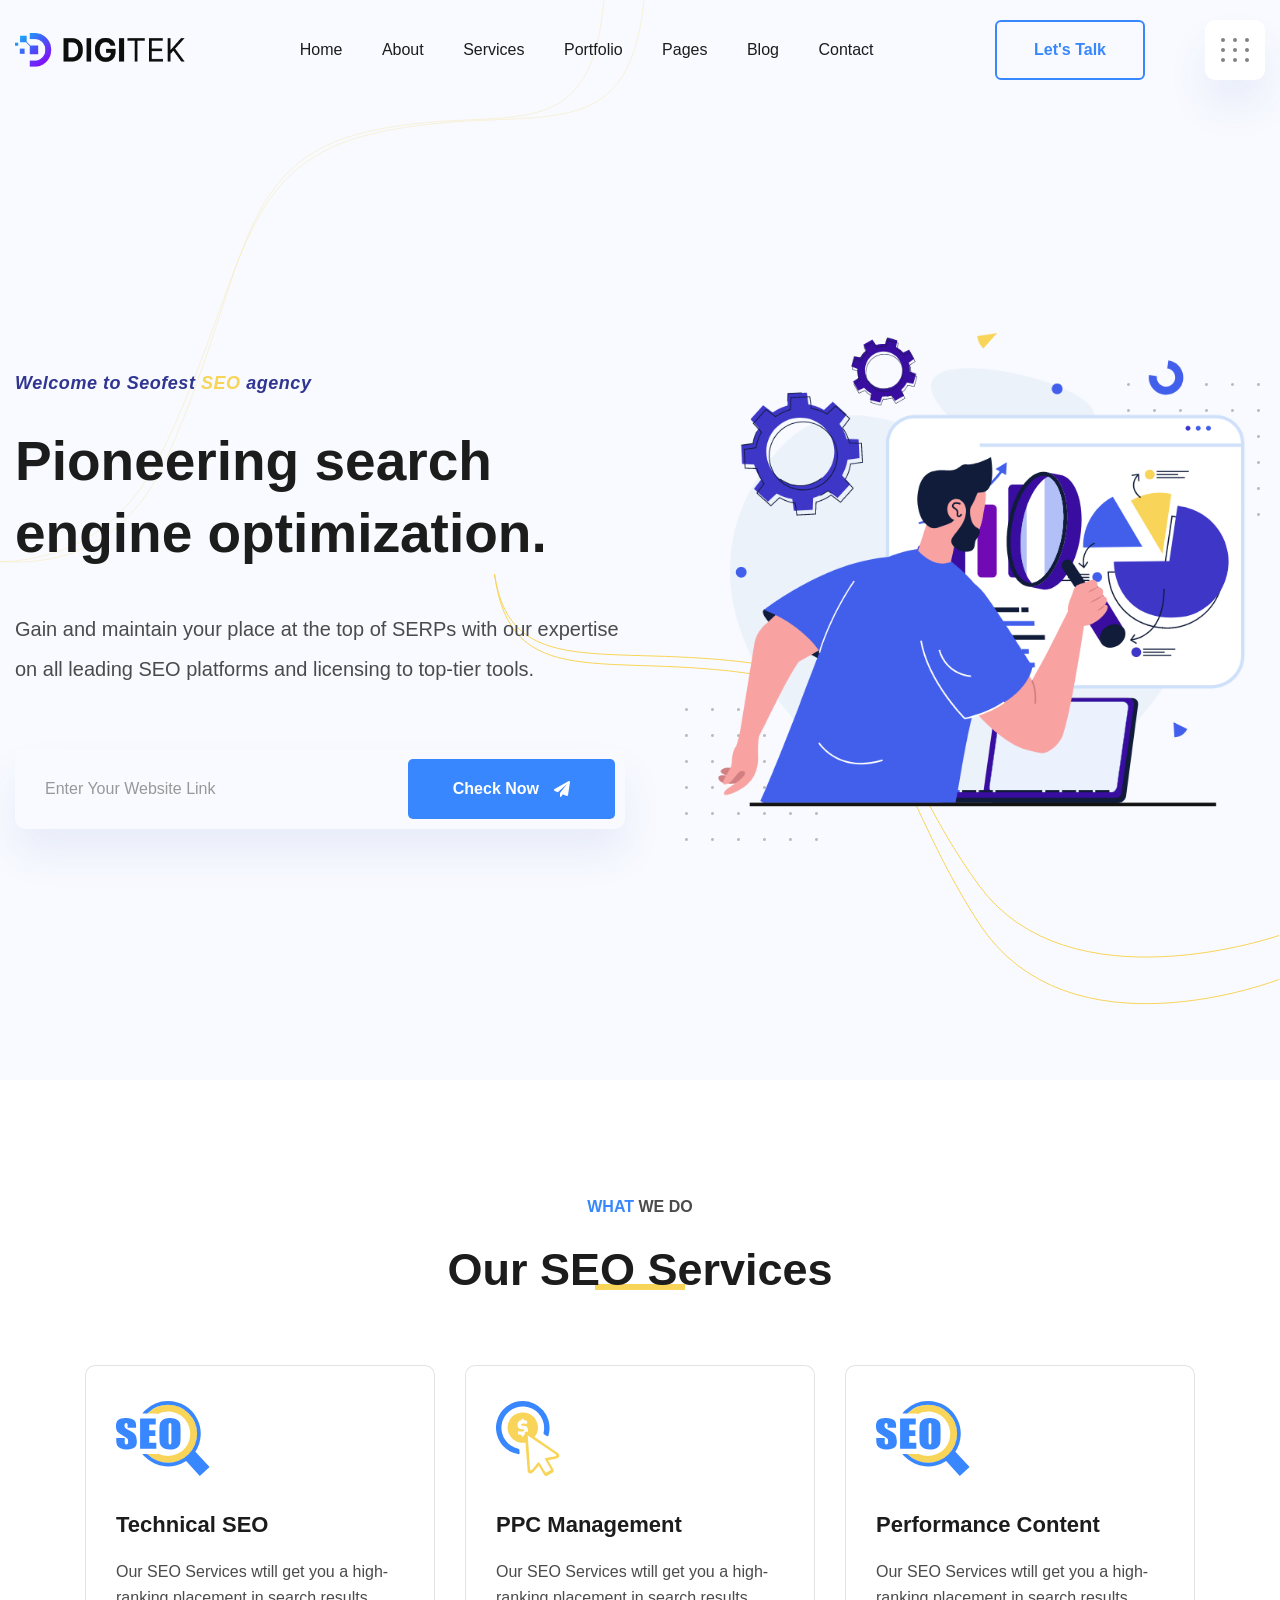
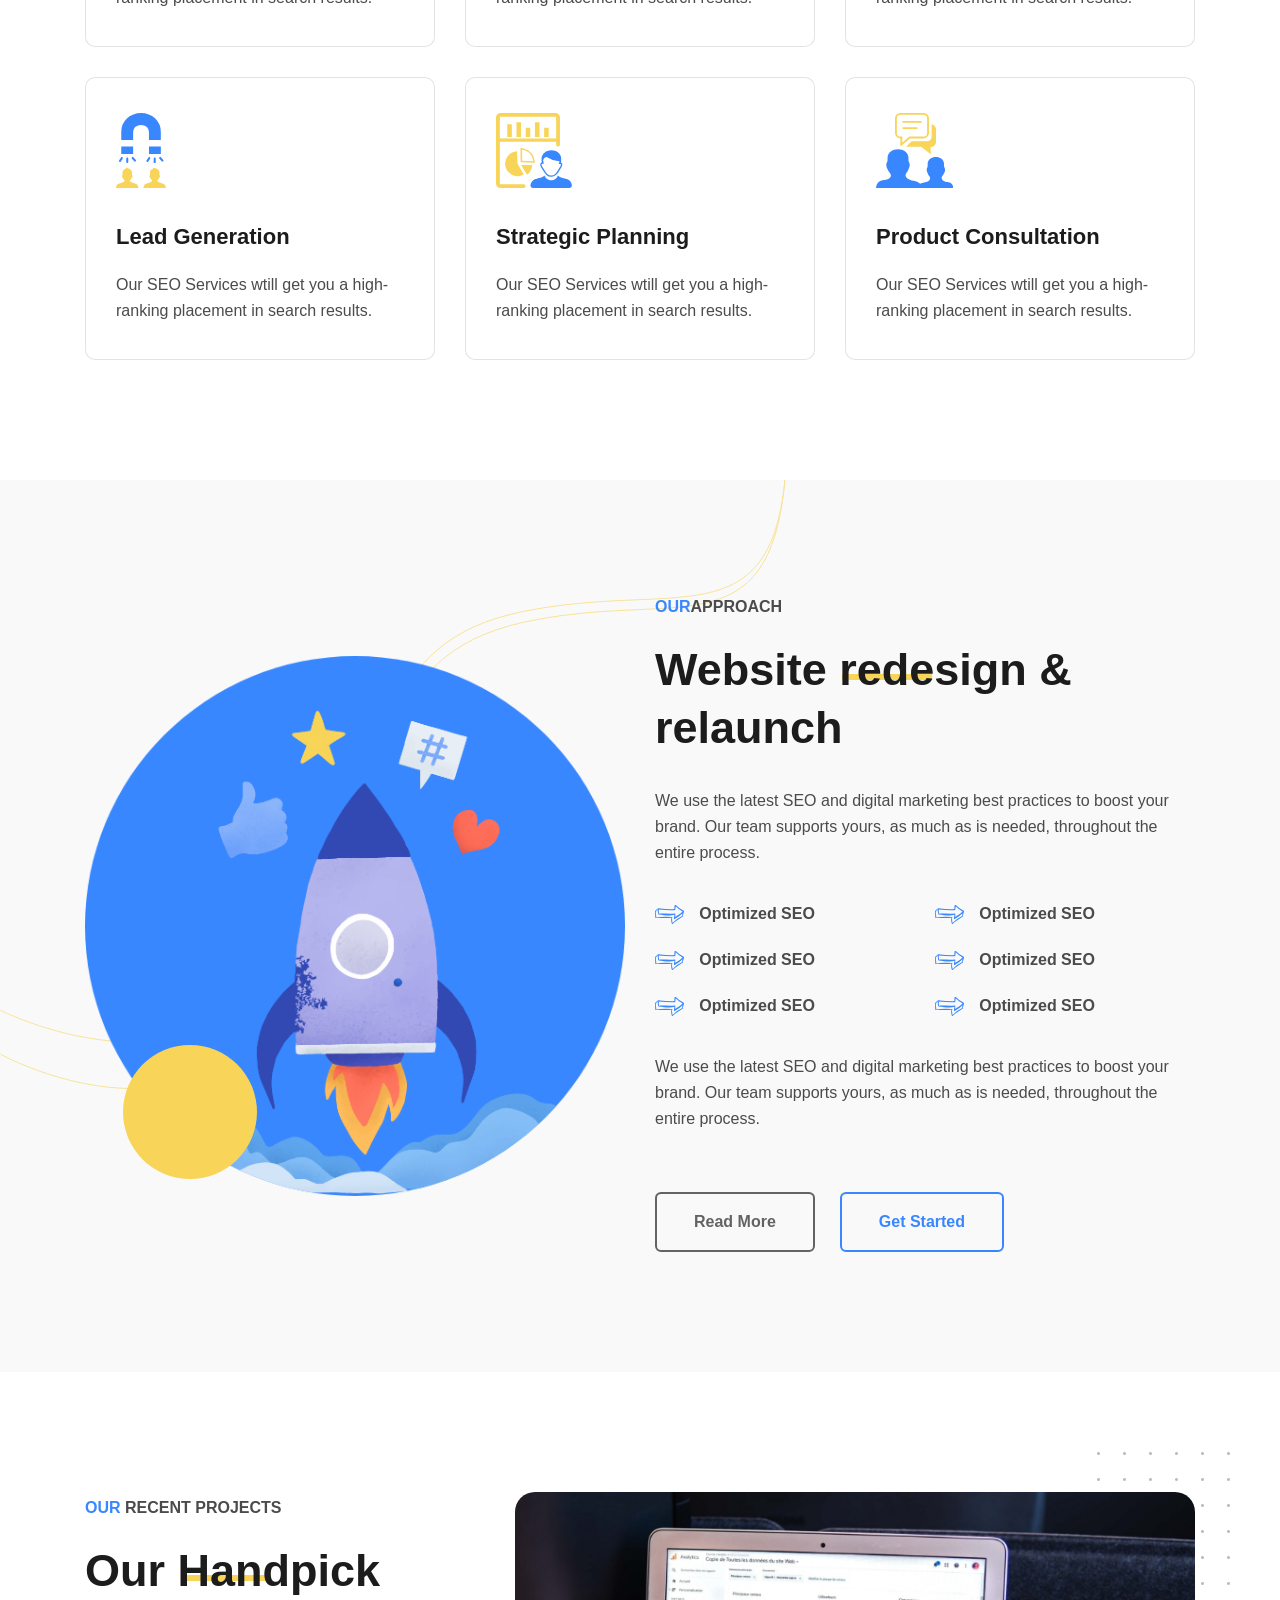
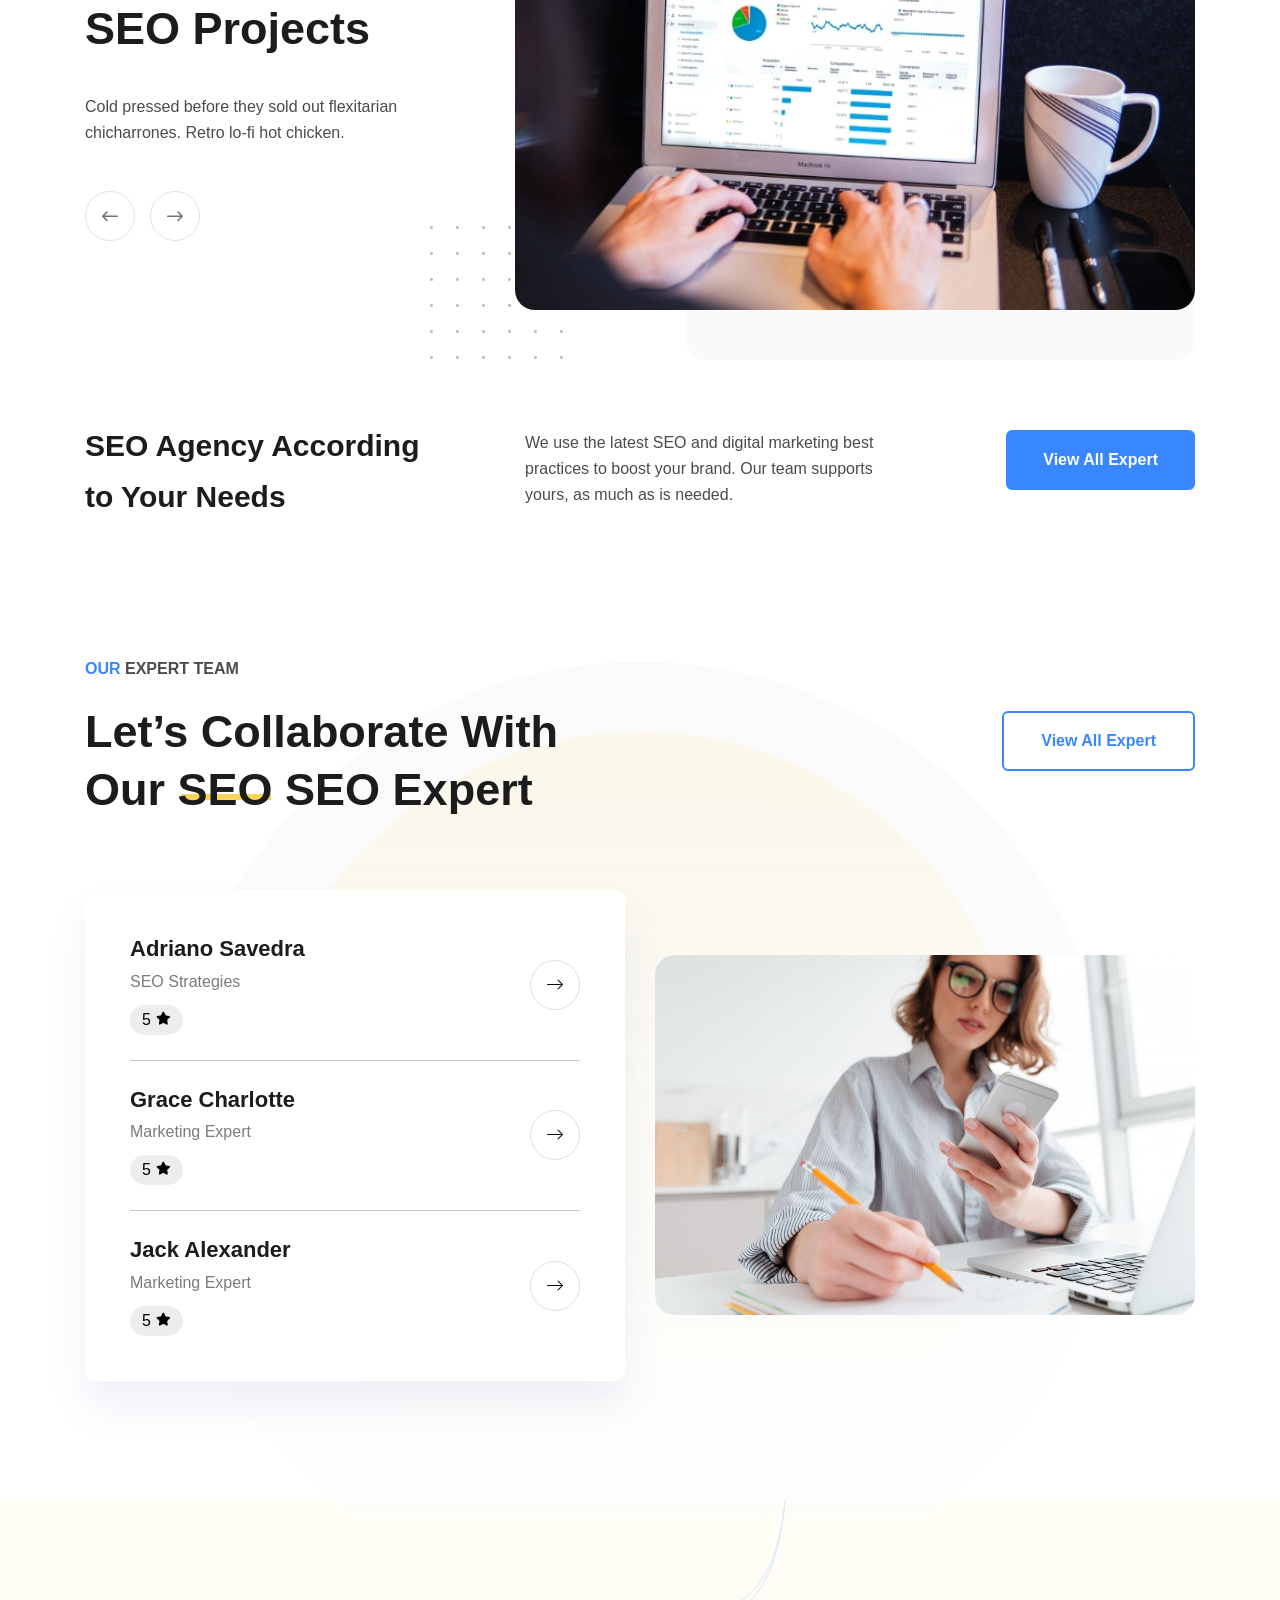
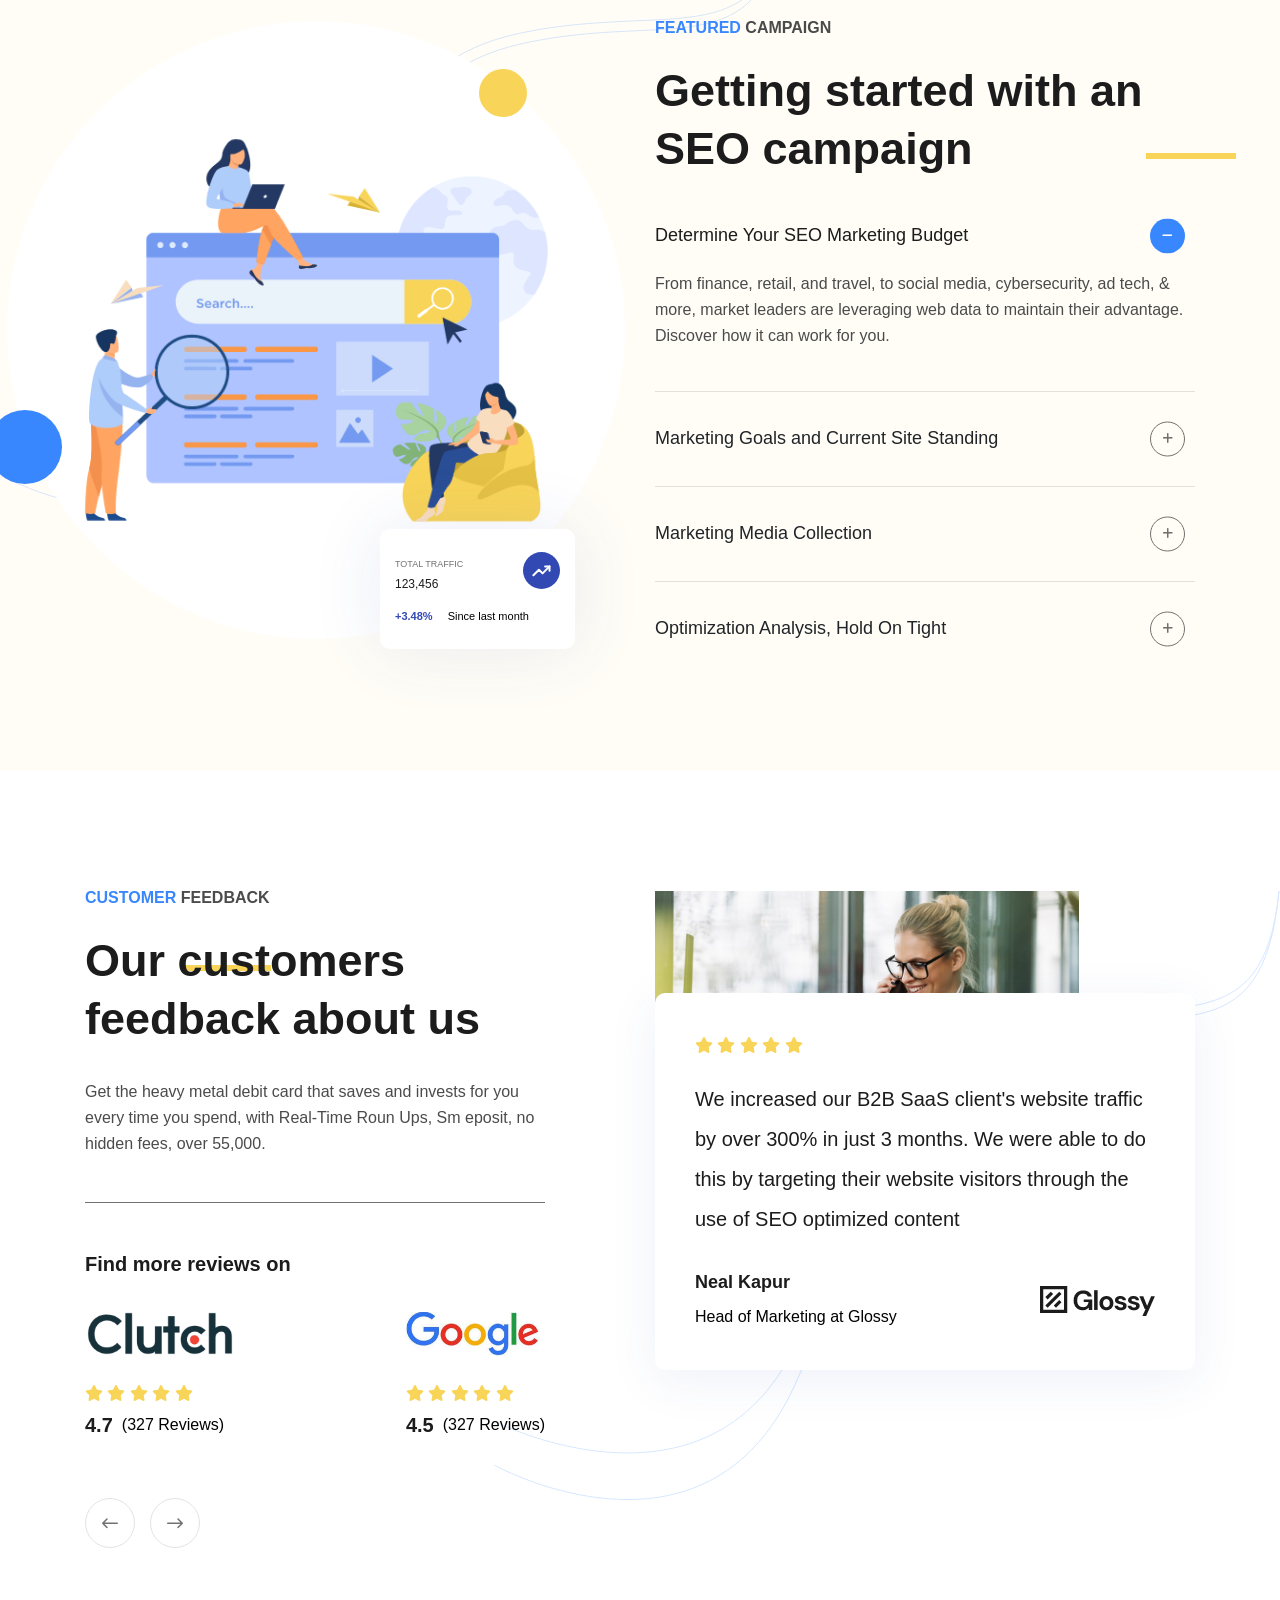
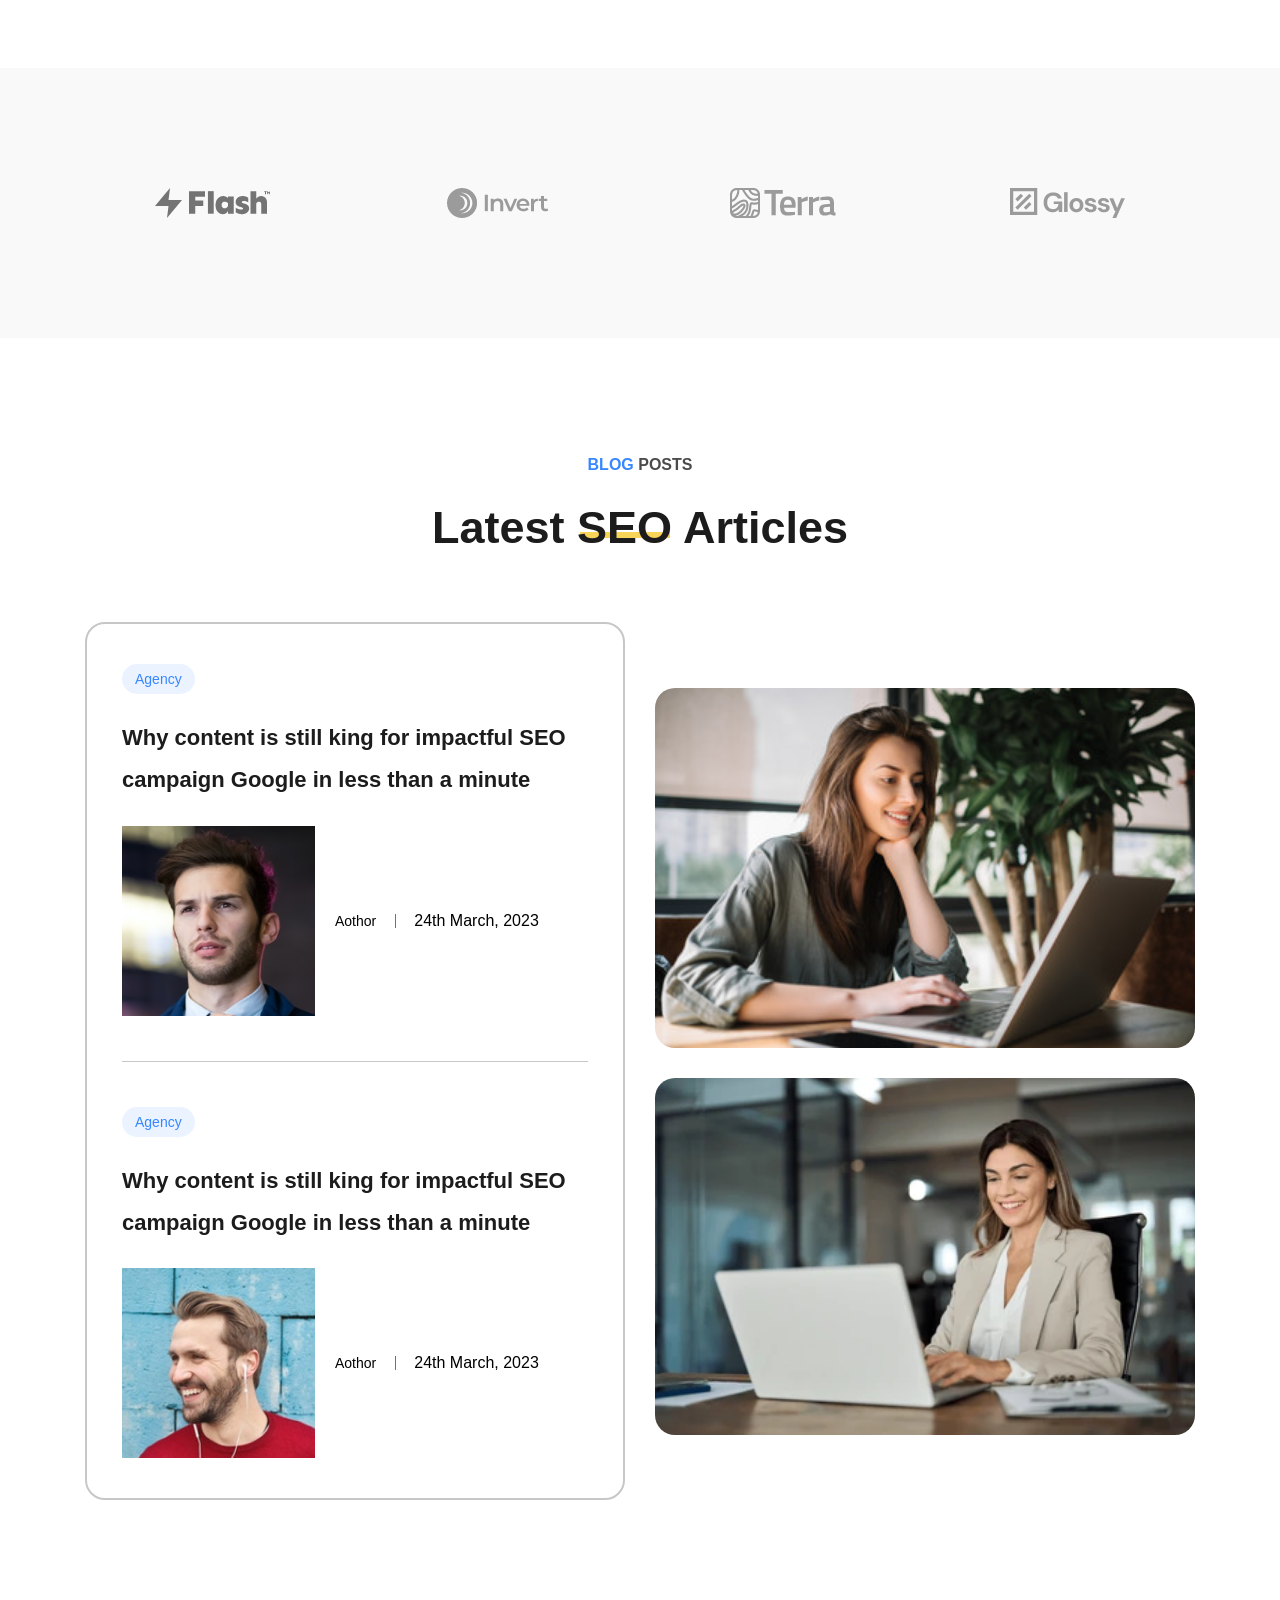
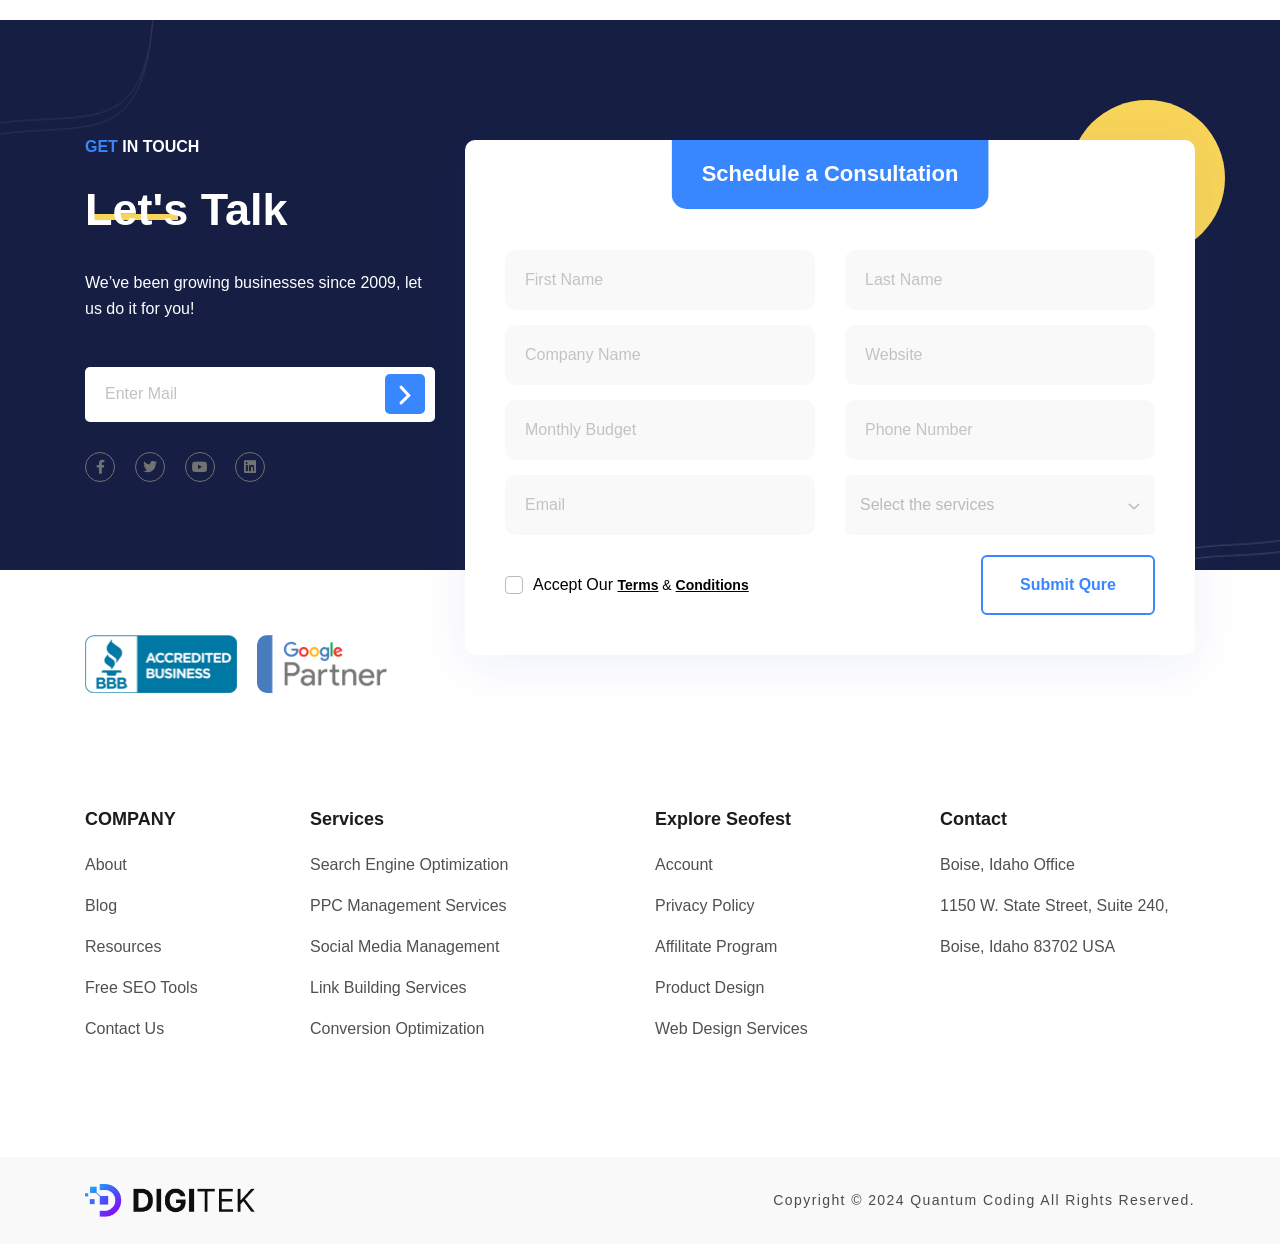
<file: index.html>
<!doctype html>
<html class="no-js" lang="zxx">
   <head>
      <meta charset="utf-8">
      <meta http-equiv="x-ua-compatible" content="ie=edge">
      <title>Digital Teck - SEO service HTML Template</title>
      <meta name="description" content="">
      <meta name="viewport" content="width=device-width, initial-scale=1">

      <!-- Place favicon.ico in the root directory -->
      <link rel="shortcut icon" type="image/x-icon" href="assets/img/favicon.png">

      <!-- CSS here -->
      <link rel="stylesheet" href="assets/app/css/bootstrap.min.css">
      <link rel="stylesheet" href="assets/app/css/meanmenu.min.css">
      <link rel="stylesheet" href="assets/app/css/animate.css">
      <link rel="stylesheet" href="assets/app/css/swiper-bundle.min.css">
      <link rel="stylesheet" href="assets/app/css/slick.css">
      <link rel="stylesheet" href="assets/app/css/backtotop.css">
      <link rel="stylesheet" href="assets/app/css/magnific-popup.css">
      <link rel="stylesheet" href="assets/app/css/fontawesome-pro.css">
      <link rel="stylesheet" href="assets/app/css/spacing.css">
      <link rel="stylesheet" href="assets/app/css/main.css">
   </head>
   <body>

      <!--[if lte IE 9]>
      <p class="browserupgrade">You are using an <strong>outdated</strong> browser. Please <a href="https://browsehappy.com/">upgrade your browser</a> to improve your experience and security.</p>
      <![endif]-->

      <!-- Offcanvas area start -->
      <div class="fix">
         <div class="offcanvas__info">
            <div class="offcanvas__wrapper">
               <div class="offcanvas__content">
                  <div class="offcanvas__top mb-40 d-flex justify-content-between align-items-center">
                     <div class="offcanvas__logo">
                        <a href="index.html">
                        <img src="assets/img/logo/logo.png" alt="logo not found">
                        </a>
                     </div>
                     <div class="offcanvas__close">
                        <button>
                           <i class="fal fa-times"></i>
                        </button>
                     </div>
                  </div>
                  <div class="offcanvas__search mb-25">
                     <form action="#">
                        <input type="text" placeholder="What are you searching for?">
                        <button type="submit" ><i class="far fa-search"></i></button>
                     </form>
                  </div>
                  <div class="mobile-menu fix mb-40"></div>
                  <div class="offcanvas__contact mt-30 mb-20">
                     <h4>Contact Info</h4>
                     <ul>
                        <li class="d-flex align-items-center">
                           <div class="offcanvas__contact-icon mr-15">
                              <i class="fal fa-map-marker-alt"></i>
                           </div>
                           <div class="offcanvas__contact-text">
                              <a target="_blank" href="https://www.google.com/maps/place/Dhaka/@23.7806207,90.3492859,12z/data=!3m1!4b1!4m5!3m4!1s0x3755b8b087026b81:0x8fa563bbdd5904c2!8m2!3d23.8104753!4d90.4119873">12/A, Mirnada City Tower, NYC</a>
                           </div>
                        </li>
                        <li class="d-flex align-items-center">
                           <div class="offcanvas__contact-icon mr-15">
                              <i class="far fa-phone"></i>
                           </div>
                           <div class="offcanvas__contact-text">
                              <a href="tel:+088889797697">+088889797697</a>
                           </div>
                        </li>
                        <li class="d-flex align-items-center">
                           <div class="offcanvas__contact-icon mr-15">
                              <i class="fal fa-envelope"></i>
                           </div>
                           <div class="offcanvas__contact-text">
                              <a href="tel:+012-345-6789"><span class="mailto:support@mail.com">support@mail.com</span></a>
                           </div>
                        </li>
                     </ul>
                  </div>
                  <div class="offcanvas__social">
                     <ul>
                        <li><a href="#"><i class="fab fa-facebook-f"></i></a></li>
                        <li><a href="#"><i class="fab fa-twitter"></i></a></li>
                        <li><a href="#"><i class="fab fa-youtube"></i></a></li>
                        <li><a href="#"><i class="fab fa-linkedin"></i></a></li>
                     </ul>
                  </div>
               </div>
            </div>
         </div>
      </div>
      <div class="offcanvas__overlay"></div>
      <div class="offcanvas__overlay-white"></div>
      <!-- Offcanvas area start -->
      
      <!-- Header area start -->
      <header>
         <div id="header-sticky" class="header__area header__transparent">
            <div class="container">
               <div class="row align-items-center">
                  <div class="col-xl-2 col-lg-2 col-6">
                     <div class="header__logo">
                        <a href="index.html">
                           <img src="assets/img/logo/logo.png" alt="logo not found">
                        </a>
                     </div>
                  </div>
                  <div class="col-xl-7 col-lg-9 d-none d-lg-block">
                     <div class="menu__main-wrapper d-flex justify-content-center">
                        <div class="main-menu d-none d-none d-lg-block">
                           <nav id="mobile-menu">
                              <ul>
                                 <li class="has-dropdown">
                                    <a href="index.html">Home</a>
                                 </li>
                                 <li>
                                    <a href="about.html">About</a>
                                 </li>
                                 <li>
                                    <a href="service.html">Services</a>
                                 </li>

                                 <li>
                                    <a href="project.html">Portfolio</a>
                                 </li>
                                 <li class="has-dropdown">
                                    <a href="#">Pages</a>
                                    <ul class="submenu">
                                       <li class="has-dropdown"><a href="about.html">about us</a></li>
                                       <li><a href="service.html">service</a></li>
                                       <li><a href="technical.html">Technical</a></li>
                                       <li><a href="project.html">Portfolio</a></li> 
                                       <li><a href="analys.html">Analys</a></li>
                                       <li><a href="team.html">team</a></li>
                                    </ul>
                                 </li>
                                 <li class="has-dropdown">
                                    <a href="blog.html">Blog</a>
                                    <ul class="submenu">
                                       <li><a href="blog.html">blog</a></li>
                                       <li><a href="blog-details.html">blog Details</a></li>
                                    </ul>
                                 </li>
                                 <li>
                                    <a href="contact.html">Contact</a>
                                 </li>
                              </ul>
                           </nav>
                        </div>
                     </div>
                  </div>
                  <div class="col-xl-3 col-lg-1 col-6">
                     <div class="header__right d-flex align-items-center justify-content-end">
                        <div class="header__btn d-none d-xl-block">
                           <a class="border__btn" href="contact.html">Let's Talk</a>
                        </div>
                        <div class="header__toggle d-lg-none">
                           <a class="sidebar__active" href="javascript:void(0)">
                              <div class="bar-icon">
                                 <span></span>
                                 <span></span>
                                 <span></span>
                              </div>
                           </a>
                        </div>
                        <div class="header__hamburger d-none d-lg-block ml-60">
                           <button class="humbager__icon sidebar__active">
                              <svg xmlns="http://www.w3.org/2000/svg" width="28" height="24" viewBox="0 0 28 24">
                                 <g id="Group_27406" data-name="Group 27406" transform="translate(-1629 -60)">
                                   <circle id="Ellipse_1144" data-name="Ellipse 1144" cx="2" cy="2" r="2" transform="translate(1641 60)" fill="#828282"/>
                                   <circle id="Ellipse_1145" data-name="Ellipse 1145" cx="2" cy="2" r="2" transform="translate(1653 60)" fill="#828282"/>
                                   <circle id="Ellipse_1146" data-name="Ellipse 1146" cx="2" cy="2" r="2" transform="translate(1629 60)" fill="#828282"/>
                                   <circle id="Ellipse_1147" data-name="Ellipse 1147" cx="2" cy="2" r="2" transform="translate(1641 70)" fill="#828282"/>
                                   <circle id="Ellipse_1148" data-name="Ellipse 1148" cx="2" cy="2" r="2" transform="translate(1653 70)" fill="#828282"/>
                                   <circle id="Ellipse_1149" data-name="Ellipse 1149" cx="2" cy="2" r="2" transform="translate(1629 70)" fill="#828282"/>
                                   <circle id="Ellipse_1150" data-name="Ellipse 1150" cx="2" cy="2" r="2" transform="translate(1641 80)" fill="#828282"/>
                                   <circle id="Ellipse_1151" data-name="Ellipse 1151" cx="2" cy="2" r="2" transform="translate(1653 80)" fill="#828282"/>
                                   <circle id="Ellipse_1152" data-name="Ellipse 1152" cx="2" cy="2" r="2" transform="translate(1629 80)" fill="#828282"/>
                                 </g>
                               </svg>
                           </button>
                        </div>
                     </div>
                  </div>
               </div>
            </div>
         </div>
      </header>
      <!-- Header area end -->
      
      <!-- Body main wrapper start -->
      <main>

      <!-- Hero area stat -->
      <section class="hero__area hero__hight d-flex align-items-center p-relative">
         <div class="hero__shape-3">
            <img src="assets/img/shape/hero-shape-3.png" alt="image not found">
         </div>
         <div class="hero__shape-4">
            <img src="assets/img/shape/hero-shape-4.png" alt="image not found">
         </div>
         <div class="container-fluid">
            <div class="hero__main-wrapper">
               <div class="row align-items-center">
                  <div class="col-xl-6 col-lg-6 col-md-6">
                     <div class="hero__content-wrapper">
                        <div class="hero__content mb-60">
                           <span class="wow fadeInUp" data-wow-delay=".2s">Welcome to Seofest <span>SEO</span> agency</span>
                           <h2 class="wow fadeInUp" data-wow-delay=".4s">Pioneering search engine optimization.</h2>
                           <p class="wow fadeInUp" data-wow-delay=".6s">Gain and maintain your place at the top of SERPs with our expertise on
                              all leading SEO platforms and licensing to top-tier tools.</p>
                        </div>
                        <div class="hero__search">
                           <form action="#">
                              <div class="hero__search-input wow fadeInUp" data-wow-delay=".8s">
                                 <input type="text" placeholder="Enter Your Website Link">
                                 <button type="submit">Check Now<i class="fa-solid fa-paper-plane"></i></button>
                              </div>
                           </form>
                        </div>
                     </div>
                  </div>
                  <div class="col-xl-6 col-lg-6 col-md-6">
                     <div class="hero__thumb-wrapper mb-60">
                        <div class="hero__thumb w-img">
                           <img src="assets/img/hero/hero-thumb-1.png" alt="image not found">
                        </div>
                        <div class="hero__shape-1">
                           <img class="parallaxed" src="assets/img/shape/dot.png" alt="image not found">
                        </div>
                        <div class="hero__shape-2">
                           <img class="parallaxed" src="assets/img/shape/dot.png" alt="image not found">
                        </div>
                     </div>
                  </div>
               </div>
            </div>
         </div>
      </section>
      <!-- Hero area end -->

      <!-- Service area start -->
      <section class="service__area pt-120 pb-90">
         <div class="container">
            <div class="row">
               <div class="col-12">
                  <div class="section__title-wrapper text-center mb-65">
                     <span class="section__subtitle">
                        <span>What</span> we do
                     </span>
                     <h2 class="section__title">
                        Our SEO Services
                        <span class="down__mark-middle"></span>
                     </h2>
                  </div>
               </div>
            </div>
            <div class="row wow fadeInUp" data-wow-delay=".3s">
               <div class="col-xl-4 col-lg-6 col-md-6">
                  <div class="service__item mb-30">
                     <div class="service__thumb include__bg" data-background="assets/img/service/service-1.jpg"></div>
                     <div class="service__icon transition-3">
                        <svg id="seocxc" xmlns="http://www.w3.org/2000/svg" width="93.573" height="75" viewBox="0 0 93.573 75">
                           <path id="Path_25607" data-name="Path 25607" d="M61.811,4.78A29.074,29.074,0,1,1,40.9,54.057h9.207a6.525,6.525,0,0,0,1.949-.289,22.17,22.17,0,1,0-.206-39.72,6.664,6.664,0,0,0-2.361-.426H40.938A28.955,28.955,0,0,1,61.811,4.78Z" transform="translate(-9.755 -1.14)" fill="#f8d458" fill-rule="evenodd"/>
                           <path id="Path_25608" data-name="Path 25608" d="M20.081,26.721H11.6V24.475a3.936,3.936,0,0,0-.327-2.01,1.243,1.243,0,0,0-1.074-.426,1.418,1.418,0,0,0-1.241.586,2.955,2.955,0,0,0-.419,1.751,4.362,4.362,0,0,0,.48,2.284A7.073,7.073,0,0,0,11.6,28.518q6.077,3.141,7.653,5.148t1.584,6.465a9.982,9.982,0,0,1-.883,4.782,6.611,6.611,0,0,1-3.389,2.574,15.047,15.047,0,0,1-5.848,1.043,14.852,14.852,0,0,1-6.26-1.2,6.331,6.331,0,0,1-3.389-3.054A13.791,13.791,0,0,1,.267,39v-2H8.75V40.7A4.3,4.3,0,0,0,9.108,42.9a1.463,1.463,0,0,0,1.264.487,1.558,1.558,0,0,0,1.355-.617,3.112,3.112,0,0,0,.442-1.828c0-1.782-.282-2.955-.845-3.5a27.9,27.9,0,0,0-4.272-2.764,42.508,42.508,0,0,1-4.5-2.833A6.643,6.643,0,0,1,.723,29.4,9.549,9.549,0,0,1,0,25.419a9.769,9.769,0,0,1,1.028-5.1A6.7,6.7,0,0,1,4.356,17.8,14.989,14.989,0,0,1,9.9,16.89a16.577,16.577,0,0,1,6.054.99,6.122,6.122,0,0,1,3.313,2.505,11.615,11.615,0,0,1,.815,5.125v1.211ZM52.026,0A32.726,32.726,0,0,1,79.409,50.64L93.573,66.075,83.811,75,70.157,59.976a32.712,32.712,0,0,1-41.266-4.1,33.3,33.3,0,0,1-2.62-2.955H31.1c.122.122.244.251.366.373A29.08,29.08,0,0,0,72.594,12.169h0a29.084,29.084,0,0,0-41.121,0l-.3.3H26.317a31.858,31.858,0,0,1,2.566-2.886A32.619,32.619,0,0,1,52.026,0ZM24.086,17.507H39.735v6.062h-6.5v5.8h6.092V35.12H33.239V41.8h7.112V47.86H24.086V17.507ZM64.552,35.3a56.592,56.592,0,0,1-.251,6.473,6.648,6.648,0,0,1-1.553,3.48A8.328,8.328,0,0,1,59.2,47.677a14.663,14.663,0,0,1-5.2.845,14.959,14.959,0,0,1-5.056-.8,8.322,8.322,0,0,1-3.61-2.383,6.684,6.684,0,0,1-1.63-3.465,57.069,57.069,0,0,1-.259-6.564V30.117a56.593,56.593,0,0,1,.251-6.473,6.708,6.708,0,0,1,1.553-3.48A8.281,8.281,0,0,1,48.8,17.743,14.664,14.664,0,0,1,54,16.9a14.959,14.959,0,0,1,5.056.8,8.322,8.322,0,0,1,3.61,2.383,6.711,6.711,0,0,1,1.63,3.465,57.071,57.071,0,0,1,.259,6.564V35.3ZM55.4,25.335a8.375,8.375,0,0,0-.267-2.7,1.074,1.074,0,0,0-1.089-.586,1.286,1.286,0,0,0-1.074.48,6.06,6.06,0,0,0-.373,2.818V39.514a12.475,12.475,0,0,0,.244,3.259c.16.419.541.617,1.135.617a1.109,1.109,0,0,0,1.173-.708,13.079,13.079,0,0,0,.251-3.389V25.335Z" fill="#3887fe"/>
                         </svg>
                     </div>
                     <div class="service__content">
                        <h3><a href="service.html">Technical SEO</a></h3>
                        <p>Our SEO Services wtill get you a high-ranking placement in search results.</p>
                     </div>
                     <div class="service__link">
                        <a href="service.html"><i class="fa-regular fa-arrow-right-long"></i></a>
                     </div>
                  </div>
               </div>
               <div class="col-xl-4 col-lg-6 col-md-6">
                  <div class="service__item mb-30">
                     <div class="service__thumb include__bg" data-background="assets/img/service/service-1.jpg"></div>
                     <div class="service__icon transition-3">
                        <svg xmlns="http://www.w3.org/2000/svg" width="63.448" height="75" viewBox="0 0 63.448 75">
                           <g id="Group_26741" data-name="Group 26741" transform="translate(-1030 -1643)">
                             <path id="ppc" d="M26.814,0A26.77,26.77,0,0,1,53.352,30.518a25.7,25.7,0,0,1-.763,3.632,1.361,1.361,0,0,1-2.148.714l-2.295-1.569a1.361,1.361,0,0,1-.519-1.52,21.289,21.289,0,0,0,.427-2.441,21.612,21.612,0,0,0,.146-2.545A21.362,21.362,0,1,0,22.359,47.7a1.373,1.373,0,0,1,1.08,1.221l.214,2.783a1.366,1.366,0,0,1-1.715,1.422,26.477,26.477,0,0,1-7.532-2.6A26.794,26.794,0,0,1,26.814,0Z" transform="translate(1029.949 1643)" fill="#3887fe"/>
                             <path id="ppc-2" data-name="ppc" d="M51.045,74.792a2.2,2.2,0,0,1-1.5.134,2.075,2.075,0,0,1-1.282-.964L42.891,64.7l-5.115,5.743a6.567,6.567,0,0,1-2.3,1.715,3.052,3.052,0,0,1-1.752.2,2.338,2.338,0,0,1-1.52-1.086,4.327,4.327,0,0,1-.568-1.947L29.512,41.577a15.216,15.216,0,1,1,9.2-5.493l23.09,15.8a4.358,4.358,0,0,1,1.4,1.465,2.313,2.313,0,0,1,.177,1.831,2.966,2.966,0,0,1-1.044,1.41,6.457,6.457,0,0,1-2.637,1.135h-.037l-7.5,1.605,5.341,9.3a2.081,2.081,0,0,1,.2,1.581,2.228,2.228,0,0,1-.928,1.288.2.2,0,0,1-.061.037l-5.542,3.2-.122.055ZM28.9,33.643l-.116-1.453V32.1a1.459,1.459,0,0,1,.134-.665,1.55,1.55,0,0,1,.494-.61.97.97,0,0,1,.3-.146,1.483,1.483,0,0,1,.647-.073,1.63,1.63,0,0,1,.61.189,1.068,1.068,0,0,1,.177.11l.555.378a6.915,6.915,0,0,0,.232-1.9v-.647a4.333,4.333,0,0,0-.458-2.014,3.369,3.369,0,0,0-1.361-1.4,4.486,4.486,0,0,0-2.264-.519h-1.3a1.52,1.52,0,0,1-.952-.25.9.9,0,0,1-.311-.751v-.183a.922.922,0,0,1,.238-.684,1.221,1.221,0,0,1,.659-.305,5.2,5.2,0,0,1,.97-.049c.61,0,1.288,0,2.032.049s1.416.073,2.014.122V19.763c-.378-.092-.8-.177-1.276-.262s-.977-.159-1.514-.214c-.25-.031-.507-.049-.769-.061V17.7h-2.1v1.526a4.883,4.883,0,0,0-2.551.995,3.906,3.906,0,0,0-1.282,3.2v.61a4.164,4.164,0,0,0,1.166,3.326,5.182,5.182,0,0,0,3.424.995h1.031a1.16,1.16,0,0,1,.708.214.732.732,0,0,1,.305.61v.232a.812.812,0,0,1-.214.61,1.367,1.367,0,0,1-.647.311,5.139,5.139,0,0,1-1.068.1H24.953c-.525,0-1.044-.031-1.556-.055s-.989-.061-1.428-.1v2.991c.336.092.684.171,1.05.238s.739.122,1.135.171.8.092,1.221.116h.183v1.66h2.1V33.813a10.613,10.613,0,0,0,1.257-.171ZM49.733,71.7a.22.22,0,0,0,.153,0h.055l4.968-2.783a.3.3,0,0,0,.1-.146.153.153,0,0,0,0-.116L49.269,58.343h0a.964.964,0,0,1-.11-.281.946.946,0,0,1,.739-1.111l8.417-1.41h0A4.419,4.419,0,0,0,60.1,54.8a1.1,1.1,0,0,0,.391-.476.427.427,0,0,0-.043-.372,2.252,2.252,0,0,0-.751-.739l-27.9-18.707.439,6.317,1.886,27.2a2.228,2.228,0,0,0,.262,1.025.421.421,0,0,0,.269.214,1.05,1.05,0,0,0,.61-.1A4.376,4.376,0,0,0,36.787,68l5.194-6.506h0a1.166,1.166,0,0,1,.232-.189.94.94,0,0,1,1.288.342l6.14,10a.14.14,0,0,0,.1.055Z" transform="translate(1029.949 1643)" fill="#f8d458"/>
                           </g>
                         </svg>       
                     </div>
                     <div class="service__content">
                        <h3><a href="service.html">PPC Management</a></h3>
                        <p>Our SEO Services wtill get you a high-ranking placement in search results.</p>
                     </div>
                     <div class="service__link">
                        <a href="service.html"><i class="fa-regular fa-arrow-right-long"></i></a>
                     </div>
                  </div>
               </div>
               <div class="col-xl-4 col-lg-6 col-md-6">
                  <div class="service__item mb-30">
                     <div class="service__thumb include__bg" data-background="assets/img/service/service-1.jpg"></div>
                     <div class="service__icon transition-3">
                        <svg id="seodvv" xmlns="http://www.w3.org/2000/svg" width="93.573" height="75" viewBox="0 0 93.573 75">
                           <path id="Path_2562107" data-name="Path 25607" d="M61.811,4.78A29.074,29.074,0,1,1,40.9,54.057h9.207a6.525,6.525,0,0,0,1.949-.289,22.17,22.17,0,1,0-.206-39.72,6.664,6.664,0,0,0-2.361-.426H40.938A28.955,28.955,0,0,1,61.811,4.78Z" transform="translate(-9.755 -1.14)" fill="#f8d458" fill-rule="evenodd"/>
                           <path id="Path_25605665218" data-name="Path 25608" d="M20.081,26.721H11.6V24.475a3.936,3.936,0,0,0-.327-2.01,1.243,1.243,0,0,0-1.074-.426,1.418,1.418,0,0,0-1.241.586,2.955,2.955,0,0,0-.419,1.751,4.362,4.362,0,0,0,.48,2.284A7.073,7.073,0,0,0,11.6,28.518q6.077,3.141,7.653,5.148t1.584,6.465a9.982,9.982,0,0,1-.883,4.782,6.611,6.611,0,0,1-3.389,2.574,15.047,15.047,0,0,1-5.848,1.043,14.852,14.852,0,0,1-6.26-1.2,6.331,6.331,0,0,1-3.389-3.054A13.791,13.791,0,0,1,.267,39v-2H8.75V40.7A4.3,4.3,0,0,0,9.108,42.9a1.463,1.463,0,0,0,1.264.487,1.558,1.558,0,0,0,1.355-.617,3.112,3.112,0,0,0,.442-1.828c0-1.782-.282-2.955-.845-3.5a27.9,27.9,0,0,0-4.272-2.764,42.508,42.508,0,0,1-4.5-2.833A6.643,6.643,0,0,1,.723,29.4,9.549,9.549,0,0,1,0,25.419a9.769,9.769,0,0,1,1.028-5.1A6.7,6.7,0,0,1,4.356,17.8,14.989,14.989,0,0,1,9.9,16.89a16.577,16.577,0,0,1,6.054.99,6.122,6.122,0,0,1,3.313,2.505,11.615,11.615,0,0,1,.815,5.125v1.211ZM52.026,0A32.726,32.726,0,0,1,79.409,50.64L93.573,66.075,83.811,75,70.157,59.976a32.712,32.712,0,0,1-41.266-4.1,33.3,33.3,0,0,1-2.62-2.955H31.1c.122.122.244.251.366.373A29.08,29.08,0,0,0,72.594,12.169h0a29.084,29.084,0,0,0-41.121,0l-.3.3H26.317a31.858,31.858,0,0,1,2.566-2.886A32.619,32.619,0,0,1,52.026,0ZM24.086,17.507H39.735v6.062h-6.5v5.8h6.092V35.12H33.239V41.8h7.112V47.86H24.086V17.507ZM64.552,35.3a56.592,56.592,0,0,1-.251,6.473,6.648,6.648,0,0,1-1.553,3.48A8.328,8.328,0,0,1,59.2,47.677a14.663,14.663,0,0,1-5.2.845,14.959,14.959,0,0,1-5.056-.8,8.322,8.322,0,0,1-3.61-2.383,6.684,6.684,0,0,1-1.63-3.465,57.069,57.069,0,0,1-.259-6.564V30.117a56.593,56.593,0,0,1,.251-6.473,6.708,6.708,0,0,1,1.553-3.48A8.281,8.281,0,0,1,48.8,17.743,14.664,14.664,0,0,1,54,16.9a14.959,14.959,0,0,1,5.056.8,8.322,8.322,0,0,1,3.61,2.383,6.711,6.711,0,0,1,1.63,3.465,57.071,57.071,0,0,1,.259,6.564V35.3ZM55.4,25.335a8.375,8.375,0,0,0-.267-2.7,1.074,1.074,0,0,0-1.089-.586,1.286,1.286,0,0,0-1.074.48,6.06,6.06,0,0,0-.373,2.818V39.514a12.475,12.475,0,0,0,.244,3.259c.16.419.541.617,1.135.617a1.109,1.109,0,0,0,1.173-.708,13.079,13.079,0,0,0,.251-3.389V25.335Z" fill="#3887fe"/>
                         </svg>
                     </div>
                     <div class="service__content">
                        <h3><a href="service.html">Performance Content</a></h3>
                        <p>Our SEO Services wtill get you a high-ranking placement in search results.</p>
                     </div>
                     <div class="service__link">
                        <a href="service.html"><i class="fa-regular fa-arrow-right-long"></i></a>
                     </div>
                  </div>
               </div>
               <div class="col-xl-4 col-lg-6 col-md-6">
                  <div class="service__item mb-30">
                     <div class="service__thumb include__bg" data-background="assets/img/service/service-1.jpg"></div>
                     <div class="service__icon transition-3">
                        <svg xmlns="http://www.w3.org/2000/svg" width="49.925" height="75" viewBox="0 0 49.925 75">
                           <g id="Group_27412" data-name="Group 27412" transform="translate(-535 -1727)">
                             <path id="attract-customers" d="M44.6,41.049V33.5H32.705v7.545ZM32.223,44.394a.94.94,0,0,1,1.428-.244,1.276,1.276,0,0,1,.214,1.63L32.07,48.545a.946.946,0,0,1-1.434.244,1.288,1.288,0,0,1-.214-1.636l1.8-2.765ZM43.21,45.841a1.3,1.3,0,0,1,0-1.654.94.94,0,0,1,1.453,0l2.216,2.527a1.294,1.294,0,0,1,0,1.66.94.94,0,0,1-1.453,0L43.2,45.841ZM37.43,45.78a1.032,1.032,0,1,1,2.045,0v3.107a1.032,1.032,0,1,1-2.045,0ZM4.761,44.394a.94.94,0,0,1,1.428-.244A1.276,1.276,0,0,1,6.4,45.78L4.6,48.551a.94.94,0,0,1-1.428.244A1.276,1.276,0,0,1,2.96,47.16l1.831-2.765Zm10.987,1.447a1.3,1.3,0,0,1,0-1.654.94.94,0,0,1,1.453,0l2.216,2.527a1.294,1.294,0,0,1,0,1.66.94.94,0,0,1-1.453,0l-2.222-2.533ZM9.968,45.78a1.1,1.1,0,0,1,1.019-1.19,1.1,1.1,0,0,1,1.025,1.19v3.107a1.111,1.111,0,0,1-.989,1.166,1.093,1.093,0,0,1-1.032-1.16V45.786Zm34.61-18.7V18.837A18.764,18.764,0,0,0,39.066,5.53h0a21.116,21.116,0,0,0-28.494,0h0A18.782,18.782,0,0,0,5.017,18.837v8.234H16.908V18.837a6.9,6.9,0,0,1,2.026-4.883h0a9.573,9.573,0,0,1,5.854-2.02,9.411,9.411,0,0,1,5.854,2.02h0a6.916,6.916,0,0,1,2.045,4.883v8.234ZM5.017,33.5v7.6H16.908V33.5Z" transform="translate(535.243 1727)" fill="#3887fe"/>
                             <path id="attract-customers-2" data-name="attract-customers" d="M34.384,65.166c-.378-.61-1.087-1.416-1.087-2.118a1.135,1.135,0,0,1,.763-1.032C34.024,61.406,34,60.8,34,60.222V59.166a3.925,3.925,0,0,1,.122-.659,3.766,3.766,0,0,1,1.685-2.136,4.676,4.676,0,0,1,.916-.439c.58-.208.3-1.184.934-1.221a8.466,8.466,0,0,1,4.883,2.35,3.772,3.772,0,0,1,.971,2.442L43.448,62.1a.867.867,0,0,1,.61.537c.2.818-.647,1.831-1.044,2.49s-1.758,2.545-1.758,2.564a.537.537,0,0,0,.122.3c2.167,2.973,8.546,1.1,8.546,7.014H27.468c0-5.915,6.36-4.041,8.546-7.014.11-.153.159-.238.153-.311s-1.6-2.3-1.74-2.527Zm-27.468,0c-.378-.61-1.087-1.416-1.087-2.118a1.135,1.135,0,0,1,.763-1.032c-.037-.61-.061-1.221-.061-1.795V59.166a3.925,3.925,0,0,1,.122-.659,3.766,3.766,0,0,1,1.685-2.136,4.675,4.675,0,0,1,.916-.439c.61-.208.3-1.184.934-1.221a8.484,8.484,0,0,1,4.883,2.35,3.772,3.772,0,0,1,.971,2.442L15.98,62.1a.867.867,0,0,1,.61.537c.2.818-.647,1.831-1.044,2.49s-1.758,2.545-1.758,2.564a.537.537,0,0,0,.122.3c2.167,2.973,8.546,1.1,8.546,7.014H0c0-5.915,6.36-4.041,8.546-7.014.11-.153.159-.238.153-.311s-1.6-2.3-1.74-2.527Z" transform="translate(535 1727)" fill="#f8d458"/>
                           </g>
                         </svg>                         
                     </div>
                     <div class="service__content">
                        <h3><a href="service.html">Lead Generation</a></h3>
                        <p>Our SEO Services wtill get you a high-ranking placement in search results.</p>
                     </div>
                     <div class="service__link">
                        <a href="service.html"><i class="fa-regular fa-arrow-right-long"></i></a>
                     </div>
                  </div>
               </div>
               <div class="col-xl-4 col-lg-6 col-md-6">
                  <div class="service__item mb-30">
                     <div class="service__thumb include__bg" data-background="assets/img/service/service-1.jpg"></div>
                     <div class="service__icon transition-3">
                        <svg xmlns="http://www.w3.org/2000/svg" width="75.95" height="75" viewBox="0 0 75.95 75">
                           <g id="Group_27411" data-name="Group 27411" transform="translate(-922 -1727)">
                             <path id="data-scientist" d="M50.552,62.4c2.169,6.382,11.241,6.623,13.283,0,5.018,4.517,12.979,1.142,14.114,10.219A2.431,2.431,0,0,1,75.412,75H38.969a2.431,2.431,0,0,1-2.537-2.379C37.51,63.988,45.8,66.677,50.552,62.4Zm-1.89-11.7a1.611,1.611,0,0,0-.768.241.685.685,0,0,0-.266.3,1.123,1.123,0,0,0-.089.5,5.113,5.113,0,0,0,.977,2.341l2.055,3.267a17.369,17.369,0,0,0,2.747,3.6,5.506,5.506,0,0,0,3.87,1.561A5.709,5.709,0,0,0,61.3,60.9a18.4,18.4,0,0,0,2.823-3.851l2.309-3.806c.469-1.066.634-1.719.457-2.036-.089-.178-.406-.241-.92-.216a2.3,2.3,0,0,1-1.269-.038l.933-2.633a17.985,17.985,0,0,1-10.543-2.975c-1.129-.717-1.465-1.541-2.588-1.459a3.806,3.806,0,0,0-2.125,1.155,5.481,5.481,0,0,0-1.224,2.4l.685,3.286a2.233,2.233,0,0,1-1.167,0Zm18.4-.945a1.611,1.611,0,0,1,1.047.85c.343.7.2,1.732-.444,3.21h0l-.038.082-2.347,3.832a19.138,19.138,0,0,1-3.058,4.142,6.978,6.978,0,0,1-5.03,1.992,6.807,6.807,0,0,1-4.777-1.9,18.174,18.174,0,0,1-2.981-3.876L47.38,54.815a6.045,6.045,0,0,1-1.18-3.026,2.455,2.455,0,0,1,.209-1.116,2.119,2.119,0,0,1,.749-.863,2.683,2.683,0,0,1,.539-.273,36.659,36.659,0,0,1-.082-4.808,8.19,8.19,0,0,1,.247-1.332,7.9,7.9,0,0,1,3.47-4.44,9.643,9.643,0,0,1,1.9-.907c3.946-1.427,9.173-.634,11.97,2.379a7.968,7.968,0,0,1,2.011,5.037l-.133,4.269Z" transform="translate(920 1727)" fill="#3887fe" fill-rule="evenodd"/>
                             <path id="data-scientist-2" data-name="data-scientist" d="M3.87,25.571H60.162V4.5a.565.565,0,0,0-.19-.444.577.577,0,0,0-.444-.19H4.5a.565.565,0,0,0-.444.19.488.488,0,0,0-.19.444Zm56.293,3.248H3.87v41.8a.577.577,0,0,0,.19.444.565.565,0,0,0,.444.19l23.2-.063h0a1.9,1.9,0,0,1,0,3.806H4.5a4.517,4.517,0,0,1-3.172-1.332A4.4,4.4,0,0,1,0,70.5V4.5A4.4,4.4,0,0,1,1.332,1.332,4.4,4.4,0,0,1,4.5,0H59.465a4.517,4.517,0,0,1,3.172,1.332A4.4,4.4,0,0,1,63.969,4.5V31.642a1.9,1.9,0,0,1-3.806,0ZM20.743,9.369h4.041a.241.241,0,0,1,.254.254V23.75a.241.241,0,0,1-.254.254H20.743a.241.241,0,0,1-.26-.254V9.623a.241.241,0,0,1,.26-.254Zm9.217,5.367h4.047a.241.241,0,0,1,.254.254V23.7a.241.241,0,0,1-.254.254H29.961a.241.241,0,0,1-.254-.254V14.99a.273.273,0,0,1,.254-.254Zm18.447,0h4.041a.241.241,0,0,1,.26.254V23.7a.241.241,0,0,1-.26.254H48.408a.241.241,0,0,1-.254-.254V14.99A.273.273,0,0,1,48.408,14.736ZM39.184,9.369h4.041a.241.241,0,0,1,.26.254V23.75a.241.241,0,0,1-.26.254H39.184a.241.241,0,0,1-.254-.254V9.623a.241.241,0,0,1,.254-.254ZM11.526,11.311h4.041a.241.241,0,0,1,.26.26V23.75a.241.241,0,0,1-.26.254H11.526a.241.241,0,0,1-.254-.254V11.571c-.051-.159.1-.26.254-.26Zm13.7,40.6L36.1,52.1a11.647,11.647,0,0,1-5.113,9.661l-5.76-9.883Zm-.6-3.324L24.505,35.9v-.844l.831.063h0a15.282,15.282,0,0,1,3.007.514A14.387,14.387,0,0,1,38.835,48.845l.063.831h-.837l-12.6-.381H24.74l-.127-.768Zm1.535-.768,11.07.317A13.093,13.093,0,0,0,30.386,38,13.956,13.956,0,0,0,26.7,36.729c-.216-.038-.438-.076-.634-.1l.127,11.133Zm-4.6,2.931,6.2,10.784a12.426,12.426,0,1,1-6.7-23.2Z" transform="translate(922 1727)" fill="#f8d458" fill-rule="evenodd"/>
                           </g>
                         </svg>                         
                     </div>
                     <div class="service__content">
                        <h3><a href="service.html">Strategic Planning </a></h3>
                        <p>Our SEO Services wtill get you a high-ranking placement in search results.</p>
                     </div>
                     <div class="service__link">
                        <a href="service.html"><i class="fa-regular fa-arrow-right-long"></i></a>
                     </div>
                  </div>
               </div>
               <div class="col-xl-4 col-lg-6 col-md-6">
                  <div class="service__item mb-30">
                     <div class="service__thumb include__bg" data-background="assets/img/service/service-1.jpg"></div>
                     <div class="service__icon transition-3">
                        <svg xmlns="http://www.w3.org/2000/svg" width="77.497" height="75" viewBox="0 0 77.497 75">
                           <g id="Group_26745" data-name="Group 26745" transform="translate(-1685 -1768)">
                             <path id="talk" d="M24.7,0H47.66a5.512,5.512,0,0,1,5.5,5.5V19.9a5.512,5.512,0,0,1-5.5,5.5H34.2l-8.344,7.183a.927.927,0,0,1-1.305-.1.94.94,0,0,1-.221-.631l.448-6.42H24.7a5.512,5.512,0,0,1-5.5-5.5V5.5A5.512,5.512,0,0,1,24.7,0ZM55.859,11.2a5.4,5.4,0,0,1,2.794,1.488A4.932,4.932,0,0,1,60.236,16.3V28.645a5.4,5.4,0,0,1-5.367,5.411h-.2l.574,7.492-9.839-7.726H30.392l5.443-5.531H51.3a4.585,4.585,0,0,0,4.572-4.572V11.2Zm-28.45,4.825a.933.933,0,0,1,0-1.86H41.057a.933.933,0,0,1,0,1.86Zm0-6.162a.946.946,0,0,1,0-1.892h17.7a.946.946,0,1,1,0,1.892Zm20.245-8.01H24.7A3.658,3.658,0,0,0,21.052,5.5V19.9A3.658,3.658,0,0,0,24.7,23.549h1.066a.927.927,0,0,1,.921,1l-.359,5.2,6.887-5.922a.94.94,0,0,1,.631-.271H47.654A3.658,3.658,0,0,0,51.3,19.9V5.5A3.658,3.658,0,0,0,47.654,1.854Z" transform="translate(1684.796 1768)" fill="#f8d458" fill-rule="evenodd"/>
                             <path id="talk-2" data-name="talk" d="M32.486,56.218c1.3-2.088,1.766-5.38.353-7.568-.568-.877-.341-2.3-.341-3.5,0-11.983-20.964-11.983-20.964,0,0,1.5.341,2.523-.467,3.727-1.381,1.993-.669,5.525.492,7.36,1.179,3.431,5.676,5.424,1.829,8.993S1.57,64.329,0,75H77.5c-1.432-8.621-8.2-4.232-11.012-8.054-2.378-3.191.631-3.841,1.564-6.628.933-1.469,1.507-4.308.4-5.909-.631-.952-.378-1.942-.378-3.153,0-9.643-16.429-9.643-16.429,0,0,.959.183,2.264-.271,2.964-1.135,1.766-.757,4.415.284,6.086.769,2.706,3.866,3.986,1.892,6.71s-6.553,2.2-9.391,3.847c-3-3.677-10.059-2.308-13.206-5.8-3.494-3.879.536-5.235,1.564-8.829Z" transform="translate(1685 1768)" fill="#3887fe" fill-rule="evenodd"/>
                           </g>
                         </svg>                         
                     </div>
                     <div class="service__content">
                        <h3><a href="service.html">Product Consultation</a></h3>
                        <p>Our SEO Services wtill get you a high-ranking placement in search results.</p>
                     </div>
                     <div class="service__link">
                        <a href="service.html"><i class="fa-regular fa-arrow-right-long"></i></a>
                     </div>
                  </div>
               </div>
            </div>
         </div>
      </section>
      <!-- Service area end -->

      <!-- Approach area start -->
      <div class="approach__area grey-bg p-relative z-index-11 pt-120 pb-60">
         <div class="approach__shape">
            <img src="assets/img/shape/approach-pattern.png" alt="image not found">
         </div>
         <div class="container">
            <div class="row align-items-center wow fadeInUp" data-wow-delay=".3s">
               <div class="col-xl-6 col-lg-6">
                  <div class="approach__thumb-wrapper mb-60 p-relative">
                     <div class="approach__thumb w-img ">
                        <img src="assets/img/approach/roket-thumb.png" alt="image not found">
                        <span class="approach__cercle"></span>
                     </div>
                  </div>
               </div>
               <div class="col-xl-6 col-lg-6">
                  <div class="approach__content-wrapper mb-60">
                     <div class="section__title-wrapper"> 
                        <span class="section__subtitle">
                           <span>OUR</span>APPROACH
                        </span>
                        <h2 class="section__title mb-30">
                           Website <span class="down__mark-line">redesign</span> & relaunch
                        </h2>
                        <p>We use the latest SEO and digital marketing best practices to boost your brand. Our team supports yours, as much as is needed, throughout the entire process.</p>
                     </div>
                     <div class="approach__features">
                        <div class="approach__features-item">
                           <div class="approach__arrow">
                              <img src="assets/img/svg/arrow-2.svg" alt="img not found">                            
                           </div>
                           <div class="approach__text">
                              <span>Optimized SEO</span>
                           </div>
                        </div>
                        <div class="approach__features-item">
                           <div class="approach__arrow">
                              <img src="assets/img/svg/arrow-2.svg" alt="img not found">                            
                           </div>
                           <div class="approach__text">
                              <span>Optimized SEO</span>
                           </div>
                        </div>
                        <div class="approach__features-item">
                           <div class="approach__arrow">
                              <img src="assets/img/svg/arrow-2.svg" alt="img not found">                            
                           </div>
                           <div class="approach__text">
                              <span>Optimized SEO</span>
                           </div>
                        </div>
                        <div class="approach__features-item">
                           <div class="approach__arrow">
                              <img src="assets/img/svg/arrow-2.svg" alt="img not found">                            
                           </div>
                           <div class="approach__text">
                              <span>Optimized SEO</span>
                           </div>
                        </div>
                        <div class="approach__features-item">
                           <div class="approach__arrow">
                              <img src="assets/img/svg/arrow-2.svg" alt="img not found">                            
                           </div>
                           <div class="approach__text">
                              <span>Optimized SEO</span>
                           </div>
                        </div>
                        <div class="approach__features-item">
                           <div class="approach__arrow">
                              <img src="assets/img/svg/arrow-2.svg" alt="img not found">                            
                           </div>
                           <div class="approach__text">
                              <span>Optimized SEO</span>
                           </div>
                        </div>
                     </div>
                     <p>We use the latest SEO and digital marketing best practices to boost your brand. Our team supports yours, as much as is needed, throughout the entire process.</p>
                     <div class="approac__btn-wrapper">
                        <a class="border__btn s-2" href="about.html">Read More</a>
                        <a class="border__btn" href="about.html">Get Started</a>
                     </div>
                  </div>
               </div>
            </div>
         </div>
      </div>
      <!-- Approach area start -->

      <!-- Project area start -->
      <div class="project__area p-relative z-index-1 pt-120 pb-120">
         <div class="container">
            <div class="row align-items-center wow fadeInUp" data-wow-delay=".3s">
               <div class="col-xl-4 col-lg-5">
                  <div class="section__left mb-60">
                     <div class="section__title-wrapper mb-45">
                        <span class="section__subtitle">
                           <span>Our</span> Recent Projects
                        </span>
                        <h2 class="section__title mb-35">
                           Our <span class="down__mark-line">Hand</span>pick SEO Projects
                        </h2>
                        <p>Cold pressed before they sold out flexitarian chicharrones. Retro lo-fi hot chicken. </p>
                     </div>
                     <!-- If we need navigation buttons -->
                     <div class="project__navigation"></div>
                  </div>
               </div>
               <div class="col-xl-8 col-lg-7">
                  <div class="projet__thumb-wrapper">
                     <div class="project__shape-1">
                        <img class="parallaxed" src="assets/img/shape/dot.png" alt="image not found">
                     </div>
                     <div class="project__shape-2">
                        <img class="parallaxed" src="assets/img/shape/dot.png" alt="image not found">
                     </div>
                     <div class="projet__thumb-inner">
                        <div class="project__active">
                           <div class="project__item">
                              <div class="projet__thumb w-im">
                                 <img src="assets/img/project/project-thumb.jpg" alt="image not found">
                              </div>
                           </div>
                           <div class="project__item">
                              <div class="projet__thumb w-im">
                                 <img src="assets/img/project/project-thumb.jpg" alt="image not found">
                              </div>
                           </div>
                        </div>
                     </div>
                  </div>
               </div>
            </div>
         </div>
      </div>
      <!-- Project area end -->

      <!-- Project cta area start -->
      <section class="project__cta-area">
         <div class="container">
            <div class="row align-items-sm-start">
               <div class="col-xl-4 col-lg-5">
                  <div class="project__title">
                     <h3>SEO Agency According
                        to Your Needs</h3>
                  </div>
               </div>
               <div class="col-xl-5 col-lg-4">
                  <div class="project__paragraph">
                     <p>We use the latest SEO and digital marketing best practices to boost your brand. Our team supports yours, as much as is needed.</p>
                  </div>
               </div>
               <div class="col-xl-3 col-lg-3">
                  <div class="project__view text-lg-end">
                     <a class="solid__btn" href="team.html">View All Expert</a>
                  </div>
               </div>
            </div>
         </div>
      </section>
       <!-- Project cta area end -->

      <!-- Expart area start -->
      <section class="expart__area p-relative z-index-11 pt-120 pb-60">
         <div class="expart__cercle-1"></div>
         <div class="expart__cercle-2"></div>
         <div class="container">
            <div class="expart__top mb-70">
               <div class="row align-items-center wow fadeInUp" data-wow-delay=".3s">
                  <div class="col-xl-6 col-lg-6">
                     <div class="section__title-wrapper"> 
                        <span class="section__subtitle">
                           <span>Our</span>  expert team
                        </span>
                        <h2 class="section__title">
                           Let’s Collaborate With Our <span class="down__mark-line">SEO</span> SEO Expert
                        </h2>
                     </div>
                  </div>
                  <div class="col-xl-6 col-lg-6">
                     <div class="expart__view text-lg-end">
                        <a class="border__btn" href="team.html">View All Expert</a>
                     </div>
                  </div>
               </div>
            </div>
            <div class="row align-items-center wow fadeInUp" data-wow-delay=".3s">
               <div class="col-xl-6 col-lg-6">
                  <div class="expart__content-wrapper mb-60">
                     <div class="expart__service-item">
                        <div class="expart__content">
                           <h3><a href="team.html">Adriano Savedra</a></h3>
                           <p>SEO Strategies</p>
                           <div class="expart__reating">
                              <span>5</span>
                              <span><i class="fa-solid fa-star"></i></span>
                           </div>
                        </div>
                        <div class="expart__link">
                           <a href="team.html"><i class="fa-light fa-arrow-right-long"></i></a>
                        </div>
                     </div>
                     <div class="expart__service-item">
                        <div class="expart__content">
                           <h3><a href="team.html">Grace Charlotte</a></h3>
                           <p>Marketing Expert</p>
                           <div class="expart__reating">
                              <span>5</span>
                              <span><i class="fa-solid fa-star"></i></span>
                           </div>
                        </div>
                        <div class="expart__link">
                           <a href="team.html"><i class="fa-light fa-arrow-right-long"></i></a>
                        </div>
                     </div>
                     <div class="expart__service-item">
                        <div class="expart__content">
                           <h3><a href="team.html">Jack Alexander</a></h3>
                           <p>Marketing Expert</p>
                           <div class="expart__reating">
                              <span>5</span>
                              <span><i class="fa-solid fa-star"></i></span>
                           </div>
                        </div>
                        <div class="expart__link">
                           <a href="team.html"><i class="fa-light fa-arrow-right-long"></i></a>
                        </div>
                     </div>
                  </div>
               </div>
               <div class="col-xl-6 col-lg-6">
                  <div class="expart__thumb mb-60">
                     <img src="assets/t2.jpg" alt="image not found">
                  </div>
               </div>
            </div>
         </div>
      </section>
      <!-- Expart area end -->

      <!-- Features area start -->
      <section class="features__area p-relative features-bg pt-120 pb-35">
         <div class="features__pattern">
            <img src="assets/img/shape/features-shape.png" alt="image not found">
         </div>
         <div class="container">
            <div class="row wow fadeInUp" data-wow-delay=".3s">
               <div class="col-xl-6 col-lg-6">
                  <div class="features__thumb-wrapper mb-60">
                     <div class="features__thumb">
                        <img src="assets/img/features/1.png" alt="image not found">
                     </div>
                     <div class="features__cercle-1"></div>
                     <div class="features__cercle-2"></div>
                     <div class="features__shape-1 wow bounceInUp" data-wow-delay=".5s">
                        <div class="features__shape-content">
                           <div class="features__traffic">
                              <div class="content">
                                 <span>TOTAL TRAFFIC</span>
                                 <h5>123,456</h5>
                              </div>
                              <div class="icon">
                                 <svg xmlns="http://www.w3.org/2000/svg" width="18.953" height="11.624" viewBox="0 0 18.953 11.624">
                                    <g id="trending-up" transform="translate(1.414 1.414)">
                                       <path id="Path_473" data-name="Path 473" d="M17.125,6l-6.963,6.963L6.5,9.3,1,14.8" transform="translate(-1 -6)" fill="none" stroke="#fff" stroke-linecap="round" stroke-linejoin="round" stroke-width="2"></path>
                                       <path id="Path_474" data-name="Path 474" d="M17,6h4.4v4.4" transform="translate(-5.273 -6)" fill="none" stroke="#fff" stroke-linecap="round" stroke-linejoin="round" stroke-width="2"></path>
                                    </g>
                                    </svg>                            
                              </div>
                           </div>
                           <div class="persentence">
                              <h6>+3.48%</h6>
                              <span>Since last month</span>
                           </div>
                        </div>
                     </div>
                  </div>
               </div>
               <div class="col-xl-6 col-lg-6">
                  <div class="features__content-wrapper">
                     <div class="section__title-wrapper mb-10">
                        <span class="section__subtitle">
                           <span>featured</span> campaign
                        </span>
                        <h2 class="section__title">
                           Getting started with an <span class="down__mark-line">SEO</span> campaign
                        </h2>
                     </div>
                     <div class="bd-faq__wrapper mb-60">
                        <div class="bd-faq__accordion" data-aos="fade-left" data-aos-duration="1000">
                           <div class="accordion" id="accordionExample">
                              <div class="accordion-item">
                                 <h2 class="accordion-header" id="headingOne">
                                    <button class="accordion-button" type="button" data-bs-toggle="collapse"
                                       data-bs-target="#collapseOne" aria-expanded="true" aria-controls="collapseOne">
                                       Determine Your SEO Marketing Budget
                                    </button>
                                 </h2>
                                 <div id="collapseOne" class="accordion-collapse collapse show"
                                    aria-labelledby="headingOne" data-bs-parent="#accordionExample">
                                    <div class="accordion-body">
                                       <p>From finance, retail, and travel, to social media, cybersecurity, ad
                                          tech, & more, market leaders are leveraging web data to maintain
                                          their advantage. Discover how it can work for you.</p>
                                    </div>
                                 </div>
                              </div>
                              <div class="accordion-item">
                                 <h2 class="accordion-header" id="headingTwo">
                                    <button class="accordion-button collapsed" type="button" data-bs-toggle="collapse"
                                       data-bs-target="#collapseTwo" aria-expanded="false" aria-controls="collapseTwo">
                                       Marketing Goals and Current Site Standing
                                    </button>
                                 </h2>
                                 <div id="collapseTwo" class="accordion-collapse collapse" aria-labelledby="headingTwo"
                                    data-bs-parent="#accordionExample">
                                    <div class="accordion-body">
                                       <p>From finance, retail, and travel, to social media, cybersecurity, ad
                                          tech, & more, market leaders are leveraging web data to maintain
                                          their advantage. Discover how it can work for you.</p>
                                    </div>
                                 </div>
                              </div>
                              <div class="accordion-item">
                                 <h2 class="accordion-header" id="headingThree">
                                    <button class="accordion-button collapsed" type="button" data-bs-toggle="collapse"
                                       data-bs-target="#collapseThree" aria-expanded="false" aria-controls="collapseThree">
                                       Marketing Media Collection
                                    </button>
                                 </h2>
                                 <div id="collapseThree" class="accordion-collapse collapse" aria-labelledby="headingThree"
                                    data-bs-parent="#accordionExample">
                                    <div class="accordion-body">
                                       <p>From finance, retail, and travel, to social media, cybersecurity, ad
                                          tech, & more, market leaders are leveraging web data to maintain
                                          their advantage. Discover how it can work for you.</p>
                                    </div>
                                 </div>
                              </div>
                              <div class="accordion-item">
                                 <h2 class="accordion-header" id="headingFour">
                                    <button class="accordion-button collapsed" type="button" data-bs-toggle="collapse"
                                       data-bs-target="#collapseFour" aria-expanded="false" aria-controls="collapseFour">
                                       Optimization Analysis, Hold On Tight
                                    </button>
                                 </h2>
                                 <div id="collapseFour" class="accordion-collapse collapse" aria-labelledby="headingFour"
                                    data-bs-parent="#accordionExample">
                                    <div class="accordion-body">
                                       <p>From finance, retail, and travel, to social media, cybersecurity, ad
                                          tech, & more, market leaders are leveraging web data to maintain
                                          their advantage. Discover how it can work for you.</p>
                                    </div>
                                 </div>
                              </div>
                           </div>
                        </div>
                     </div>
                  </div>
               </div>
            </div>
         </div>
      </section>
      <!-- Features area end -->

      <!-- Feedback area start -->
      <section class="feedback__area pt-120 pb-60">
         <div class="feedback__pattren">
            <img src="assets/img/shape/feedback-pattren.png" alt="image not found">
         </div>
         <div class="container">
            <div class="row wow fadeInUp" data-wow-delay=".3s">
               <div class="col-xl-6 col-lg-6">
                  <div class="feedback__content-wrapper mb-60">
                     <div class="section__title-wrapper">
                        <span class="section__subtitle">
                           <span>customer </span> feedback
                        </span>
                        <h2 class="section__title mb-30">
                           Our <span class="down__mark-line">customers</span> feedback about us 
                        </h2>
                     </div>
                     <p>Get the heavy metal debit card that saves and invests for you every time  you spend, with Real-Time Roun Ups, Sm eposit, no hidden fees, over 55,000.</p>
                     <div class="feedback__review-wrapper mb-60">
                        <h6>Find more reviews on</h6>
                        <div class="feedback__review-inner">
                           <div class="feedback__review-item">
                              <div class="eedback__review-thumb">
                                 <img src="assets/img/feedback/review-1.png" alt="">
                              </div>
                              <div class="feedback__review-icon">
                                 <i class="fa-solid fa-star"></i>
                                 <i class="fa-solid fa-star"></i>
                                 <i class="fa-solid fa-star"></i>
                                 <i class="fa-solid fa-star"></i>
                                 <i class="fa-solid fa-star"></i>
                              </div>
                              <div class="feedback__review-text">
                                 <h6>4.7</h6><span>(327 Reviews)</span>
                              </div>
                           </div>
                           <div class="feedback__review-item">
                              <div class="eedback__review-thumb">
                                 <img src="assets/img/feedback/review-2.png" alt="">
                              </div>
                           <div class="feedback__review-icon">
                                 <i class="fa-solid fa-star"></i>
                                 <i class="fa-solid fa-star"></i>
                                 <i class="fa-solid fa-star"></i>
                                 <i class="fa-solid fa-star"></i>
                                 <i class="fa-solid fa-star"></i>
                              </div>
                              <div class="feedback__review-text">
                                 <h6>4.5</h6><span>(327 Reviews)</span>
                              </div>
                           </div>
                        </div>
                     </div>
                     <!-- If we need navigation buttons -->
                     <div class="feedback__navigation"></div>
                  </div>
               </div>
               <div class="col-xl-6 col-lg-6">
                  <div class="feedback__right mb-60">
                     <div class="feedbacK__thumb">
                        <img src="assets/t3.jpg" alt="image not found">
                        <div class="feedbacK__content-wrapper space">
                           <div class="feedback__active">
                              <div class="feedbacK__content">
                                 <div class="feedback__review-icon">
                                    <i class="fa-solid fa-star"></i>
                                    <i class="fa-solid fa-star"></i>
                                    <i class="fa-solid fa-star"></i>
                                    <i class="fa-solid fa-star"></i>
                                    <i class="fa-solid fa-star"></i>
                                 </div>
                                 <p>We increased our B2B SaaS client's website traffic by over 300% in just 3 months. We were able to do this by targeting their website visitors through the use of SEO optimized content</p>
                                 <div class="feedback__meta">
                                    <div class="feedback__meta-author">
                                       <h5>Neal Kapur</h5>
                                       <span>Head of Marketing at Glossy</span>
                                    </div>
                                    <div class="feedback__meta-thumb">
                                       <img src="assets/img/feedback/author-1.png" alt="image not found">
                                    </div>
                                 </div>
                              </div>
                              <div class="feedbacK__content">
                                 <div class="feedback__review-icon">
                                    <i class="fa-solid fa-star"></i>
                                    <i class="fa-solid fa-star"></i>
                                    <i class="fa-solid fa-star"></i>
                                    <i class="fa-solid fa-star"></i>
                                    <i class="fa-solid fa-star"></i>
                                 </div>
                                 <p>We increased our B2B SaaS client's website traffic by over 300% in just 3 months. We were able to do this by targeting their website visitors through the use of SEO optimized content</p>
                                 <div class="feedback__meta">
                                    <div class="feedback__meta-author">
                                       <h5>Neal Kapur</h5>
                                       <span>Head of Marketing at Glossy</span>
                                    </div>
                                    <div class="feedback__meta-thumb">
                                       <img src="assets/img/feedback/author-1.png" alt="image not found">
                                    </div>
                                 </div>
                              </div>
                              <div class="feedbacK__content">
                                 <div class="feedback__review-icon">
                                    <i class="fa-solid fa-star"></i>
                                    <i class="fa-solid fa-star"></i>
                                    <i class="fa-solid fa-star"></i>
                                    <i class="fa-solid fa-star"></i>
                                    <i class="fa-solid fa-star"></i>
                                 </div>
                                 <p>We increased our B2B SaaS client's website traffic by over 300% in just 3 months. We were able to do this by targeting their website visitors through the use of SEO optimized content</p>
                                 <div class="feedback__meta">
                                    <div class="feedback__meta-author">
                                       <h5>Neal Kapur</h5>
                                       <span>Head of Marketing at Glossy</span>
                                    </div>
                                    <div class="feedback__meta-thumb">
                                       <img src="assets/img/feedback/author-1.png" alt="image not found">
                                    </div>
                                 </div>
                              </div>
                           </div>
                        </div>
                     </div>
                  </div>
               </div>
            </div>
         </div>
      </section>
      <!-- Feedback area end -->

      <!-- Brand area start -->
      <div class="brand__area grey-bg pt-120 pb-120">
         <div class="container">
            <div class="row justify-content-center">
               <div class="col-12">
                  <div class="swiper brand__active">
                     <div class="swiper-wrapper">
                        <div class="swiper-slide">
                           <div class="singel__brand">
                              <img src="assets/img/brand/1.png" alt="image not found">
                           </div>
                        </div>
                        <div class="swiper-slide">
                           <div class="singel__brand">
                              <img src="assets/img/brand/2.png" alt="image not found">
                           </div>
                        </div>
                        <div class="swiper-slide">
                           <div class="singel__brand">
                              <img src="assets/img/brand/3.png" alt="image not found">
                           </div>
                        </div>
                        <div class="swiper-slide">
                           <div class="singel__brand">
                              <img src="assets/img/brand/4.png" alt="image not found">
                           </div>
                        </div>
                        <div class="swiper-slide">
                           <div class="singel__brand">
                              <img src="assets/img/brand/5.png" alt="image not found">
                           </div>
                        </div>
                     </div>
                  </div>
               </div>
            </div>
         </div>
      </div>
      <!-- Brand area start -->

      <!-- Blog area start -->
      <div class="blog__area pt-120 pb-90">
         <div class="container">
            <div class="row wow fadeInUp" data-wow-delay=".3s">
               <div class="col-12">
                  <div class="section__title-wrapper text-center mb-65">
                     <span class="section__subtitle">
                        <span>BLOG </span>POSTS
                     </span>
                     <h2 class="section__title">Latest
                        <span class="down__mark-line">SEO</span> Articles
                     </h2>
                  </div>
               </div>
            </div>
            <div class="row align-items-center wow fadeInUp" data-wow-delay=".3s">
               <div class="col-xl-6 col-lg-6">
                  <div class="blog__content-wrapper mb-30">
                     <div class="blog__content-item">
                        <div class="blog__content">
                           <span>Agency</span>
                           <h3><a href="blog-details.html">Why content is still king for impactful SEO
                              campaign Google in less than a minute</a></h3>
                        </div>
                        <div class="blog__meta">
                           <div class="blog__meta-thumb">
                              <img src="assets/img/team/pic-1.png" alt="image not found">
                           </div>
                           <div class="blog__meta-author">
                              <span>Aothor</span>
                              <span>24th March, 2023</span>
                           </div>
                        </div>
                     </div>
                     <div class="blog__content-item">
                        <div class="blog__content">
                           <span>Agency</span>
                           <h3><a href="blog-details.html">Why content is still king for impactful SEO
                              campaign Google in less than a minute</a></h3>
                        </div>
                        <div class="blog__meta">
                           <div class="blog__meta-thumb">
                              <img src="assets/img/team/pic-2.png" alt="image not found">
                           </div>
                           <div class="blog__meta-author">
                              <span>Aothor</span>
                              <span>24th March, 2023</span>
                           </div>
                        </div>
                     </div>
                  </div>
               </div>
               <div class="col-xl-6 col-lg-6">
                  <div class="blog__thumb-wrapper mb-30">
                     <div class="blog__thumb w-img">
                        <img src="assets/b3.jpg" alt="image not found">
                     </div>
                     <div class="blog__thumb w-img">
                        <img src="assets/b5.png" alt="image not found">
                     </div>
                  </div>
               </div>
            </div>
         </div>
      </div>
      <!-- Blog area end -->

     <!-- Touch area start -->
     <section class="touch__arae touch-bg include__bg pt-120" data-background="assets/img/shape/touch-shape.png">
      <div class="container">
         <div class="row">
            <div class="col-xl-4 col-lg-4">
               <div class="touch__left mb-60">
                  <div class="section__title-wrapper">
                     <span class="section__subtitle s-2">
                        <span>Get </span>in touch
                     </span>
                     <h2 class="section__title s-2 mb-30">
                        <span class="down__mark-line">Let's</span> Talk
                     </h2>
                  </div>
                  <p>We’ve been growing businesses since 2009, let us do it for you!</p>
                  <div class="touch__search">
                     <form action="#">
                        <input type="text" placeholder="Enter Mail">
                        <button type="submit"><svg xmlns="http://www.w3.org/2000/svg" width="11.83" height="20.026" viewBox="0 0 11.83 20.026">
                           <path id="Path_17020" data-name="Path 17020" d="M-3925.578,5558.542l7.623,8.242-7.623,7.543" transform="translate(3927.699 -5556.422)" fill="none" stroke="#fff" stroke-linecap="round" stroke-width="3"/>
                         </svg>
                         </button>
                     </form>
                  </div>
                  <div class="touch__social">
                     <a href="#"><i class="fa-brands fa-facebook-f"></i></a>
                     <a href="#"><i class="fa-brands fa-twitter"></i></a>
                     <a href="#"><i class="fa-brands fa-youtube"></i></a>
                     <a href="#"><i class="fa-brands fa-linkedin"></i></a>
                  </div>
               </div>
            </div>
            <div class="col-xl-8 col-lg-8">
               <div class="touch__contact p-relative">
                  <div class="touch__carcle"></div>
                  <div class="touch__content-title">
                     <h3>Schedule a Consultation</h3>
                  </div>
                  <form action="#">
                     <div class="row">
                        <div class="col-lg-6">
                           <div class="touch__input">
                              <input type="text" placeholder="First Name">
                           </div>
                        </div>
                        <div class="col-lg-6">
                           <div class="touch__input">
                              <input type="text" placeholder="Last Name">
                           </div>
                        </div>
                        <div class="col-lg-6">
                           <div class="touch__input">
                              <input type="text" placeholder="Company Name">
                           </div>
                        </div>
                        <div class="col-lg-6">
                           <div class="touch__input">
                              <input type="text" placeholder="Website">
                           </div>
                        </div>
                        <div class="col-lg-6">
                           <div class="touch__input">
                              <input type="text" placeholder="Monthly Budget">
                           </div>
                        </div>
                        <div class="col-lg-6">
                           <div class="touch__input">
                              <input type="text" placeholder="Phone Number">
                           </div>
                        </div>
                        <div class="col-lg-6">
                           <div class="touch__input">
                              <input type="text" placeholder="Email">
                           </div>
                        </div>
                        <div class="col-lg-6">
                           <div class="contact__select mb-20">
                              <select>
                                 <option value="0">Select the services</option>
                                 <option value="1">Payment</option>
                                 <option value="2">Information</option>
                                 <option value="3">Option</option>
                              </select>
                           </div>
                        </div>
                        <div class="col-12">
                           <div class="touch__submit">
                              <div class="sign__action">
                                 <input class="e-check-input" type="checkbox" id="sing-up">
                                 <label class="sign__check" for="sing-up">Accept Our <span><a href="#">Terms</a> & <a href="#">Conditions</a></span></label>
                              </div>
                              <div class="touch__btn">
                                 <button type="button"></button>
                                 <a class="border__btn" href="#">Submit Qure</a>
                              </div>
                           </div>
                        </div>
                     </div>
                  </form>
               </div>
            </div>
         </div>
      </div>
     </section>
     <!-- Touch area end -->

     <!-- Partner area start -->
     <div class="partner__area">
      <div class="container">
         <div class="row">
            <div class="col-12">
               <div class="partner__wrapper">
                  <div class="partner__thumb">
                     <img src="assets/img/partner/partner-1.png" alt="image not found">
                  </div>
                  <div class="partner__thumb">
                     <img src="assets/img/partner/partner-2.png" alt="image not found">
                  </div>
               </div>
            </div>
         </div>
      </div>
     </div>
     <!-- Partner area end -->

      <!-- Footer area start -->
      <footer>
         <section class="footer__border grey__bg pt-115 pb-60">
            <div class="container">
               <div class="row">
                  <div class="col-xl-2 col-lg-3 col-md-6 col-sm-6">
                     <div class="footer__widget footer__col-1 mb-55">
                        <div class="footer__title">
                           <h3>COMPANY</h3>
                        </div>
                        <div class="footer__link">
                           <ul>
                              <li><a href="#">About</a></li>
                              <li><a href="#">Blog</a></li>
                              <li><a href="#">Resources</a></li>
                              <li><a href="#">Free SEO Tools</a></li>
                              <li><a href="#">Contact Us</a></li>
                           </ul>
                        </div>
                     </div>
                  </div>
                  <div class="col-xl-4 col-lg-3 col-md-6 col-sm-6">
                     <div class="footer__widget footer__col-2 mb-55">
                        <div class="footer__title">
                           <h3>Services</h3>
                        </div>
                        <div class="footer__link">
                           <ul>
                              <li><a href="#">Search Engine Optimization</a></li>
                              <li><a href="#">PPC Management Services</a></li>
                              <li><a href="#">Social Media Management</a></li>
                              <li><a href="#">Link Building Services</a></li>
                              <li><a href="#">Conversion Optimization</a></li>
                           </ul>
                        </div>
                     </div>
                  </div>
                  <div class="col-xl-3 col-lg-3 col-md-6 col-sm-6">
                     <div class="footer__widget footer__col-3 mb-55">
                        <div class="footer__title">
                           <h3>Explore Seofest</h3>
                        </div>
                        <div class="footer__link">
                           <ul>
                              <li><a href="#">Account</a></li> 
                              <li><a href="#">Privacy Policy</a></li> 
                              <li><a href="#">Affilitate Program</a></li>
                              <li><a href="#">Product Design</a></li>
                              <li><a href="#"> Web Design Services</a></li>
                           </ul>
                        </div>
                     </div>
                  </div>
                  <div class="col-xl-3 col-lg-3 col-md-6 col-sm-6">
                     <div class="footer__widget mb-55">
                        <div class="footer__title">
                           <h3>Contact</h3>
                        </div>
                        <div class="footer__link">
                           <ul>
                              <li><a href="#">Boise, Idaho Office</a></li> 
                              <li><a href="#">1150 W. State Street, Suite 240,</a></li> 
                              <li><a href="#">Boise, Idaho 83702 USA</a></li>
                           </ul>
                        </div>
                     </div>
                  </div>
               </div>
            </div>
         </section>
         <div class="footer__copyright grey-bg">
            <div class="container">
               <div class="copyright__inner">
                  <div class="copyright__logo">
                     <a href="index.html"><img src="assets/img/logo/logo.png" alt="logo not found"></a>
                  </div>
                  <div class="copyright__text">
                     <p>Copyright © 2024 Quantum Coding All Rights Reserved.</p>
                  </div>
               </div>
            </div>
         </div>
      </footer>
      <!-- Footer area end -->

      </main>
      <!-- Body main wrapper end -->
      
      <!-- Back to top start -->
      <div class="progress-wrap">
         <svg class="progress-circle svg-content" width="100%" height="100%" viewBox="-1 -1 102 102">
            <path d="M50,1 a49,49 0 0,1 0,98 a49,49 0 0,1 0,-98" />
         </svg>
      </div>
      <!-- Back to top end -->

      <!-- JS here -->
      <script src="assets/app/js/vendor/jquery-3.6.0.min.js"></script>
      <script src="assets/app/js/vendor/waypoints.min.js"></script>
      <script src="assets/app/js/bootstrap.min.js"></script>
      <script src="assets/app/js/meanmenu.min.js"></script>
      <script src="assets/app/js/swiper-bundle.min.js"></script>
      <script src="assets/app/js/slick.min.js"></script>
      <script src="assets/app/js/magnific-popup.min.js"></script>
      <script src="assets/app/js/backtotop.js"></script>
      <script src="assets/app/js/counterup.js"></script>
      <script src="assets/app/js/wow.min.js"></script>
      <script src="assets/app/js/imagesloaded.pkgd.min.js"></script>
      <script src="assets/app/js/isotope.pkgd.min.js"></script>
      <script src="assets/app/js/ajax-form.js"></script>
      <script src="assets/app/js/main.js"></script>
   </body>
</html>
</file>
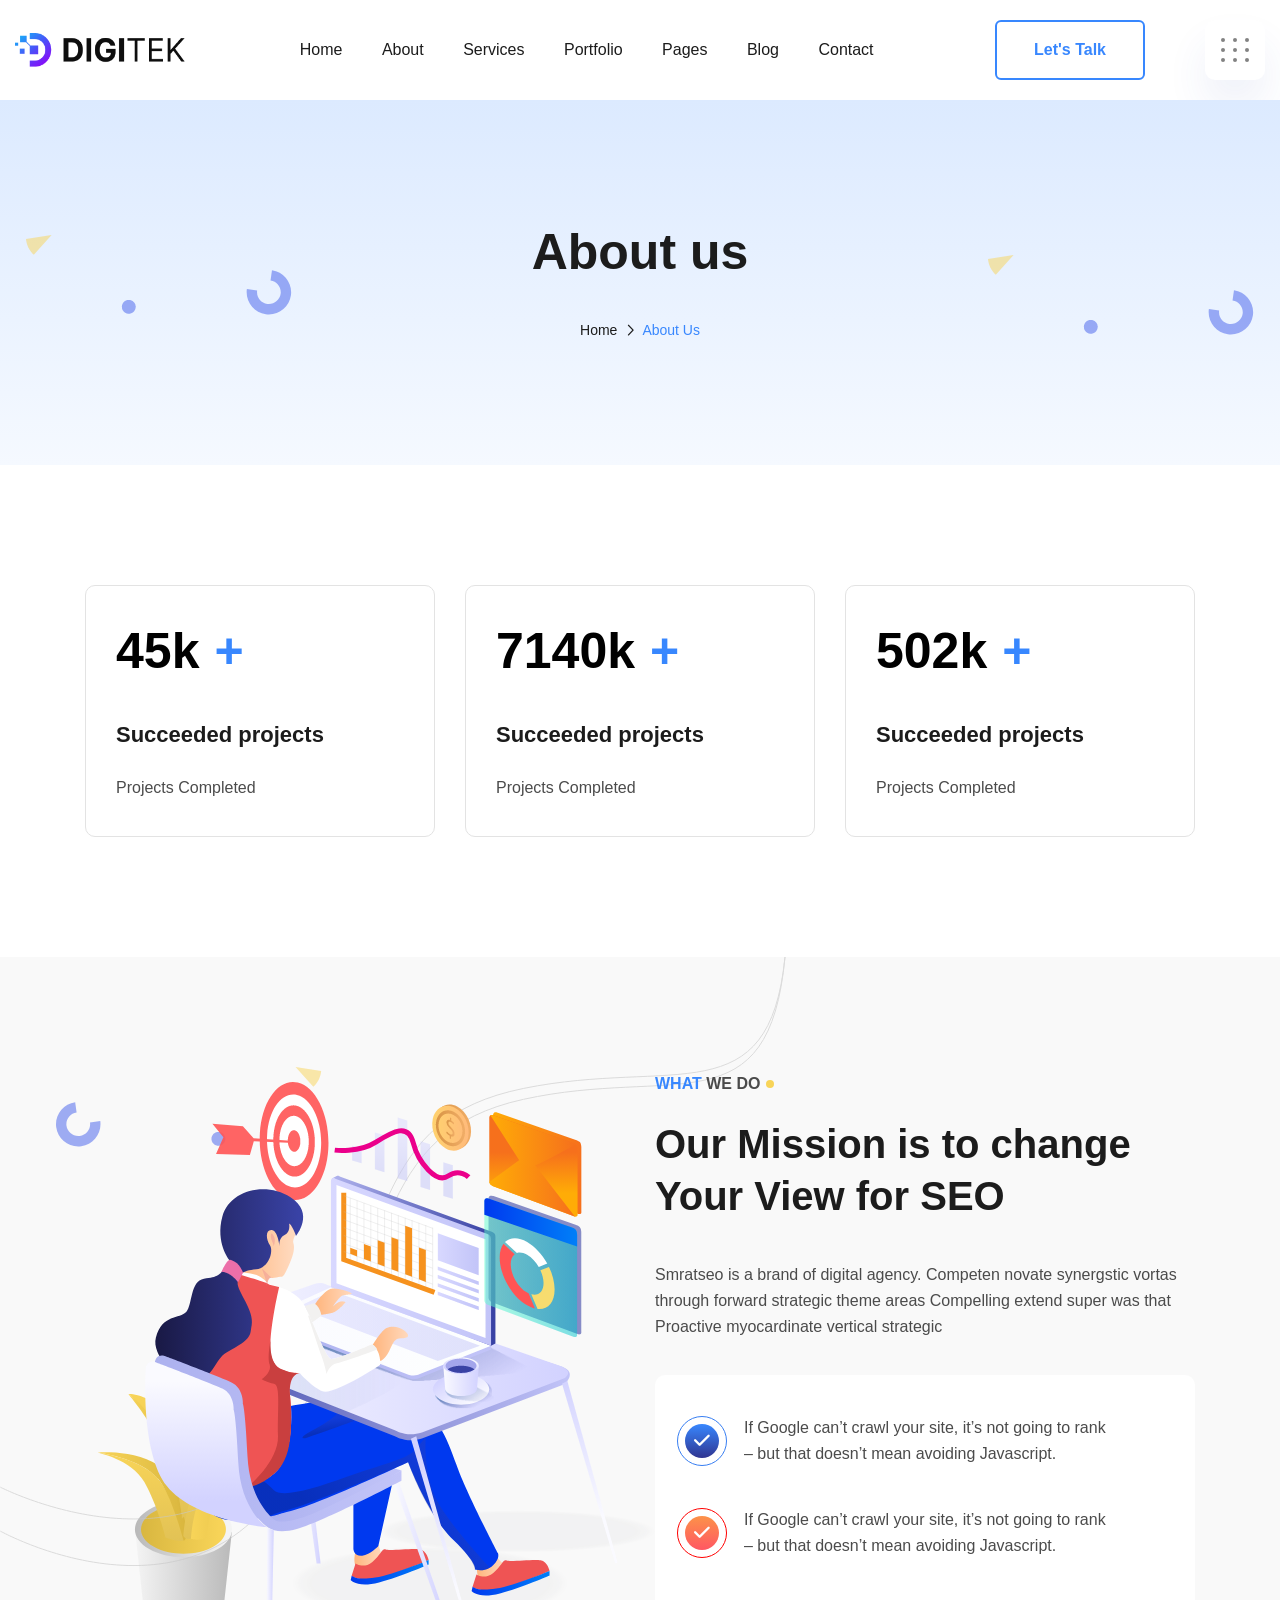
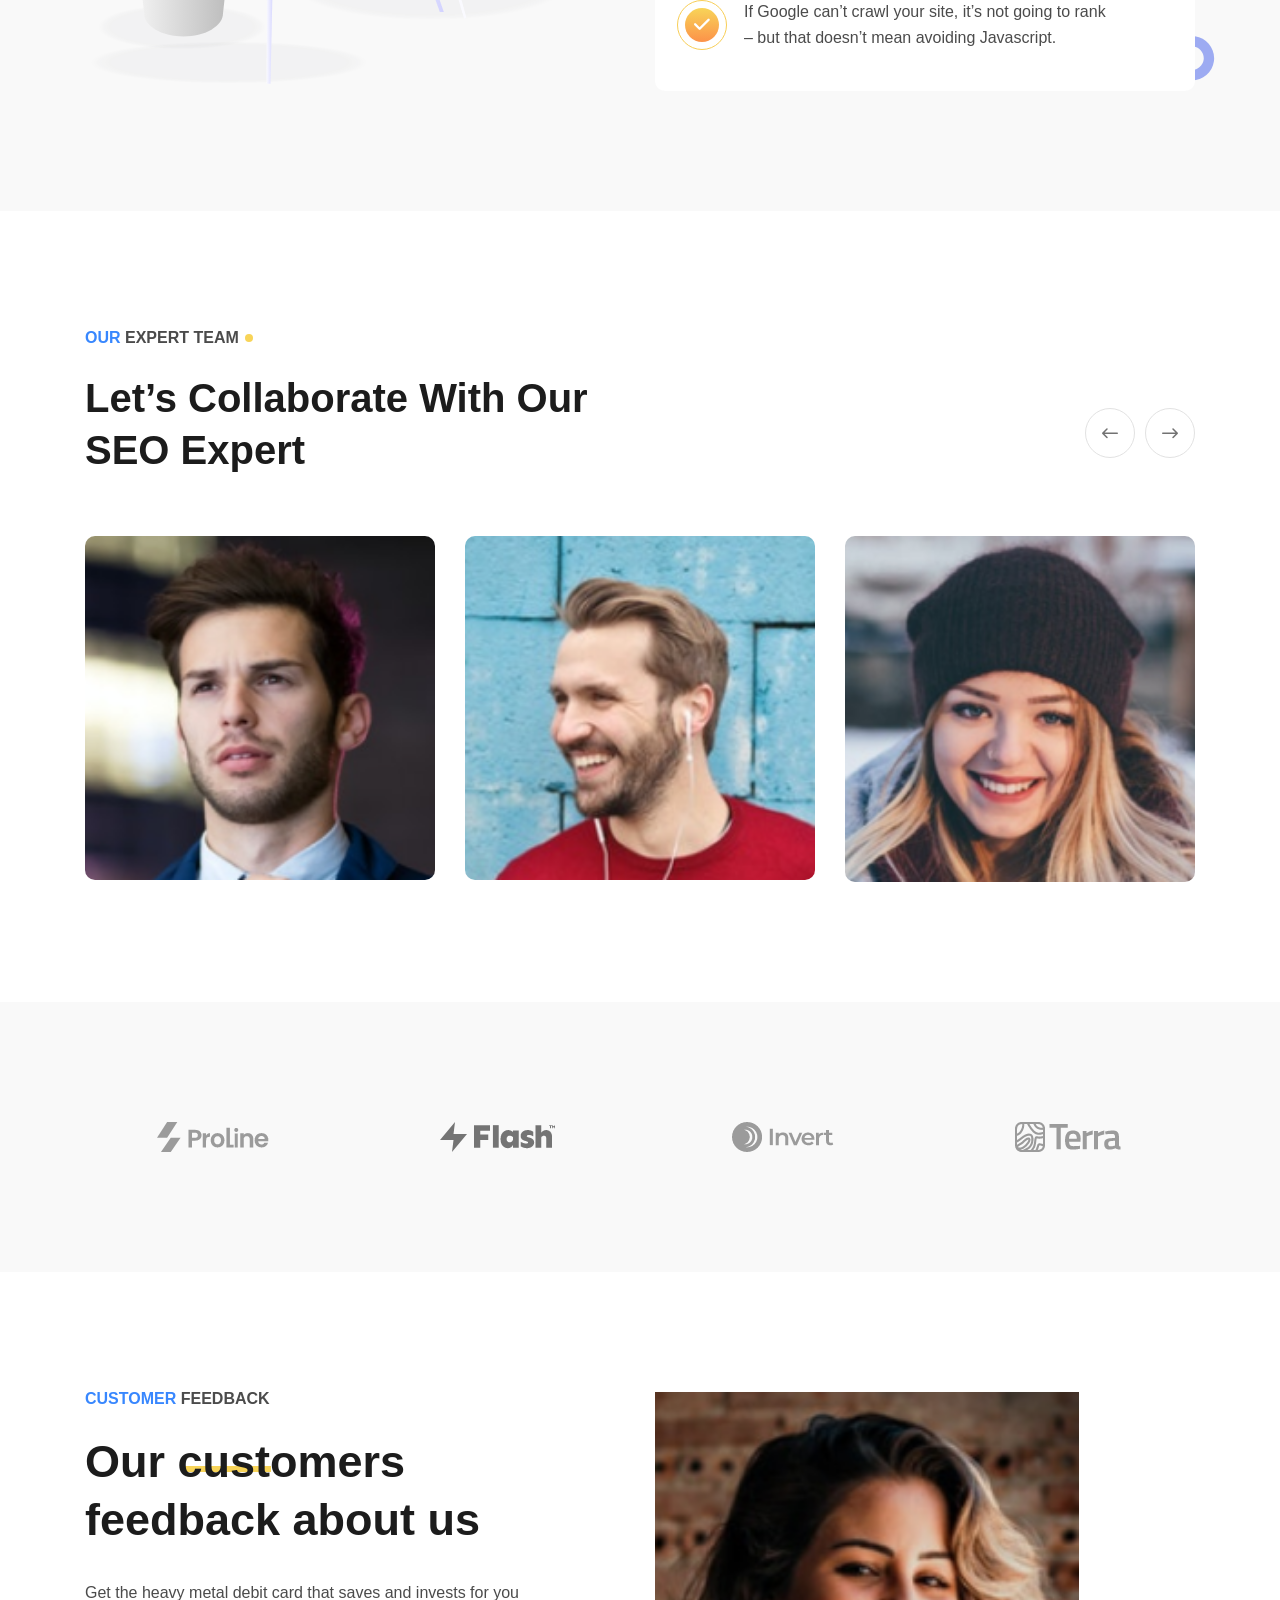
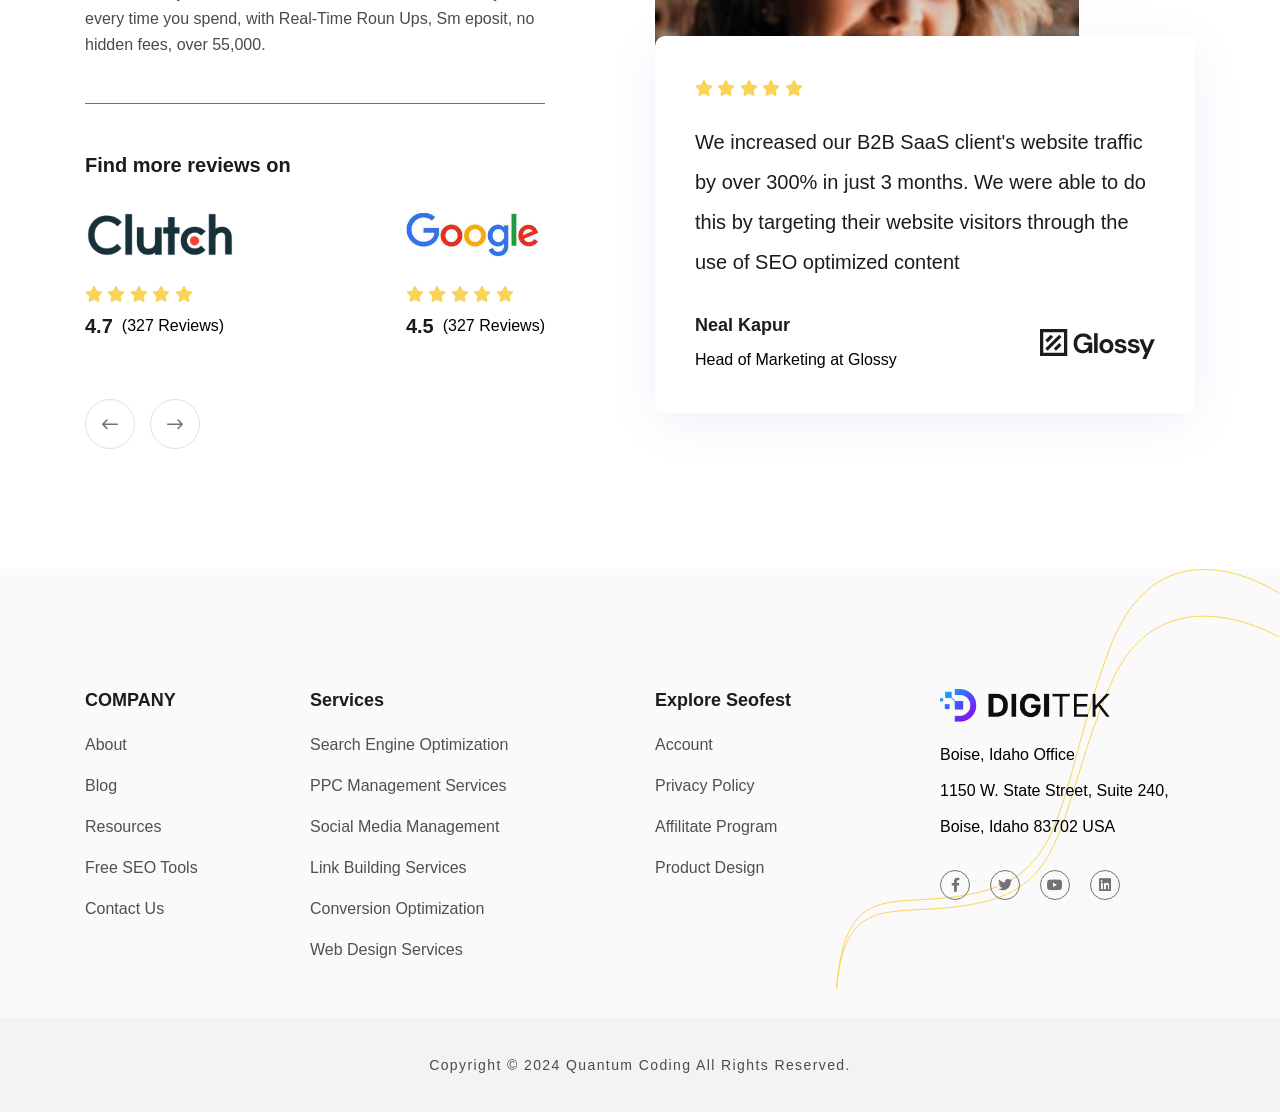
<file: about.html>
<!doctype html>
<html class="no-js" lang="zxx">
   <head>
      <meta charset="utf-8">
      <meta http-equiv="x-ua-compatible" content="ie=edge">
      <title>Digital Teck - SEO service HTML Template</title>
      <meta name="description" content="">
      <meta name="viewport" content="width=device-width, initial-scale=1">

      <!-- Place favicon.ico in the root directory -->
      <link rel="shortcut icon" type="image/x-icon" href="assets/img/favicon.png">

      <!-- CSS here -->
      <link rel="stylesheet" href="assets/app/css/bootstrap.min.css">
      <link rel="stylesheet" href="assets/app/css/meanmenu.min.css">
      <link rel="stylesheet" href="assets/app/css/animate.css">
      <link rel="stylesheet" href="assets/app/css/swiper-bundle.min.css">
      <link rel="stylesheet" href="assets/app/css/slick.css">
      <link rel="stylesheet" href="assets/app/css/backtotop.css">
      <link rel="stylesheet" href="assets/app/css/magnific-popup.css">
      <link rel="stylesheet" href="assets/app/css/fontawesome-pro.css">
      <link rel="stylesheet" href="assets/app/css/spacing.css">
      <link rel="stylesheet" href="assets/app/css/main.css">
   </head>
   <body>

      <!--[if lte IE 9]>
      <p class="browserupgrade">You are using an <strong>outdated</strong> browser. Please <a href="https://browsehappy.com/">upgrade your browser</a> to improve your experience and security.</p>
      <![endif]-->

      <!-- Offcanvas area start -->
      <div class="fix">
         <div class="offcanvas__info">
            <div class="offcanvas__wrapper">
               <div class="offcanvas__content">
                  <div class="offcanvas__top mb-40 d-flex justify-content-between align-items-center">
                     <div class="offcanvas__logo">
                        <a href="index.html">
                        <img src="assets/img/logo/logo.png" alt="logo not found">
                        </a>
                     </div>
                     <div class="offcanvas__close">
                        <button>
                           <i class="fal fa-times"></i>
                        </button>
                     </div>
                  </div>
                  <div class="offcanvas__search mb-25">
                     <form action="#">
                        <input type="text" placeholder="What are you searching for?">
                        <button type="submit" ><i class="far fa-search"></i></button>
                     </form>
                  </div>
                  <div class="mobile-menu fix mb-40"></div>
                  <div class="offcanvas__contact mt-30 mb-20">
                     <h4>Contact Info</h4>
                     <ul>
                        <li class="d-flex align-items-center">
                           <div class="offcanvas__contact-icon mr-15">
                              <i class="fal fa-map-marker-alt"></i>
                           </div>
                           <div class="offcanvas__contact-text">
                              <a target="_blank" href="https://www.google.com/maps/place/Dhaka/@23.7806207,90.3492859,12z/data=!3m1!4b1!4m5!3m4!1s0x3755b8b087026b81:0x8fa563bbdd5904c2!8m2!3d23.8104753!4d90.4119873">12/A, Mirnada City Tower, NYC</a>
                           </div>
                        </li>
                        <li class="d-flex align-items-center">
                           <div class="offcanvas__contact-icon mr-15">
                              <i class="far fa-phone"></i>
                           </div>
                           <div class="offcanvas__contact-text">
                              <a href="tel:+088889797697">+088889797697</a>
                           </div>
                        </li>
                        <li class="d-flex align-items-center">
                           <div class="offcanvas__contact-icon mr-15">
                              <i class="fal fa-envelope"></i>
                           </div>
                           <div class="offcanvas__contact-text">
                              <a href="tel:+012-345-6789"><span class="mailto:support@mail.com">support@mail.com</span></a>
                           </div>
                        </li>
                     </ul>
                  </div>
                  <div class="offcanvas__social">
                     <ul>
                        <li><a href="#"><i class="fab fa-facebook-f"></i></a></li>
                        <li><a href="#"><i class="fab fa-twitter"></i></a></li>
                        <li><a href="#"><i class="fab fa-youtube"></i></a></li>
                        <li><a href="#"><i class="fab fa-linkedin"></i></a></li>
                     </ul>
                  </div>
               </div>
            </div>
         </div>
      </div>
      <div class="offcanvas__overlay"></div>
      <div class="offcanvas__overlay-white"></div>
      <!-- Offcanvas area start -->
      
      <!-- Header area start -->
      <header>
         <div id="header-sticky" class="header__area">
            <div class="container">
               <div class="row align-items-center">
                  <div class="col-xl-2 col-lg-2 col-6">
                     <div class="header__logo">
                        <a href="index.html">
                           <img src="assets/img/logo/logo.png" alt="logo not found">
                        </a>
                     </div>
                  </div>
                  <div class="col-xl-7 col-lg-9 d-none d-lg-block">
                     <div class="menu__main-wrapper d-flex justify-content-center">
                        <div class="main-menu d-none d-none d-lg-block">
                           <nav id="mobile-menu">
                              <ul>
                                 <li class="has-dropdown">
                                    <a href="index.html">Home</a>
                                 </li>
                                 <li>
                                    <a href="about.html">About</a>
                                 </li>
                                 <li>
                                    <a href="service.html">Services</a>
                                 </li>

                                 <li>
                                    <a href="project.html">Portfolio</a>
                                 </li>
                                 <li class="has-dropdown">
                                    <a href="#">Pages</a>
                                    <ul class="submenu">
                                       <li class="has-dropdown"><a href="about.html">about us</a></li>
                                       <li><a href="service.html">service</a></li>
                                       <li><a href="technical.html">Technical</a></li>
                                       <li><a href="project.html">Portfolio</a></li> 
                                       <li><a href="analys.html">Analys</a></li>
                                       <li><a href="team.html">team</a></li>
                                    </ul>
                                 </li>
                                 <li class="has-dropdown">
                                    <a href="blog.html">Blog</a>
                                    <ul class="submenu">
                                       <li><a href="blog.html">blog</a></li>
                                       <li><a href="blog-details.html">blog Details</a></li>
                                    </ul>
                                 </li>
                                 <li>
                                    <a href="contact.html">Contact</a>
                                 </li>
                              </ul>
                           </nav>
                        </div>
                     </div>
                  </div>
                  <div class="col-xl-3 col-lg-1 col-6">
                     <div class="header__right d-flex align-items-center justify-content-end">
                        <div class="header__btn d-none d-xl-block">
                           <a class="border__btn" href="contact.html">Let's Talk</a>
                        </div>
                        <div class="header__toggle d-lg-none">
                           <a class="sidebar__active" href="javascript:void(0)">
                              <div class="bar-icon">
                                 <span></span>
                                 <span></span>
                                 <span></span>
                              </div>
                           </a>
                        </div>
                        <div class="header__hamburger d-none d-lg-block ml-60">
                           <button class="humbager__icon sidebar__active">
                              <svg xmlns="http://www.w3.org/2000/svg" width="28" height="24" viewBox="0 0 28 24">
                                 <g id="Group_27406" data-name="Group 27406" transform="translate(-1629 -60)">
                                   <circle id="Ellipse_1144" data-name="Ellipse 1144" cx="2" cy="2" r="2" transform="translate(1641 60)" fill="#828282"/>
                                   <circle id="Ellipse_1145" data-name="Ellipse 1145" cx="2" cy="2" r="2" transform="translate(1653 60)" fill="#828282"/>
                                   <circle id="Ellipse_1146" data-name="Ellipse 1146" cx="2" cy="2" r="2" transform="translate(1629 60)" fill="#828282"/>
                                   <circle id="Ellipse_1147" data-name="Ellipse 1147" cx="2" cy="2" r="2" transform="translate(1641 70)" fill="#828282"/>
                                   <circle id="Ellipse_1148" data-name="Ellipse 1148" cx="2" cy="2" r="2" transform="translate(1653 70)" fill="#828282"/>
                                   <circle id="Ellipse_1149" data-name="Ellipse 1149" cx="2" cy="2" r="2" transform="translate(1629 70)" fill="#828282"/>
                                   <circle id="Ellipse_1150" data-name="Ellipse 1150" cx="2" cy="2" r="2" transform="translate(1641 80)" fill="#828282"/>
                                   <circle id="Ellipse_1151" data-name="Ellipse 1151" cx="2" cy="2" r="2" transform="translate(1653 80)" fill="#828282"/>
                                   <circle id="Ellipse_1152" data-name="Ellipse 1152" cx="2" cy="2" r="2" transform="translate(1629 80)" fill="#828282"/>
                                 </g>
                               </svg>
                           </button>
                        </div>
                     </div>
                  </div>
               </div>
            </div>
         </div>
      </header>
      <!-- Header area end -->
      
      <!-- Body main wrapper start -->
      <main>

      <!-- Breadcrumb area stat -->
      <div class="breadcrumb__area">
         <img class="breadcrumb__shape-1" src="assets/img/shape/breadcrum-1.png.png" alt="image not found">
         <img class="breadcrumb__shape-2" src="assets/img/shape/breadcrum-1.png.png" alt="image not found">
         <div class="container">
            <div class="row">
               <div class="col-xl-12">
                  <div class="breadcrumb__wrapper text-center">
                     <div class="breadcrumb__title">
                        <h2>About us</h2>
                     </div>
                     <div class="breadcrumb__menu">
                        <nav aria-label="Breadcrumbs" class="breadcrumb-trail breadcrumbs">
                           <ul class="trail-items">
                              <li class="trail-item trail-begin"><span><a href="index.html">Home</a></span></li>
                              <li class="trail-item trail-end"><span>About us</span></li>
                           </ul>
                        </nav>
                     </div>
                  </div>
               </div>
            </div>
         </div>
      </div>
      <!-- Breadcrumb area end -->

      <!-- Fact area start -->
      <section class="fact__area pt-120 pb-90">
         <div class="container">
            <div class="row wow fadeInUp" data-wow-delay=".3s">
               <div class="col-xl-4">
                  <div class="fact__item mb-30">
                     <div class="fact__count">
                        <div class="fact__number">
                           <span class="counter">45</span>
                        </div>
                        <div class="fact__letter">
                           <span>k</span><span class="plus">+</span>
                        </div>
                     </div>
                     <div class="fact__content">
                        <h3><a href="#">Succeeded projects</a></h3>
                        <p>Projects Completed</p>
                     </div>
                  </div>
               </div>
               <div class="col-xl-4">
                  <div class="fact__item mb-30">
                     <div class="fact__count">
                        <div class="fact__number">
                           <span class="counter">7140</span>
                        </div>
                        <div class="fact__letter">
                           <span>k</span><span class="plus">+</span>
                        </div>
                     </div>
                     <div class="fact__content">
                        <h3><a href="#">Succeeded projects</a></h3>
                        <p>Projects Completed</p>
                     </div>
                  </div>
               </div>
               <div class="col-xl-4">
                  <div class="fact__item mb-30">
                     <div class="fact__count">
                        <div class="fact__number">
                           <span class="counter">502</span>
                        </div>
                        <div class="fact__letter">
                           <span>k</span><span class="plus">+</span>
                        </div>
                     </div>
                     <div class="fact__content">
                        <h3><a href="#">Succeeded projects</a></h3>
                        <p>Projects Completed</p>
                     </div>
                  </div>
               </div>
            </div>
         </div>
      </section>
      <!-- Fact area end -->
      
      <!-- About area start -->
      <div class="about__area grey-bg z-index-11 p-relative pt-120 pb-60">
         <div class="about__shape-1">
            <img src="assets/img/shape/about-shape-1.png" alt="image not found">
         </div>
         <div class="about__shape-2">
            <img src="assets/img/shape/about-shape-2.png" alt="image not found">
         </div>
         <div class="about__shape-3">
            <img src="assets/img/shape/rectangle-1.png" alt="image not found">
         </div>
         <div class="about__shape-4">
            <img src="assets/img/shape/rectangle-2.png" alt="image not found">
         </div>
         <div class="container">
            <div class="row align-items-center wow fadeInUp" data-wow-delay=".3s">
               <div class="col-xl-6 col-lg-6">
                  <div class="about__thumb-wrapper mb-60">
                     <div class="about__thumb">
                        <img src="assets/img/about/about-thumb.png" alt="image not found">
                     </div>
                  </div>
               </div>
               <div class="col-xl-6 col-lg-6">
                  <div class="about__content-wapper mb-60">
                     <div class="section__title-wrapper mb-40">
                        <span class="section__subtitle-2">
                           <span>What</span> we do
                        </span>
                        <h2 class="section__title-2">
                           Our Mission is to change
                           Your View for SEO
                        </h2>
                     </div>
                     <p>Smratseo is a brand of digital agency. Competen novate synergstic vortas through forward strategic theme areas Compelling extend super was that Proactive myocardinate vertical strategic</p>
                     <div class="about__features-box">
                        <div class="about__features-item">
                           <div class="about__features-icon">
                              <i class="fa-solid fa-check"></i>
                           </div>
                           <div class="about__features-content">
                              <p>If Google can’t crawl your site, it’s not going to rank</p>
                              <p>– but that doesn’t mean avoiding Javascript.</p>
                           </div>
                        </div>
                        <div class="about__features-item">
                           <div class="about__features-icon s-2">
                              <i class="fa-solid fa-check"></i>
                           </div>
                           <div class="about__features-content">
                              <p>If Google can’t crawl your site, it’s not going to rank</p>
                              <p>– but that doesn’t mean avoiding Javascript.</p>
                           </div>
                        </div>
                        <div class="about__features-item">
                           <div class="about__features-icon s-3">
                              <i class="fa-solid fa-check"></i>
                           </div>
                           <div class="about__features-content">
                              <p>If Google can’t crawl your site, it’s not going to rank</p>
                              <p>– but that doesn’t mean avoiding Javascript.</p>
                           </div>
                        </div>
                     </div>
                  </div>
               </div>
            </div>
         </div>
      </div>
      <!-- About area end -->

        <!-- Team area start -->
        <section class="team__area p-relative z-index-11 pt-120 pb-120">
         <div class="container">
            <div class="row align-items-center">
               <div class="col-6">
                  <div class="section__title-wrapper mb-60">
                     <span class="section__subtitle-2">
                        <span>Our</span> expert team
                     </span>
                     <h2 class="section__title-2">
                        Let’s Collaborate With
                        Our SEO Expert
                     </h2>
                  </div>
               </div>
               <div class="col-xl-6">
              <!-- If we need navigation buttons -->
              <div class="team__navigation">
               <button  class="team__button-prev"><i class="fa-regular fa-arrow-left-long"></i></button>
               <button  class="team__button-next"><i class="fa-regular fa-arrow-right-long"></i></button>
            </div>
               </div>
            </div>
            <div class="row wow fadeInUp" data-wow-delay=".3s">
               <div class="col-12">
                  <div class="swiper team__active">
                     <div class="swiper-wrapper">
                        <div class="swiper-slide">
                           <div class="team__item">
                              <div class="team__thumb">
                                 <img src="assets/img/team/pic-1.png" alt="image not found">
                              </div>
                              <div class="team__content">
                                 <h3><a href="team-details.html">Adriano Savedra</a></h3>
                                 <p>SEO Strategies</p>
                                 <div class="team__reating">
                                    <span>5</span>
                                    <span><i class="fa-solid fa-star"></i></span>
                                 </div>
                              </div>
                           </div>
                        </div>
                        <div class="swiper-slide">
                           <div class="team__item">
                              <div class="team__thumb">
                                 <img src="assets/img/team/pic-2.png" alt="image not found">
                              </div>
                              <div class="team__content">
                                 <h3><a href="team-details.html">Adriano Savedra</a></h3>
                                 <p>SEO Strategies</p>
                                 <div class="team__reating">
                                    <span>5</span>
                                    <span><i class="fa-solid fa-star"></i></span>
                                 </div>
                              </div>
                           </div>
                        </div>
                        <div class="swiper-slide">
                           <div class="team__item">
                              <div class="team__thumb">
                                 <img src="assets/img/team/pic-3.png" alt="image not found">
                              </div>
                              <div class="team__content">
                                 <h3><a href="team-details.html">Adriano Savedra</a></h3>
                                 <p>SEO Strategies</p>
                                 <div class="team__reating">
                                    <span>5</span>
                                    <span><i class="fa-solid fa-star"></i></span>
                                 </div>
                              </div>
                           </div>
                        </div>
                     </div>
                  </div>
               </div>
            </div>
         </div>
      </section>
      <!-- Team area end -->

      <!-- Brand area start -->
      <div class="brand__area grey-bg pt-120 pb-120">
         <div class="container">
            <div class="row justify-content-center">
               <div class="col-12">
                  <div class="swiper brand__active">
                     <div class="swiper-wrapper">
                        <div class="swiper-slide">
                           <div class="singel__brand">
                              <img src="assets/img/brand/1.png" alt="image not found">
                           </div>
                        </div>
                        <div class="swiper-slide">
                           <div class="singel__brand">
                              <img src="assets/img/brand/2.png" alt="image not found">
                           </div>
                        </div>
                        <div class="swiper-slide">
                           <div class="singel__brand">
                              <img src="assets/img/brand/3.png" alt="image not found">
                           </div>
                        </div>
                        <div class="swiper-slide">
                           <div class="singel__brand">
                              <img src="assets/img/brand/4.png" alt="image not found">
                           </div>
                        </div>
                        <div class="swiper-slide">
                           <div class="singel__brand">
                              <img src="assets/img/brand/5.png" alt="image not found">
                           </div>
                        </div>
                     </div>
                  </div>
               </div>
            </div>
         </div>
      </div>
      <!-- Brand area start -->

      <!-- Feedback area start -->
      <section class="feedback__area pt-120 pb-60">
         <div class="container">
            <div class="row wow fadeInUp" data-wow-delay=".3s">
               <div class="col-xl-6 col-lg-6">
                  <div class="feedback__content-wrapper mb-60">
                     <div class="section__title-wrapper">
                        <span class="section__subtitle">
                           <span>customer </span> feedback
                        </span>
                        <h2 class="section__title mb-30">
                           Our <span class="down__mark-line">customers</span> feedback about us 
                        </h2>
                     </div>
                     <p>Get the heavy metal debit card that saves and invests for you every time  you spend, with Real-Time Roun Ups, Sm eposit, no hidden fees, over 55,000.</p>
                     <div class="feedback__review-wrapper mb-60">
                        <h6>Find more reviews on</h6>
                        <div class="feedback__review-inner">
                           <div class="feedback__review-item">
                              <div class="eedback__review-thumb">
                                 <img src="assets/img/feedback/review-1.png" alt="">
                              </div>
                              <div class="feedback__review-icon">
                                 <i class="fa-solid fa-star"></i>
                                 <i class="fa-solid fa-star"></i>
                                 <i class="fa-solid fa-star"></i>
                                 <i class="fa-solid fa-star"></i>
                                 <i class="fa-solid fa-star"></i>
                              </div>
                              <div class="feedback__review-text">
                                 <h6>4.7</h6><span>(327 Reviews)</span>
                              </div>
                           </div>
                           <div class="feedback__review-item">
                              <div class="eedback__review-thumb">
                                 <img src="assets/img/feedback/review-2.png" alt="">
                              </div>
                           <div class="feedback__review-icon">
                                 <i class="fa-solid fa-star"></i>
                                 <i class="fa-solid fa-star"></i>
                                 <i class="fa-solid fa-star"></i>
                                 <i class="fa-solid fa-star"></i>
                                 <i class="fa-solid fa-star"></i>
                              </div>
                              <div class="feedback__review-text">
                                 <h6>4.5</h6><span>(327 Reviews)</span>
                              </div>
                           </div>
                        </div>
                     </div>
                     <!-- If we need navigation buttons -->
                     <div class="feedback__navigation"></div>
                  </div>
               </div>
               <div class="col-xl-6 col-lg-6">
                  <div class="feedback__right mb-60">
                     <div class="feedbacK__thumb">
                        <img src="assets/img/team/pic-4.png" alt="image not found">
                        <div class="feedbacK__content-wrapper space">
                           <div class="feedback__active">
                              <div class="feedbacK__content">
                                 <div class="feedback__review-icon">
                                    <i class="fa-solid fa-star"></i>
                                    <i class="fa-solid fa-star"></i>
                                    <i class="fa-solid fa-star"></i>
                                    <i class="fa-solid fa-star"></i>
                                    <i class="fa-solid fa-star"></i>
                                 </div>
                                 <p>We increased our B2B SaaS client's website traffic by over 300% in just 3 months. We were able to do this by targeting their website visitors through the use of SEO optimized content</p>
                                 <div class="feedback__meta">
                                    <div class="feedback__meta-author">
                                       <h5>Neal Kapur</h5>
                                       <span>Head of Marketing at Glossy</span>
                                    </div>
                                    <div class="feedback__meta-thumb">
                                       <img src="assets/img/feedback/author-1.png" alt="image not found">
                                    </div>
                                 </div>
                              </div>
                              <div class="feedbacK__content">
                                 <div class="feedback__review-icon">
                                    <i class="fa-solid fa-star"></i>
                                    <i class="fa-solid fa-star"></i>
                                    <i class="fa-solid fa-star"></i>
                                    <i class="fa-solid fa-star"></i>
                                    <i class="fa-solid fa-star"></i>
                                 </div>
                                 <p>We increased our B2B SaaS client's website traffic by over 300% in just 3 months. We were able to do this by targeting their website visitors through the use of SEO optimized content</p>
                                 <div class="feedback__meta">
                                    <div class="feedback__meta-author">
                                       <h5>Neal Kapur</h5>
                                       <span>Head of Marketing at Glossy</span>
                                    </div>
                                    <div class="feedback__meta-thumb">
                                       <img src="assets/img/feedback/author-1.png" alt="image not found">
                                    </div>
                                 </div>
                              </div>
                              <div class="feedbacK__content">
                                 <div class="feedback__review-icon">
                                    <i class="fa-solid fa-star"></i>
                                    <i class="fa-solid fa-star"></i>
                                    <i class="fa-solid fa-star"></i>
                                    <i class="fa-solid fa-star"></i>
                                    <i class="fa-solid fa-star"></i>
                                 </div>
                                 <p>We increased our B2B SaaS client's website traffic by over 300% in just 3 months. We were able to do this by targeting their website visitors through the use of SEO optimized content</p>
                                 <div class="feedback__meta">
                                    <div class="feedback__meta-author">
                                       <h5>Neal Kapur</h5>
                                       <span>Head of Marketing at Glossy</span>
                                    </div>
                                    <div class="feedback__meta-thumb">
                                       <img src="assets/img/feedback/author-1.png" alt="image not found">
                                    </div>
                                 </div>
                              </div>
                           </div>
                        </div>
                     </div>
                  </div>
               </div>
            </div>
         </div>
      </section>
      <!-- Feedback area end -->

      <!-- Footer area start -->
      <footer>
         <section class="footer__border footer-bg grey__bg p-relative z-index-11 pt-120">
            <div class="footer__shape">
               <img src="assets/img/shape/footer-shape.png" alt="">
            </div>
            <div class="container">
               <div class="row">
                  <div class="col-xl-2 col-lg-3 col-md-6 col-sm-6">
                     <div class="footer__widget footer__col-1 mb-55">
                        <div class="footer__title">
                           <h3>COMPANY</h3>
                        </div>
                        <div class="footer__link">
                           <ul>
                              <li><a href="#">About</a></li>
                              <li><a href="#">Blog</a></li>
                              <li><a href="#">Resources</a></li>
                              <li><a href="#">Free SEO Tools</a></li>
                              <li><a href="#">Contact Us</a></li>
                           </ul>
                        </div>
                     </div>
                  </div>
                  <div class="col-xl-4 col-lg-3 col-md-6 col-sm-6">
                     <div class="footer__widget footer__col-2 mb-55">
                        <div class="footer__title">
                           <h3>Services</h3>
                        </div>
                        <div class="footer__link">
                           <ul>
                              <li><a href="#">Search Engine Optimization</a></li>
                              <li><a href="#">PPC Management Services</a></li>
                              <li><a href="#">Social Media Management</a></li>
                              <li><a href="#">Link Building Services</a></li>
                              <li><a href="#">Conversion Optimization</a></li>
                              <li><a href="#"> Web Design Services</a></li>
                           </ul>
                        </div>
                     </div>
                  </div>
                  <div class="col-xl-3 col-lg-3 col-md-6 col-sm-6">
                     <div class="footer__widget footer__col-3 mb-55">
                        <div class="footer__title">
                           <h3>Explore Seofest</h3>
                        </div>
                        <div class="footer__link">
                           <ul>
                              <li><a href="#">Account</a></li> 
                              <li><a href="#">Privacy Policy</a></li> 
                              <li><a href="#">Affilitate Program</a></li>
                              <li><a href="#">Product Design</a></li>
                           </ul>
                        </div>
                     </div>
                  </div>
                  <div class="col-xl-3 col-lg-3 col-md-6 col-sm-6">
                     <div class="footer__widget mb-55">
                        <div class="footer__logo mb-20">
                           <a href="index.html">
                              <img src="assets/img/logo/logo.png" alt="logo not found">
                           </a>
                        </div>
                        <div class="footer__contact mb-30">
                           <span>Boise, Idaho Office</span>
                           <span>1150 W. State Street, Suite 240,</span>
                           <span>Boise, Idaho 83702 USA</span>
                        </div>
                        <div class="touch__social">
                           <a href="#"><i class="fa-brands fa-facebook-f"></i></a>
                           <a href="#"><i class="fa-brands fa-twitter"></i></a>
                           <a href="#"><i class="fa-brands fa-youtube"></i></a>
                           <a href="#"><i class="fa-brands fa-linkedin"></i></a>
                        </div>
                     </div>
                  </div>
               </div>
            </div>
         </section>
         <div class="footer__copyright grey-bg-2">
            <div class="container">
               <div class="copyright__inner-2">
                  <div class="copyright__text text-center">
                     <p>Copyright © 2024 Quantum Coding All Rights Reserved.</p>
                  </div>
               </div>
            </div>
         </div>
      </footer>
      <!-- Footer area end -->

      
      </main>
      <!-- Body main wrapper end -->

      <!-- Back to top start -->
      <div class="progress-wrap">
         <svg class="progress-circle svg-content" width="100%" height="100%" viewBox="-1 -1 102 102">
            <path d="M50,1 a49,49 0 0,1 0,98 a49,49 0 0,1 0,-98" />
         </svg>
      </div>
      <!-- Back to top end -->

      <!-- JS here -->
      <script src="assets/app/js/vendor/jquery-3.6.0.min.js"></script>
      <script src="assets/app/js/vendor/waypoints.min.js"></script>
      <script src="assets/app/js/bootstrap.min.js"></script>
      <script src="assets/app/js/meanmenu.min.js"></script>
      <script src="assets/app/js/swiper-bundle.min.js"></script>
      <script src="assets/app/js/slick.min.js"></script>
      <script src="assets/app/js/magnific-popup.min.js"></script>
      <script src="assets/app/js/backtotop.js"></script>
      <script src="assets/app/js/counterup.js"></script>
      <script src="assets/app/js/wow.min.js"></script>
      <script src="assets/app/js/imagesloaded.pkgd.min.js"></script>
      <script src="assets/app/js/isotope.pkgd.min.js"></script>
      <script src="assets/app/js/ajax-form.js"></script>
      <script src="assets/app/js/main.js"></script>
   </body>
</html>
</file>
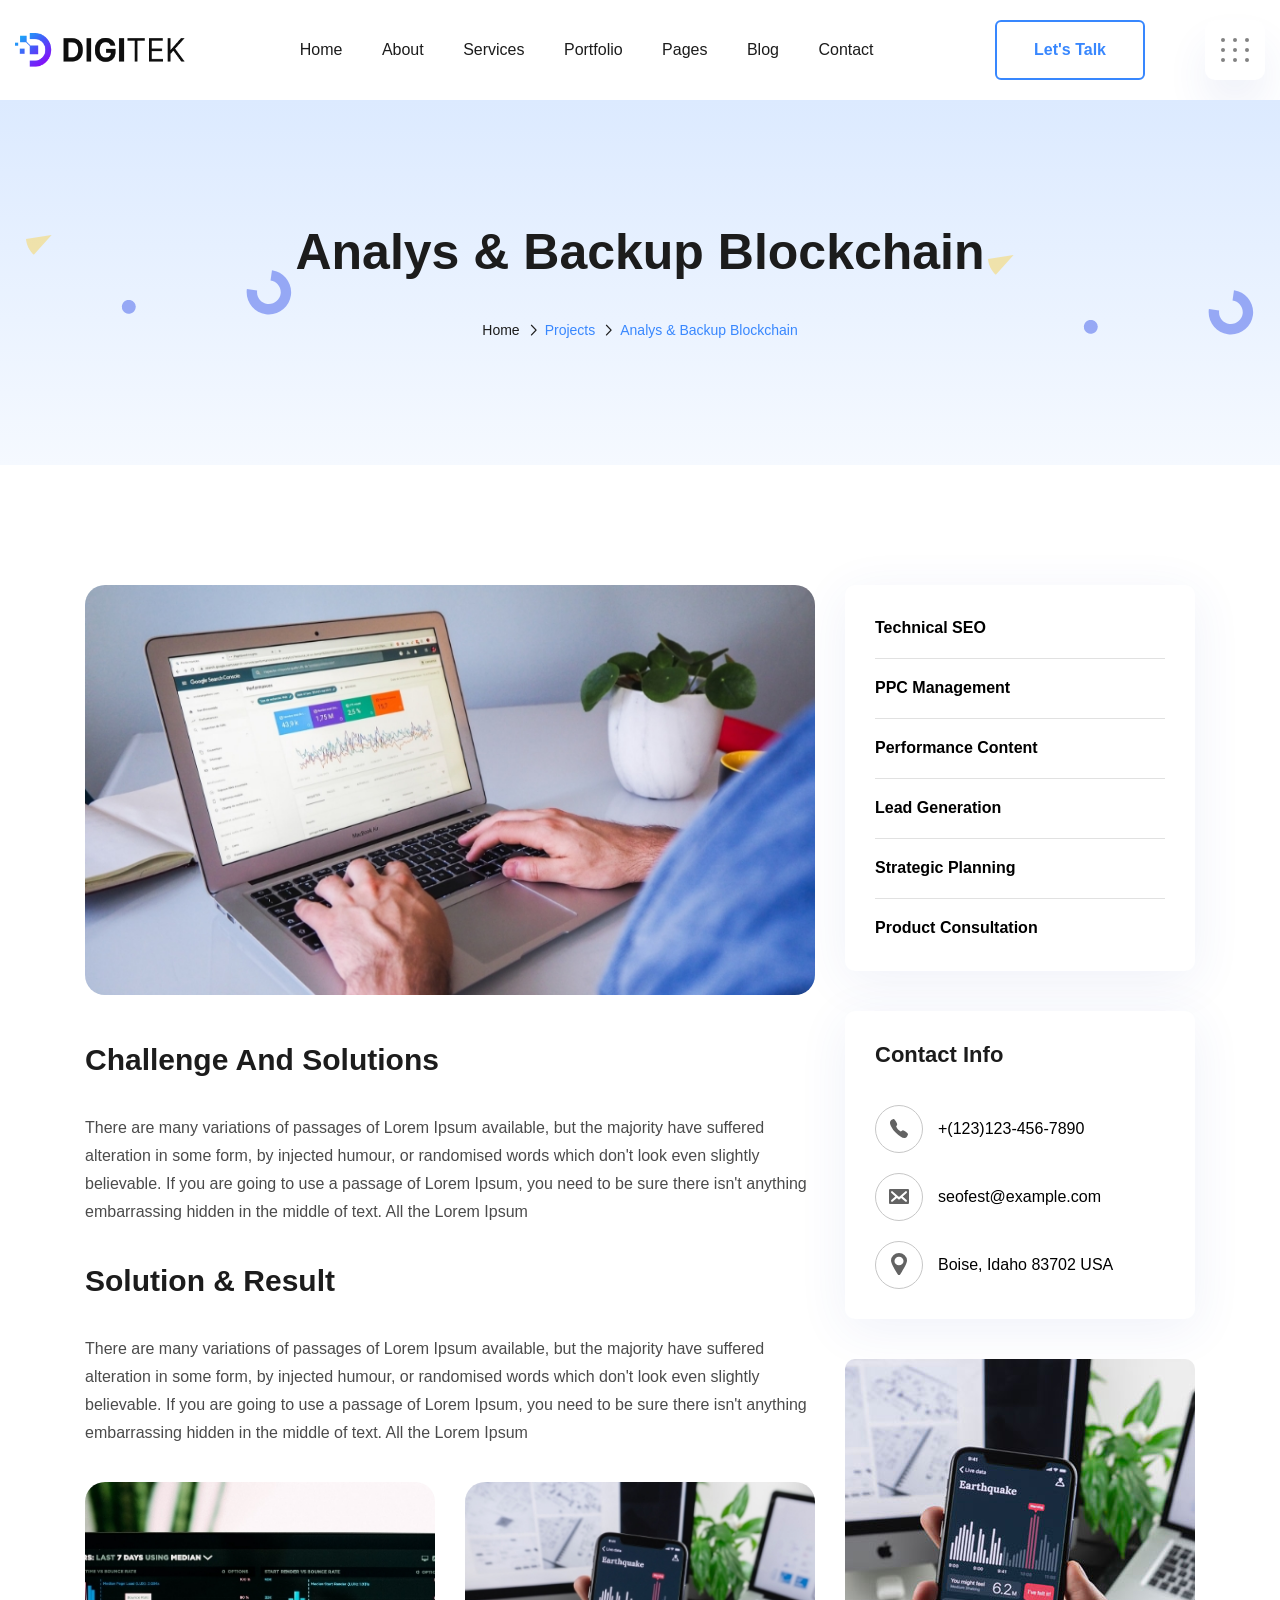
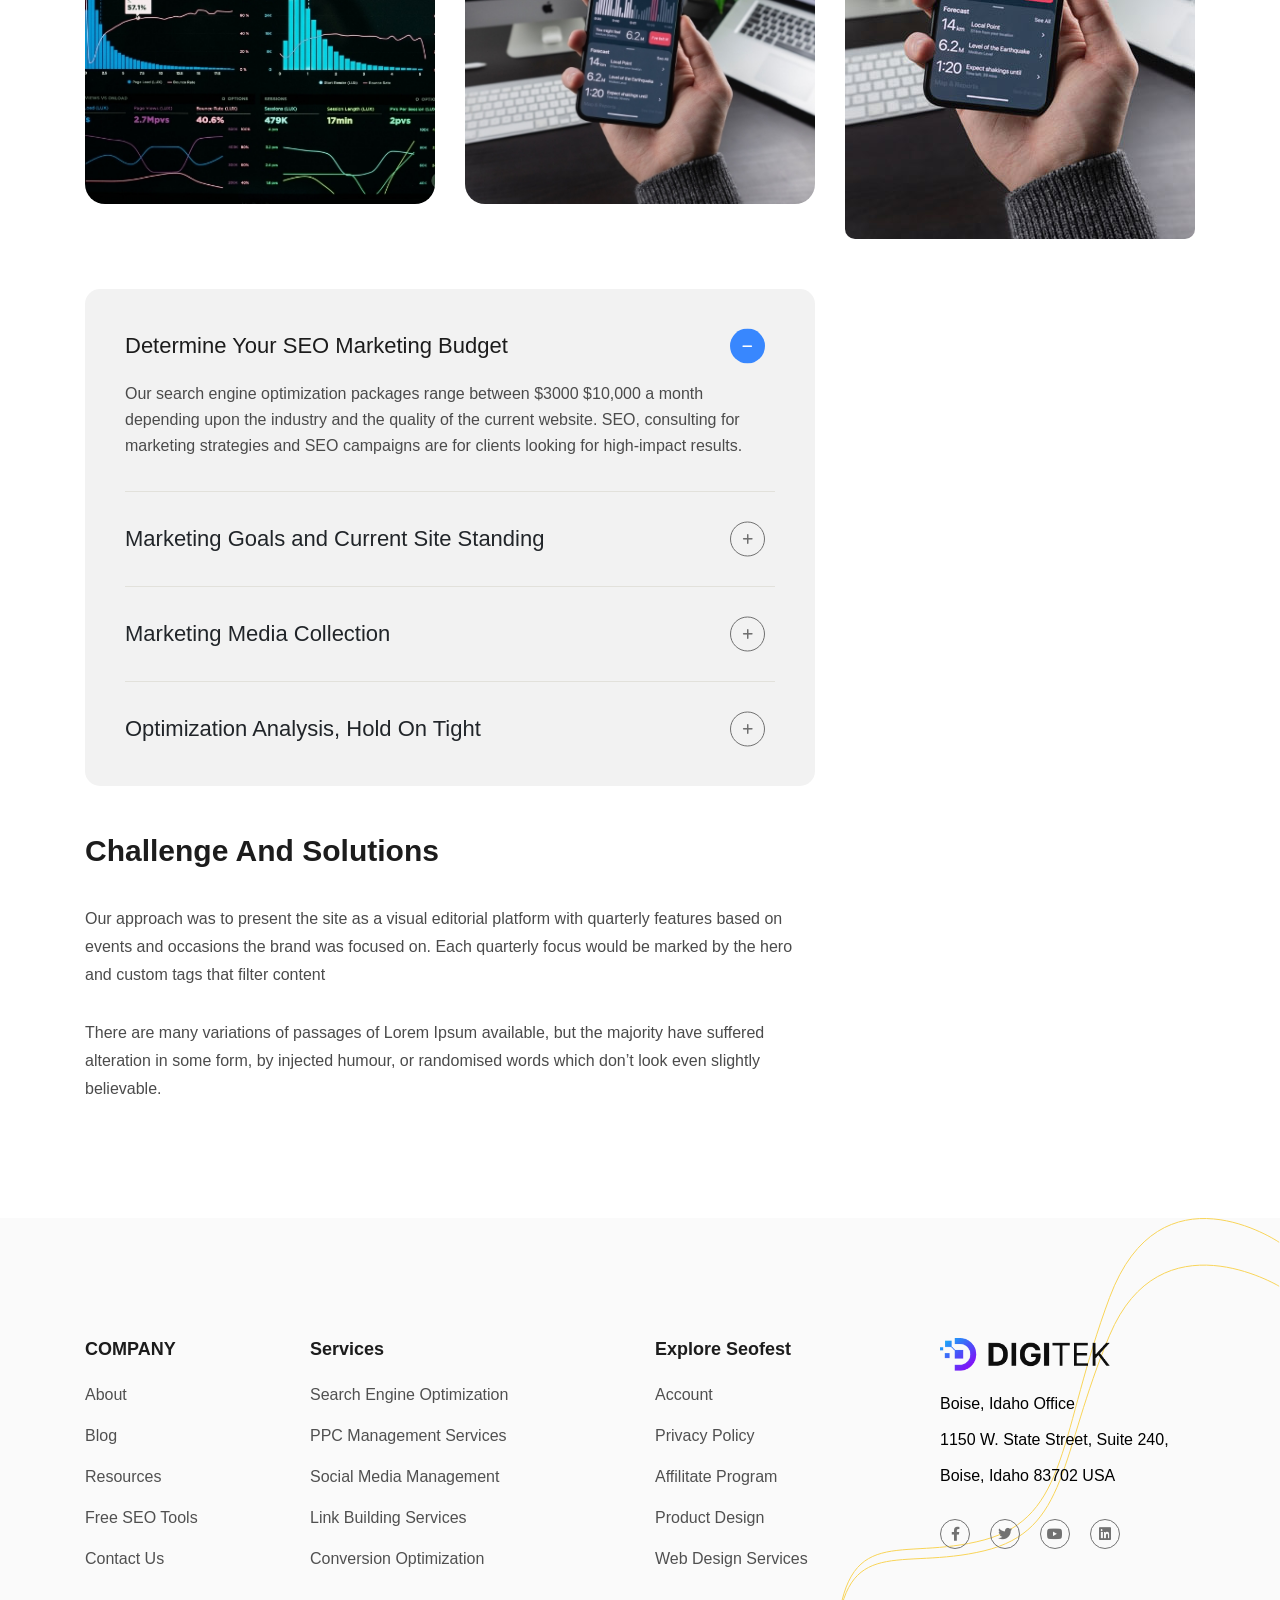
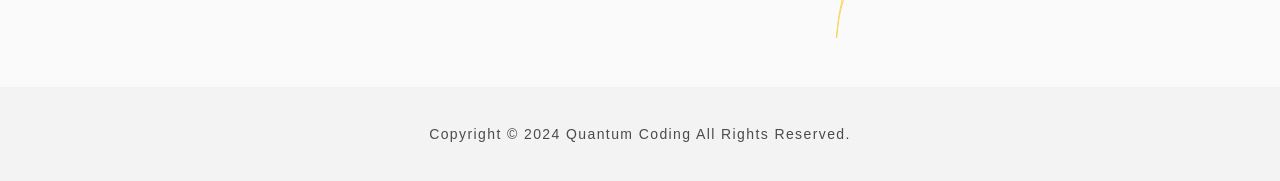
<file: analys.html>
<!doctype html>
<html class="no-js" lang="zxx">
   <head>
      <meta charset="utf-8">
      <meta http-equiv="x-ua-compatible" content="ie=edge">
      <title>Digital Teck - SEO service HTML Template</title>
      <meta name="description" content="">
      <meta name="viewport" content="width=device-width, initial-scale=1">

      <!-- Place favicon.ico in the root directory -->
      <link rel="shortcut icon" type="image/x-icon" href="assets/img/favicon.png">

      <!-- CSS here -->
      <link rel="stylesheet" href="assets/app/css/bootstrap.min.css">
      <link rel="stylesheet" href="assets/app/css/meanmenu.min.css">
      <link rel="stylesheet" href="assets/app/css/animate.css">
      <link rel="stylesheet" href="assets/app/css/swiper-bundle.min.css">
      <link rel="stylesheet" href="assets/app/css/slick.css">
      <link rel="stylesheet" href="assets/app/css/backtotop.css">
      <link rel="stylesheet" href="assets/app/css/magnific-popup.css">
      <link rel="stylesheet" href="assets/app/css/fontawesome-pro.css">
      <link rel="stylesheet" href="assets/app/css/spacing.css">
      <link rel="stylesheet" href="assets/app/css/main.css">
   </head>
   <body>

      <!--[if lte IE 9]>
      <p class="browserupgrade">You are using an <strong>outdated</strong> browser. Please <a href="https://browsehappy.com/">upgrade your browser</a> to improve your experience and security.</p>
      <![endif]-->

      <!-- Offcanvas area start -->
      <div class="fix">
         <div class="offcanvas__info">
            <div class="offcanvas__wrapper">
               <div class="offcanvas__content">
                  <div class="offcanvas__top mb-40 d-flex justify-content-between align-items-center">
                     <div class="offcanvas__logo">
                        <a href="index.html">
                        <img src="assets/img/logo/logo.png" alt="logo not found">
                        </a>
                     </div>
                     <div class="offcanvas__close">
                        <button>
                           <i class="fal fa-times"></i>
                        </button>
                     </div>
                  </div>
                  <div class="offcanvas__search mb-25">
                     <form action="#">
                        <input type="text" placeholder="What are you searching for?">
                        <button type="submit" ><i class="far fa-search"></i></button>
                     </form>
                  </div>
                  <div class="mobile-menu fix mb-40"></div>
                  <div class="offcanvas__contact mt-30 mb-20">
                     <h4>Contact Info</h4>
                     <ul>
                        <li class="d-flex align-items-center">
                           <div class="offcanvas__contact-icon mr-15">
                              <i class="fal fa-map-marker-alt"></i>
                           </div>
                           <div class="offcanvas__contact-text">
                              <a target="_blank" href="https://www.google.com/maps/place/Dhaka/@23.7806207,90.3492859,12z/data=!3m1!4b1!4m5!3m4!1s0x3755b8b087026b81:0x8fa563bbdd5904c2!8m2!3d23.8104753!4d90.4119873">12/A, Mirnada City Tower, NYC</a>
                           </div>
                        </li>
                        <li class="d-flex align-items-center">
                           <div class="offcanvas__contact-icon mr-15">
                              <i class="far fa-phone"></i>
                           </div>
                           <div class="offcanvas__contact-text">
                              <a href="tel:+088889797697">+088889797697</a>
                           </div>
                        </li>
                        <li class="d-flex align-items-center">
                           <div class="offcanvas__contact-icon mr-15">
                              <i class="fal fa-envelope"></i>
                           </div>
                           <div class="offcanvas__contact-text">
                              <a href="tel:+012-345-6789"><span class="mailto:support@mail.com">support@mail.com</span></a>
                           </div>
                        </li>
                     </ul>
                  </div>
                  <div class="offcanvas__social">
                     <ul>
                        <li><a href="#"><i class="fab fa-facebook-f"></i></a></li>
                        <li><a href="#"><i class="fab fa-twitter"></i></a></li>
                        <li><a href="#"><i class="fab fa-youtube"></i></a></li>
                        <li><a href="#"><i class="fab fa-linkedin"></i></a></li>
                     </ul>
                  </div>
               </div>
            </div>
         </div>
      </div>
      <div class="offcanvas__overlay"></div>
      <div class="offcanvas__overlay-white"></div>
      <!-- Offcanvas area start -->
      
      <!-- Header area start -->
      <header>
         <div id="header-sticky" class="header__area">
            <div class="container">
               <div class="row align-items-center">
                  <div class="col-xl-2 col-lg-2 col-6">
                     <div class="header__logo">
                        <a href="index.html">
                           <img src="assets/img/logo/logo.png" alt="logo not found">
                        </a>
                     </div>
                  </div>
                  <div class="col-xl-7 col-lg-9 d-none d-lg-block">
                     <div class="menu__main-wrapper d-flex justify-content-center">
                        <div class="main-menu d-none d-none d-lg-block">
                           <nav id="mobile-menu">
                              <ul>
                                 <li class="has-dropdown">
                                    <a href="index.html">Home</a>
                                    <ul class="submenu">
                                       
                                    </ul>
                                 </li>
                                 <li>
                                    <a href="about.html">About</a>
                                 </li>
                                 <li>
                                    <a href="service.html">Services</a>
                                 </li>

                                 <li>
                                    <a href="project.html">Portfolio</a>
                                 </li>
                                 <li class="has-dropdown">
                                    <a href="#">Pages</a>
                                    <ul class="submenu">
                                       <li class="has-dropdown"><a href="about.html">about us</a></li>
                                       <li><a href="service.html">service</a></li>
                                       <li><a href="technical.html">Technical</a></li>
                                       <li><a href="project.html">Portfolio</a></li> 
                                       <li><a href="analys.html">Analys</a></li>
                                       <li><a href="team.html">team</a></li>
                                    </ul>
                                 </li>
                                 <li class="has-dropdown">
                                    <a href="blog.html">Blog</a>
                                    <ul class="submenu">
                                       <li><a href="blog.html">blog</a></li>
                                       <li><a href="blog-details.html">blog Details</a></li>
                                    </ul>
                                 </li>
                                 <li>
                                    <a href="contact.html">Contact</a>
                                 </li>
                              </ul>
                           </nav>
                        </div>
                     </div>
                  </div>
                  <div class="col-xl-3 col-lg-1 col-6">
                     <div class="header__right d-flex align-items-center justify-content-end">
                        <div class="header__btn d-none d-xl-block">
                           <a class="border__btn" href="contact.html">Let's Talk</a>
                        </div>
                        <div class="header__toggle d-lg-none">
                           <a class="sidebar__active" href="javascript:void(0)">
                              <div class="bar-icon">
                                 <span></span>
                                 <span></span>
                                 <span></span>
                              </div>
                           </a>
                        </div>
                        <div class="header__hamburger d-none d-lg-block ml-60">
                           <button class="humbager__icon sidebar__active">
                              <svg xmlns="http://www.w3.org/2000/svg" width="28" height="24" viewBox="0 0 28 24">
                                 <g id="Group_27406" data-name="Group 27406" transform="translate(-1629 -60)">
                                   <circle id="Ellipse_1144" data-name="Ellipse 1144" cx="2" cy="2" r="2" transform="translate(1641 60)" fill="#828282"/>
                                   <circle id="Ellipse_1145" data-name="Ellipse 1145" cx="2" cy="2" r="2" transform="translate(1653 60)" fill="#828282"/>
                                   <circle id="Ellipse_1146" data-name="Ellipse 1146" cx="2" cy="2" r="2" transform="translate(1629 60)" fill="#828282"/>
                                   <circle id="Ellipse_1147" data-name="Ellipse 1147" cx="2" cy="2" r="2" transform="translate(1641 70)" fill="#828282"/>
                                   <circle id="Ellipse_1148" data-name="Ellipse 1148" cx="2" cy="2" r="2" transform="translate(1653 70)" fill="#828282"/>
                                   <circle id="Ellipse_1149" data-name="Ellipse 1149" cx="2" cy="2" r="2" transform="translate(1629 70)" fill="#828282"/>
                                   <circle id="Ellipse_1150" data-name="Ellipse 1150" cx="2" cy="2" r="2" transform="translate(1641 80)" fill="#828282"/>
                                   <circle id="Ellipse_1151" data-name="Ellipse 1151" cx="2" cy="2" r="2" transform="translate(1653 80)" fill="#828282"/>
                                   <circle id="Ellipse_1152" data-name="Ellipse 1152" cx="2" cy="2" r="2" transform="translate(1629 80)" fill="#828282"/>
                                 </g>
                               </svg>
                           </button>
                        </div>
                     </div>
                  </div>
               </div>
            </div>
         </div>
      </header>
      <!-- Header area end -->
      
      <!-- Body main wrapper start -->
      <main>

      <!-- Breadcrumb area stat -->
      <div class="breadcrumb__area">
         <img class="breadcrumb__shape-1" src="assets/img/shape/breadcrum-1.png.png" alt="image not found">
         <img class="breadcrumb__shape-2" src="assets/img/shape/breadcrum-1.png.png" alt="image not found">
         <div class="container">
            <div class="row">
               <div class="col-xl-12">
                  <div class="breadcrumb__wrapper text-center">
                     <div class="breadcrumb__title">
                        <h2>Analys & Backup Blockchain</h2>
                     </div>
                     <div class="breadcrumb__menu">
                        <nav aria-label="Breadcrumbs" class="breadcrumb-trail breadcrumbs">
                           <ul class="trail-items">
                              <li class="trail-item trail-begin"><span><a href="index.html">Home</a></span></li>
                              <li class="trail-item trail-end"><span>Projects</span></li>
                              <li class="trail-item trail-end"><span>Analys & Backup Blockchain</span></li>
                           </ul>
                        </nav>
                     </div>
                  </div>
               </div>
            </div>
         </div>
      </div>
      <!-- Breadcrumb area end -->
      
      <!-- Technical area start -->
      <section class="technical__area pt-120 pb-60">
         <div class="container">
            <div class="row wow fadeInUp" data-wow-delay=".3s">
               <div class="col-xl-8 col-lg-12">
                  <div class="technical__main-wrapper mb-55">
                     <div class="technical__thumb mb-45">
                        <img src="assets/img/others/analys.jpg" alt="">
                     </div>
                     <div class="technical__content mb-35">
                        <div class="technical__title">
                           <h3>Challenge And Solutions</h3>
                        </div>
                        <p>There are many variations of passages of Lorem Ipsum available, but the majority have suffered alteration in some form, by injected humour, or randomised words which don't look even slightly believable. If you are going to use a passage of Lorem Ipsum, you need to be sure there isn't anything embarrassing hidden in the middle of text. All the Lorem Ipsum </p>
                     </div>
                     <div class="technical__content mb-35">
                        <div class="technical__title">
                           <h3>Solution & Result</h3>
                        </div>
                        <p>There are many variations of passages of Lorem Ipsum available, but the majority have suffered alteration in some form, by injected humour, or randomised words which don't look even slightly believable. If you are going to use a passage of Lorem Ipsum, you need to be sure there isn't anything embarrassing hidden in the middle of text. All the Lorem Ipsum </p>
                     </div>
                     <div class="row">
                        <div class="col-xl-6 col-lg-6">
                           <div class="technical__thumb mb-45">
                              <img src="assets/img/others/technical-sm-2.jpg" alt="">
                           </div>
                        </div>
                        <div class="col-xl-6 col-lg-6">
                           <div class="technical__thumb mb-45">
                              <img src="assets/img/others/technical-sm-1.jpg" alt="">
                           </div>
                        </div>
                     </div>
                     <div class="bd-faq__wrapper-2 mb-45 mt-40">
                        <div class="bd-faq__accordion style-2">
                           <div class="accordion" id="accordionExample">
                              <div class="accordion-item">
                                 <h2 class="accordion-header" id="headingOne">
                                    <button class="accordion-button" type="button" data-bs-toggle="collapse"
                                       data-bs-target="#collapseOne" aria-expanded="true" aria-controls="collapseOne">
                                       Determine Your SEO Marketing Budget
                                    </button>
                                 </h2> 
                                 <div id="collapseOne" class="accordion-collapse collapse show"
                                    aria-labelledby="headingOne" data-bs-parent="#accordionExample">
                                    <div class="accordion-body">
                                       <p>Our search engine optimization packages range between $3000 $10,000 a month depending upon the industry and the quality of the current website. SEO, consulting for marketing strategies and SEO campaigns are for clients looking for high-impact results.</p>
                                    </div>
                                 </div>
                              </div>
                              <div class="accordion-item">
                                 <h2 class="accordion-header" id="headingTwo">
                                    <button class="accordion-button collapsed" type="button" data-bs-toggle="collapse"
                                       data-bs-target="#collapseTwo" aria-expanded="false" aria-controls="collapseTwo">
                                       Marketing Goals and Current Site Standing
                                    </button>
                                 </h2>
                                 <div id="collapseTwo" class="accordion-collapse collapse" aria-labelledby="headingTwo"
                                    data-bs-parent="#accordionExample">
                                    <div class="accordion-body">
                                       <p>Our search engine optimization packages range between $3000 $10,000 a month depending upon the industry and the quality of the current website. SEO, consulting for marketing strategies and SEO campaigns are for clients looking for high-impact results.</p>
                                    </div>
                                 </div>
                              </div>
                              <div class="accordion-item">
                                 <h2 class="accordion-header" id="headingThree">
                                    <button class="accordion-button collapsed" type="button" data-bs-toggle="collapse"
                                       data-bs-target="#collapseThree" aria-expanded="false" aria-controls="collapseThree">
                                       Marketing Media Collection
                                    </button>
                                 </h2>
                                 <div id="collapseThree" class="accordion-collapse collapse" aria-labelledby="headingThree"
                                    data-bs-parent="#accordionExample">
                                    <div class="accordion-body">
                                       <p>Our search engine optimization packages range between $3000 $10,000 a month depending upon the industry and the quality of the current website. SEO, consulting for marketing strategies and SEO campaigns are for clients looking for high-impact results.</p>
                                    </div>
                                 </div>
                              </div>
                              <div class="accordion-item">
                                 <h2 class="accordion-header" id="headingFour">
                                    <button class="accordion-button collapsed" type="button" data-bs-toggle="collapse"
                                       data-bs-target="#collapseFour" aria-expanded="false" aria-controls="collapseFour">
                                       Optimization Analysis, Hold On Tight
                                    </button>
                                 </h2>
                                 <div id="collapseFour" class="accordion-collapse collapse" aria-labelledby="headingFour"
                                    data-bs-parent="#accordionExample">
                                    <div class="accordion-body">
                                       <p>Our search engine optimization packages range between $3000 $10,000 a month depending upon the industry and the quality of the current website. SEO, consulting for marketing strategies and SEO campaigns are for clients looking for high-impact results.</p>
                                    </div>
                                 </div>
                              </div>
                           </div>
                        </div>
                     </div>
                     <div class="technical__content">
                        <div class="technical__title">
                           <h3>Challenge And Solutions</h3>
                        </div>
                        <div class="tex__inner mb-30">
                           <p>Our approach was to present the site as a visual editorial platform with quarterly features based on events and occasions the brand was focused on. Each quarterly focus would be marked by the hero and custom tags that filter content</p>
                        </div>
                        <p>
                           There are many variations of passages of Lorem Ipsum available, but the majority have suffered alteration in some form, by injected humour, or randomised words which don’t look even slightly believable.</p>
                     </div>
                  </div>
               </div>
               <div class="col-xl-4 col-lg-6">
                  <div class="sideber__widget">
                     <div class="sideber__widget-item mb-40">
                        <div class="sidebar__category">
                           <ul>
                              <li>
                                 <a href="#">Technical SEO</a>
                              </li>
                              <li>
                                 <a href="#">PPC Management</a>
                              </li>
                              <li>
                                 <a href="#">Performance Content</a>
                              </li>
                              <li>
                                 <a href="#">Lead Generation</a>
                              </li>
                              <li>
                                 <a href="#">Strategic Planning </a>
                              </li>
                              <li>
                                 <a href="#">Product Consultation </a>
                              </li>
                           </ul>
                        </div>
                     </div>
                     <div class="sideber__widget-item mb-40">
                        <div class="sidebar__contact">
                           <div class="sidebar__contact-title mb-35">
                              <h3>Contact Info</h3>
                           </div>
                           <div class="sidebar__contact-inner">
                              <div class="sidebar__contact-item">
                                 <div class="sideber__contact-icon">
                                    <img src="assets/img/svg/call.svg" alt="">                              
                                 </div>
                                 <div class="sideber__contact-text">
                                    <span><a href="tel:+(123)123-456-7890">+(123)123-456-7890</a></span>
                                 </div>
                              </div>
                              <div class="sidebar__contact-item">
                                 <div class="sideber__contact-icon">
                                    <img src="assets/img/svg/mail.svg" alt="">                              
                                 </div>
                                 <div class="sideber__contact-text">
                                    <span><a href="mailto:seofest@example.com">seofest@example.com</a></span>
                                 </div>
                              </div>
                              <div class="sidebar__contact-item">
                                 <div class="sideber__contact-icon">
                                    <img src="assets/img/svg/location.svg" alt="">                              
                                 </div>
                                 <div class="sideber__contact-text">
                                    <span>Boise, Idaho 83702 USA</span>
                                 </div>
                              </div>
                           </div>
                        </div>
                     </div>
                     <div class="sideber__widget-item">
                        <div class="slideber__thumb w-img">
                           <img src="assets/img/others/sidebar.jpg" alt="">
                        </div>
                     </div>
                  </div>
               </div>
            </div>
         </div>
      </section>
      <!-- Technical area end -->

      <!-- Footer area start -->
      <footer>
         <section class="footer__border footer-bg grey__bg p-relative z-index-11 pt-120 pb-60">
            <div class="footer__shape">
               <img src="assets/img/shape/footer-shape.png" alt="">
            </div>
            <div class="container">
               <div class="row">
                  <div class="col-xl-2 col-lg-3 col-md-6 col-sm-6">
                     <div class="footer__widget footer__col-1 mb-55">
                        <div class="footer__title">
                           <h3>COMPANY</h3>
                        </div>
                        <div class="footer__link">
                           <ul>
                              <li><a href="#">About</a></li>
                              <li><a href="#">Blog</a></li>
                              <li><a href="#">Resources</a></li>
                              <li><a href="#">Free SEO Tools</a></li>
                              <li><a href="#">Contact Us</a></li>
                           </ul>
                        </div>
                     </div>
                  </div>
                  <div class="col-xl-4 col-lg-3 col-md-6 col-sm-6">
                     <div class="footer__widget footer__col-2 mb-55">
                        <div class="footer__title">
                           <h3>Services</h3>
                        </div>
                        <div class="footer__link">
                           <ul>
                              <li><a href="#">Search Engine Optimization</a></li>
                              <li><a href="#">PPC Management Services</a></li>
                              <li><a href="#">Social Media Management</a></li>
                              <li><a href="#">Link Building Services</a></li>
                              <li><a href="#">Conversion Optimization</a></li>
                           </ul>
                        </div>
                     </div>
                  </div>
                  <div class="col-xl-3 col-lg-3 col-md-6 col-sm-6">
                     <div class="footer__widget footer__col-3 mb-55">
                        <div class="footer__title">
                           <h3>Explore Seofest</h3>
                        </div>
                        <div class="footer__link">
                           <ul>
                              <li><a href="#">Account</a></li> 
                              <li><a href="#">Privacy Policy</a></li> 
                              <li><a href="#">Affilitate Program</a></li>
                              <li><a href="#">Product Design</a></li>
                              <li><a href="#"> Web Design Services</a></li>
                           </ul>
                        </div>
                     </div>
                  </div>
                  <div class="col-xl-3 col-lg-3 col-md-6 col-sm-6">
                     <div class="footer__widget mb-55">
                        <div class="footer__logo mb-20">
                           <a href="index.html">
                              <img src="assets/img/logo/logo.png" alt="logo not found">
                           </a>
                        </div>
                        <div class="footer__contact mb-30">
                           <span>Boise, Idaho Office</span>
                           <span>1150 W. State Street, Suite 240,</span>
                           <span>Boise, Idaho 83702 USA</span>
                        </div>
                        <div class="touch__social">
                           <a href="#"><i class="fa-brands fa-facebook-f"></i></a>
                           <a href="#"><i class="fa-brands fa-twitter"></i></a>
                           <a href="#"><i class="fa-brands fa-youtube"></i></a>
                           <a href="#"><i class="fa-brands fa-linkedin"></i></a>
                        </div>
                     </div>
                  </div>
               </div>
            </div>
         </section>
         <div class="footer__copyright grey-bg-2">
            <div class="container">
               <div class="copyright__inner-2">
                  <div class="copyright__text text-center">
                     <p>Copyright © 2024 Quantum Coding All Rights Reserved.</p>
                  </div>
               </div>
            </div>
         </div>
      </footer>
      <!-- Footer area end -->

      
      </main>
      <!-- Body main wrapper end -->

      <!-- Back to top start -->
      <div class="progress-wrap">
         <svg class="progress-circle svg-content" width="100%" height="100%" viewBox="-1 -1 102 102">
            <path d="M50,1 a49,49 0 0,1 0,98 a49,49 0 0,1 0,-98" />
         </svg>
      </div>
      <!-- Back to top end -->

      <!-- JS here -->
      <script src="assets/app/js/vendor/jquery-3.6.0.min.js"></script>
      <script src="assets/app/js/vendor/waypoints.min.js"></script>
      <script src="assets/app/js/bootstrap.min.js"></script>
      <script src="assets/app/js/meanmenu.min.js"></script>
      <script src="assets/app/js/swiper-bundle.min.js"></script>
      <script src="assets/app/js/slick.min.js"></script>
      <script src="assets/app/js/magnific-popup.min.js"></script>
      <script src="assets/app/js/backtotop.js"></script>
      <script src="assets/app/js/counterup.js"></script>
      <script src="assets/app/js/wow.min.js"></script>
      <script src="assets/app/js/imagesloaded.pkgd.min.js"></script>
      <script src="assets/app/js/isotope.pkgd.min.js"></script>
      <script src="assets/app/js/ajax-form.js"></script>
      <script src="assets/app/js/main.js"></script>
   </body>
</html>
</file>
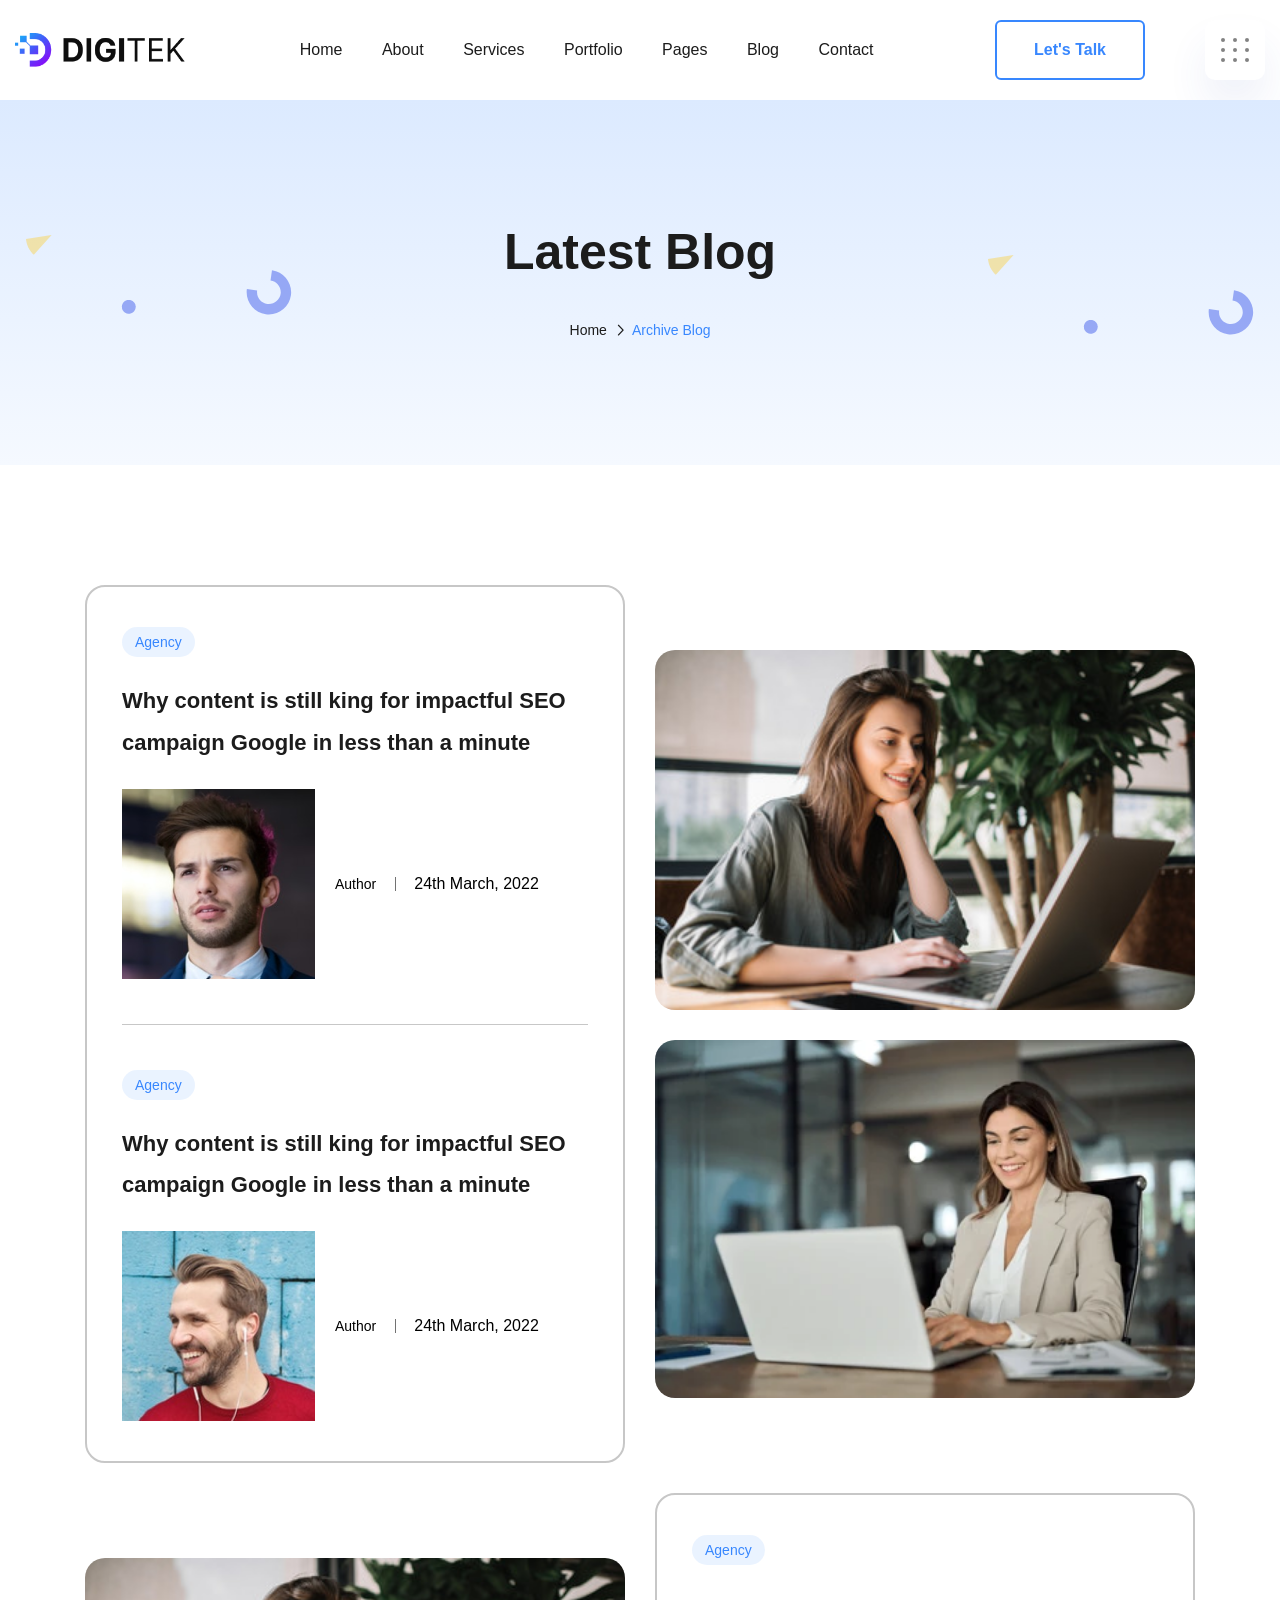
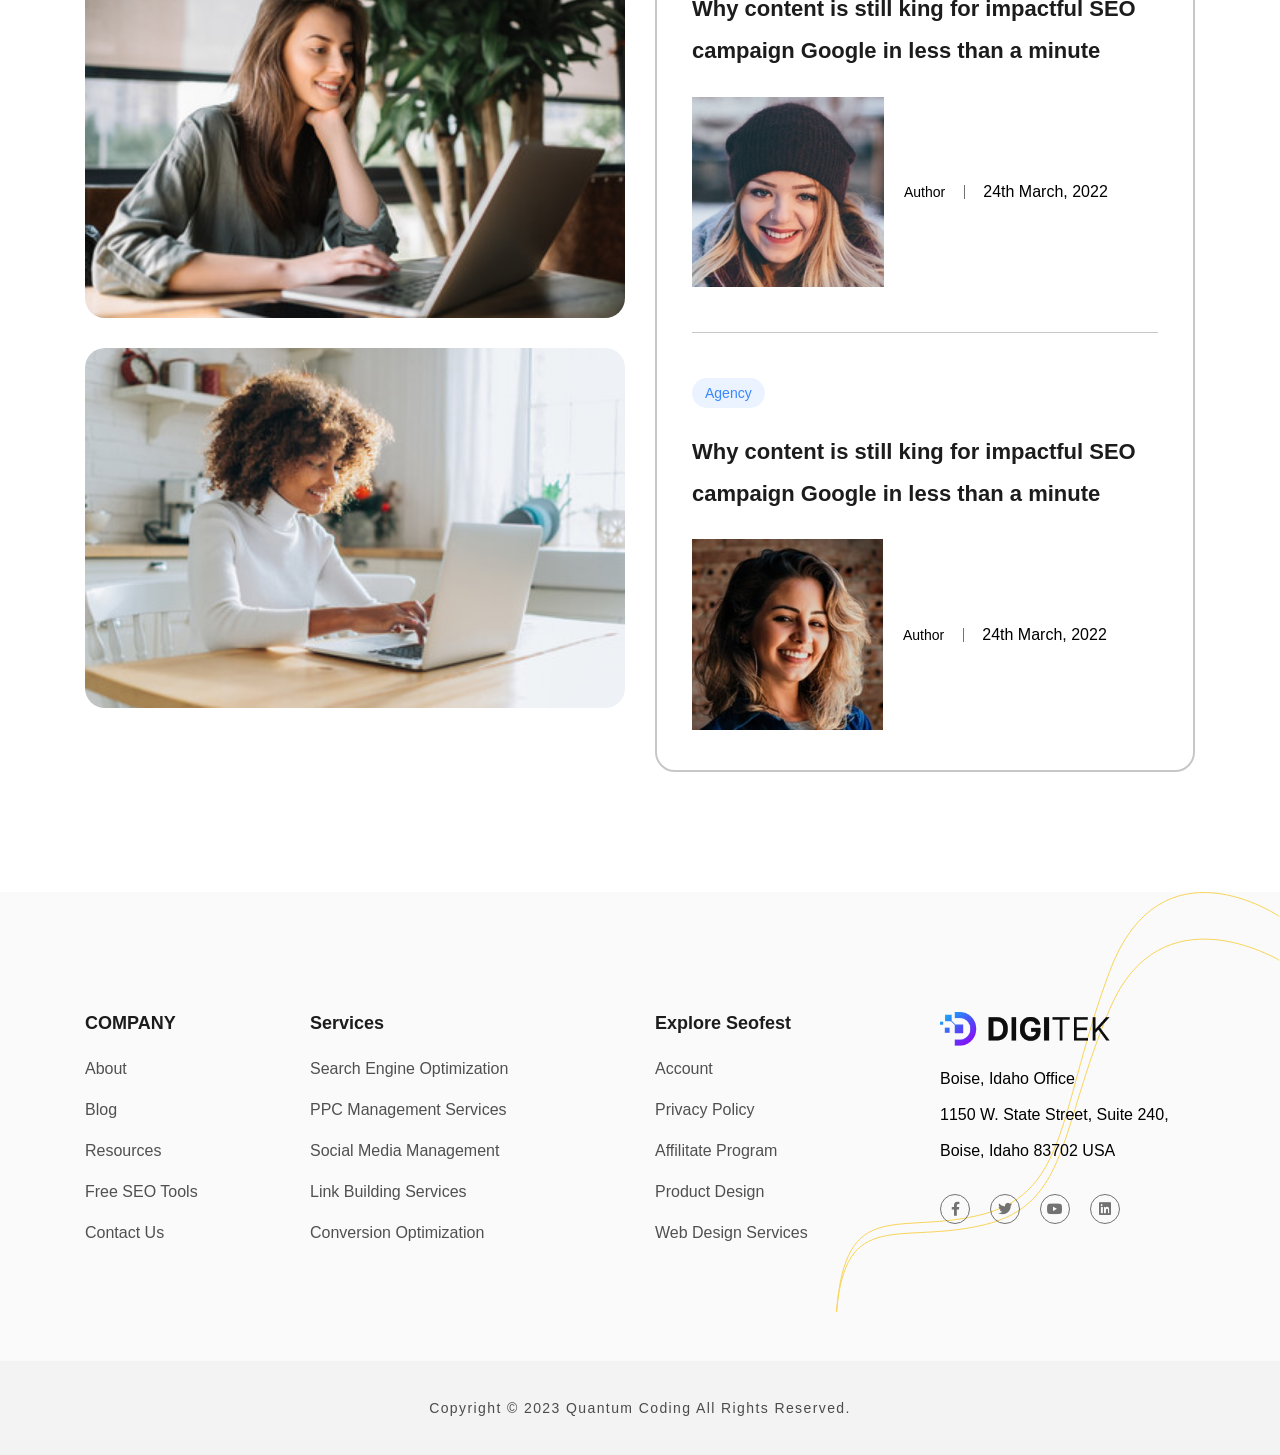
<file: blog.html>
<!doctype html>
<html class="no-js" lang="zxx">
   <head>
      <meta charset="utf-8">
      <meta http-equiv="x-ua-compatible" content="ie=edge">
      <title> Digital Teck - SEO service HTML Template</title>
      <meta name="description" content="">
      <meta name="viewport" content="width=device-width, initial-scale=1">

      <!-- Place favicon.ico in the root directory -->
      <link rel="shortcut icon" type="image/x-icon" href="assets/img/favicon.png">

      <!-- CSS here -->
      <link rel="stylesheet" href="assets/app/css/bootstrap.min.css">
      <link rel="stylesheet" href="assets/app/css/meanmenu.min.css">
      <link rel="stylesheet" href="assets/app/css/animate.css">
      <link rel="stylesheet" href="assets/app/css/swiper-bundle.min.css">
      <link rel="stylesheet" href="assets/app/css/slick.css">
      <link rel="stylesheet" href="assets/app/css/backtotop.css">
      <link rel="stylesheet" href="assets/app/css/magnific-popup.css">
      <link rel="stylesheet" href="assets/app/css/fontawesome-pro.css">
      <link rel="stylesheet" href="assets/app/css/spacing.css">
      <link rel="stylesheet" href="assets/app/css/main.css">
   </head>
   <body>

      <!--[if lte IE 9]>
      <p class="browserupgrade">You are using an <strong>outdated</strong> browser. Please <a href="https://browsehappy.com/">upgrade your browser</a> to improve your experience and security.</p>
      <![endif]-->

      <!-- Offcanvas area start -->
      <div class="fix">
         <div class="offcanvas__info">
            <div class="offcanvas__wrapper">
               <div class="offcanvas__content">
                  <div class="offcanvas__top mb-40 d-flex justify-content-between align-items-center">
                     <div class="offcanvas__logo">
                        <a href="index.html">
                        <img src="assets/img/logo/logo.png" alt="logo not found">
                        </a>
                     </div>
                     <div class="offcanvas__close">
                        <button>
                           <i class="fal fa-times"></i>
                        </button>
                     </div>
                  </div>
                  <div class="offcanvas__search mb-25">
                     <form action="#">
                        <input type="text" placeholder="What are you searching for?">
                        <button type="submit" ><i class="far fa-search"></i></button>
                     </form>
                  </div>
                  <div class="mobile-menu fix mb-40"></div>
                  <div class="offcanvas__contact mt-30 mb-20">
                     <h4>Contact Info</h4>
                     <ul>
                        <li class="d-flex align-items-center">
                           <div class="offcanvas__contact-icon mr-15">
                              <i class="fal fa-map-marker-alt"></i>
                           </div>
                           <div class="offcanvas__contact-text">
                              <a target="_blank" href="https://www.google.com/maps/place/Dhaka/@23.7806207,90.3492859,12z/data=!3m1!4b1!4m5!3m4!1s0x3755b8b087026b81:0x8fa563bbdd5904c2!8m2!3d23.8104753!4d90.4119873">12/A, Mirnada City Tower, NYC</a>
                           </div>
                        </li>
                        <li class="d-flex align-items-center">
                           <div class="offcanvas__contact-icon mr-15">
                              <i class="far fa-phone"></i>
                           </div>
                           <div class="offcanvas__contact-text">
                              <a href="tel:+088889797697">+088889797697</a>
                           </div>
                        </li>
                        <li class="d-flex align-items-center">
                           <div class="offcanvas__contact-icon mr-15">
                              <i class="fal fa-envelope"></i>
                           </div>
                           <div class="offcanvas__contact-text">
                              <a href="tel:+012-345-6789"><span class="mailto:support@mail.com">support@mail.com</span></a>
                           </div>
                        </li>
                     </ul>
                  </div>
                  <div class="offcanvas__social">
                     <ul>
                        <li><a href="#"><i class="fab fa-facebook-f"></i></a></li>
                        <li><a href="#"><i class="fab fa-twitter"></i></a></li>
                        <li><a href="#"><i class="fab fa-youtube"></i></a></li>
                        <li><a href="#"><i class="fab fa-linkedin"></i></a></li>
                     </ul>
                  </div>
               </div>
            </div>
         </div>
      </div>
      <div class="offcanvas__overlay"></div>
      <div class="offcanvas__overlay-white"></div>
      <!-- Offcanvas area start -->
      
      <!-- Header area start -->
      <header>
         <div id="header-sticky" class="header__area">
            <div class="container">
               <div class="row align-items-center">
                  <div class="col-xl-2 col-lg-2 col-6">
                     <div class="header__logo">
                        <a href="index.html">
                           <img src="assets/img/logo/logo.png" alt="logo not found">
                        </a>
                     </div>
                  </div>
                  <div class="col-xl-7 col-lg-9 d-none d-lg-block">
                     <div class="menu__main-wrapper d-flex justify-content-center">
                        <div class="main-menu d-none d-none d-lg-block">
                           <nav id="mobile-menu">
                              <ul>
                                 <li class="has-dropdown">
                                    <a href="index.html">Home</a>
                                    
                                 </li>
                                 <li>
                                    <a href="about.html">About</a>
                                 </li>
                                 <li>
                                    <a href="service.html">Services</a>
                                 </li>

                                 <li>
                                    <a href="project.html">Portfolio</a>
                                 </li>
                                 <li class="has-dropdown">
                                    <a href="#">Pages</a>
                                    <ul class="submenu">
                                       <li class="has-dropdown"><a href="about.html">about us</a></li>
                                       <li><a href="service.html">service</a></li>
                                       <li><a href="technical.html">Technical</a></li>
                                       <li><a href="project.html">Portfolio</a></li> 
                                       <li><a href="analys.html">Analys</a></li>
                                       <li><a href="team.html">team</a></li>
                                    </ul>
                                 </li>
                                 <li class="has-dropdown">
                                    <a href="blog.html">Blog</a>
                                    <ul class="submenu">
                                       <li><a href="blog.html">blog</a></li>
                                       <li><a href="blog-details.html">blog Details</a></li>
                                    </ul>
                                 </li>
                                 <li>
                                    <a href="contact.html">Contact</a>
                                 </li>
                              </ul>
                           </nav>
                        </div>
                     </div>
                  </div>
                  <div class="col-xl-3 col-lg-1 col-6">
                     <div class="header__right d-flex align-items-center justify-content-end">
                        <div class="header__btn d-none d-xl-block">
                           <a class="border__btn" href="contact.html">Let's Talk</a>
                        </div>
                        <div class="header__toggle d-lg-none">
                           <a class="sidebar__active" href="javascript:void(0)">
                              <div class="bar-icon">
                                 <span></span>
                                 <span></span>
                                 <span></span>
                              </div>
                           </a>
                        </div>
                        <div class="header__hamburger d-none d-lg-block ml-60">
                           <button class="humbager__icon sidebar__active">
                              <svg xmlns="http://www.w3.org/2000/svg" width="28" height="24" viewBox="0 0 28 24">
                                 <g id="Group_27406" data-name="Group 27406" transform="translate(-1629 -60)">
                                   <circle id="Ellipse_1144" data-name="Ellipse 1144" cx="2" cy="2" r="2" transform="translate(1641 60)" fill="#828282"/>
                                   <circle id="Ellipse_1145" data-name="Ellipse 1145" cx="2" cy="2" r="2" transform="translate(1653 60)" fill="#828282"/>
                                   <circle id="Ellipse_1146" data-name="Ellipse 1146" cx="2" cy="2" r="2" transform="translate(1629 60)" fill="#828282"/>
                                   <circle id="Ellipse_1147" data-name="Ellipse 1147" cx="2" cy="2" r="2" transform="translate(1641 70)" fill="#828282"/>
                                   <circle id="Ellipse_1148" data-name="Ellipse 1148" cx="2" cy="2" r="2" transform="translate(1653 70)" fill="#828282"/>
                                   <circle id="Ellipse_1149" data-name="Ellipse 1149" cx="2" cy="2" r="2" transform="translate(1629 70)" fill="#828282"/>
                                   <circle id="Ellipse_1150" data-name="Ellipse 1150" cx="2" cy="2" r="2" transform="translate(1641 80)" fill="#828282"/>
                                   <circle id="Ellipse_1151" data-name="Ellipse 1151" cx="2" cy="2" r="2" transform="translate(1653 80)" fill="#828282"/>
                                   <circle id="Ellipse_1152" data-name="Ellipse 1152" cx="2" cy="2" r="2" transform="translate(1629 80)" fill="#828282"/>
                                 </g>
                               </svg>
                           </button>
                        </div>
                     </div>
                  </div>
               </div>
            </div>
         </div>
      </header>
      <!-- Header area end -->
      
      <!-- Body main wrapper start -->
      <main>

      <!-- Breadcrumb area stat -->
      <div class="breadcrumb__area">
         <img class="breadcrumb__shape-1" src="assets/img/shape/breadcrum-1.png.png" alt="image not found">
         <img class="breadcrumb__shape-2" src="assets/img/shape/breadcrum-1.png.png" alt="image not found">
         <div class="container">
            <div class="row">
               <div class="col-xl-12">
                  <div class="breadcrumb__wrapper text-center">
                     <div class="breadcrumb__title">
                        <h2>Latest Blog</h2>
                     </div>
                     <div class="breadcrumb__menu">
                        <nav aria-label="Breadcrumbs" class="breadcrumb-trail breadcrumbs">
                           <ul class="trail-items">
                              <li class="trail-item trail-begin"><span><a href="index.html">Home</a></span></li>
                              <li class="trail-item trail-end"><span>Archive Blog</span></li>
                           </ul>
                        </nav>
                     </div>
                  </div>
               </div>
            </div>
         </div>
      </div>
      <!-- Breadcrumb area end -->

      <!-- Blog area start -->
      <div class="blog__area pt-120 pb-90">
         <div class="container">
            <div class="row align-items-center wow fadeInUp" data-wow-delay=".3s">
               <div class="col-xl-6 col-lg-6">
                  <div class="blog__content-wrapper mb-30">
                     <div class="blog__content-item">
                        <div class="blog__content">
                           <span>Agency</span>
                           <h3><a href="blog-details.html">Why content is still king for impactful SEO
                              campaign Google in less than a minute</a></h3>
                        </div>
                        <div class="blog__meta">
                           <div class="blog__meta-thumb">
                              <img src="assets/img/team/pic-1.png" alt="image not found">
                           </div>
                           <div class="blog__meta-author">
                              <span>Author</span>
                              <span>24th March, 2022</span>
                           </div>
                        </div>
                     </div>
                     <div class="blog__content-item">
                        <div class="blog__content">
                           <span>Agency</span>
                           <h3><a href="blog-details.html">Why content is still king for impactful SEO
                              campaign Google in less than a minute</a></h3>
                        </div>
                        <div class="blog__meta">
                           <div class="blog__meta-thumb">
                              <img src="assets/img/team/pic-2.png" alt="image not found">
                           </div>
                           <div class="blog__meta-author">
                              <span>Author</span>
                              <span>24th March, 2022</span>
                           </div>
                        </div>
                     </div>
                  </div>
               </div>
               <div class="col-xl-6 col-lg-6">
               <div class="blog__thumb-wrapper mb-30">
                     <div class="blog__thumb w-img">
                        <img src="assets/b3.jpg" alt="image not found">
                     </div>
                     <div class="blog__thumb w-img">
                        <img src="assets/b5.png" alt="image not found">
                     </div>
                  </div>
               </div>
               <div class="col-xl-6 col-lg-6">
               <div class="blog__thumb-wrapper mb-30">
                     <div class="blog__thumb w-img">
                        <img src="assets/b3.jpg" alt="image not found">
                     </div>
                     <div class="blog__thumb w-img">
                        <img src="assets/b4.jpg" alt="image not found">
                     </div>
                  </div>
               </div>
               <div class="col-xl-6 col-lg-6">
                  <div class="blog__content-wrapper mb-30">
                     <div class="blog__content-item">
                        <div class="blog__content">
                           <span>Agency</span>
                           <h3><a href="blog-details.html">Why content is still king for impactful SEO
                              campaign Google in less than a minute</a></h3>
                        </div>
                        <div class="blog__meta">
                           <div class="blog__meta-thumb">
                              <img src="assets/img/team/pic-3.png" alt="image not found">
                           </div>
                           <div class="blog__meta-author">
                              <span>Author</span>
                              <span>24th March, 2022</span>
                           </div>
                        </div>
                     </div>
                     <div class="blog__content-item">
                        <div class="blog__content">
                           <span>Agency</span>
                           <h3><a href="blog-details.html">Why content is still king for impactful SEO
                              campaign Google in less than a minute</a></h3>
                        </div>
                        <div class="blog__meta">
                           <div class="blog__meta-thumb">
                              <img src="assets/img/team/pic-4.png" alt="image not found">
                           </div>
                           <div class="blog__meta-author">
                              <span>Author</span>
                              <span>24th March, 2022</span>
                           </div>
                        </div>
                     </div>
                  </div>
               </div>
               
               
            </div>
         </div>
      </div>
      <!-- Blog area end -->

      <!-- Footer area start -->
      <footer>
         <section class="footer__border footer-bg grey__bg p-relative z-index-11 pt-120 pb-60">
            <div class="footer__shape">
               <img src="assets/img/shape/footer-shape.png" alt="">
            </div>
            <div class="container">
               <div class="row">
                  <div class="col-xl-2 col-lg-3 col-md-6 col-sm-6">
                     <div class="footer__widget footer__col-1 mb-55">
                        <div class="footer__title">
                           <h3>COMPANY</h3>
                        </div>
                        <div class="footer__link">
                           <ul>
                              <li><a href="#">About</a></li>
                              <li><a href="#">Blog</a></li>
                              <li><a href="#">Resources</a></li>
                              <li><a href="#">Free SEO Tools</a></li>
                              <li><a href="#">Contact Us</a></li>
                           </ul>
                        </div>
                     </div>
                  </div>
                  <div class="col-xl-4 col-lg-3 col-md-6 col-sm-6">
                     <div class="footer__widget footer__col-2 mb-55">
                        <div class="footer__title">
                           <h3>Services</h3>
                        </div>
                        <div class="footer__link">
                           <ul>
                              <li><a href="#">Search Engine Optimization</a></li>
                              <li><a href="#">PPC Management Services</a></li>
                              <li><a href="#">Social Media Management</a></li>
                              <li><a href="#">Link Building Services</a></li>
                              <li><a href="#">Conversion Optimization</a></li>
                           </ul>
                        </div>
                     </div>
                  </div>
                  <div class="col-xl-3 col-lg-3 col-md-6 col-sm-6">
                     <div class="footer__widget footer__col-3 mb-55">
                        <div class="footer__title">
                           <h3>Explore Seofest</h3>
                        </div>
                        <div class="footer__link">
                           <ul>
                              <li><a href="#">Account</a></li> 
                              <li><a href="#">Privacy Policy</a></li> 
                              <li><a href="#">Affilitate Program</a></li>
                              <li><a href="#">Product Design</a></li>
                              <li><a href="#"> Web Design Services</a></li>
                           </ul>
                        </div>
                     </div>
                  </div>
                  <div class="col-xl-3 col-lg-3 col-md-6 col-sm-6">
                     <div class="footer__widget mb-55">
                        <div class="footer__logo mb-20">
                           <a href="index.html">
                              <img src="assets/img/logo/logo.png" alt="logo not found">
                           </a>
                        </div>
                        <div class="footer__contact mb-30">
                           <span>Boise, Idaho Office</span>
                           <span>1150 W. State Street, Suite 240,</span>
                           <span>Boise, Idaho 83702 USA</span>
                        </div>
                        <div class="touch__social">
                           <a href="#"><i class="fa-brands fa-facebook-f"></i></a>
                           <a href="#"><i class="fa-brands fa-twitter"></i></a>
                           <a href="#"><i class="fa-brands fa-youtube"></i></a>
                           <a href="#"><i class="fa-brands fa-linkedin"></i></a>
                        </div>
                     </div>
                  </div>
               </div>
            </div>
         </section>
         <div class="footer__copyright grey-bg-2">
            <div class="container">
               <div class="copyright__inner-2">
                  <div class="copyright__text text-center">
                     <p>Copyright © 2023 Quantum Coding All Rights Reserved.</p>
                  </div>
               </div>
            </div>
         </div>
      </footer>
      <!-- Footer area end -->

      
      </main>
      <!-- Body main wrapper end -->

      <!-- Back to top start -->
      <div class="progress-wrap">
         <svg class="progress-circle svg-content" width="100%" height="100%" viewBox="-1 -1 102 102">
            <path d="M50,1 a49,49 0 0,1 0,98 a49,49 0 0,1 0,-98" />
         </svg>
      </div>
      <!-- Back to top end -->

      <!-- JS here -->
      <script src="assets/app/js/vendor/jquery-3.6.0.min.js"></script>
      <script src="assets/app/js/vendor/waypoints.min.js"></script>
      <script src="assets/app/js/bootstrap.min.js"></script>
      <script src="assets/app/js/meanmenu.min.js"></script>
      <script src="assets/app/js/swiper-bundle.min.js"></script>
      <script src="assets/app/js/slick.min.js"></script>
      <script src="assets/app/js/magnific-popup.min.js"></script>
      <script src="assets/app/js/backtotop.js"></script>
      <script src="assets/app/js/counterup.js"></script>
      <script src="assets/app/js/wow.min.js"></script>
      <script src="assets/app/js/imagesloaded.pkgd.min.js"></script>
      <script src="assets/app/js/isotope.pkgd.min.js"></script>
      <script src="assets/app/js/ajax-form.js"></script>
      <script src="assets/app/js/main.js"></script>
   </body>
</html>
</file>
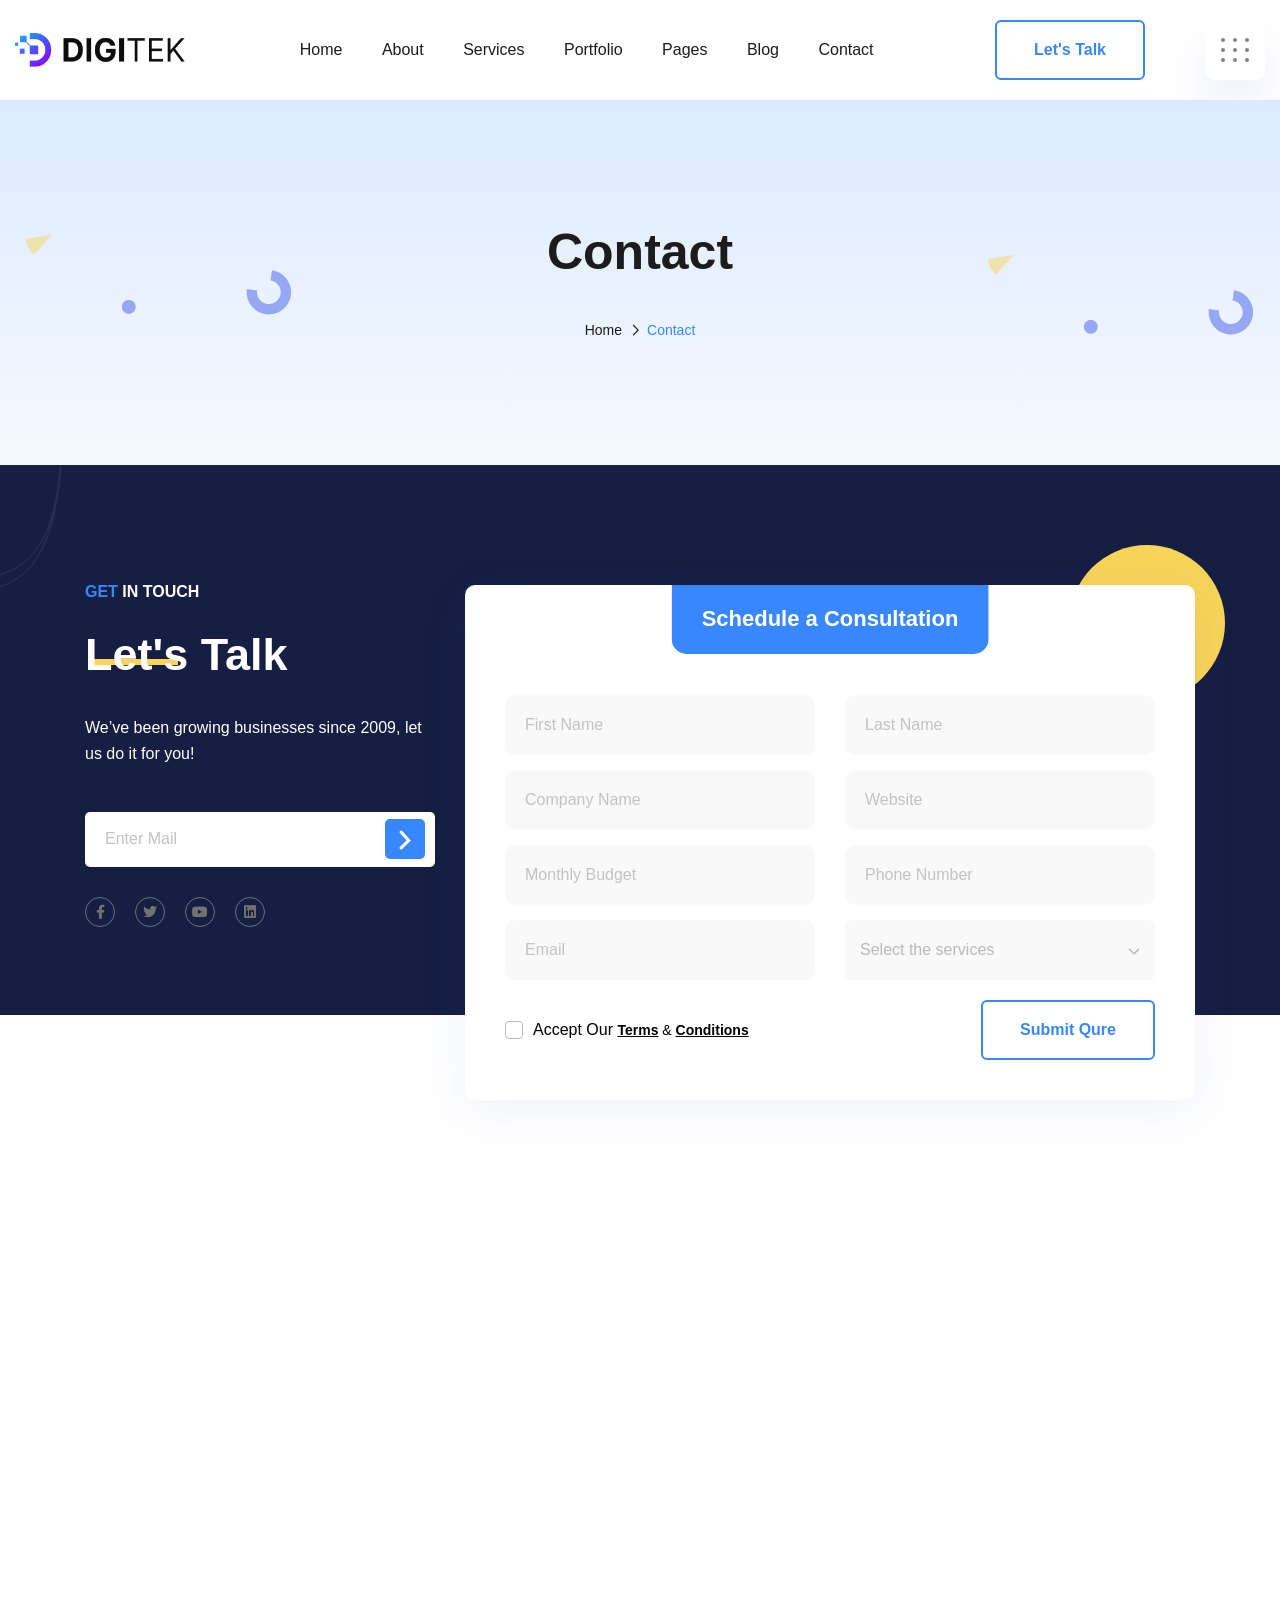
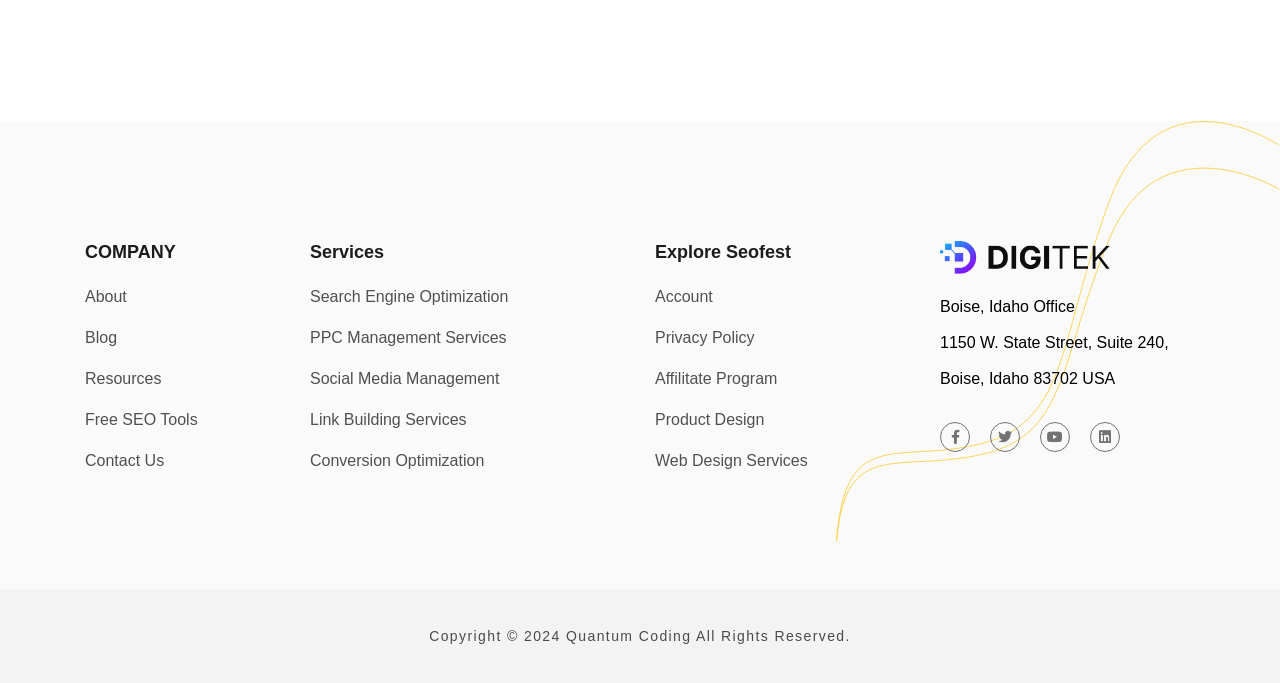
<file: contact.html>
<!doctype html>
<html class="no-js" lang="zxx">
   <head>
      <meta charset="utf-8">
      <meta http-equiv="x-ua-compatible" content="ie=edge">
      <title>Digital Teck - SEO service HTML Template</title>
      <meta name="description" content="">
      <meta name="viewport" content="width=device-width, initial-scale=1">

      <!-- Place favicon.ico in the root directory -->
      <link rel="shortcut icon" type="image/x-icon" href="assets/img/favicon.png">

      <!-- CSS here -->
      <link rel="stylesheet" href="assets/app/css/bootstrap.min.css">
      <link rel="stylesheet" href="assets/app/css/meanmenu.min.css">
      <link rel="stylesheet" href="assets/app/css/animate.css">
      <link rel="stylesheet" href="assets/app/css/swiper-bundle.min.css">
      <link rel="stylesheet" href="assets/app/css/slick.css">
      <link rel="stylesheet" href="assets/app/css/backtotop.css">
      <link rel="stylesheet" href="assets/app/css/magnific-popup.css">
      <link rel="stylesheet" href="assets/app/css/fontawesome-pro.css">
      <link rel="stylesheet" href="assets/app/css/spacing.css">
      <link rel="stylesheet" href="assets/app/css/main.css">
   </head>
   <body>

      <!--[if lte IE 9]>
      <p class="browserupgrade">You are using an <strong>outdated</strong> browser. Please <a href="https://browsehappy.com/">upgrade your browser</a> to improve your experience and security.</p>
      <![endif]-->

      <!-- Offcanvas area start -->
      <div class="fix">
         <div class="offcanvas__info">
            <div class="offcanvas__wrapper">
               <div class="offcanvas__content">
                  <div class="offcanvas__top mb-40 d-flex justify-content-between align-items-center">
                     <div class="offcanvas__logo">
                        <a href="index.html">
                        <img src="assets/img/logo/logo.png" alt="logo not found">
                        </a>
                     </div>
                     <div class="offcanvas__close">
                        <button>
                           <i class="fal fa-times"></i>
                        </button>
                     </div>
                  </div>
                  <div class="offcanvas__search mb-25">
                     <form action="#">
                        <input type="text" placeholder="What are you searching for?">
                        <button type="submit" ><i class="far fa-search"></i></button>
                     </form>
                  </div>
                  <div class="mobile-menu fix mb-40"></div>
                  <div class="offcanvas__contact mt-30 mb-20">
                     <h4>Contact Info</h4>
                     <ul>
                        <li class="d-flex align-items-center">
                           <div class="offcanvas__contact-icon mr-15">
                              <i class="fal fa-map-marker-alt"></i>
                           </div>
                           <div class="offcanvas__contact-text">
                              <a target="_blank" href="https://www.google.com/maps/place/Dhaka/@23.7806207,90.3492859,12z/data=!3m1!4b1!4m5!3m4!1s0x3755b8b087026b81:0x8fa563bbdd5904c2!8m2!3d23.8104753!4d90.4119873">12/A, Mirnada City Tower, NYC</a>
                           </div>
                        </li>
                        <li class="d-flex align-items-center">
                           <div class="offcanvas__contact-icon mr-15">
                              <i class="far fa-phone"></i>
                           </div>
                           <div class="offcanvas__contact-text">
                              <a href="tel:+088889797697">+088889797697</a>
                           </div>
                        </li>
                        <li class="d-flex align-items-center">
                           <div class="offcanvas__contact-icon mr-15">
                              <i class="fal fa-envelope"></i>
                           </div>
                           <div class="offcanvas__contact-text">
                              <a href="tel:+012-345-6789"><span class="mailto:support@mail.com">support@mail.com</span></a>
                           </div>
                        </li>
                     </ul>
                  </div>
                  <div class="offcanvas__social">
                     <ul>
                        <li><a href="#"><i class="fab fa-facebook-f"></i></a></li>
                        <li><a href="#"><i class="fab fa-twitter"></i></a></li>
                        <li><a href="#"><i class="fab fa-youtube"></i></a></li>
                        <li><a href="#"><i class="fab fa-linkedin"></i></a></li>
                     </ul>
                  </div>
               </div>
            </div>
         </div>
      </div>
      <div class="offcanvas__overlay"></div>
      <div class="offcanvas__overlay-white"></div>
      <!-- Offcanvas area start -->
      
      <!-- Header area start -->
      <header>
         <div id="header-sticky" class="header__area">
            <div class="container">
               <div class="row align-items-center">
                  <div class="col-xl-2 col-lg-2 col-6">
                     <div class="header__logo">
                        <a href="index.html">
                           <img src="assets/img/logo/logo.png" alt="logo not found">
                        </a>
                     </div>
                  </div>
                  <div class="col-xl-7 col-lg-9 d-none d-lg-block">
                     <div class="menu__main-wrapper d-flex justify-content-center">
                        <div class="main-menu d-none d-none d-lg-block">
                           <nav id="mobile-menu">
                              <ul>
                                 <li class="has-dropdown">
                                    <a href="index.html">Home</a>
                                    
                                 </li>
                                 <li>
                                    <a href="about.html">About</a>
                                 </li>
                                 <li>
                                    <a href="service.html">Services</a>
                                 </li>

                                 <li>
                                    <a href="project.html">Portfolio</a>
                                 </li>
                                 <li class="has-dropdown">
                                    <a href="#">Pages</a>
                                    <ul class="submenu">
                                       <li class="has-dropdown"><a href="about.html">about us</a></li>
                                       <li><a href="service.html">service</a></li>
                                       <li><a href="technical.html">Technical</a></li>
                                       <li><a href="project.html">Portfolio</a></li> 
                                       <li><a href="analys.html">Analys</a></li>
                                       <li><a href="team.html">team</a></li>
                                    </ul>
                                 </li>
                                 <li class="has-dropdown">
                                    <a href="blog.html">Blog</a>
                                    <ul class="submenu">
                                       <li><a href="blog.html">blog</a></li>
                                       <li><a href="blog-details.html">blog Details</a></li>
                                    </ul>
                                 </li>
                                 <li>
                                    <a href="contact.html">Contact</a>
                                 </li>
                              </ul>
                           </nav>
                        </div>
                     </div>
                  </div>
                  <div class="col-xl-3 col-lg-1 col-6">
                     <div class="header__right d-flex align-items-center justify-content-end">
                        <div class="header__btn d-none d-xl-block">
                           <a class="border__btn" href="contact.html">Let's Talk</a>
                        </div>
                        <div class="header__toggle d-lg-none">
                           <a class="sidebar__active" href="javascript:void(0)">
                              <div class="bar-icon">
                                 <span></span>
                                 <span></span>
                                 <span></span>
                              </div>
                           </a>
                        </div>
                        <div class="header__hamburger d-none d-lg-block ml-60">
                           <button class="humbager__icon sidebar__active">
                              <svg xmlns="http://www.w3.org/2000/svg" width="28" height="24" viewBox="0 0 28 24">
                                 <g id="Group_27406" data-name="Group 27406" transform="translate(-1629 -60)">
                                   <circle id="Ellipse_1144" data-name="Ellipse 1144" cx="2" cy="2" r="2" transform="translate(1641 60)" fill="#828282"/>
                                   <circle id="Ellipse_1145" data-name="Ellipse 1145" cx="2" cy="2" r="2" transform="translate(1653 60)" fill="#828282"/>
                                   <circle id="Ellipse_1146" data-name="Ellipse 1146" cx="2" cy="2" r="2" transform="translate(1629 60)" fill="#828282"/>
                                   <circle id="Ellipse_1147" data-name="Ellipse 1147" cx="2" cy="2" r="2" transform="translate(1641 70)" fill="#828282"/>
                                   <circle id="Ellipse_1148" data-name="Ellipse 1148" cx="2" cy="2" r="2" transform="translate(1653 70)" fill="#828282"/>
                                   <circle id="Ellipse_1149" data-name="Ellipse 1149" cx="2" cy="2" r="2" transform="translate(1629 70)" fill="#828282"/>
                                   <circle id="Ellipse_1150" data-name="Ellipse 1150" cx="2" cy="2" r="2" transform="translate(1641 80)" fill="#828282"/>
                                   <circle id="Ellipse_1151" data-name="Ellipse 1151" cx="2" cy="2" r="2" transform="translate(1653 80)" fill="#828282"/>
                                   <circle id="Ellipse_1152" data-name="Ellipse 1152" cx="2" cy="2" r="2" transform="translate(1629 80)" fill="#828282"/>
                                 </g>
                               </svg>
                           </button>
                        </div>
                     </div>
                  </div>
               </div>
            </div>
         </div>
      </header>
      <!-- Header area end -->
      
      <!-- Body main wrapper start -->
      <main>

      <!-- Breadcrumb area stat -->
      <div class="breadcrumb__area">
         <img class="breadcrumb__shape-1" src="assets/img/shape/breadcrum-1.png.png" alt="image not found">
         <img class="breadcrumb__shape-2" src="assets/img/shape/breadcrum-1.png.png" alt="image not found">
         <div class="container">
            <div class="row">
               <div class="col-xl-12">
                  <div class="breadcrumb__wrapper text-center">
                     <div class="breadcrumb__title">
                        <h2>Contact</h2>
                     </div>
                     <div class="breadcrumb__menu">
                        <nav aria-label="Breadcrumbs" class="breadcrumb-trail breadcrumbs">
                           <ul class="trail-items">
                              <li class="trail-item trail-begin"><span><a href="index.html">Home</a></span></li>
                              <li class="trail-item trail-end"><span>Contact</span></li>
                           </ul>
                        </nav>
                     </div>
                  </div>
               </div>
            </div>
         </div>
      </div>
      <!-- Breadcrumb area end -->

      <!-- Touch area start -->
      <section class="touch__arae touch-bg include__bg pt-120 pb-120" data-background="assets/img/shape/touch-shape.png">
         <div class="container">
            <div class="row">
               <div class="col-xl-4 col-lg-4">
                  <div class="touch__left mb-60">
                     <div class="section__title-wrapper">
                        <span class="section__subtitle s-2">
                           <span>Get </span>in touch
                        </span>
                        <h2 class="section__title s-2 mb-30">
                           <span class="down__mark-line">Let's</span> Talk
                        </h2>
                     </div>
                     <p>We’ve been growing businesses since 2009, let us do it for you!</p>
                     <div class="touch__search">
                        <form action="#">
                           <input type="text" placeholder="Enter Mail">
                           <button type="submit"><svg xmlns="http://www.w3.org/2000/svg" width="11.83" height="20.026" viewBox="0 0 11.83 20.026">
                              <path id="Path_17020" data-name="Path 17020" d="M-3925.578,5558.542l7.623,8.242-7.623,7.543" transform="translate(3927.699 -5556.422)" fill="none" stroke="#fff" stroke-linecap="round" stroke-width="3"></path>
                            </svg>
                            </button>
                        </form>
                     </div>
                     <div class="touch__social">
                        <a href="#"><i class="fa-brands fa-facebook-f"></i></a>
                        <a href="#"><i class="fa-brands fa-twitter"></i></a>
                        <a href="#"><i class="fa-brands fa-youtube"></i></a>
                        <a href="#"><i class="fa-brands fa-linkedin"></i></a>
                     </div>
                  </div>
               </div>
               <div class="col-xl-8 col-lg-8">
                  <div class="touch__contact p-relative">
                     <div class="touch__carcle"></div>
                     <div class="touch__content-title">
                        <h3>Schedule a Consultation</h3>
                     </div>
                     <form action="#">
                        <div class="row">
                           <div class="col-lg-6">
                              <div class="touch__input">
                                 <input type="text" placeholder="First Name">
                              </div>
                           </div>
                           <div class="col-lg-6">
                              <div class="touch__input">
                                 <input type="text" placeholder="Last Name">
                              </div>
                           </div>
                           <div class="col-lg-6">
                              <div class="touch__input">
                                 <input type="text" placeholder="Company Name">
                              </div>
                           </div>
                           <div class="col-lg-6">
                              <div class="touch__input">
                                 <input type="text" placeholder="Website">
                              </div>
                           </div>
                           <div class="col-lg-6">
                              <div class="touch__input">
                                 <input type="text" placeholder="Monthly Budget">
                              </div>
                           </div>
                           <div class="col-lg-6">
                              <div class="touch__input">
                                 <input type="text" placeholder="Phone Number">
                              </div>
                           </div>
                           <div class="col-lg-6">
                              <div class="touch__input">
                                 <input type="text" placeholder="Email">
                              </div>
                           </div>
                           <div class="col-lg-6">
                              <div class="contact__select mb-20">
                                 <select>
                                    <option value="0">Select the services</option>
                                    <option value="1">Payment</option>
                                    <option value="2">Information</option>
                                    <option value="3">Option</option>
                                 </select>
                              </div>
                           </div>
                           <div class="col-12">
                              <div class="touch__submit">
                                 <div class="sign__action">
                                    <input class="e-check-input" type="checkbox" id="sing-up">
                                    <label class="sign__check" for="sing-up">Accept Our <span><a href="#">Terms</a> &amp; <a href="#">Conditions</a></span></label>
                                 </div>
                                 <div class="touch__btn">
                                    <button type="button"></button>
                                    <a class="border__btn" href="#">Submit Qure</a>
                                 </div>
                              </div>
                           </div>
                        </div>
                     </form>
                  </div>
               </div>
            </div>
         </div>
        </section>
      <!-- Touch area end -->

      <!-- Google map start -->
      <div class="google__map-area">
         <iframe src="https://www.google.com/maps/embed?pb=!1m14!1m12!1m3!1d30938.29203384682!2d90.41205809043723!3d23.810342878819508!2m3!1f0!2f0!3f0!3m2!1i1024!2i768!4f13.1!5e0!3m2!1sen!2sbd!4v1668285235016!5m2!1sen!2sbd"></iframe>
      </div>
      <!-- Google map end -->

      <!-- Footer area start -->
      <footer>
         <section class="footer__border footer-bg grey__bg p-relative z-index-11 pt-120 pb-60">
            <div class="footer__shape">
               <img src="assets/img/shape/footer-shape.png" alt="">
            </div>
            <div class="container">
               <div class="row">
                  <div class="col-xl-2 col-lg-3 col-md-6 col-sm-6">
                     <div class="footer__widget footer__col-1 mb-55">
                        <div class="footer__title">
                           <h3>COMPANY</h3>
                        </div>
                        <div class="footer__link">
                           <ul>
                              <li><a href="#">About</a></li>
                              <li><a href="#">Blog</a></li>
                              <li><a href="#">Resources</a></li>
                              <li><a href="#">Free SEO Tools</a></li>
                              <li><a href="#">Contact Us</a></li>
                           </ul>
                        </div>
                     </div>
                  </div>
                  <div class="col-xl-4 col-lg-3 col-md-6 col-sm-6">
                     <div class="footer__widget footer__col-2 mb-55">
                        <div class="footer__title">
                           <h3>Services</h3>
                        </div>
                        <div class="footer__link">
                           <ul>
                              <li><a href="#">Search Engine Optimization</a></li>
                              <li><a href="#">PPC Management Services</a></li>
                              <li><a href="#">Social Media Management</a></li>
                              <li><a href="#">Link Building Services</a></li>
                              <li><a href="#">Conversion Optimization</a></li>
                           </ul>
                        </div>
                     </div>
                  </div>
                  <div class="col-xl-3 col-lg-3 col-md-6 col-sm-6">
                     <div class="footer__widget footer__col-3 mb-55">
                        <div class="footer__title">
                           <h3>Explore Seofest</h3>
                        </div>
                        <div class="footer__link">
                           <ul>
                              <li><a href="#">Account</a></li> 
                              <li><a href="#">Privacy Policy</a></li> 
                              <li><a href="#">Affilitate Program</a></li>
                              <li><a href="#">Product Design</a></li>
                              <li><a href="#"> Web Design Services</a></li>
                           </ul>
                        </div>
                     </div>
                  </div>
                  <div class="col-xl-3 col-lg-3 col-md-6 col-sm-6">
                     <div class="footer__widget mb-55">
                        <div class="footer__logo mb-20">
                           <a href="index.html">
                              <img src="assets/img/logo/logo.png" alt="logo not found">
                           </a>
                        </div>
                        <div class="footer__contact mb-30">
                           <span>Boise, Idaho Office</span>
                           <span>1150 W. State Street, Suite 240,</span>
                           <span>Boise, Idaho 83702 USA</span>
                        </div>
                        <div class="touch__social">
                           <a href="#"><i class="fa-brands fa-facebook-f"></i></a>
                           <a href="#"><i class="fa-brands fa-twitter"></i></a>
                           <a href="#"><i class="fa-brands fa-youtube"></i></a>
                           <a href="#"><i class="fa-brands fa-linkedin"></i></a>
                        </div>
                     </div>
                  </div>
               </div>
            </div>
         </section>
         <div class="footer__copyright grey-bg-2">
            <div class="container">
               <div class="copyright__inner-2">
                  <div class="copyright__text text-center">
                     <p>Copyright © 2024 Quantum Coding All Rights Reserved.</p>
                  </div>
               </div>
            </div>
         </div>
      </footer>
      <!-- Footer area end -->

      
      </main>
      <!-- Body main wrapper end -->

      <!-- Back to top start -->
      <div class="progress-wrap">
         <svg class="progress-circle svg-content" width="100%" height="100%" viewBox="-1 -1 102 102">
            <path d="M50,1 a49,49 0 0,1 0,98 a49,49 0 0,1 0,-98" />
         </svg>
      </div>
      <!-- Back to top end -->

      <!-- JS here -->
      <script src="assets/app/js/vendor/jquery-3.6.0.min.js"></script>
      <script src="assets/app/js/vendor/waypoints.min.js"></script>
      <script src="assets/app/js/bootstrap.min.js"></script>
      <script src="assets/app/js/meanmenu.min.js"></script>
      <script src="assets/app/js/swiper-bundle.min.js"></script>
      <script src="assets/app/js/slick.min.js"></script>
      <script src="assets/app/js/magnific-popup.min.js"></script>
      <script src="assets/app/js/backtotop.js"></script>
      <script src="assets/app/js/counterup.js"></script>
      <script src="assets/app/js/wow.min.js"></script>
      <script src="assets/app/js/imagesloaded.pkgd.min.js"></script>
      <script src="assets/app/js/isotope.pkgd.min.js"></script>
      <script src="assets/app/js/ajax-form.js"></script>
      <script src="assets/app/js/main.js"></script>
   </body>
</html>
</file>
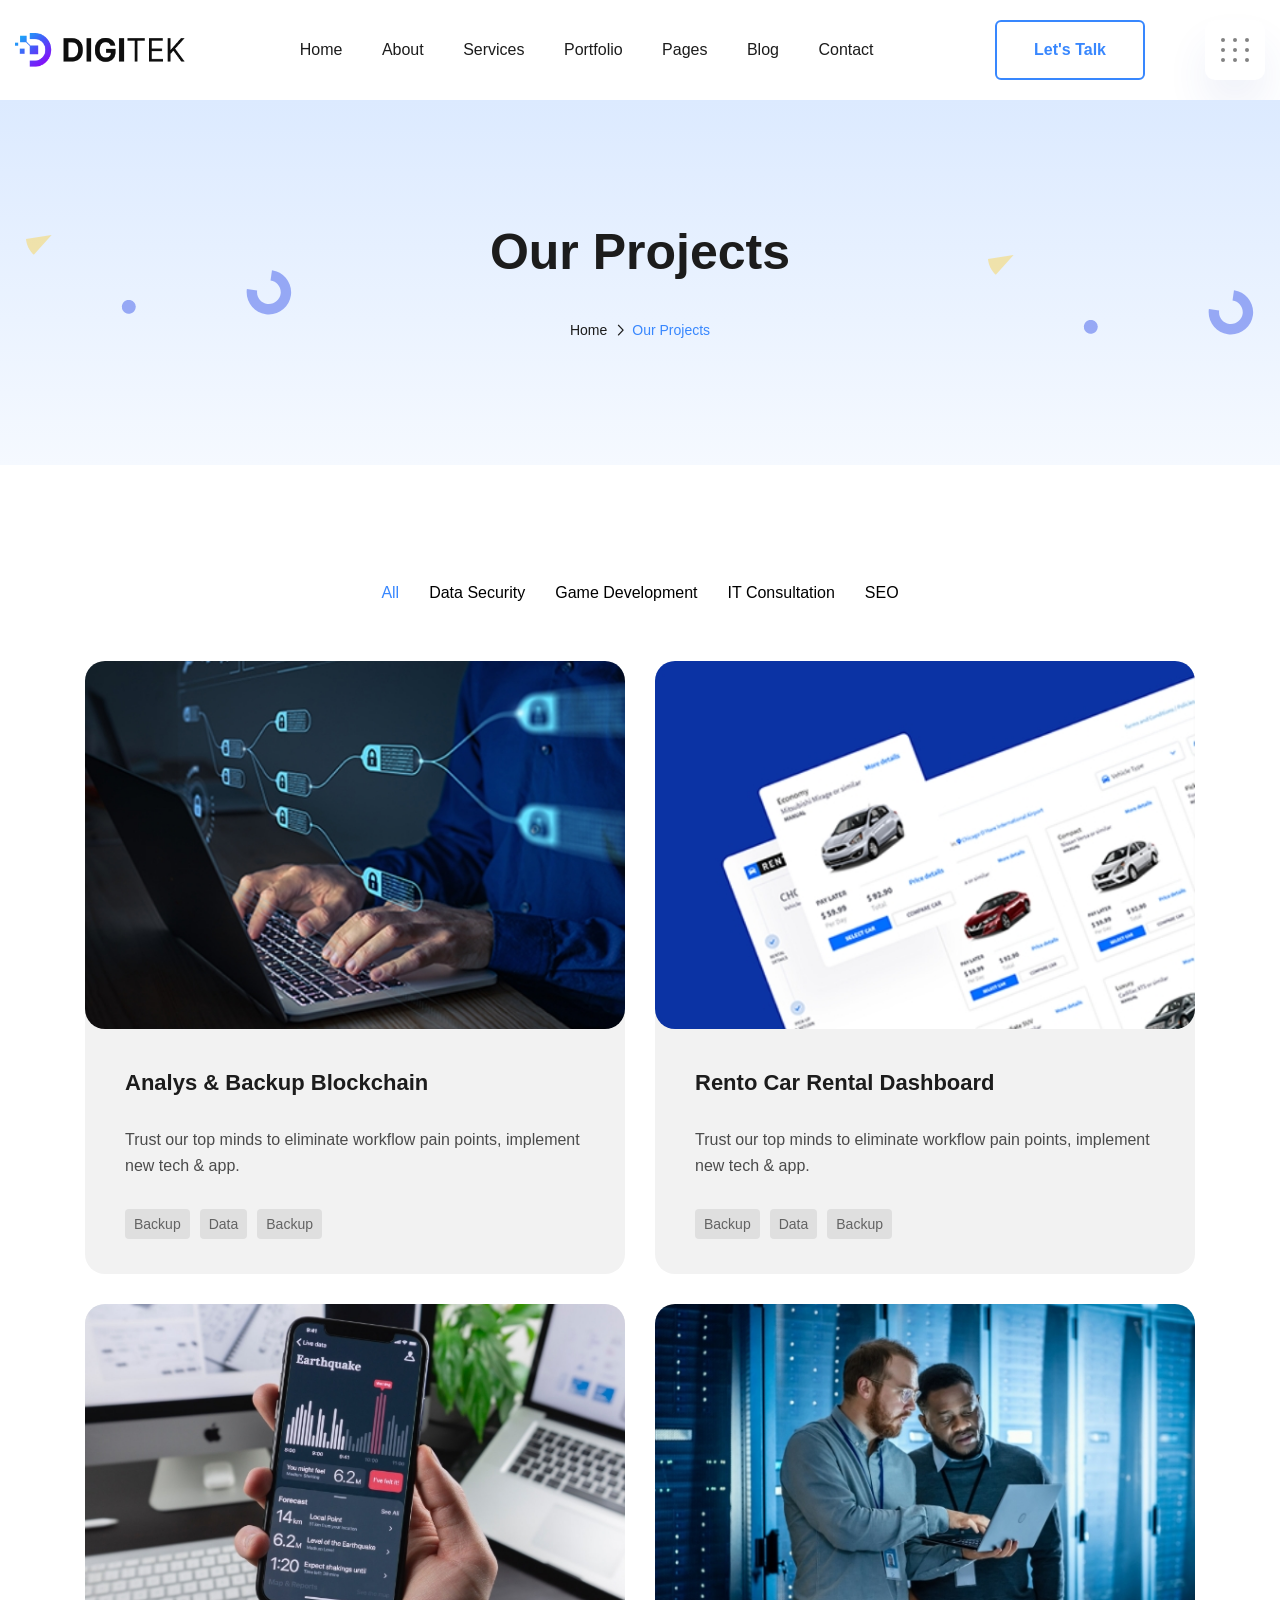
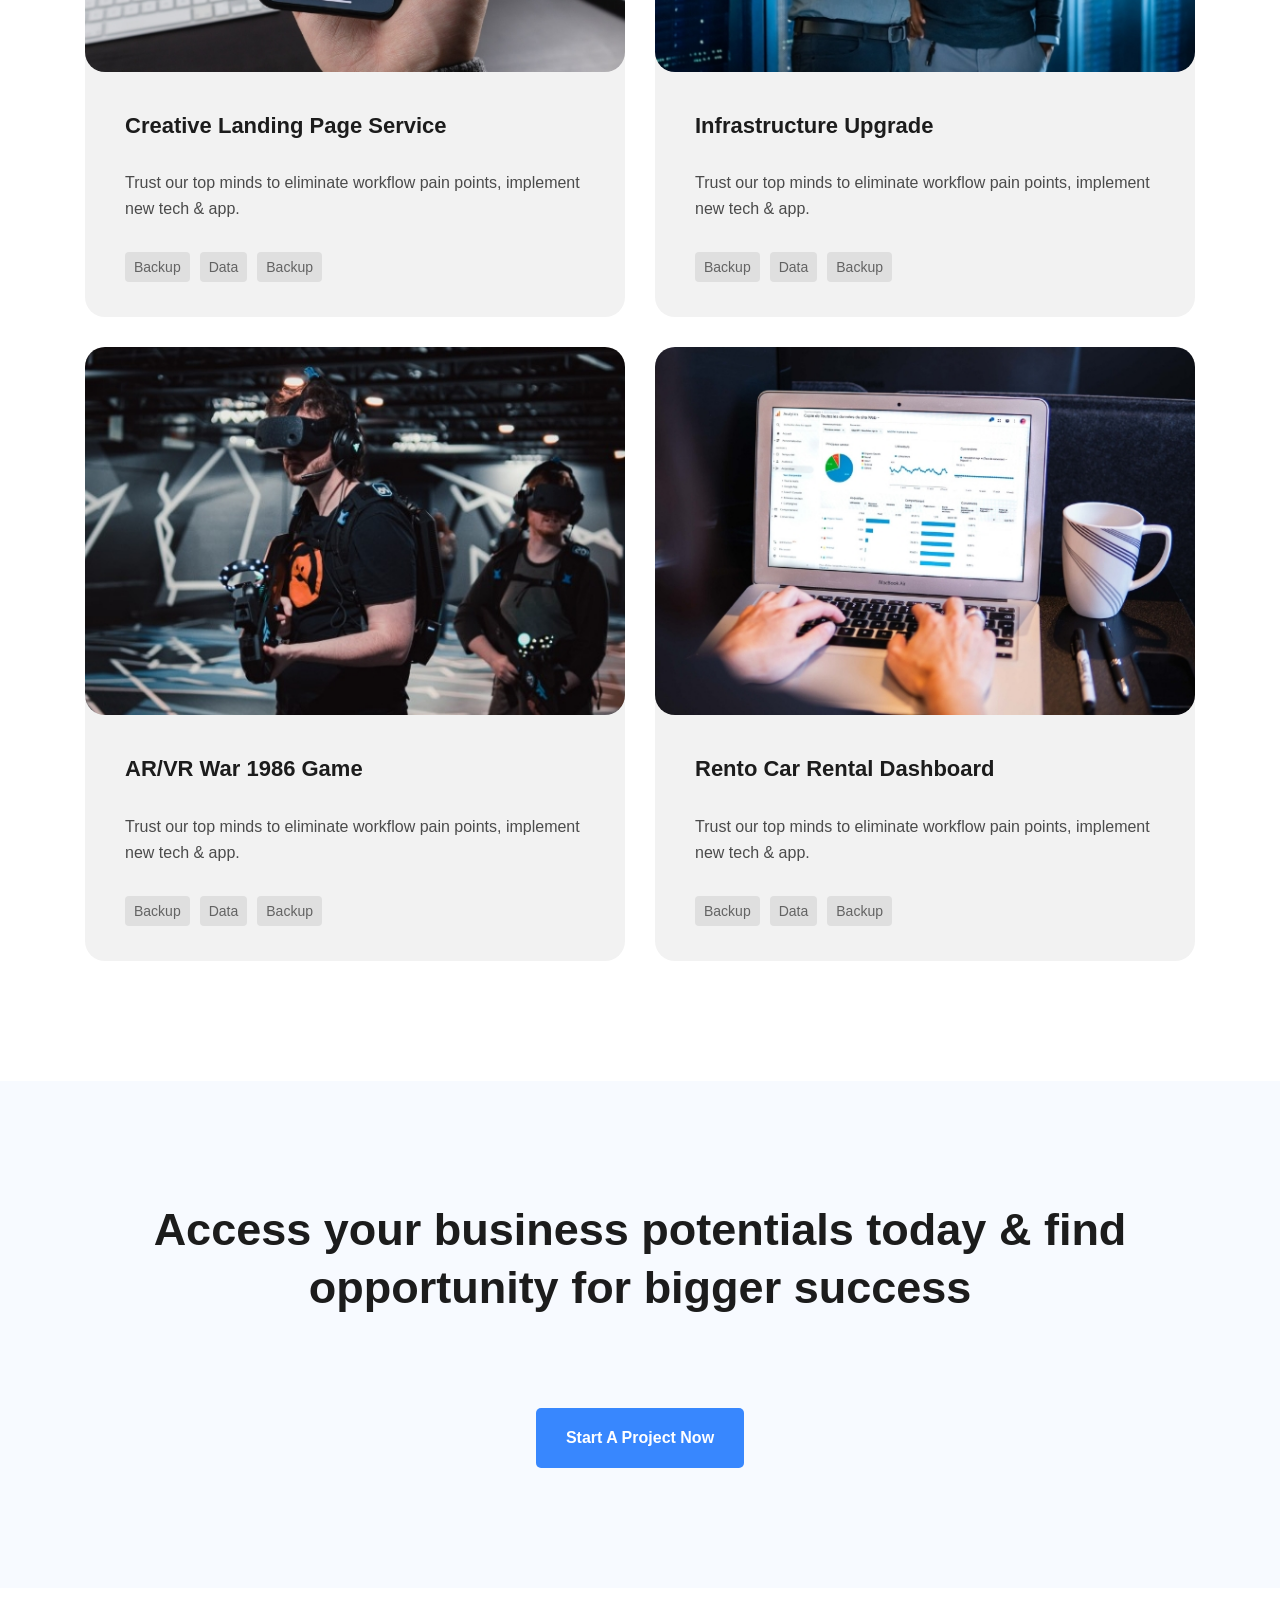
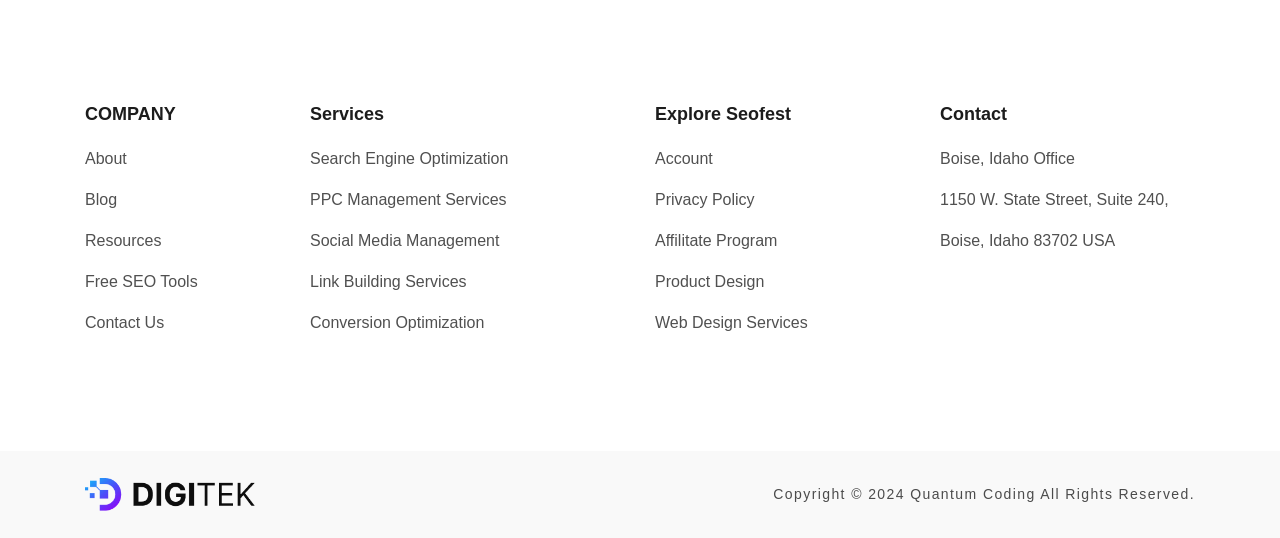
<file: project.html>
<!doctype html>
<html class="no-js" lang="zxx">
   <head>
      <meta charset="utf-8">
      <meta http-equiv="x-ua-compatible" content="ie=edge">
      <title>Digital Teck - SEO service HTML Template</title>
      <meta name="description" content="">
      <meta name="viewport" content="width=device-width, initial-scale=1">

      <!-- Place favicon.ico in the root directory -->
      <link rel="shortcut icon" type="image/x-icon" href="assets/img/favicon.png">

      <!-- CSS here -->
      <link rel="stylesheet" href="assets/app/css/bootstrap.min.css">
      <link rel="stylesheet" href="assets/app/css/meanmenu.min.css">
      <link rel="stylesheet" href="assets/app/css/animate.css">
      <link rel="stylesheet" href="assets/app/css/swiper-bundle.min.css">
      <link rel="stylesheet" href="assets/app/css/slick.css">
      <link rel="stylesheet" href="assets/app/css/backtotop.css">
      <link rel="stylesheet" href="assets/app/css/magnific-popup.css">
      <link rel="stylesheet" href="assets/app/css/fontawesome-pro.css">
      <link rel="stylesheet" href="assets/app/css/spacing.css">
      <link rel="stylesheet" href="assets/app/css/main.css">
   </head>
   <body>

      <!--[if lte IE 9]>
      <p class="browserupgrade">You are using an <strong>outdated</strong> browser. Please <a href="https://browsehappy.com/">upgrade your browser</a> to improve your experience and security.</p>
      <![endif]-->

      <!--[if lte IE 9]>
      <p class="browserupgrade">You are using an <strong>outdated</strong> browser. Please <a href="https://browsehappy.com/">upgrade your browser</a> to improve your experience and security.</p>
      <![endif]-->

      <!-- Offcanvas area start -->
      <div class="fix">
         <div class="offcanvas__info">
            <div class="offcanvas__wrapper">
               <div class="offcanvas__content">
                  <div class="offcanvas__top mb-40 d-flex justify-content-between align-items-center">
                     <div class="offcanvas__logo">
                        <a href="index.html">
                        <img src="assets/img/logo/logo.png" alt="logo not found">
                        </a>
                     </div>
                     <div class="offcanvas__close">
                        <button>
                           <i class="fal fa-times"></i>
                        </button>
                     </div>
                  </div>
                  <div class="offcanvas__search mb-25">
                     <form action="#">
                        <input type="text" placeholder="What are you searching for?">
                        <button type="submit" ><i class="far fa-search"></i></button>
                     </form>
                  </div>
                  <div class="mobile-menu fix mb-40"></div>
                  <div class="offcanvas__contact mt-30 mb-20">
                     <h4>Contact Info</h4>
                     <ul>
                        <li class="d-flex align-items-center">
                           <div class="offcanvas__contact-icon mr-15">
                              <i class="fal fa-map-marker-alt"></i>
                           </div>
                           <div class="offcanvas__contact-text">
                              <a target="_blank" href="https://www.google.com/maps/place/Dhaka/@23.7806207,90.3492859,12z/data=!3m1!4b1!4m5!3m4!1s0x3755b8b087026b81:0x8fa563bbdd5904c2!8m2!3d23.8104753!4d90.4119873">12/A, Mirnada City Tower, NYC</a>
                           </div>
                        </li>
                        <li class="d-flex align-items-center">
                           <div class="offcanvas__contact-icon mr-15">
                              <i class="far fa-phone"></i>
                           </div>
                           <div class="offcanvas__contact-text">
                              <a href="tel:+088889797697">+088889797697</a>
                           </div>
                        </li>
                        <li class="d-flex align-items-center">
                           <div class="offcanvas__contact-icon mr-15">
                              <i class="fal fa-envelope"></i>
                           </div>
                           <div class="offcanvas__contact-text">
                              <a href="tel:+012-345-6789"><span class="mailto:support@mail.com">support@mail.com</span></a>
                           </div>
                        </li>
                     </ul>
                  </div>
                  <div class="offcanvas__social">
                     <ul>
                        <li><a href="#"><i class="fab fa-facebook-f"></i></a></li>
                        <li><a href="#"><i class="fab fa-twitter"></i></a></li>
                        <li><a href="#"><i class="fab fa-youtube"></i></a></li>
                        <li><a href="#"><i class="fab fa-linkedin"></i></a></li>
                     </ul>
                  </div>
               </div>
            </div>
         </div>
      </div>
      <div class="offcanvas__overlay"></div>
      <div class="offcanvas__overlay-white"></div>
      <!-- Offcanvas area start -->
      
      <!-- Header area start -->
      <header>
         <div id="header-sticky" class="header__area">
            <div class="container">
               <div class="row align-items-center">
                  <div class="col-xl-2 col-lg-2 col-6">
                     <div class="header__logo">
                        <a href="index.html">
                           <img src="assets/img/logo/logo.png" alt="logo not found">
                        </a>
                     </div>
                  </div>
                  <div class="col-xl-7 col-lg-9 d-none d-lg-block">
                     <div class="menu__main-wrapper d-flex justify-content-center">
                        <div class="main-menu d-none d-none d-lg-block">
                           <nav id="mobile-menu">
                              <ul>
                                 <li class="has-dropdown">
                                    <a href="index.html">Home</a>
                                 
                                 </li>
                                 <li>
                                    <a href="about.html">About</a>
                                 </li>
                                 <li>
                                    <a href="service.html">Services</a>
                                 </li>

                                 <li>
                                    <a href="project.html">Portfolio</a>
                                 </li>
                                 <li class="has-dropdown">
                                    <a href="#">Pages</a>
                                    <ul class="submenu">
                                       <li class="has-dropdown"><a href="about.html">about us</a></li>
                                       <li><a href="service.html">service</a></li>
                                       <li><a href="technical.html">Technical</a></li>
                                       <li><a href="project.html">Portfolio</a></li> 
                                       <li><a href="analys.html">Analys</a></li>
                                       <li><a href="team.html">team</a></li>
                                    </ul>
                                 </li>
                                 <li class="has-dropdown">
                                    <a href="blog.html">Blog</a>
                                    <ul class="submenu">
                                       <li><a href="blog.html">blog</a></li>
                                       <li><a href="blog-details.html">blog Details</a></li>
                                    </ul>
                                 </li>
                                 <li>
                                    <a href="contact.html">Contact</a>
                                 </li>
                              </ul>
                           </nav>
                        </div>
                     </div>
                  </div>
                  <div class="col-xl-3 col-lg-1 col-6">
                     <div class="header__right d-flex align-items-center justify-content-end">
                        <div class="header__btn d-none d-xl-block">
                           <a class="border__btn" href="contact.html">Let's Talk</a>
                        </div>
                        <div class="header__toggle d-lg-none">
                           <a class="sidebar__active" href="javascript:void(0)">
                              <div class="bar-icon">
                                 <span></span>
                                 <span></span>
                                 <span></span>
                              </div>
                           </a>
                        </div>
                        <div class="header__hamburger d-none d-lg-block ml-60">
                           <button class="humbager__icon sidebar__active">
                              <svg xmlns="http://www.w3.org/2000/svg" width="28" height="24" viewBox="0 0 28 24">
                                 <g id="Group_27406" data-name="Group 27406" transform="translate(-1629 -60)">
                                   <circle id="Ellipse_1144" data-name="Ellipse 1144" cx="2" cy="2" r="2" transform="translate(1641 60)" fill="#828282"/>
                                   <circle id="Ellipse_1145" data-name="Ellipse 1145" cx="2" cy="2" r="2" transform="translate(1653 60)" fill="#828282"/>
                                   <circle id="Ellipse_1146" data-name="Ellipse 1146" cx="2" cy="2" r="2" transform="translate(1629 60)" fill="#828282"/>
                                   <circle id="Ellipse_1147" data-name="Ellipse 1147" cx="2" cy="2" r="2" transform="translate(1641 70)" fill="#828282"/>
                                   <circle id="Ellipse_1148" data-name="Ellipse 1148" cx="2" cy="2" r="2" transform="translate(1653 70)" fill="#828282"/>
                                   <circle id="Ellipse_1149" data-name="Ellipse 1149" cx="2" cy="2" r="2" transform="translate(1629 70)" fill="#828282"/>
                                   <circle id="Ellipse_1150" data-name="Ellipse 1150" cx="2" cy="2" r="2" transform="translate(1641 80)" fill="#828282"/>
                                   <circle id="Ellipse_1151" data-name="Ellipse 1151" cx="2" cy="2" r="2" transform="translate(1653 80)" fill="#828282"/>
                                   <circle id="Ellipse_1152" data-name="Ellipse 1152" cx="2" cy="2" r="2" transform="translate(1629 80)" fill="#828282"/>
                                 </g>
                               </svg>
                           </button>
                        </div>
                     </div>
                  </div>
               </div>
            </div>
         </div>
      </header>
      <!-- Header area end -->
      
      <!-- Body main wrapper start -->
      <main>

      <!-- Breadcrumb area stat -->
      <div class="breadcrumb__area">
         <img class="breadcrumb__shape-1" src="assets/img/shape/breadcrum-1.png.png" alt="image not found">
         <img class="breadcrumb__shape-2" src="assets/img/shape/breadcrum-1.png.png" alt="image not found">
         <div class="container">
            <div class="row">
               <div class="col-xl-12">
                  <div class="breadcrumb__wrapper text-center">
                     <div class="breadcrumb__title">
                        <h2>Our Projects</h2>
                     </div>
                     <div class="breadcrumb__menu">
                        <nav aria-label="Breadcrumbs" class="breadcrumb-trail breadcrumbs">
                           <ul class="trail-items">
                              <li class="trail-item trail-begin"><span><a href="index.html">Home</a></span></li>
                              <li class="trail-item trail-end"><span>Our Projects</span></li>
                           </ul>
                        </nav>
                     </div>
                  </div>
               </div>
            </div>
         </div>
      </div>
      <!-- Breadcrumb area end -->

      <!-- Project area start -->
      <section class="project__area pt-115 pb-90">
         <div class="container">
            <div class="row">
               <div class="col-12">
                  <div class="project__filter-button text-center p-relative mb-55">
                     <button class="active" data-filter="*">all</button>
                     <button data-filter=".c-1" class="">Data Security</button>
                     <button data-filter=".c-2" class="">Game Development</button>
                     <button data-filter=".c-3" class=""> IT Consultation</button>
                     <button data-filter=".c-4" class="">SEO</button>
                  </div>
               </div>
            </div>
            <div class="row grid portfolio-grid-items wow fadeInUp" data-wow-delay=".3s">
               <div class="col-xl-6 col-lg-6 col-md-6 grid-item c-3 c-2">
                  <div class="project__item mb-30">
                     <div class="project__thumb">
                        <img src="assets/img/project/01.jpg" alt="image not found">
                     </div>
                     <div class="project__content">
                        <h3>Analys & Backup Blockchain</h3>
                        <p>Trust our top minds to eliminate workflow pain points, implement new tech & app.</p>
                        <div class="project__tag">
                           <a href="#">Backup</a>
                           <a href="#">Data</a>
                           <a href="#">Backup</a>
                        </div>
                     </div>
                  </div>
               </div>
               <div class="col-xl-6 col-lg-6 col-md-6 grid-item c-3 c-4">
                  <div class="project__item mb-30">
                     <div class="project__thumb">
                        <img src="assets/img/project/02.jpg" alt="image not found">
                     </div>
                     <div class="project__content">
                        <h3>Rento Car Rental Dashboard</h3>
                        <p>Trust our top minds to eliminate workflow pain points, implement new tech & app.</p>
                        <div class="project__tag">
                           <a href="#">Backup</a>
                           <a href="#">Data</a>
                           <a href="#">Backup</a>
                        </div>
                     </div>
                  </div>
               </div>
               <div class="col-xl-6 col-lg-6 col-md-6 grid-item c-3 c-1">
                  <div class="project__item mb-30">
                     <div class="project__thumb">
                        <img src="assets/img/project/03.jpg" alt="image not found">
                     </div>
                     <div class="project__content">
                        <h3>Creative Landing Page Service</h3>
                        <p>Trust our top minds to eliminate workflow pain points, implement new tech & app.</p>
                        <div class="project__tag">
                           <a href="#">Backup</a>
                           <a href="#">Data</a>
                           <a href="#">Backup</a>
                        </div>
                     </div>
                  </div>
               </div>
               <div class="col-xl-6 col-lg-6 col-md-6 grid-item c-3 c-3">
                  <div class="project__item mb-30">
                     <div class="project__thumb">
                        <img src="assets/img/project/04.jpg" alt="image not found">
                     </div>
                     <div class="project__content">
                        <h3>Infrastructure Upgrade</h3>
                        <p>Trust our top minds to eliminate workflow pain points, implement new tech & app.</p>
                        <div class="project__tag">
                           <a href="#">Backup</a>
                           <a href="#">Data</a>
                           <a href="#">Backup</a>
                        </div>
                     </div>
                  </div>
               </div>
               <div class="col-xl-6 col-lg-6 col-md-6 grid-item c-3 c-5">
                  <div class="project__item mb-30">
                     <div class="project__thumb">
                        <img src="assets/img/project/05.jpg" alt="image not found">
                     </div>
                     <div class="project__content">
                        <h3>AR/VR War 1986 Game</h3>
                        <p>Trust our top minds to eliminate workflow pain points, implement new tech & app.</p>
                        <div class="project__tag">
                           <a href="#">Backup</a>
                           <a href="#">Data</a>
                           <a href="#">Backup</a>
                        </div>
                     </div>
                  </div>
               </div>
               <div class="col-xl-6 col-lg-6 col-md-6 grid-item c-3 c-1">
                  <div class="project__item mb-30">
                     <div class="project__thumb">
                        <img src="assets/img/project/06.jpg" alt="image not found">
                     </div>
                     <div class="project__content">
                        <h3>Rento Car Rental Dashboard</h3>
                        <p>Trust our top minds to eliminate workflow pain points, implement new tech & app.</p>
                        <div class="project__tag">
                           <a href="#">Backup</a>
                           <a href="#">Data</a>
                           <a href="#">Backup</a>
                        </div>
                     </div>
                  </div>
               </div>
            </div>
         </div>
      </section>
      <!-- Project area end -->

      <!-- Cta area start -->
      <section class="cta__area sky-bg pt-120 pb-120">
         <div class="container">
            <div class="row wow fadeInUp" data-wow-delay=".3s">
               <div class="cta__wrapper text-center">
                  <div class="section__title-wrapper mb-90">
                     <h2 class="section__title">
                        Access your business potentials today &
                        find opportunity for bigger success
                     </h2>
                  </div>
                  <a class="cta__btn" href="#">Start A Project Now</a>
               </div>
            </div>
         </div>
      </section>
      <!-- Cta area start -->

   


      <!-- Footer area start -->
      <footer>
         <section class="footer__border grey__bg pt-115 pb-60">
            <div class="container">
               <div class="row">
                  <div class="col-xl-2 col-lg-3 col-md-6 col-sm-6">
                     <div class="footer__widget footer__col-1 mb-55">
                        <div class="footer__title">
                           <h3>COMPANY</h3>
                        </div>
                        <div class="footer__link">
                           <ul>
                              <li><a href="#">About</a></li>
                              <li><a href="#">Blog</a></li>
                              <li><a href="#">Resources</a></li>
                              <li><a href="#">Free SEO Tools</a></li>
                              <li><a href="#">Contact Us</a></li>
                           </ul>
                        </div>
                     </div>
                  </div>
                  <div class="col-xl-4 col-lg-3 col-md-6 col-sm-6">
                     <div class="footer__widget footer__col-2 mb-55">
                        <div class="footer__title">
                           <h3>Services</h3>
                        </div>
                        <div class="footer__link">
                           <ul>
                              <li><a href="#">Search Engine Optimization</a></li>
                              <li><a href="#">PPC Management Services</a></li>
                              <li><a href="#">Social Media Management</a></li>
                              <li><a href="#">Link Building Services</a></li>
                              <li><a href="#">Conversion Optimization</a></li>
                           </ul>
                        </div>
                     </div>
                  </div>
                  <div class="col-xl-3 col-lg-3 col-md-6 col-sm-6">
                     <div class="footer__widget footer__col-3 mb-55">
                        <div class="footer__title">
                           <h3>Explore Seofest</h3>
                        </div>
                        <div class="footer__link">
                           <ul>
                              <li><a href="#">Account</a></li> 
                              <li><a href="#">Privacy Policy</a></li> 
                              <li><a href="#">Affilitate Program</a></li>
                              <li><a href="#">Product Design</a></li>
                              <li><a href="#"> Web Design Services</a></li>
                           </ul>
                        </div>
                     </div>
                  </div>
                  <div class="col-xl-3 col-lg-3 col-md-6 col-sm-6">
                     <div class="footer__widget mb-55">
                        <div class="footer__title">
                           <h3>Contact</h3>
                        </div>
                        <div class="footer__link">
                           <ul>
                              <li><a href="#">Boise, Idaho Office</a></li> 
                              <li><a href="#">1150 W. State Street, Suite 240,</a></li> 
                              <li><a href="#">Boise, Idaho 83702 USA</a></li>
                           </ul>
                        </div>
                     </div>
                  </div>
               </div>
            </div>
         </section>
         <div class="footer__copyright grey-bg">
            <div class="container">
               <div class="copyright__inner">
                  <div class="copyright__logo">
                     <a href="index.html"><img src="assets/img/logo/logo.png" alt="logo not found"></a>
                  </div>
                  <div class="copyright__text">
                     <p>Copyright © 2024 Quantum Coding All Rights Reserved.</p>
                  </div>
               </div>
            </div>
         </div>
      </footer>
      <!-- Footer area end -->

      
      </main>
      <!-- Body main wrapper end -->

      <!-- Back to top start -->
      <div class="progress-wrap">
         <svg class="progress-circle svg-content" width="100%" height="100%" viewBox="-1 -1 102 102">
            <path d="M50,1 a49,49 0 0,1 0,98 a49,49 0 0,1 0,-98" />
         </svg>
      </div>
      <!-- Back to top end -->

      <!-- JS here -->
      <script src="assets/app/js/vendor/jquery-3.6.0.min.js"></script>
      <script src="assets/app/js/vendor/waypoints.min.js"></script>
      <script src="assets/app/js/bootstrap.min.js"></script>
      <script src="assets/app/js/meanmenu.min.js"></script>
      <script src="assets/app/js/swiper-bundle.min.js"></script>
      <script src="assets/app/js/slick.min.js"></script>
      <script src="assets/app/js/magnific-popup.min.js"></script>
      <script src="assets/app/js/backtotop.js"></script>
      <script src="assets/app/js/counterup.js"></script>
      <script src="assets/app/js/wow.min.js"></script>
      <script src="assets/app/js/imagesloaded.pkgd.min.js"></script>
      <script src="assets/app/js/isotope.pkgd.min.js"></script>
      <script src="assets/app/js/ajax-form.js"></script>
      <script src="assets/app/js/main.js"></script>
   </body>
</html>
</file>
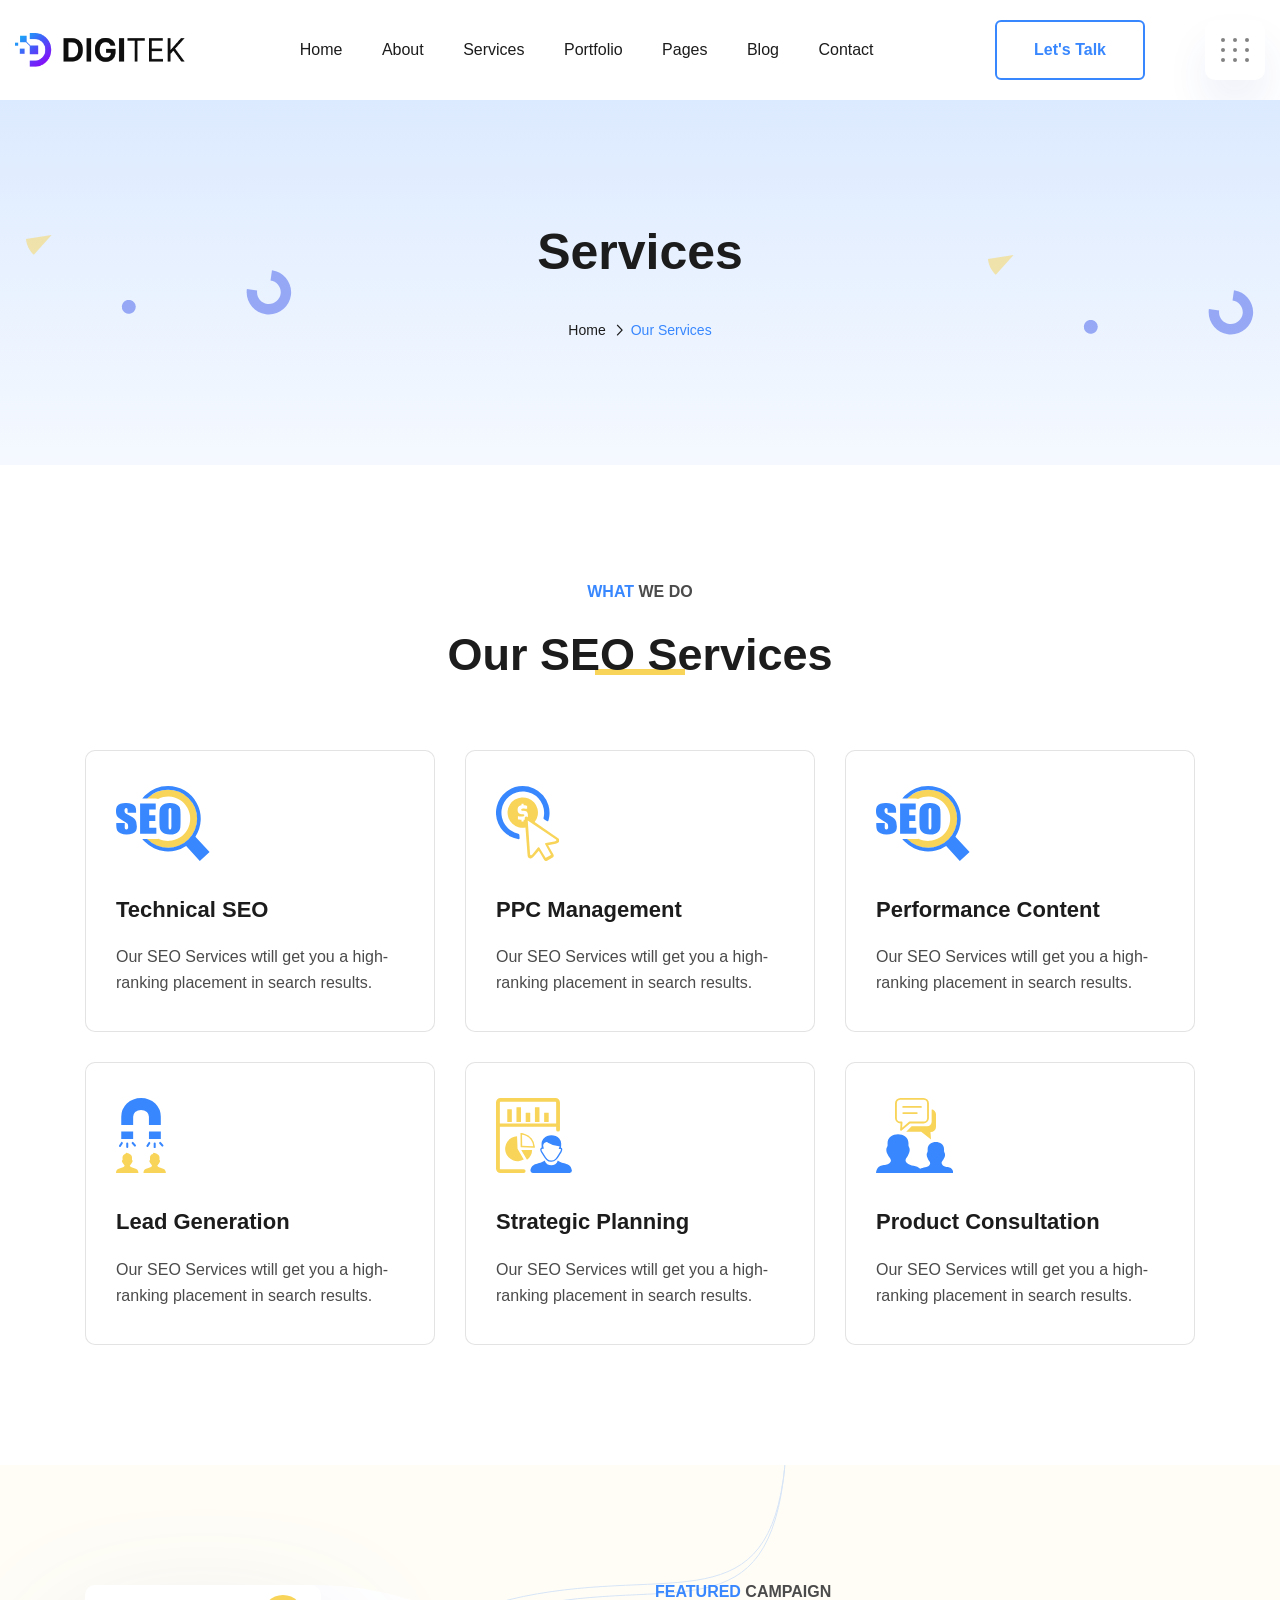
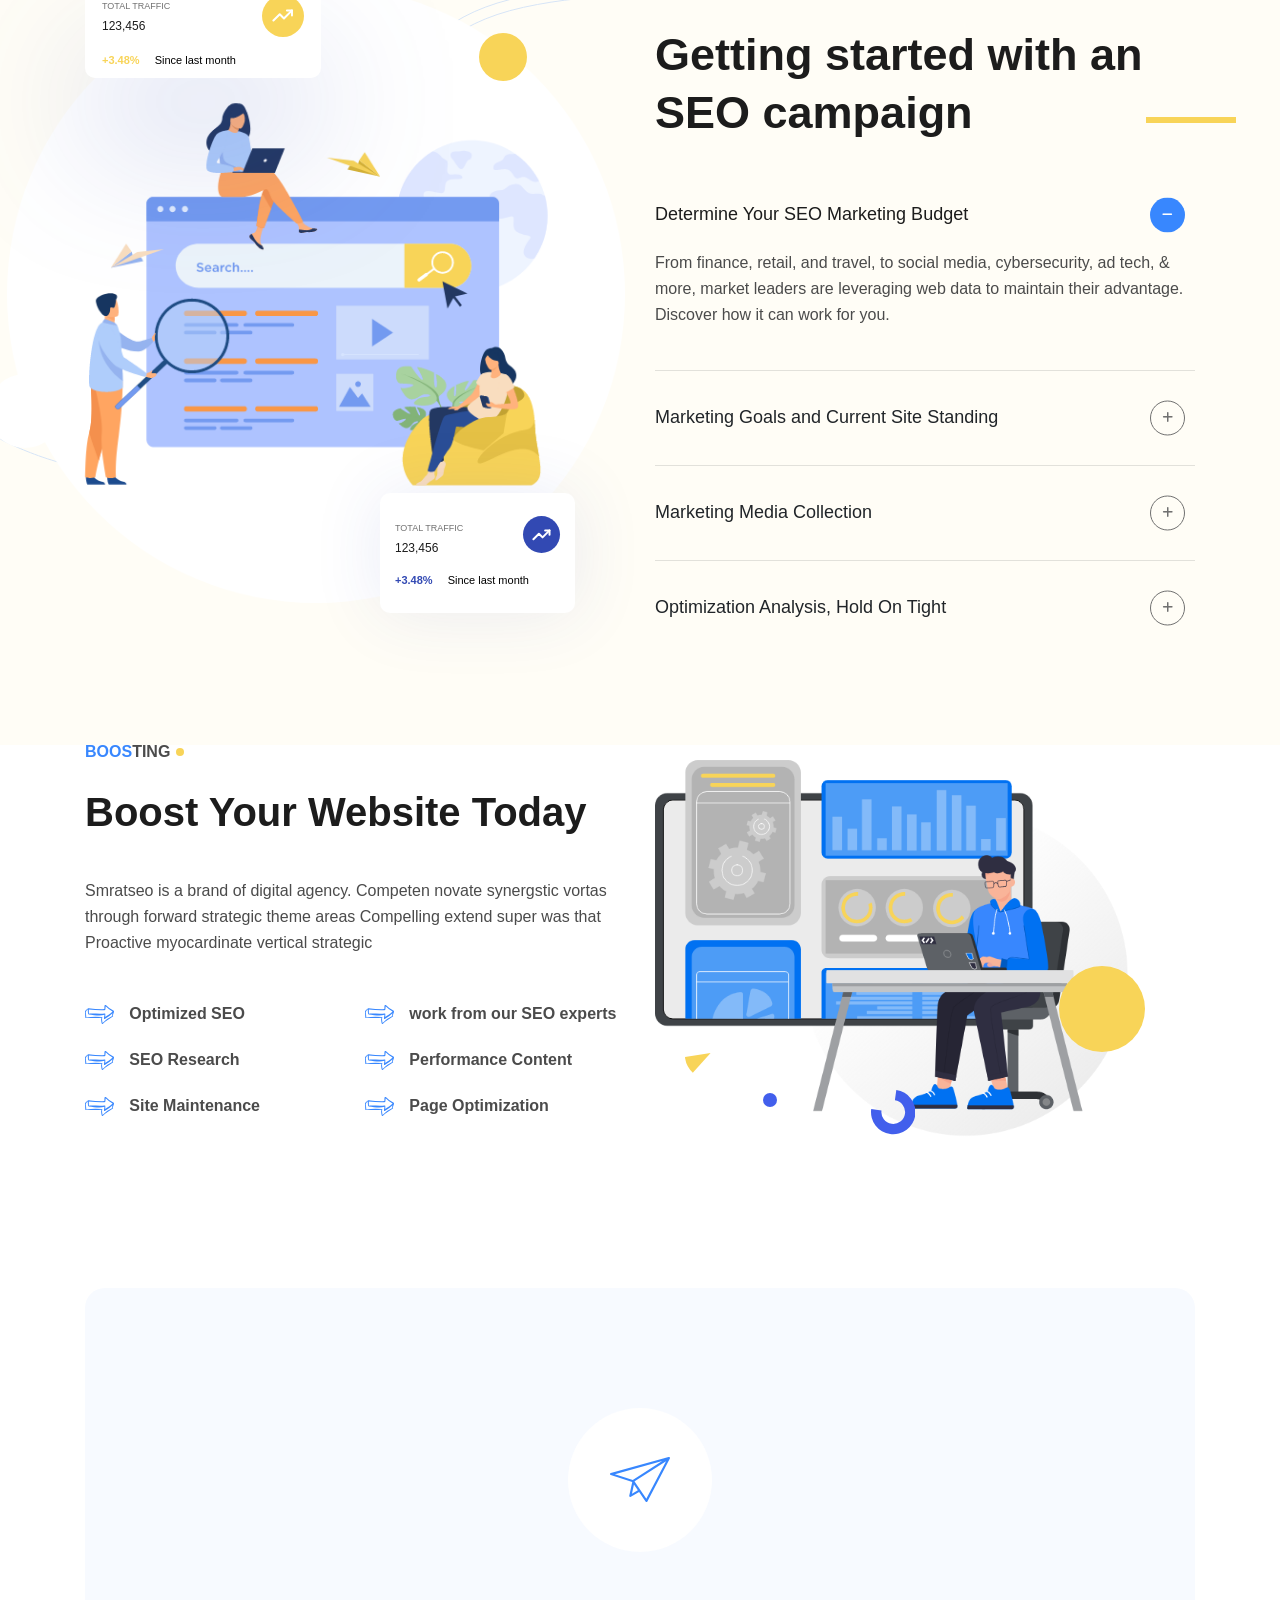
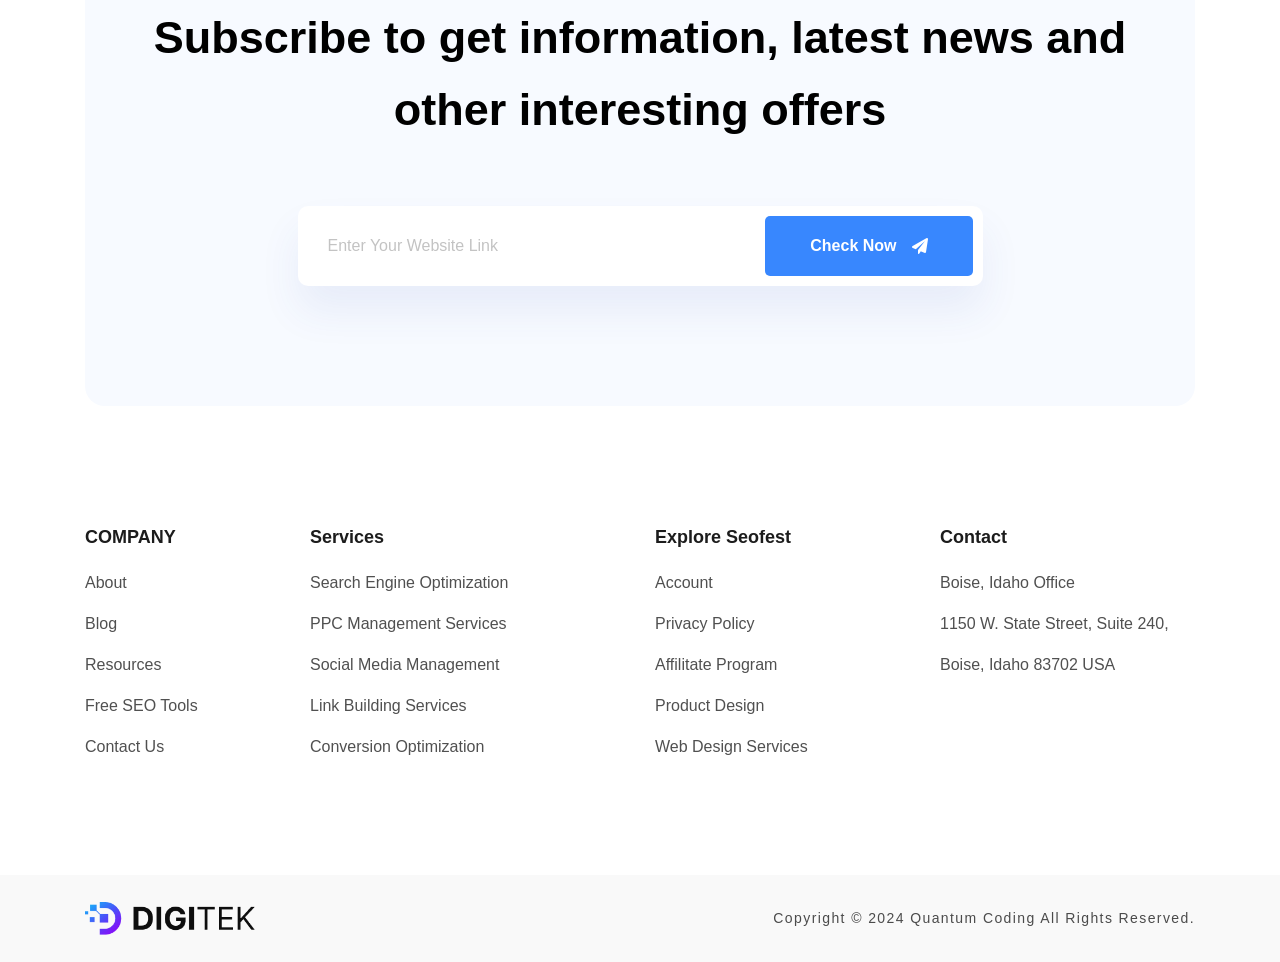
<file: service.html>
<!doctype html>
<html class="no-js" lang="zxx">
   <head>
      <meta charset="utf-8">
      <meta http-equiv="x-ua-compatible" content="ie=edge">
      <title>Digital Teck - SEO service HTML Template</title>
      <meta name="description" content="">
      <meta name="viewport" content="width=device-width, initial-scale=1">

      <!-- Place favicon.ico in the root directory -->
      <link rel="shortcut icon" type="image/x-icon" href="assets/img/favicon.png">

      <!-- CSS here -->
      <link rel="stylesheet" href="assets/app/css/bootstrap.min.css">
      <link rel="stylesheet" href="assets/app/css/meanmenu.min.css">
      <link rel="stylesheet" href="assets/app/css/animate.css">
      <link rel="stylesheet" href="assets/app/css/swiper-bundle.min.css">
      <link rel="stylesheet" href="assets/app/css/slick.css">
      <link rel="stylesheet" href="assets/app/css/backtotop.css">
      <link rel="stylesheet" href="assets/app/css/magnific-popup.css">
      <link rel="stylesheet" href="assets/app/css/fontawesome-pro.css">
      <link rel="stylesheet" href="assets/app/css/spacing.css">
      <link rel="stylesheet" href="assets/app/css/main.css">
   </head>
   <body>

      <!--[if lte IE 9]>
      <p class="browserupgrade">You are using an <strong>outdated</strong> browser. Please <a href="https://browsehappy.com/">upgrade your browser</a> to improve your experience and security.</p>
      <![endif]-->

      <!-- Offcanvas area start -->
      <div class="fix">
         <div class="offcanvas__info">
            <div class="offcanvas__wrapper">
               <div class="offcanvas__content">
                  <div class="offcanvas__top mb-40 d-flex justify-content-between align-items-center">
                     <div class="offcanvas__logo">
                        <a href="index.html">
                        <img src="assets/img/logo/logo.png" alt="logo not found">
                        </a>
                     </div>
                     <div class="offcanvas__close">
                        <button>
                           <i class="fal fa-times"></i>
                        </button>
                     </div>
                  </div>
                  <div class="offcanvas__search mb-25">
                     <form action="#">
                        <input type="text" placeholder="What are you searching for?">
                        <button type="submit" ><i class="far fa-search"></i></button>
                     </form>
                  </div>
                  <div class="mobile-menu fix mb-40"></div>
                  <div class="offcanvas__contact mt-30 mb-20">
                     <h4>Contact Info</h4>
                     <ul>
                        <li class="d-flex align-items-center">
                           <div class="offcanvas__contact-icon mr-15">
                              <i class="fal fa-map-marker-alt"></i>
                           </div>
                           <div class="offcanvas__contact-text">
                              <a target="_blank" href="https://www.google.com/maps/place/Dhaka/@23.7806207,90.3492859,12z/data=!3m1!4b1!4m5!3m4!1s0x3755b8b087026b81:0x8fa563bbdd5904c2!8m2!3d23.8104753!4d90.4119873">12/A, Mirnada City Tower, NYC</a>
                           </div>
                        </li>
                        <li class="d-flex align-items-center">
                           <div class="offcanvas__contact-icon mr-15">
                              <i class="far fa-phone"></i>
                           </div>
                           <div class="offcanvas__contact-text">
                              <a href="tel:+088889797697">+088889797697</a>
                           </div>
                        </li>
                        <li class="d-flex align-items-center">
                           <div class="offcanvas__contact-icon mr-15">
                              <i class="fal fa-envelope"></i>
                           </div>
                           <div class="offcanvas__contact-text">
                              <a href="tel:+012-345-6789"><span class="mailto:support@mail.com">support@mail.com</span></a>
                           </div>
                        </li>
                     </ul>
                  </div>
                  <div class="offcanvas__social">
                     <ul>
                        <li><a href="#"><i class="fab fa-facebook-f"></i></a></li>
                        <li><a href="#"><i class="fab fa-twitter"></i></a></li>
                        <li><a href="#"><i class="fab fa-youtube"></i></a></li>
                        <li><a href="#"><i class="fab fa-linkedin"></i></a></li>
                     </ul>
                  </div>
               </div>
            </div>
         </div>
      </div>
      <div class="offcanvas__overlay"></div>
      <div class="offcanvas__overlay-white"></div>
      <!-- Offcanvas area start -->
      
      <!-- Header area start -->
      <header>
         <div id="header-sticky" class="header__area">
            <div class="container">
               <div class="row align-items-center">
                  <div class="col-xl-2 col-lg-2 col-6">
                     <div class="header__logo">
                        <a href="index.html">
                           <img src="assets/img/logo/logo.png" alt="logo not found">
                        </a>
                     </div>
                  </div>
                  <div class="col-xl-7 col-lg-9 d-none d-lg-block">
                     <div class="menu__main-wrapper d-flex justify-content-center">
                        <div class="main-menu d-none d-none d-lg-block">
                           <nav id="mobile-menu">
                              <ul>
                                 <li class="has-dropdown">
                                    <a href="index.html">Home</a>
                                    <ul class="submenu">
                                       <li><a href="index.html">Home Style 1</a></li>
                                       <li><a href="index-2.html">Home Style 2</a></li>
                                       <li><a href="index-3.html">Home Style 3</a></li>
                                    </ul>
                                 </li>
                                 <li>
                                    <a href="about.html">About</a>
                                 </li>
                                 <li>
                                    <a href="service.html">Services</a>
                                 </li>

                                 <li>
                                    <a href="project.html">Portfolio</a>
                                 </li>
                                 <li class="has-dropdown">
                                    <a href="#">Pages</a>
                                    <ul class="submenu">
                                       <li class="has-dropdown"><a href="about.html">about us</a></li>
                                       <li><a href="service.html">service</a></li>
                                       <li><a href="technical.html">Technical</a></li>
                                       <li><a href="project.html">Portfolio</a></li> 
                                       <li><a href="analys.html">Analys</a></li>
                                       <li><a href="team.html">team</a></li>
                                    </ul>
                                 </li>
                                 <li class="has-dropdown">
                                    <a href="blog.html">Blog</a>
                                    <ul class="submenu">
                                       <li><a href="blog.html">blog</a></li>
                                       <li><a href="blog-details.html">blog Details</a></li>
                                    </ul>
                                 </li>
                                 <li>
                                    <a href="contact.html">Contact</a>
                                 </li>
                              </ul>
                           </nav>
                        </div>
                     </div>
                  </div>
                  <div class="col-xl-3 col-lg-1 col-6">
                     <div class="header__right d-flex align-items-center justify-content-end">
                        <div class="header__btn d-none d-xl-block">
                           <a class="border__btn" href="contact.html">Let's Talk</a>
                        </div>
                        <div class="header__toggle d-lg-none">
                           <a class="sidebar__active" href="javascript:void(0)">
                              <div class="bar-icon">
                                 <span></span>
                                 <span></span>
                                 <span></span>
                              </div>
                           </a>
                        </div>
                        <div class="header__hamburger d-none d-lg-block ml-60">
                           <button class="humbager__icon sidebar__active">
                              <svg xmlns="http://www.w3.org/2000/svg" width="28" height="24" viewBox="0 0 28 24">
                                 <g id="Group_27406" data-name="Group 27406" transform="translate(-1629 -60)">
                                   <circle id="Ellipse_1144" data-name="Ellipse 1144" cx="2" cy="2" r="2" transform="translate(1641 60)" fill="#828282"/>
                                   <circle id="Ellipse_1145" data-name="Ellipse 1145" cx="2" cy="2" r="2" transform="translate(1653 60)" fill="#828282"/>
                                   <circle id="Ellipse_1146" data-name="Ellipse 1146" cx="2" cy="2" r="2" transform="translate(1629 60)" fill="#828282"/>
                                   <circle id="Ellipse_1147" data-name="Ellipse 1147" cx="2" cy="2" r="2" transform="translate(1641 70)" fill="#828282"/>
                                   <circle id="Ellipse_1148" data-name="Ellipse 1148" cx="2" cy="2" r="2" transform="translate(1653 70)" fill="#828282"/>
                                   <circle id="Ellipse_1149" data-name="Ellipse 1149" cx="2" cy="2" r="2" transform="translate(1629 70)" fill="#828282"/>
                                   <circle id="Ellipse_1150" data-name="Ellipse 1150" cx="2" cy="2" r="2" transform="translate(1641 80)" fill="#828282"/>
                                   <circle id="Ellipse_1151" data-name="Ellipse 1151" cx="2" cy="2" r="2" transform="translate(1653 80)" fill="#828282"/>
                                   <circle id="Ellipse_1152" data-name="Ellipse 1152" cx="2" cy="2" r="2" transform="translate(1629 80)" fill="#828282"/>
                                 </g>
                               </svg>
                           </button>
                        </div>
                     </div>
                  </div>
               </div>
            </div>
         </div>
      </header>
      <!-- Header area end -->
      
      <!-- Body main wrapper start -->
      <main>

      <!-- Breadcrumb area stat -->
      <div class="breadcrumb__area">
         <img class="breadcrumb__shape-1" src="assets/img/shape/breadcrum-1.png.png" alt="image not found">
         <img class="breadcrumb__shape-2" src="assets/img/shape/breadcrum-1.png.png" alt="image not found">
         <div class="container">
            <div class="row">
               <div class="col-xl-12">
                  <div class="breadcrumb__wrapper text-center">
                     <div class="breadcrumb__title">
                        <h2>Services</h2>
                     </div>
                     <div class="breadcrumb__menu">
                        <nav aria-label="Breadcrumbs" class="breadcrumb-trail breadcrumbs">
                           <ul class="trail-items">
                              <li class="trail-item trail-begin"><span><a href="index.html">Home</a></span></li>
                              <li class="trail-item trail-end"><span>Our Services</span></li>
                           </ul>
                        </nav>
                     </div>
                  </div>
               </div>
            </div>
         </div>
      </div>
      <!-- Breadcrumb area end -->

       <!-- Service area start -->
      <section class="service__area pt-120 pb-90">
         <div class="container">
            <div class="row">
               <div class="col-12">
                  <div class="section__title-wrapper text-center mb-65">
                     <span class="section__subtitle">
                        <span>What</span> we do
                     </span>
                     <h2 class="section__title">
                        Our SEO Services
                        <span class="down__mark-middle"></span>
                     </h2>
                  </div>
               </div>
            </div>
            <div class="row wow fadeInUp" data-wow-delay=".3s">
               <div class="col-xl-4 col-lg-6 col-md-6">
                  <div class="service__item mb-30">
                     <div class="service__thumb include__bg" data-background="assets/img/service/service-1.jpg"></div>
                     <div class="service__icon transition-3">
                        <svg id="seocxc" xmlns="http://www.w3.org/2000/svg" width="93.573" height="75" viewBox="0 0 93.573 75">
                           <path id="Path_25607" data-name="Path 25607" d="M61.811,4.78A29.074,29.074,0,1,1,40.9,54.057h9.207a6.525,6.525,0,0,0,1.949-.289,22.17,22.17,0,1,0-.206-39.72,6.664,6.664,0,0,0-2.361-.426H40.938A28.955,28.955,0,0,1,61.811,4.78Z" transform="translate(-9.755 -1.14)" fill="#f8d458" fill-rule="evenodd"/>
                           <path id="Path_25608" data-name="Path 25608" d="M20.081,26.721H11.6V24.475a3.936,3.936,0,0,0-.327-2.01,1.243,1.243,0,0,0-1.074-.426,1.418,1.418,0,0,0-1.241.586,2.955,2.955,0,0,0-.419,1.751,4.362,4.362,0,0,0,.48,2.284A7.073,7.073,0,0,0,11.6,28.518q6.077,3.141,7.653,5.148t1.584,6.465a9.982,9.982,0,0,1-.883,4.782,6.611,6.611,0,0,1-3.389,2.574,15.047,15.047,0,0,1-5.848,1.043,14.852,14.852,0,0,1-6.26-1.2,6.331,6.331,0,0,1-3.389-3.054A13.791,13.791,0,0,1,.267,39v-2H8.75V40.7A4.3,4.3,0,0,0,9.108,42.9a1.463,1.463,0,0,0,1.264.487,1.558,1.558,0,0,0,1.355-.617,3.112,3.112,0,0,0,.442-1.828c0-1.782-.282-2.955-.845-3.5a27.9,27.9,0,0,0-4.272-2.764,42.508,42.508,0,0,1-4.5-2.833A6.643,6.643,0,0,1,.723,29.4,9.549,9.549,0,0,1,0,25.419a9.769,9.769,0,0,1,1.028-5.1A6.7,6.7,0,0,1,4.356,17.8,14.989,14.989,0,0,1,9.9,16.89a16.577,16.577,0,0,1,6.054.99,6.122,6.122,0,0,1,3.313,2.505,11.615,11.615,0,0,1,.815,5.125v1.211ZM52.026,0A32.726,32.726,0,0,1,79.409,50.64L93.573,66.075,83.811,75,70.157,59.976a32.712,32.712,0,0,1-41.266-4.1,33.3,33.3,0,0,1-2.62-2.955H31.1c.122.122.244.251.366.373A29.08,29.08,0,0,0,72.594,12.169h0a29.084,29.084,0,0,0-41.121,0l-.3.3H26.317a31.858,31.858,0,0,1,2.566-2.886A32.619,32.619,0,0,1,52.026,0ZM24.086,17.507H39.735v6.062h-6.5v5.8h6.092V35.12H33.239V41.8h7.112V47.86H24.086V17.507ZM64.552,35.3a56.592,56.592,0,0,1-.251,6.473,6.648,6.648,0,0,1-1.553,3.48A8.328,8.328,0,0,1,59.2,47.677a14.663,14.663,0,0,1-5.2.845,14.959,14.959,0,0,1-5.056-.8,8.322,8.322,0,0,1-3.61-2.383,6.684,6.684,0,0,1-1.63-3.465,57.069,57.069,0,0,1-.259-6.564V30.117a56.593,56.593,0,0,1,.251-6.473,6.708,6.708,0,0,1,1.553-3.48A8.281,8.281,0,0,1,48.8,17.743,14.664,14.664,0,0,1,54,16.9a14.959,14.959,0,0,1,5.056.8,8.322,8.322,0,0,1,3.61,2.383,6.711,6.711,0,0,1,1.63,3.465,57.071,57.071,0,0,1,.259,6.564V35.3ZM55.4,25.335a8.375,8.375,0,0,0-.267-2.7,1.074,1.074,0,0,0-1.089-.586,1.286,1.286,0,0,0-1.074.48,6.06,6.06,0,0,0-.373,2.818V39.514a12.475,12.475,0,0,0,.244,3.259c.16.419.541.617,1.135.617a1.109,1.109,0,0,0,1.173-.708,13.079,13.079,0,0,0,.251-3.389V25.335Z" fill="#3887fe"/>
                        </svg>
                     </div>
                     <div class="service__content">
                        <h3><a href="service.html">Technical SEO</a></h3>
                        <p>Our SEO Services wtill get you a high-ranking placement in search results.</p>
                     </div>
                     <div class="service__link">
                        <a href="service.html"><i class="fa-regular fa-arrow-right-long"></i></a>
                     </div>
                  </div>
               </div>
               <div class="col-xl-4 col-lg-6 col-md-6">
                  <div class="service__item mb-30">
                     <div class="service__thumb include__bg" data-background="assets/img/service/service-1.jpg"></div>
                     <div class="service__icon transition-3">
                        <svg xmlns="http://www.w3.org/2000/svg" width="63.448" height="75" viewBox="0 0 63.448 75">
                           <g id="Group_26741" data-name="Group 26741" transform="translate(-1030 -1643)">
                           <path id="ppc" d="M26.814,0A26.77,26.77,0,0,1,53.352,30.518a25.7,25.7,0,0,1-.763,3.632,1.361,1.361,0,0,1-2.148.714l-2.295-1.569a1.361,1.361,0,0,1-.519-1.52,21.289,21.289,0,0,0,.427-2.441,21.612,21.612,0,0,0,.146-2.545A21.362,21.362,0,1,0,22.359,47.7a1.373,1.373,0,0,1,1.08,1.221l.214,2.783a1.366,1.366,0,0,1-1.715,1.422,26.477,26.477,0,0,1-7.532-2.6A26.794,26.794,0,0,1,26.814,0Z" transform="translate(1029.949 1643)" fill="#3887fe"/>
                           <path id="ppc-2" data-name="ppc" d="M51.045,74.792a2.2,2.2,0,0,1-1.5.134,2.075,2.075,0,0,1-1.282-.964L42.891,64.7l-5.115,5.743a6.567,6.567,0,0,1-2.3,1.715,3.052,3.052,0,0,1-1.752.2,2.338,2.338,0,0,1-1.52-1.086,4.327,4.327,0,0,1-.568-1.947L29.512,41.577a15.216,15.216,0,1,1,9.2-5.493l23.09,15.8a4.358,4.358,0,0,1,1.4,1.465,2.313,2.313,0,0,1,.177,1.831,2.966,2.966,0,0,1-1.044,1.41,6.457,6.457,0,0,1-2.637,1.135h-.037l-7.5,1.605,5.341,9.3a2.081,2.081,0,0,1,.2,1.581,2.228,2.228,0,0,1-.928,1.288.2.2,0,0,1-.061.037l-5.542,3.2-.122.055ZM28.9,33.643l-.116-1.453V32.1a1.459,1.459,0,0,1,.134-.665,1.55,1.55,0,0,1,.494-.61.97.97,0,0,1,.3-.146,1.483,1.483,0,0,1,.647-.073,1.63,1.63,0,0,1,.61.189,1.068,1.068,0,0,1,.177.11l.555.378a6.915,6.915,0,0,0,.232-1.9v-.647a4.333,4.333,0,0,0-.458-2.014,3.369,3.369,0,0,0-1.361-1.4,4.486,4.486,0,0,0-2.264-.519h-1.3a1.52,1.52,0,0,1-.952-.25.9.9,0,0,1-.311-.751v-.183a.922.922,0,0,1,.238-.684,1.221,1.221,0,0,1,.659-.305,5.2,5.2,0,0,1,.97-.049c.61,0,1.288,0,2.032.049s1.416.073,2.014.122V19.763c-.378-.092-.8-.177-1.276-.262s-.977-.159-1.514-.214c-.25-.031-.507-.049-.769-.061V17.7h-2.1v1.526a4.883,4.883,0,0,0-2.551.995,3.906,3.906,0,0,0-1.282,3.2v.61a4.164,4.164,0,0,0,1.166,3.326,5.182,5.182,0,0,0,3.424.995h1.031a1.16,1.16,0,0,1,.708.214.732.732,0,0,1,.305.61v.232a.812.812,0,0,1-.214.61,1.367,1.367,0,0,1-.647.311,5.139,5.139,0,0,1-1.068.1H24.953c-.525,0-1.044-.031-1.556-.055s-.989-.061-1.428-.1v2.991c.336.092.684.171,1.05.238s.739.122,1.135.171.8.092,1.221.116h.183v1.66h2.1V33.813a10.613,10.613,0,0,0,1.257-.171ZM49.733,71.7a.22.22,0,0,0,.153,0h.055l4.968-2.783a.3.3,0,0,0,.1-.146.153.153,0,0,0,0-.116L49.269,58.343h0a.964.964,0,0,1-.11-.281.946.946,0,0,1,.739-1.111l8.417-1.41h0A4.419,4.419,0,0,0,60.1,54.8a1.1,1.1,0,0,0,.391-.476.427.427,0,0,0-.043-.372,2.252,2.252,0,0,0-.751-.739l-27.9-18.707.439,6.317,1.886,27.2a2.228,2.228,0,0,0,.262,1.025.421.421,0,0,0,.269.214,1.05,1.05,0,0,0,.61-.1A4.376,4.376,0,0,0,36.787,68l5.194-6.506h0a1.166,1.166,0,0,1,.232-.189.94.94,0,0,1,1.288.342l6.14,10a.14.14,0,0,0,.1.055Z" transform="translate(1029.949 1643)" fill="#f8d458"/>
                           </g>
                        </svg>       
                     </div>
                     <div class="service__content">
                        <h3><a href="service.html">PPC Management</a></h3>
                        <p>Our SEO Services wtill get you a high-ranking placement in search results.</p>
                     </div>
                     <div class="service__link">
                        <a href="service.html"><i class="fa-regular fa-arrow-right-long"></i></a>
                     </div>
                  </div>
               </div>
               <div class="col-xl-4 col-lg-6 col-md-6">
                  <div class="service__item mb-30">
                     <div class="service__thumb include__bg" data-background="assets/img/service/service-1.jpg"></div>
                     <div class="service__icon transition-3">
                        <svg id="seodvv" xmlns="http://www.w3.org/2000/svg" width="93.573" height="75" viewBox="0 0 93.573 75">
                           <path id="Path_2562107" data-name="Path 25607" d="M61.811,4.78A29.074,29.074,0,1,1,40.9,54.057h9.207a6.525,6.525,0,0,0,1.949-.289,22.17,22.17,0,1,0-.206-39.72,6.664,6.664,0,0,0-2.361-.426H40.938A28.955,28.955,0,0,1,61.811,4.78Z" transform="translate(-9.755 -1.14)" fill="#f8d458" fill-rule="evenodd"/>
                           <path id="Path_25605665218" data-name="Path 25608" d="M20.081,26.721H11.6V24.475a3.936,3.936,0,0,0-.327-2.01,1.243,1.243,0,0,0-1.074-.426,1.418,1.418,0,0,0-1.241.586,2.955,2.955,0,0,0-.419,1.751,4.362,4.362,0,0,0,.48,2.284A7.073,7.073,0,0,0,11.6,28.518q6.077,3.141,7.653,5.148t1.584,6.465a9.982,9.982,0,0,1-.883,4.782,6.611,6.611,0,0,1-3.389,2.574,15.047,15.047,0,0,1-5.848,1.043,14.852,14.852,0,0,1-6.26-1.2,6.331,6.331,0,0,1-3.389-3.054A13.791,13.791,0,0,1,.267,39v-2H8.75V40.7A4.3,4.3,0,0,0,9.108,42.9a1.463,1.463,0,0,0,1.264.487,1.558,1.558,0,0,0,1.355-.617,3.112,3.112,0,0,0,.442-1.828c0-1.782-.282-2.955-.845-3.5a27.9,27.9,0,0,0-4.272-2.764,42.508,42.508,0,0,1-4.5-2.833A6.643,6.643,0,0,1,.723,29.4,9.549,9.549,0,0,1,0,25.419a9.769,9.769,0,0,1,1.028-5.1A6.7,6.7,0,0,1,4.356,17.8,14.989,14.989,0,0,1,9.9,16.89a16.577,16.577,0,0,1,6.054.99,6.122,6.122,0,0,1,3.313,2.505,11.615,11.615,0,0,1,.815,5.125v1.211ZM52.026,0A32.726,32.726,0,0,1,79.409,50.64L93.573,66.075,83.811,75,70.157,59.976a32.712,32.712,0,0,1-41.266-4.1,33.3,33.3,0,0,1-2.62-2.955H31.1c.122.122.244.251.366.373A29.08,29.08,0,0,0,72.594,12.169h0a29.084,29.084,0,0,0-41.121,0l-.3.3H26.317a31.858,31.858,0,0,1,2.566-2.886A32.619,32.619,0,0,1,52.026,0ZM24.086,17.507H39.735v6.062h-6.5v5.8h6.092V35.12H33.239V41.8h7.112V47.86H24.086V17.507ZM64.552,35.3a56.592,56.592,0,0,1-.251,6.473,6.648,6.648,0,0,1-1.553,3.48A8.328,8.328,0,0,1,59.2,47.677a14.663,14.663,0,0,1-5.2.845,14.959,14.959,0,0,1-5.056-.8,8.322,8.322,0,0,1-3.61-2.383,6.684,6.684,0,0,1-1.63-3.465,57.069,57.069,0,0,1-.259-6.564V30.117a56.593,56.593,0,0,1,.251-6.473,6.708,6.708,0,0,1,1.553-3.48A8.281,8.281,0,0,1,48.8,17.743,14.664,14.664,0,0,1,54,16.9a14.959,14.959,0,0,1,5.056.8,8.322,8.322,0,0,1,3.61,2.383,6.711,6.711,0,0,1,1.63,3.465,57.071,57.071,0,0,1,.259,6.564V35.3ZM55.4,25.335a8.375,8.375,0,0,0-.267-2.7,1.074,1.074,0,0,0-1.089-.586,1.286,1.286,0,0,0-1.074.48,6.06,6.06,0,0,0-.373,2.818V39.514a12.475,12.475,0,0,0,.244,3.259c.16.419.541.617,1.135.617a1.109,1.109,0,0,0,1.173-.708,13.079,13.079,0,0,0,.251-3.389V25.335Z" fill="#3887fe"/>
                        </svg>
                     </div>
                     <div class="service__content">
                        <h3><a href="service.html">Performance Content</a></h3>
                        <p>Our SEO Services wtill get you a high-ranking placement in search results.</p>
                     </div>
                     <div class="service__link">
                        <a href="service.html"><i class="fa-regular fa-arrow-right-long"></i></a>
                     </div>
                  </div>
               </div>
               <div class="col-xl-4 col-lg-6 col-md-6">
                  <div class="service__item mb-30">
                     <div class="service__thumb include__bg" data-background="assets/img/service/service-1.jpg"></div>
                     <div class="service__icon transition-3">
                        <svg xmlns="http://www.w3.org/2000/svg" width="49.925" height="75" viewBox="0 0 49.925 75">
                           <g id="Group_27412" data-name="Group 27412" transform="translate(-535 -1727)">
                           <path id="attract-customers" d="M44.6,41.049V33.5H32.705v7.545ZM32.223,44.394a.94.94,0,0,1,1.428-.244,1.276,1.276,0,0,1,.214,1.63L32.07,48.545a.946.946,0,0,1-1.434.244,1.288,1.288,0,0,1-.214-1.636l1.8-2.765ZM43.21,45.841a1.3,1.3,0,0,1,0-1.654.94.94,0,0,1,1.453,0l2.216,2.527a1.294,1.294,0,0,1,0,1.66.94.94,0,0,1-1.453,0L43.2,45.841ZM37.43,45.78a1.032,1.032,0,1,1,2.045,0v3.107a1.032,1.032,0,1,1-2.045,0ZM4.761,44.394a.94.94,0,0,1,1.428-.244A1.276,1.276,0,0,1,6.4,45.78L4.6,48.551a.94.94,0,0,1-1.428.244A1.276,1.276,0,0,1,2.96,47.16l1.831-2.765Zm10.987,1.447a1.3,1.3,0,0,1,0-1.654.94.94,0,0,1,1.453,0l2.216,2.527a1.294,1.294,0,0,1,0,1.66.94.94,0,0,1-1.453,0l-2.222-2.533ZM9.968,45.78a1.1,1.1,0,0,1,1.019-1.19,1.1,1.1,0,0,1,1.025,1.19v3.107a1.111,1.111,0,0,1-.989,1.166,1.093,1.093,0,0,1-1.032-1.16V45.786Zm34.61-18.7V18.837A18.764,18.764,0,0,0,39.066,5.53h0a21.116,21.116,0,0,0-28.494,0h0A18.782,18.782,0,0,0,5.017,18.837v8.234H16.908V18.837a6.9,6.9,0,0,1,2.026-4.883h0a9.573,9.573,0,0,1,5.854-2.02,9.411,9.411,0,0,1,5.854,2.02h0a6.916,6.916,0,0,1,2.045,4.883v8.234ZM5.017,33.5v7.6H16.908V33.5Z" transform="translate(535.243 1727)" fill="#3887fe"/>
                           <path id="attract-customers-2" data-name="attract-customers" d="M34.384,65.166c-.378-.61-1.087-1.416-1.087-2.118a1.135,1.135,0,0,1,.763-1.032C34.024,61.406,34,60.8,34,60.222V59.166a3.925,3.925,0,0,1,.122-.659,3.766,3.766,0,0,1,1.685-2.136,4.676,4.676,0,0,1,.916-.439c.58-.208.3-1.184.934-1.221a8.466,8.466,0,0,1,4.883,2.35,3.772,3.772,0,0,1,.971,2.442L43.448,62.1a.867.867,0,0,1,.61.537c.2.818-.647,1.831-1.044,2.49s-1.758,2.545-1.758,2.564a.537.537,0,0,0,.122.3c2.167,2.973,8.546,1.1,8.546,7.014H27.468c0-5.915,6.36-4.041,8.546-7.014.11-.153.159-.238.153-.311s-1.6-2.3-1.74-2.527Zm-27.468,0c-.378-.61-1.087-1.416-1.087-2.118a1.135,1.135,0,0,1,.763-1.032c-.037-.61-.061-1.221-.061-1.795V59.166a3.925,3.925,0,0,1,.122-.659,3.766,3.766,0,0,1,1.685-2.136,4.675,4.675,0,0,1,.916-.439c.61-.208.3-1.184.934-1.221a8.484,8.484,0,0,1,4.883,2.35,3.772,3.772,0,0,1,.971,2.442L15.98,62.1a.867.867,0,0,1,.61.537c.2.818-.647,1.831-1.044,2.49s-1.758,2.545-1.758,2.564a.537.537,0,0,0,.122.3c2.167,2.973,8.546,1.1,8.546,7.014H0c0-5.915,6.36-4.041,8.546-7.014.11-.153.159-.238.153-.311s-1.6-2.3-1.74-2.527Z" transform="translate(535 1727)" fill="#f8d458"/>
                           </g>
                        </svg>                         
                     </div>
                     <div class="service__content">
                        <h3><a href="service.html">Lead Generation</a></h3>
                        <p>Our SEO Services wtill get you a high-ranking placement in search results.</p>
                     </div>
                     <div class="service__link">
                        <a href="service.html"><i class="fa-regular fa-arrow-right-long"></i></a>
                     </div>
                  </div>
               </div>
               <div class="col-xl-4 col-lg-6 col-md-6">
                  <div class="service__item mb-30">
                     <div class="service__thumb include__bg" data-background="assets/img/service/service-1.jpg"></div>
                     <div class="service__icon transition-3">
                        <svg xmlns="http://www.w3.org/2000/svg" width="75.95" height="75" viewBox="0 0 75.95 75">
                           <g id="Group_27411" data-name="Group 27411" transform="translate(-922 -1727)">
                           <path id="data-scientist" d="M50.552,62.4c2.169,6.382,11.241,6.623,13.283,0,5.018,4.517,12.979,1.142,14.114,10.219A2.431,2.431,0,0,1,75.412,75H38.969a2.431,2.431,0,0,1-2.537-2.379C37.51,63.988,45.8,66.677,50.552,62.4Zm-1.89-11.7a1.611,1.611,0,0,0-.768.241.685.685,0,0,0-.266.3,1.123,1.123,0,0,0-.089.5,5.113,5.113,0,0,0,.977,2.341l2.055,3.267a17.369,17.369,0,0,0,2.747,3.6,5.506,5.506,0,0,0,3.87,1.561A5.709,5.709,0,0,0,61.3,60.9a18.4,18.4,0,0,0,2.823-3.851l2.309-3.806c.469-1.066.634-1.719.457-2.036-.089-.178-.406-.241-.92-.216a2.3,2.3,0,0,1-1.269-.038l.933-2.633a17.985,17.985,0,0,1-10.543-2.975c-1.129-.717-1.465-1.541-2.588-1.459a3.806,3.806,0,0,0-2.125,1.155,5.481,5.481,0,0,0-1.224,2.4l.685,3.286a2.233,2.233,0,0,1-1.167,0Zm18.4-.945a1.611,1.611,0,0,1,1.047.85c.343.7.2,1.732-.444,3.21h0l-.038.082-2.347,3.832a19.138,19.138,0,0,1-3.058,4.142,6.978,6.978,0,0,1-5.03,1.992,6.807,6.807,0,0,1-4.777-1.9,18.174,18.174,0,0,1-2.981-3.876L47.38,54.815a6.045,6.045,0,0,1-1.18-3.026,2.455,2.455,0,0,1,.209-1.116,2.119,2.119,0,0,1,.749-.863,2.683,2.683,0,0,1,.539-.273,36.659,36.659,0,0,1-.082-4.808,8.19,8.19,0,0,1,.247-1.332,7.9,7.9,0,0,1,3.47-4.44,9.643,9.643,0,0,1,1.9-.907c3.946-1.427,9.173-.634,11.97,2.379a7.968,7.968,0,0,1,2.011,5.037l-.133,4.269Z" transform="translate(920 1727)" fill="#3887fe" fill-rule="evenodd"/>
                           <path id="data-scientist-2" data-name="data-scientist" d="M3.87,25.571H60.162V4.5a.565.565,0,0,0-.19-.444.577.577,0,0,0-.444-.19H4.5a.565.565,0,0,0-.444.19.488.488,0,0,0-.19.444Zm56.293,3.248H3.87v41.8a.577.577,0,0,0,.19.444.565.565,0,0,0,.444.19l23.2-.063h0a1.9,1.9,0,0,1,0,3.806H4.5a4.517,4.517,0,0,1-3.172-1.332A4.4,4.4,0,0,1,0,70.5V4.5A4.4,4.4,0,0,1,1.332,1.332,4.4,4.4,0,0,1,4.5,0H59.465a4.517,4.517,0,0,1,3.172,1.332A4.4,4.4,0,0,1,63.969,4.5V31.642a1.9,1.9,0,0,1-3.806,0ZM20.743,9.369h4.041a.241.241,0,0,1,.254.254V23.75a.241.241,0,0,1-.254.254H20.743a.241.241,0,0,1-.26-.254V9.623a.241.241,0,0,1,.26-.254Zm9.217,5.367h4.047a.241.241,0,0,1,.254.254V23.7a.241.241,0,0,1-.254.254H29.961a.241.241,0,0,1-.254-.254V14.99a.273.273,0,0,1,.254-.254Zm18.447,0h4.041a.241.241,0,0,1,.26.254V23.7a.241.241,0,0,1-.26.254H48.408a.241.241,0,0,1-.254-.254V14.99A.273.273,0,0,1,48.408,14.736ZM39.184,9.369h4.041a.241.241,0,0,1,.26.254V23.75a.241.241,0,0,1-.26.254H39.184a.241.241,0,0,1-.254-.254V9.623a.241.241,0,0,1,.254-.254ZM11.526,11.311h4.041a.241.241,0,0,1,.26.26V23.75a.241.241,0,0,1-.26.254H11.526a.241.241,0,0,1-.254-.254V11.571c-.051-.159.1-.26.254-.26Zm13.7,40.6L36.1,52.1a11.647,11.647,0,0,1-5.113,9.661l-5.76-9.883Zm-.6-3.324L24.505,35.9v-.844l.831.063h0a15.282,15.282,0,0,1,3.007.514A14.387,14.387,0,0,1,38.835,48.845l.063.831h-.837l-12.6-.381H24.74l-.127-.768Zm1.535-.768,11.07.317A13.093,13.093,0,0,0,30.386,38,13.956,13.956,0,0,0,26.7,36.729c-.216-.038-.438-.076-.634-.1l.127,11.133Zm-4.6,2.931,6.2,10.784a12.426,12.426,0,1,1-6.7-23.2Z" transform="translate(922 1727)" fill="#f8d458" fill-rule="evenodd"/>
                           </g>
                        </svg>                         
                     </div>
                     <div class="service__content">
                        <h3><a href="service.html">Strategic Planning </a></h3>
                        <p>Our SEO Services wtill get you a high-ranking placement in search results.</p>
                     </div>
                     <div class="service__link">
                        <a href="service.html"><i class="fa-regular fa-arrow-right-long"></i></a>
                     </div>
                  </div>
               </div>
               <div class="col-xl-4 col-lg-6 col-md-6">
                  <div class="service__item mb-30">
                     <div class="service__thumb include__bg" data-background="assets/img/service/service-1.jpg"></div>
                     <div class="service__icon transition-3">
                        <svg xmlns="http://www.w3.org/2000/svg" width="77.497" height="75" viewBox="0 0 77.497 75">
                           <g id="Group_26745" data-name="Group 26745" transform="translate(-1685 -1768)">
                           <path id="talk" d="M24.7,0H47.66a5.512,5.512,0,0,1,5.5,5.5V19.9a5.512,5.512,0,0,1-5.5,5.5H34.2l-8.344,7.183a.927.927,0,0,1-1.305-.1.94.94,0,0,1-.221-.631l.448-6.42H24.7a5.512,5.512,0,0,1-5.5-5.5V5.5A5.512,5.512,0,0,1,24.7,0ZM55.859,11.2a5.4,5.4,0,0,1,2.794,1.488A4.932,4.932,0,0,1,60.236,16.3V28.645a5.4,5.4,0,0,1-5.367,5.411h-.2l.574,7.492-9.839-7.726H30.392l5.443-5.531H51.3a4.585,4.585,0,0,0,4.572-4.572V11.2Zm-28.45,4.825a.933.933,0,0,1,0-1.86H41.057a.933.933,0,0,1,0,1.86Zm0-6.162a.946.946,0,0,1,0-1.892h17.7a.946.946,0,1,1,0,1.892Zm20.245-8.01H24.7A3.658,3.658,0,0,0,21.052,5.5V19.9A3.658,3.658,0,0,0,24.7,23.549h1.066a.927.927,0,0,1,.921,1l-.359,5.2,6.887-5.922a.94.94,0,0,1,.631-.271H47.654A3.658,3.658,0,0,0,51.3,19.9V5.5A3.658,3.658,0,0,0,47.654,1.854Z" transform="translate(1684.796 1768)" fill="#f8d458" fill-rule="evenodd"/>
                           <path id="talk-2" data-name="talk" d="M32.486,56.218c1.3-2.088,1.766-5.38.353-7.568-.568-.877-.341-2.3-.341-3.5,0-11.983-20.964-11.983-20.964,0,0,1.5.341,2.523-.467,3.727-1.381,1.993-.669,5.525.492,7.36,1.179,3.431,5.676,5.424,1.829,8.993S1.57,64.329,0,75H77.5c-1.432-8.621-8.2-4.232-11.012-8.054-2.378-3.191.631-3.841,1.564-6.628.933-1.469,1.507-4.308.4-5.909-.631-.952-.378-1.942-.378-3.153,0-9.643-16.429-9.643-16.429,0,0,.959.183,2.264-.271,2.964-1.135,1.766-.757,4.415.284,6.086.769,2.706,3.866,3.986,1.892,6.71s-6.553,2.2-9.391,3.847c-3-3.677-10.059-2.308-13.206-5.8-3.494-3.879.536-5.235,1.564-8.829Z" transform="translate(1685 1768)" fill="#3887fe" fill-rule="evenodd"/>
                           </g>
                        </svg>                         
                     </div>
                     <div class="service__content">
                        <h3><a href="service.html">Product Consultation</a></h3>
                        <p>Our SEO Services wtill get you a high-ranking placement in search results.</p>
                     </div>
                     <div class="service__link">
                        <a href="service.html"><i class="fa-regular fa-arrow-right-long"></i></a>
                     </div>
                  </div>
               </div>
            </div>
         </div>
      </section>
      <!-- Service area end -->

      <!-- Features area start -->
      <section class="features__area p-relative features-bg pt-120 pb-30">
         <div class="features__pattern">
            <img src="assets/img/shape/features-shape.png" alt="image not found">
         </div>
         <div class="container">
            <div class="row wow fadeInUp" data-wow-delay=".3s">
               <div class="col-xl-6 col-lg-6">
                  <div class="features__thumb-wrapper mb-60">
                     <div class="features__thumb">
                        <img src="assets/img/features/1.png" alt="image not found">
                     </div>
                     <div class="features__cercle-1"></div>
                     <div class="features__cercle-2 s-2"></div>
                     <div class="features__shape-1">
                        <div class="features__shape-content">
                           <div class="features__traffic">
                              <div class="content">
                                 <span>TOTAL TRAFFIC</span>
                                 <h5>123,456</h5>
                              </div>
                              <div class="icon">
                                 <svg xmlns="http://www.w3.org/2000/svg" width="18.953" height="11.624" viewBox="0 0 18.953 11.624">
                                    <g id="trending-uphvc3dv" transform="translate(1.414 1.414)">
                                       <path id="Path_47xcx3" data-name="Path 473" d="M17.125,6l-6.963,6.963L6.5,9.3,1,14.8" transform="translate(-1 -6)" fill="none" stroke="#fff" stroke-linecap="round" stroke-linejoin="round" stroke-width="2"/>
                                       <path id="Path_474cxc" data-name="Path 474" d="M17,6h4.4v4.4" transform="translate(-5.273 -6)" fill="none" stroke="#fff" stroke-linecap="round" stroke-linejoin="round" stroke-width="2"/>
                                    </g>
                                    </svg>                            
                              </div>
                           </div>
                           <div class="persentence">
                              <h6>+3.48%</h6>
                              <span>Since last month</span>
                           </div>
                        </div>
                     </div>
                     <div class="features__shape-2">
                        <div class="features__shape-content">
                           <div class="features__traffic s-2">
                              <div class="content">
                                 <span>TOTAL TRAFFIC</span>
                                 <h5>123,456</h5>
                              </div>
                              <div class="icon">
                                 <svg xmlns="http://www.w3.org/2000/svg" width="21.397" height="12.957" viewBox="0 0 21.397 12.957">
                                    <g id="trending-up" transform="translate(1.414 1.414)">
                                      <path id="Path_473bvb" data-name="Path 473" d="M19.569,6,11.55,14.018,7.33,9.8,1,16.128" transform="translate(-1 -6)" fill="none" stroke="#fff" stroke-linecap="round" stroke-linejoin="round" stroke-width="2"/>
                                      <path id="Path_474" data-name="Path 474" d="M17,6h5.064v5.064" transform="translate(-3.496 -6)" fill="none" stroke="#fff" stroke-linecap="round" stroke-linejoin="round" stroke-width="2"/>
                                    </g>
                                  </svg>                                                                                              
                              </div>
                           </div>
                           <div class="persentence">
                              <h6 class="s-2">+3.48%</h6>
                              <span>Since last month</span>
                           </div>
                        </div>
                     </div>
                  </div>
               </div>
               <div class="col-xl-6 col-lg-6">
                  <div class="features__content-wrapper">
                     <div class="section__title-wrapper mb-25">
                        <span class="section__subtitle">
                           <span>featured</span> campaign
                        </span>
                        <h2 class="section__title">
                           Getting started with an <span class="down__mark-line">SEO</span> campaign
                        </h2>
                     </div>
                     <div class="bd-faq__wrapper mb-60">
                        <div class="bd-faq__accordion" data-aos="fade-left" data-aos-duration="1000">
                           <div class="accordion" id="accordionExample">
                              <div class="accordion-item">
                                 <h2 class="accordion-header" id="headingOne">
                                    <button class="accordion-button" type="button" data-bs-toggle="collapse"
                                       data-bs-target="#collapseOne" aria-expanded="true" aria-controls="collapseOne">
                                       Determine Your SEO Marketing Budget
                                    </button>
                                 </h2>
                                 <div id="collapseOne" class="accordion-collapse collapse show"
                                    aria-labelledby="headingOne" data-bs-parent="#accordionExample">
                                    <div class="accordion-body">
                                       <p>From finance, retail, and travel, to social media, cybersecurity, ad
                                          tech, & more, market leaders are leveraging web data to maintain
                                          their advantage. Discover how it can work for you.</p>
                                    </div>
                                 </div>
                              </div>
                              <div class="accordion-item">
                                 <h2 class="accordion-header" id="headingTwo">
                                    <button class="accordion-button collapsed" type="button" data-bs-toggle="collapse"
                                       data-bs-target="#collapseTwo" aria-expanded="false" aria-controls="collapseTwo">
                                       Marketing Goals and Current Site Standing
                                    </button>
                                 </h2>
                                 <div id="collapseTwo" class="accordion-collapse collapse" aria-labelledby="headingTwo"
                                    data-bs-parent="#accordionExample">
                                    <div class="accordion-body">
                                       <p>From finance, retail, and travel, to social media, cybersecurity, ad
                                          tech, & more, market leaders are leveraging web data to maintain
                                          their advantage. Discover how it can work for you.</p>
                                    </div>
                                 </div>
                              </div>
                              <div class="accordion-item">
                                 <h2 class="accordion-header" id="headingThree">
                                    <button class="accordion-button collapsed" type="button" data-bs-toggle="collapse"
                                       data-bs-target="#collapseThree" aria-expanded="false" aria-controls="collapseThree">
                                       Marketing Media Collection
                                    </button>
                                 </h2>
                                 <div id="collapseThree" class="accordion-collapse collapse" aria-labelledby="headingThree"
                                    data-bs-parent="#accordionExample">
                                    <div class="accordion-body">
                                       <p>From finance, retail, and travel, to social media, cybersecurity, ad
                                          tech, & more, market leaders are leveraging web data to maintain
                                          their advantage. Discover how it can work for you.</p>
                                    </div>
                                 </div>
                              </div>
                              <div class="accordion-item">
                                 <h2 class="accordion-header" id="headingFour">
                                    <button class="accordion-button collapsed" type="button" data-bs-toggle="collapse"
                                       data-bs-target="#collapseFour" aria-expanded="false" aria-controls="collapseFour">
                                       Optimization Analysis, Hold On Tight
                                    </button>
                                 </h2>
                                 <div id="collapseFour" class="accordion-collapse collapse" aria-labelledby="headingFour"
                                    data-bs-parent="#accordionExample">
                                    <div class="accordion-body">
                                       <p>From finance, retail, and travel, to social media, cybersecurity, ad
                                          tech, & more, market leaders are leveraging web data to maintain
                                          their advantage. Discover how it can work for you.</p>
                                    </div>
                                 </div>
                              </div>
                           </div>
                        </div>
                     </div>
                  </div>
               </div>
            </div>
         </div>
      </section>
      <!-- Features area end -->
      
      <!-- Boost area start -->
      <div class="boost__area pb-25">
         <div class="container">
            <div class="row wow fadeInUp" data-wow-delay=".3s">
               <div class="col-xl-6 col-lg-6">
                  <div class="boost__content-wrapper mb-60">
                     <div class="section__title-wrapper mb-40">
                        <div class="section__subtitle-2">
                           <span>Boos</span>ting
                        </div>
                        <div class="section__title-2">
                           Boost Your Website
                           Today
                        </div>
                     </div>
                     <p class="mb-0">Smratseo is a brand of digital agency. Competen novate synergstic vortas through forward strategic theme areas Compelling extend super was that Proactive myocardinate vertical strategic</p>
                     <div class="approach__features s-2">
                        <div class="approach__features-item">
                           <div class="approach__arrow">
                              <img src="assets/img/svg/arrow-2.svg" alt="">                            
                           </div>
                           <div class="approach__text">
                              <span>Optimized SEO</span>
                           </div>
                        </div>
                        <div class="approach__features-item">
                           <div class="approach__arrow">
                              <img src="assets/img/svg/arrow-2.svg" alt="">                            
                           </div>
                           <div class="approach__text">
                              <span>work from our SEO experts</span>
                           </div>
                        </div>
                        <div class="approach__features-item">
                           <div class="approach__arrow">
                              <img src="assets/img/svg/arrow-2.svg" alt="">                            
                           </div>
                           <div class="approach__text">
                              <span>SEO Research</span>
                           </div>
                        </div>
                        <div class="approach__features-item">
                           <div class="approach__arrow">
                              <img src="assets/img/svg/arrow-2.svg" alt="">                            
                           </div>
                           <div class="approach__text">
                              <span>Performance Content</span>
                           </div>
                        </div>
                        <div class="approach__features-item">
                           <div class="approach__arrow">
                              <img src="assets/img/svg/arrow-2.svg" alt="">                            
                           </div>
                           <div class="approach__text">
                              <span>Site Maintenance</span>
                           </div>
                        </div>
                        <div class="approach__features-item">
                           <div class="approach__arrow">
                              <img src="assets/img/svg/arrow-2.svg" alt="">                            
                           </div>
                           <div class="approach__text">
                              <span>Page Optimization</span>
                           </div>
                        </div>
                     </div>
                  </div>
               </div>
               <div class="col-xl-6 col-lg-6">
                  <div class="boost__thumb-wrapper mb-60">
                     <div class="boost__thumb w-img p-relative">
                        <img src="assets/img/boost/boost-01.png" alt="image not found">
                        <div class="boost__shape-1"></div>
                     </div>
                     <div class="boost__shape-2">
                        <svg id="Group_27289" data-name="Group 27289" xmlns="http://www.w3.org/2000/svg" width="25.594" height="19.655" viewBox="0 0 25.594 19.655">
                           <path id="Path_26014" data-name="Path 26014" d="M321.713,46.082l-25.594,3.962,0,.008.163,1.6a23.645,23.645,0,0,0,7.662,14.089Z" transform="translate(-296.119 -46.082)" fill="#f8d458"></path>
                         </svg>                         
                     </div>
                     <div class="boost__shape-3"></div>
                     <div class="boost__shape-4">
                        <svg xmlns="http://www.w3.org/2000/svg" width="44.495" height="44.279" viewBox="0 0 44.495 44.279">
                           <path id="Path_26017" data-name="Path 26017" d="M437.625,75.1a11.863,11.863,0,1,1-13.383,10.112l-10.288-1.433a22.245,22.245,0,1,0,25.1-18.964Z" transform="translate(-413.738 -64.809)" fill="#425fec"></path>
                         </svg>
                     </div>
                  </div>
            </div>
            </div>
         </div>
      </div>
      <!-- Boost area end -->

      <!-- Cta area start -->
      <div class="cta__area pb-120">
         <div class="container">
            <div class="cta__main-wrappper">
               <div class="row wow fadeInUp" data-wow-delay=".3s">
                  <div class="col-xl-12">
                     <div class="cta__content-box text-center">
                        <div class="cta__icon">
                           <img src="assets/img/svg/cta.svg" alt="">
                        </div>
                        <div class="cta__title mb-60">
                           Subscribe to get information, latest news
                           and other interesting offers
                        </div>
                        <div class="cta__filter">
                           <div class="cta__search-input">
                              <input type="text" placeholder="Enter Your Website Link">
                              <button type="submit">Check Now<i class="fa-solid fa-paper-plane"></i></button>
                           </div>
                        </div>
                     </div>
                  </div>
               </div>
            </div>
         </div>
      </div>
      <!-- Cta area end -->

      <!-- Footer area start -->
      <footer>
         <section class="footer__border grey__bg pb-60">
            <div class="container">
               <div class="row">
                  <div class="col-xl-2 col-lg-3 col-md-6 col-sm-6">
                     <div class="footer__widget footer__col-1 mb-55">
                        <div class="footer__title">
                           <h3>COMPANY</h3>
                        </div>
                        <div class="footer__link">
                           <ul>
                              <li><a href="#">About</a></li>
                              <li><a href="#">Blog</a></li>
                              <li><a href="#">Resources</a></li>
                              <li><a href="#">Free SEO Tools</a></li>
                              <li><a href="#">Contact Us</a></li>
                           </ul>
                        </div>
                     </div>
                  </div>
                  <div class="col-xl-4 col-lg-3 col-md-6 col-sm-6">
                     <div class="footer__widget footer__col-2 mb-55">
                        <div class="footer__title">
                           <h3>Services</h3>
                        </div>
                        <div class="footer__link">
                           <ul>
                              <li><a href="#">Search Engine Optimization</a></li>
                              <li><a href="#">PPC Management Services</a></li>
                              <li><a href="#">Social Media Management</a></li>
                              <li><a href="#">Link Building Services</a></li>
                              <li><a href="#">Conversion Optimization</a></li>
                           </ul>
                        </div>
                     </div>
                  </div>
                  <div class="col-xl-3 col-lg-3 col-md-6 col-sm-6">
                     <div class="footer__widget footer__col-3 mb-55">
                        <div class="footer__title">
                           <h3>Explore Seofest</h3>
                        </div>
                        <div class="footer__link">
                           <ul>
                              <li><a href="#">Account</a></li> 
                              <li><a href="#">Privacy Policy</a></li> 
                              <li><a href="#">Affilitate Program</a></li>
                              <li><a href="#">Product Design</a></li>
                              <li><a href="#"> Web Design Services</a></li>
                           </ul>
                        </div>
                     </div>
                  </div>
                  <div class="col-xl-3 col-lg-3 col-md-6 col-sm-6">
                     <div class="footer__widget mb-55">
                        <div class="footer__title">
                           <h3>Contact</h3>
                        </div>
                        <div class="footer__link">
                           <ul>
                              <li><a href="#">Boise, Idaho Office</a></li> 
                              <li><a href="#">1150 W. State Street, Suite 240,</a></li> 
                              <li><a href="#">Boise, Idaho 83702 USA</a></li>
                           </ul>
                        </div>
                     </div>
                  </div>
               </div>
            </div>
         </section>
         <div class="footer__copyright grey-bg">
            <div class="container">
               <div class="copyright__inner">
                  <div class="copyright__logo">
                     <a href="index.html"><img src="assets/img/logo/logo.png" alt="logo not found"></a>
                  </div>
                  <div class="copyright__text">
                     <p>Copyright © 2024 Quantum Coding All Rights Reserved.</p>
                  </div>
               </div>
            </div>
         </div>
      </footer>
      <!-- Footer area end -->
      
      </main>
      <!-- Body main wrapper end -->

      <!-- Back to top start -->
      <div class="progress-wrap">
         <svg class="progress-circle svg-content" width="100%" height="100%" viewBox="-1 -1 102 102">
            <path d="M50,1 a49,49 0 0,1 0,98 a49,49 0 0,1 0,-98" />
         </svg>
      </div>
      <!-- Back to top end -->
      
      <!-- JS here -->
      <script src="assets/app/js/vendor/jquery-3.6.0.min.js"></script>
      <script src="assets/app/js/vendor/waypoints.min.js"></script>
      <script src="assets/app/js/bootstrap.min.js"></script>
      <script src="assets/app/js/meanmenu.min.js"></script>
      <script src="assets/app/js/swiper-bundle.min.js"></script>
      <script src="assets/app/js/slick.min.js"></script>
      <script src="assets/app/js/magnific-popup.min.js"></script>
      <script src="assets/app/js/backtotop.js"></script>
      <script src="assets/app/js/counterup.js"></script>
      <script src="assets/app/js/wow.min.js"></script>
      <script src="assets/app/js/imagesloaded.pkgd.min.js"></script>
      <script src="assets/app/js/isotope.pkgd.min.js"></script>
      <script src="assets/app/js/ajax-form.js"></script>
      <script src="assets/app/js/main.js"></script>
   </body>
</html>
</file>
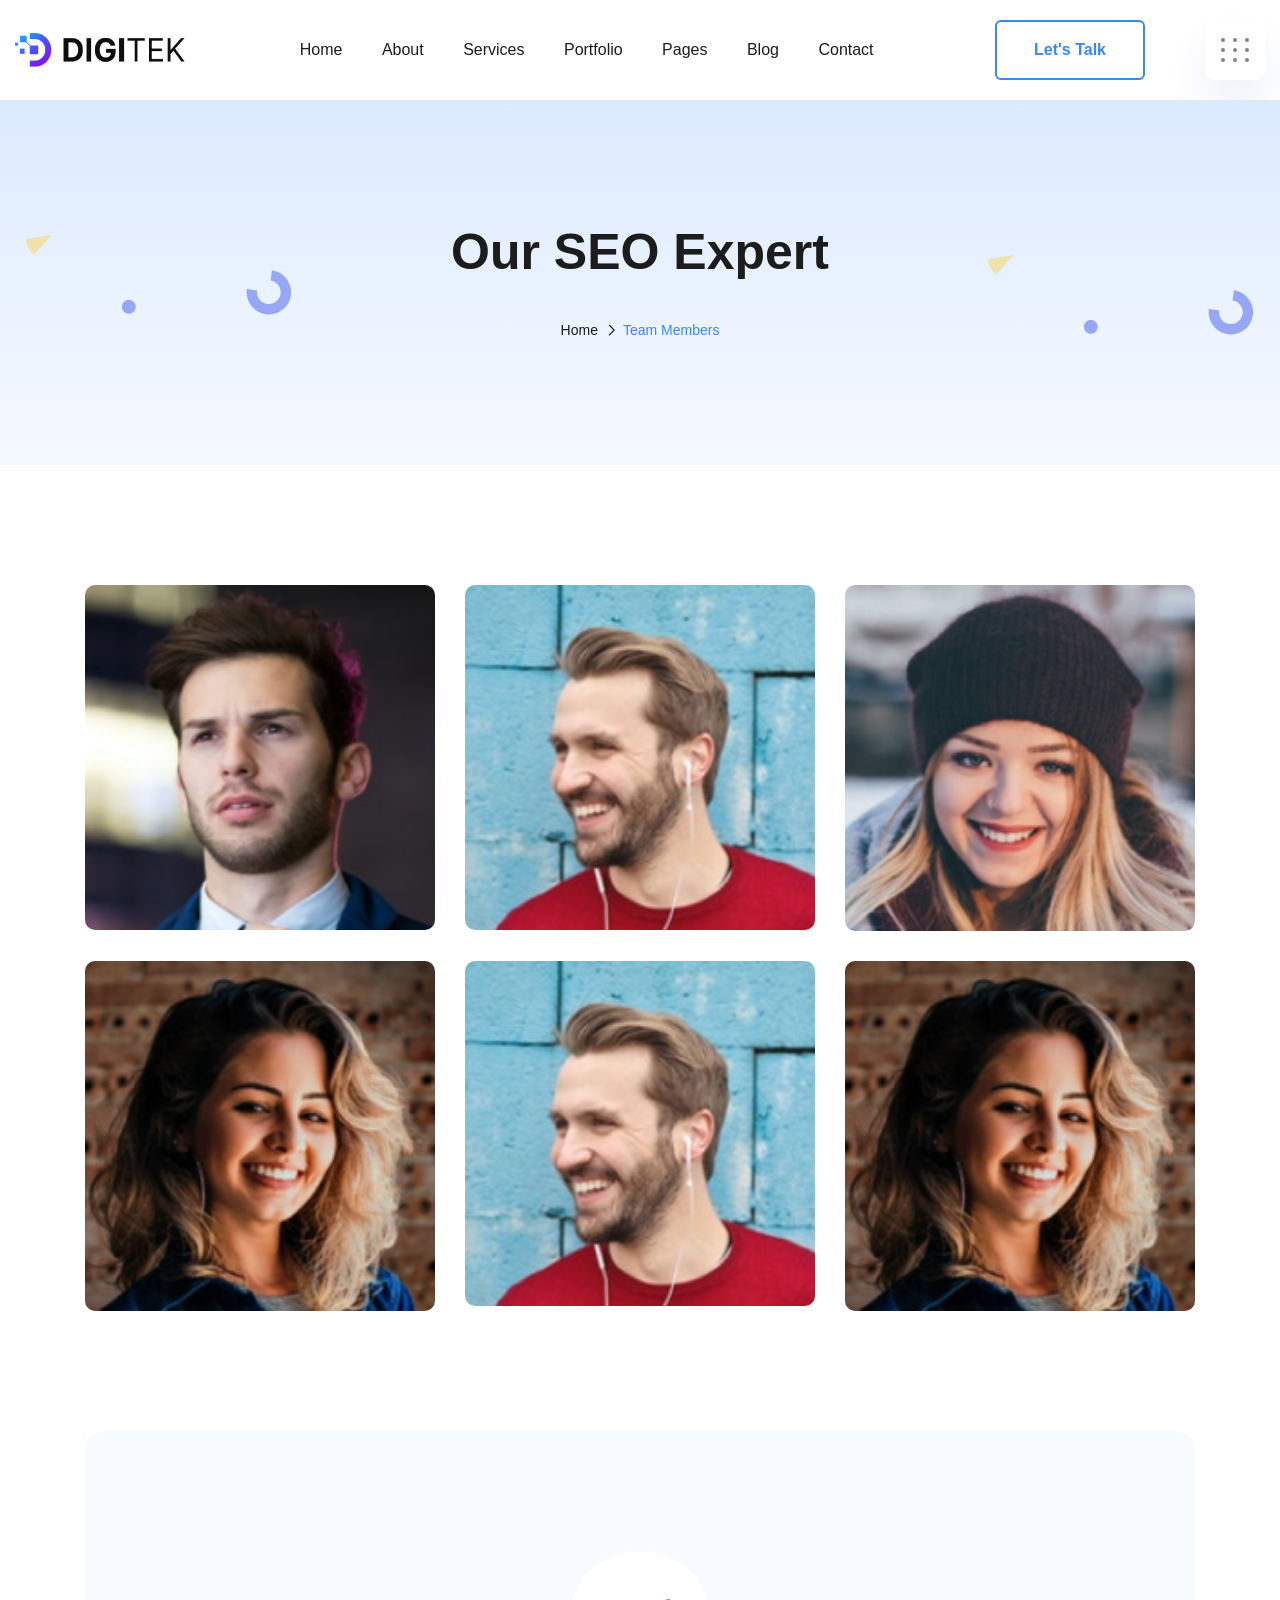
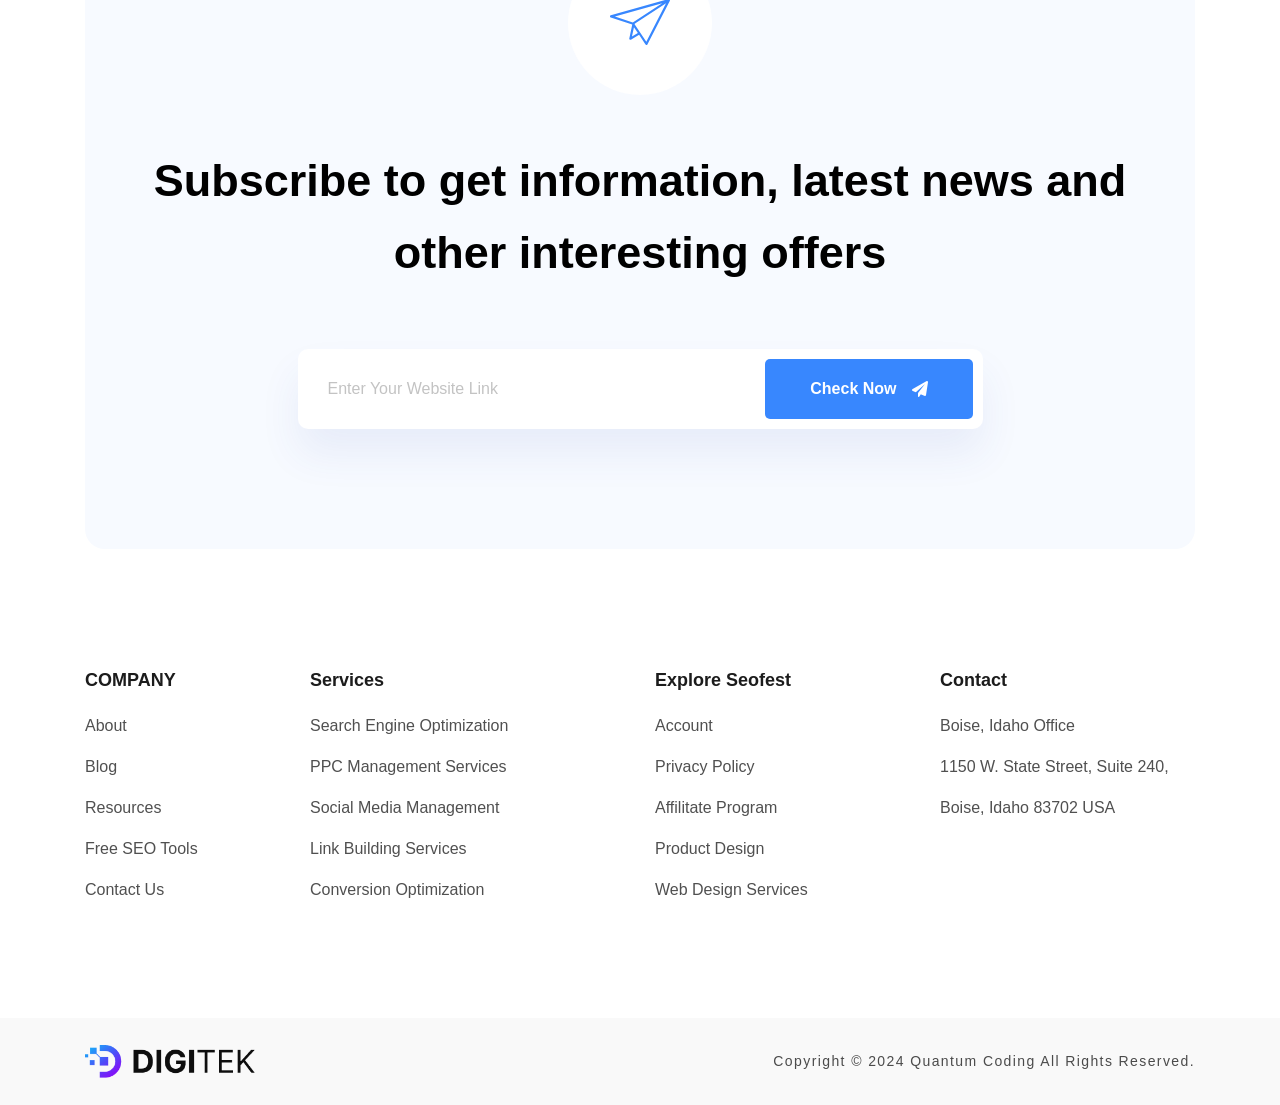
<file: team.html>
<!doctype html>
<html class="no-js" lang="zxx">
   <head>
      <meta charset="utf-8">
      <meta http-equiv="x-ua-compatible" content="ie=edge">
      <title>Digital Teck - SEO service HTML Template</title>
      <meta name="description" content="">
      <meta name="viewport" content="width=device-width, initial-scale=1">

      <!-- Place favicon.ico in the root directory -->
      <link rel="shortcut icon" type="image/x-icon" href="assets/img/favicon.png">

      <!-- CSS here -->
      <link rel="stylesheet" href="assets/app/css/bootstrap.min.css">
      <link rel="stylesheet" href="assets/app/css/meanmenu.min.css">
      <link rel="stylesheet" href="assets/app/css/animate.css">
      <link rel="stylesheet" href="assets/app/css/swiper-bundle.min.css">
      <link rel="stylesheet" href="assets/app/css/slick.css">
      <link rel="stylesheet" href="assets/app/css/backtotop.css">
      <link rel="stylesheet" href="assets/app/css/magnific-popup.css">
      <link rel="stylesheet" href="assets/app/css/fontawesome-pro.css">
      <link rel="stylesheet" href="assets/app/css/spacing.css">
      <link rel="stylesheet" href="assets/app/css/main.css">
   </head>
   <body>

      <!--[if lte IE 9]>
      <p class="browserupgrade">You are using an <strong>outdated</strong> browser. Please <a href="https://browsehappy.com/">upgrade your browser</a> to improve your experience and security.</p>
      <![endif]-->

      <!-- Offcanvas area start -->
      <div class="fix">
         <div class="offcanvas__info">
            <div class="offcanvas__wrapper">
               <div class="offcanvas__content">
                  <div class="offcanvas__top mb-40 d-flex justify-content-between align-items-center">
                     <div class="offcanvas__logo">
                        <a href="index.html">
                        <img src="assets/img/logo/logo.png" alt="logo not found">
                        </a>
                     </div>
                     <div class="offcanvas__close">
                        <button>
                           <i class="fal fa-times"></i>
                        </button>
                     </div>
                  </div>
                  <div class="offcanvas__search mb-25">
                     <form action="#">
                        <input type="text" placeholder="What are you searching for?">
                        <button type="submit" ><i class="far fa-search"></i></button>
                     </form>
                  </div>
                  <div class="mobile-menu fix mb-40"></div>
                  <div class="offcanvas__contact mt-30 mb-20">
                     <h4>Contact Info</h4>
                     <ul>
                        <li class="d-flex align-items-center">
                           <div class="offcanvas__contact-icon mr-15">
                              <i class="fal fa-map-marker-alt"></i>
                           </div>
                           <div class="offcanvas__contact-text">
                              <a target="_blank" href="https://www.google.com/maps/place/Dhaka/@23.7806207,90.3492859,12z/data=!3m1!4b1!4m5!3m4!1s0x3755b8b087026b81:0x8fa563bbdd5904c2!8m2!3d23.8104753!4d90.4119873">12/A, Mirnada City Tower, NYC</a>
                           </div>
                        </li>
                        <li class="d-flex align-items-center">
                           <div class="offcanvas__contact-icon mr-15">
                              <i class="far fa-phone"></i>
                           </div>
                           <div class="offcanvas__contact-text">
                              <a href="tel:+088889797697">+088889797697</a>
                           </div>
                        </li>
                        <li class="d-flex align-items-center">
                           <div class="offcanvas__contact-icon mr-15">
                              <i class="fal fa-envelope"></i>
                           </div>
                           <div class="offcanvas__contact-text">
                              <a href="tel:+012-345-6789"><span class="mailto:support@mail.com">support@mail.com</span></a>
                           </div>
                        </li>
                     </ul>
                  </div>
                  <div class="offcanvas__social">
                     <ul>
                        <li><a href="#"><i class="fab fa-facebook-f"></i></a></li>
                        <li><a href="#"><i class="fab fa-twitter"></i></a></li>
                        <li><a href="#"><i class="fab fa-youtube"></i></a></li>
                        <li><a href="#"><i class="fab fa-linkedin"></i></a></li>
                     </ul>
                  </div>
               </div>
            </div>
         </div>
      </div>
      <div class="offcanvas__overlay"></div>
      <div class="offcanvas__overlay-white"></div>
      <!-- Offcanvas area start -->
      
      <!-- Header area start -->
      <header>
         <div id="header-sticky" class="header__area">
            <div class="container">
               <div class="row align-items-center">
                  <div class="col-xl-2 col-lg-2 col-6">
                     <div class="header__logo">
                        <a href="index.html">
                           <img src="assets/img/logo/logo.png" alt="logo not found">
                        </a>
                     </div>
                  </div>
                  <div class="col-xl-7 col-lg-9 d-none d-lg-block">
                     <div class="menu__main-wrapper d-flex justify-content-center">
                        <div class="main-menu d-none d-none d-lg-block">
                           <nav id="mobile-menu">
                              <ul>
                                 <li class="has-dropdown">
                                    <a href="index.html">Home</a>
                                  
                                 </li>
                                 <li>
                                    <a href="about.html">About</a>
                                 </li>
                                 <li>
                                    <a href="service.html">Services</a>
                                 </li>

                                 <li>
                                    <a href="project.html">Portfolio</a>
                                 </li>
                                 <li class="has-dropdown">
                                    <a href="#">Pages</a>
                                    <ul class="submenu">
                                       <li class="has-dropdown"><a href="about.html">about us</a></li>
                                       <li><a href="service.html">service</a></li>
                                       <li><a href="technical.html">Technical</a></li>
                                       <li><a href="project.html">Portfolio</a></li> 
                                       <li><a href="analys.html">Analys</a></li>
                                       <li><a href="team.html">team</a></li>
                                    </ul>
                                 </li>
                                 <li class="has-dropdown">
                                    <a href="blog.html">Blog</a>
                                    <ul class="submenu">
                                       <li><a href="blog.html">blog</a></li>
                                       <li><a href="blog-details.html">blog Details</a></li>
                                    </ul>
                                 </li>
                                 <li>
                                    <a href="contact.html">Contact</a>
                                 </li>
                              </ul>
                           </nav>
                        </div>
                     </div>
                  </div>
                  <div class="col-xl-3 col-lg-1 col-6">
                     <div class="header__right d-flex align-items-center justify-content-end">
                        <div class="header__btn d-none d-xl-block">
                           <a class="border__btn" href="contact.html">Let's Talk</a>
                        </div>
                        <div class="header__toggle d-lg-none">
                           <a class="sidebar__active" href="javascript:void(0)">
                              <div class="bar-icon">
                                 <span></span>
                                 <span></span>
                                 <span></span>
                              </div>
                           </a>
                        </div>
                        <div class="header__hamburger d-none d-lg-block ml-60">
                           <button class="humbager__icon sidebar__active">
                              <svg xmlns="http://www.w3.org/2000/svg" width="28" height="24" viewBox="0 0 28 24">
                                 <g id="Group_27406" data-name="Group 27406" transform="translate(-1629 -60)">
                                   <circle id="Ellipse_1144" data-name="Ellipse 1144" cx="2" cy="2" r="2" transform="translate(1641 60)" fill="#828282"/>
                                   <circle id="Ellipse_1145" data-name="Ellipse 1145" cx="2" cy="2" r="2" transform="translate(1653 60)" fill="#828282"/>
                                   <circle id="Ellipse_1146" data-name="Ellipse 1146" cx="2" cy="2" r="2" transform="translate(1629 60)" fill="#828282"/>
                                   <circle id="Ellipse_1147" data-name="Ellipse 1147" cx="2" cy="2" r="2" transform="translate(1641 70)" fill="#828282"/>
                                   <circle id="Ellipse_1148" data-name="Ellipse 1148" cx="2" cy="2" r="2" transform="translate(1653 70)" fill="#828282"/>
                                   <circle id="Ellipse_1149" data-name="Ellipse 1149" cx="2" cy="2" r="2" transform="translate(1629 70)" fill="#828282"/>
                                   <circle id="Ellipse_1150" data-name="Ellipse 1150" cx="2" cy="2" r="2" transform="translate(1641 80)" fill="#828282"/>
                                   <circle id="Ellipse_1151" data-name="Ellipse 1151" cx="2" cy="2" r="2" transform="translate(1653 80)" fill="#828282"/>
                                   <circle id="Ellipse_1152" data-name="Ellipse 1152" cx="2" cy="2" r="2" transform="translate(1629 80)" fill="#828282"/>
                                 </g>
                               </svg>
                           </button>
                        </div>
                     </div>
                  </div>
               </div>
            </div>
         </div>
      </header>
      <!-- Header area end -->
      
      <!-- Body main wrapper start -->
      <main>

      <!-- Breadcrumb area stat -->
      <div class="breadcrumb__area">
         <img class="breadcrumb__shape-1" src="assets/img/shape/breadcrum-1.png.png" alt="image not found">
         <img class="breadcrumb__shape-2" src="assets/img/shape/breadcrum-1.png.png" alt="image not found">
         <div class="container">
            <div class="row">
               <div class="col-xl-12">
                  <div class="breadcrumb__wrapper text-center">
                     <div class="breadcrumb__title">
                        <h2>Our SEO Expert</h2>
                     </div>
                     <div class="breadcrumb__menu">
                        <nav aria-label="Breadcrumbs" class="breadcrumb-trail breadcrumbs">
                           <ul class="trail-items">
                              <li class="trail-item trail-begin"><span><a href="index.html">Home</a></span></li>
                              <li class="trail-item trail-end"><span>Team Members</span></li>
                           </ul>
                        </nav>
                     </div>
                  </div>
               </div>
            </div>
         </div>
      </div>
      <!-- Breadcrumb area end -->

      <!-- Team area start -->
      <section class="team__area pt-120 pb-90">
         <div class="container">
            <div class="row wow fadeInUp" data-wow-delay=".3s">
               <div class="col-xl-4 col-lg-6 col-md-6">
                  <div class="team__item mb-30">
                     <div class="team__thumb">
                        <img src="assets/img/team/pic-1.png" alt="image not found">
                     </div>
                     <div class="team__content">
                        <h3><a href="team-details.html">Adriano Savedra</a></h3>
                        <p>SEO Strategies</p>
                        <div class="team__reating">
                           <span>5</span>
                           <span><i class="fa-solid fa-star"></i></span>
                        </div>
                     </div>
                  </div>
               </div>
               <div class="col-xl-4 col-lg-6 col-md-6">
                  <div class="team__item mb-30">
                     <div class="team__thumb">
                        <img src="assets/img/team/pic-2.png" alt="image not found">
                     </div>
                     <div class="team__content">
                        <h3><a href="team-details.html">Adriano Savedra</a></h3>
                        <p>SEO Strategies</p>
                        <div class="team__reating">
                           <span>5</span>
                           <span><i class="fa-solid fa-star"></i></span>
                        </div>
                     </div>
                  </div>
               </div>
               <div class="col-xl-4 col-lg-6 col-md-6">
                  <div class="team__item mb-30">
                     <div class="team__thumb">
                        <img src="assets/img/team/pic-3.png" alt="image not found">
                     </div>
                     <div class="team__content">
                        <h3><a href="team-details.html">Adriano Savedra</a></h3>
                        <p>SEO Strategies</p>
                        <div class="team__reating">
                           <span>5</span>
                           <span><i class="fa-solid fa-star"></i></span>
                        </div>
                     </div>
                  </div>
               </div>
               <div class="col-xl-4 col-lg-6 col-md-6">
                  <div class="team__item mb-30">
                     <div class="team__thumb">
                        <img src="assets/img/team/pic-4.png" alt="image not found">
                     </div>
                     <div class="team__content">
                        <h3><a href="team-details.html">Adriano Savedra</a></h3>
                        <p>SEO Strategies</p>
                        <div class="team__reating">
                           <span>5</span>
                           <span><i class="fa-solid fa-star"></i></span>
                        </div>
                     </div>
                  </div>
               </div>
               <div class="col-xl-4 col-lg-6 col-md-6">
                  <div class="team__item mb-30">
                     <div class="team__thumb">
                        <img src="assets/img/team/pic-2.png" alt="image not found">
                     </div>
                     <div class="team__content">
                        <h3><a href="team-details.html">Adriano Savedra</a></h3>
                        <p>SEO Strategies</p>
                        <div class="team__reating">
                           <span>5</span>
                           <span><i class="fa-solid fa-star"></i></span>
                        </div>
                     </div>
                  </div>
               </div>
               <div class="col-xl-4 col-lg-6 col-md-6">
                  <div class="team__item mb-30">
                     <div class="team__thumb">
                        <img src="assets/img/team/pic-4.png" alt="image not found">
                     </div>
                     <div class="team__content">
                        <h3><a href="team-details.html">Adriano Savedra</a></h3>
                        <p>SEO Strategies</p>
                        <div class="team__reating">
                           <span>5</span>
                           <span><i class="fa-solid fa-star"></i></span>
                        </div>
                     </div>
                  </div>
               </div>
               
            </div>
         </div>
      </section>
      <!-- Team area end -->

      <!-- Cta area start -->
      <section class="cta__area pb-120">
         <div class="container">
            <div class="cta__main-wrappper">
               <div class="row wow fadeInUp" data-wow-delay=".3s">
                  <div class="col-xl-12">
                     <div class="cta__content-box text-center">
                        <div class="cta__icon">
                           <img src="assets/img/svg/cta.svg" alt="">
                        </div>
                        <h2 class="cta__title mb-60">
                           Subscribe to get information, latest news
                           and other interesting offers
                        </h2>
                        <div class="cta__filter">
                           <div class="cta__search-input">
                              <input type="text" placeholder="Enter Your Website Link">
                              <button type="submit">Check Now<i class="fa-solid fa-paper-plane"></i></button>
                           </div>
                        </div>
                     </div>
                  </div>
               </div>
            </div>
         </div>
      </section>
      <!-- Cta area end -->

      <!-- Footer area start -->
      <footer>
         <section class="footer__border grey__bg pb-60">
            <div class="container">
               <div class="row">
                  <div class="col-xl-2 col-lg-3 col-md-6 col-sm-6">
                     <div class="footer__widget footer__col-1 mb-55">
                        <div class="footer__title">
                           <h3>COMPANY</h3>
                        </div>
                        <div class="footer__link">
                           <ul>
                              <li><a href="#">About</a></li>
                              <li><a href="#">Blog</a></li>
                              <li><a href="#">Resources</a></li>
                              <li><a href="#">Free SEO Tools</a></li>
                              <li><a href="#">Contact Us</a></li>
                           </ul>
                        </div>
                     </div>
                  </div>
                  <div class="col-xl-4 col-lg-3 col-md-6 col-sm-6">
                     <div class="footer__widget footer__col-2 mb-55">
                        <div class="footer__title">
                           <h3>Services</h3>
                        </div>
                        <div class="footer__link">
                           <ul>
                              <li><a href="#">Search Engine Optimization</a></li>
                              <li><a href="#">PPC Management Services</a></li>
                              <li><a href="#">Social Media Management</a></li>
                              <li><a href="#">Link Building Services</a></li>
                              <li><a href="#">Conversion Optimization</a></li>
                           </ul>
                        </div>
                     </div>
                  </div>
                  <div class="col-xl-3 col-lg-3 col-md-6 col-sm-6">
                     <div class="footer__widget footer__col-3 mb-55">
                        <div class="footer__title">
                           <h3>Explore Seofest</h3>
                        </div>
                        <div class="footer__link">
                           <ul>
                              <li><a href="#">Account</a></li> 
                              <li><a href="#">Privacy Policy</a></li> 
                              <li><a href="#">Affilitate Program</a></li>
                              <li><a href="#">Product Design</a></li>
                              <li><a href="#"> Web Design Services</a></li>
                           </ul>
                        </div>
                     </div>
                  </div>
                  <div class="col-xl-3 col-lg-3 col-md-6 col-sm-6">
                     <div class="footer__widget mb-55">
                        <div class="footer__title">
                           <h3>Contact</h3>
                        </div>
                        <div class="footer__link">
                           <ul>
                              <li><a href="#">Boise, Idaho Office</a></li> 
                              <li><a href="#">1150 W. State Street, Suite 240,</a></li> 
                              <li><a href="#">Boise, Idaho 83702 USA</a></li>
                           </ul>
                        </div>
                     </div>
                  </div>
               </div>
            </div>
         </section>
         <div class="footer__copyright grey-bg">
            <div class="container">
               <div class="copyright__inner">
                  <div class="copyright__logo">
                     <a href="index.html"><img src="assets/img/logo/logo.png" alt="logo not found"></a>
                  </div>
                  <div class="copyright__text">
                     <p>Copyright © 2024 Quantum Coding All Rights Reserved.</p>
                  </div>
               </div>
            </div>
         </div>
      </footer>
      <!-- Footer area end -->

      
      </main>
      <!-- Body main wrapper end -->

      <!-- Back to top start -->
      <div class="progress-wrap">
         <svg class="progress-circle svg-content" width="100%" height="100%" viewBox="-1 -1 102 102">
            <path d="M50,1 a49,49 0 0,1 0,98 a49,49 0 0,1 0,-98" />
         </svg>
      </div>
      <!-- Back to top end -->

      <!-- JS here -->
      <script src="assets/app/js/vendor/jquery-3.6.0.min.js"></script>
      <script src="assets/app/js/vendor/waypoints.min.js"></script>
      <script src="assets/app/js/bootstrap.min.js"></script>
      <script src="assets/app/js/meanmenu.min.js"></script>
      <script src="assets/app/js/swiper-bundle.min.js"></script>
      <script src="assets/app/js/slick.min.js"></script>
      <script src="assets/app/js/magnific-popup.min.js"></script>
      <script src="assets/app/js/backtotop.js"></script>
      <script src="assets/app/js/counterup.js"></script>
      <script src="assets/app/js/wow.min.js"></script>
      <script src="assets/app/js/imagesloaded.pkgd.min.js"></script>
      <script src="assets/app/js/isotope.pkgd.min.js"></script>
      <script src="assets/app/js/ajax-form.js"></script>
      <script src="assets/app/js/main.js"></script>
   </body>
</html>
</file>
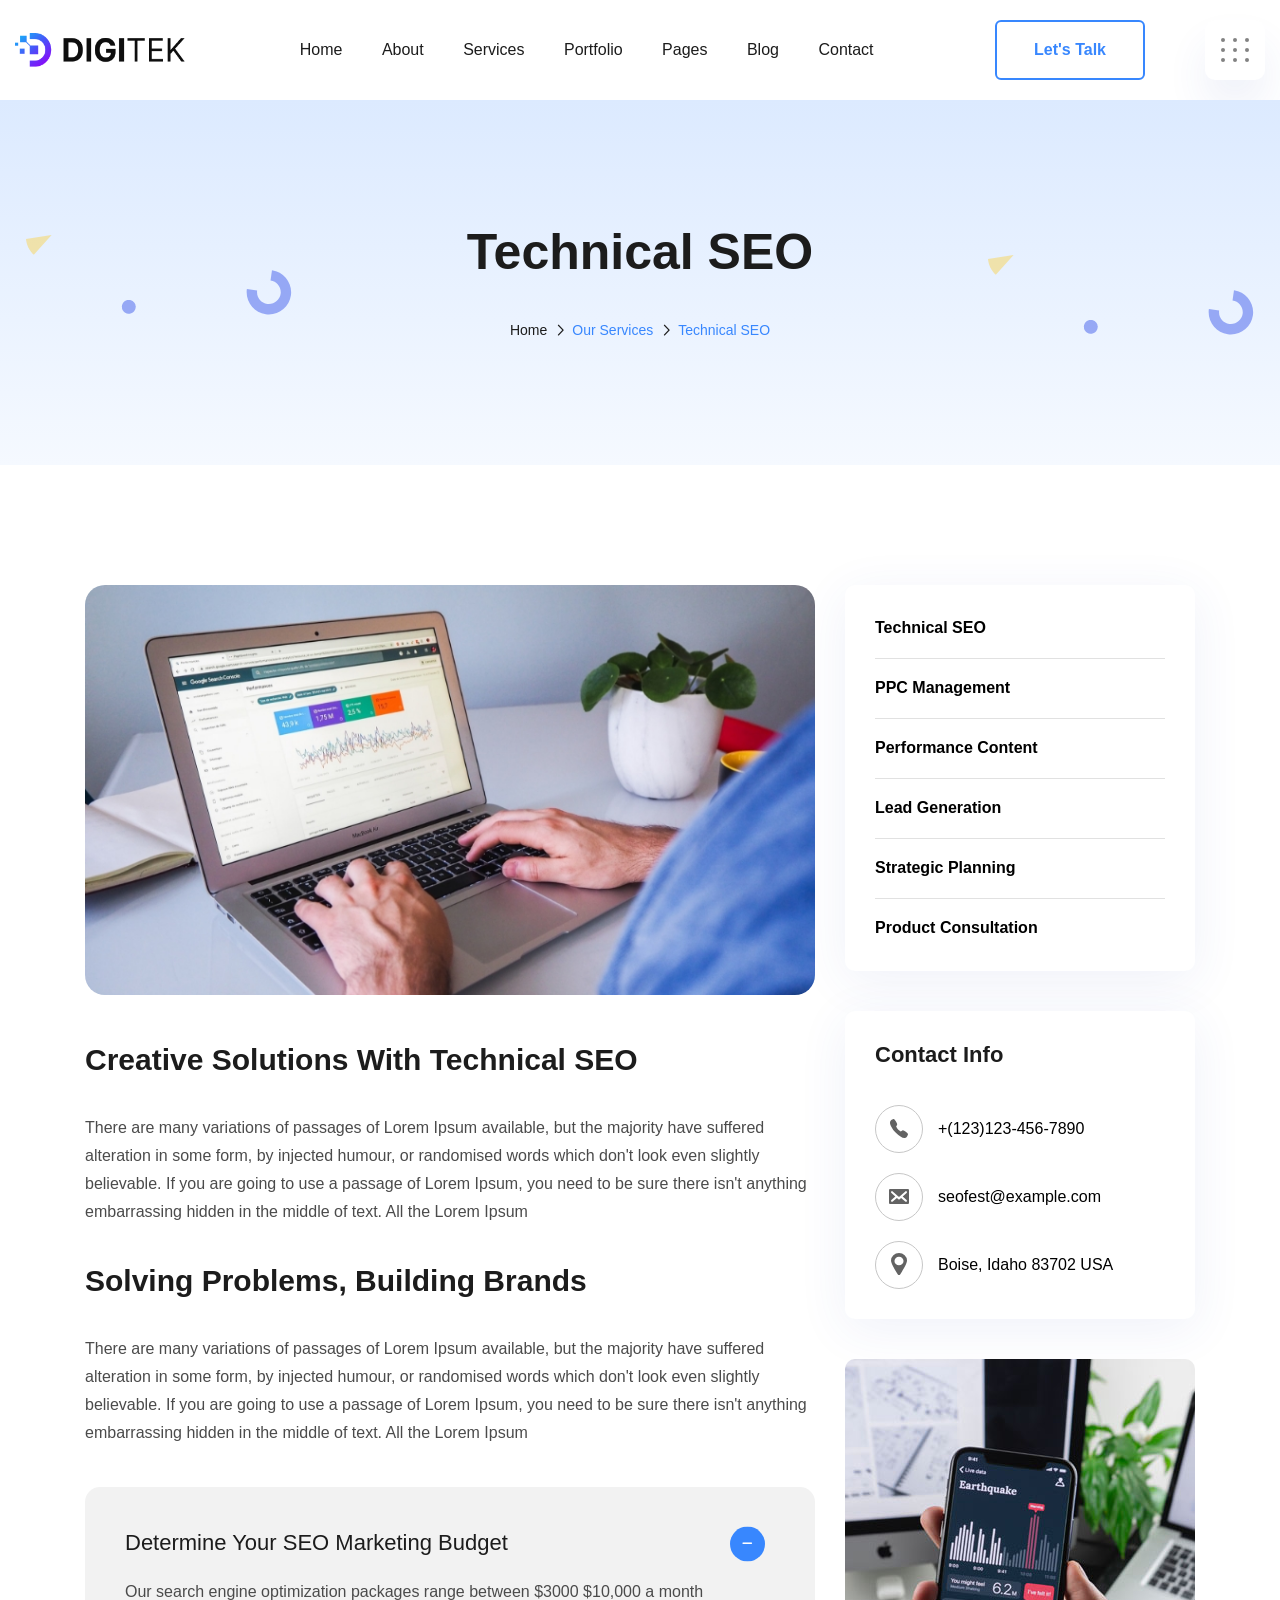
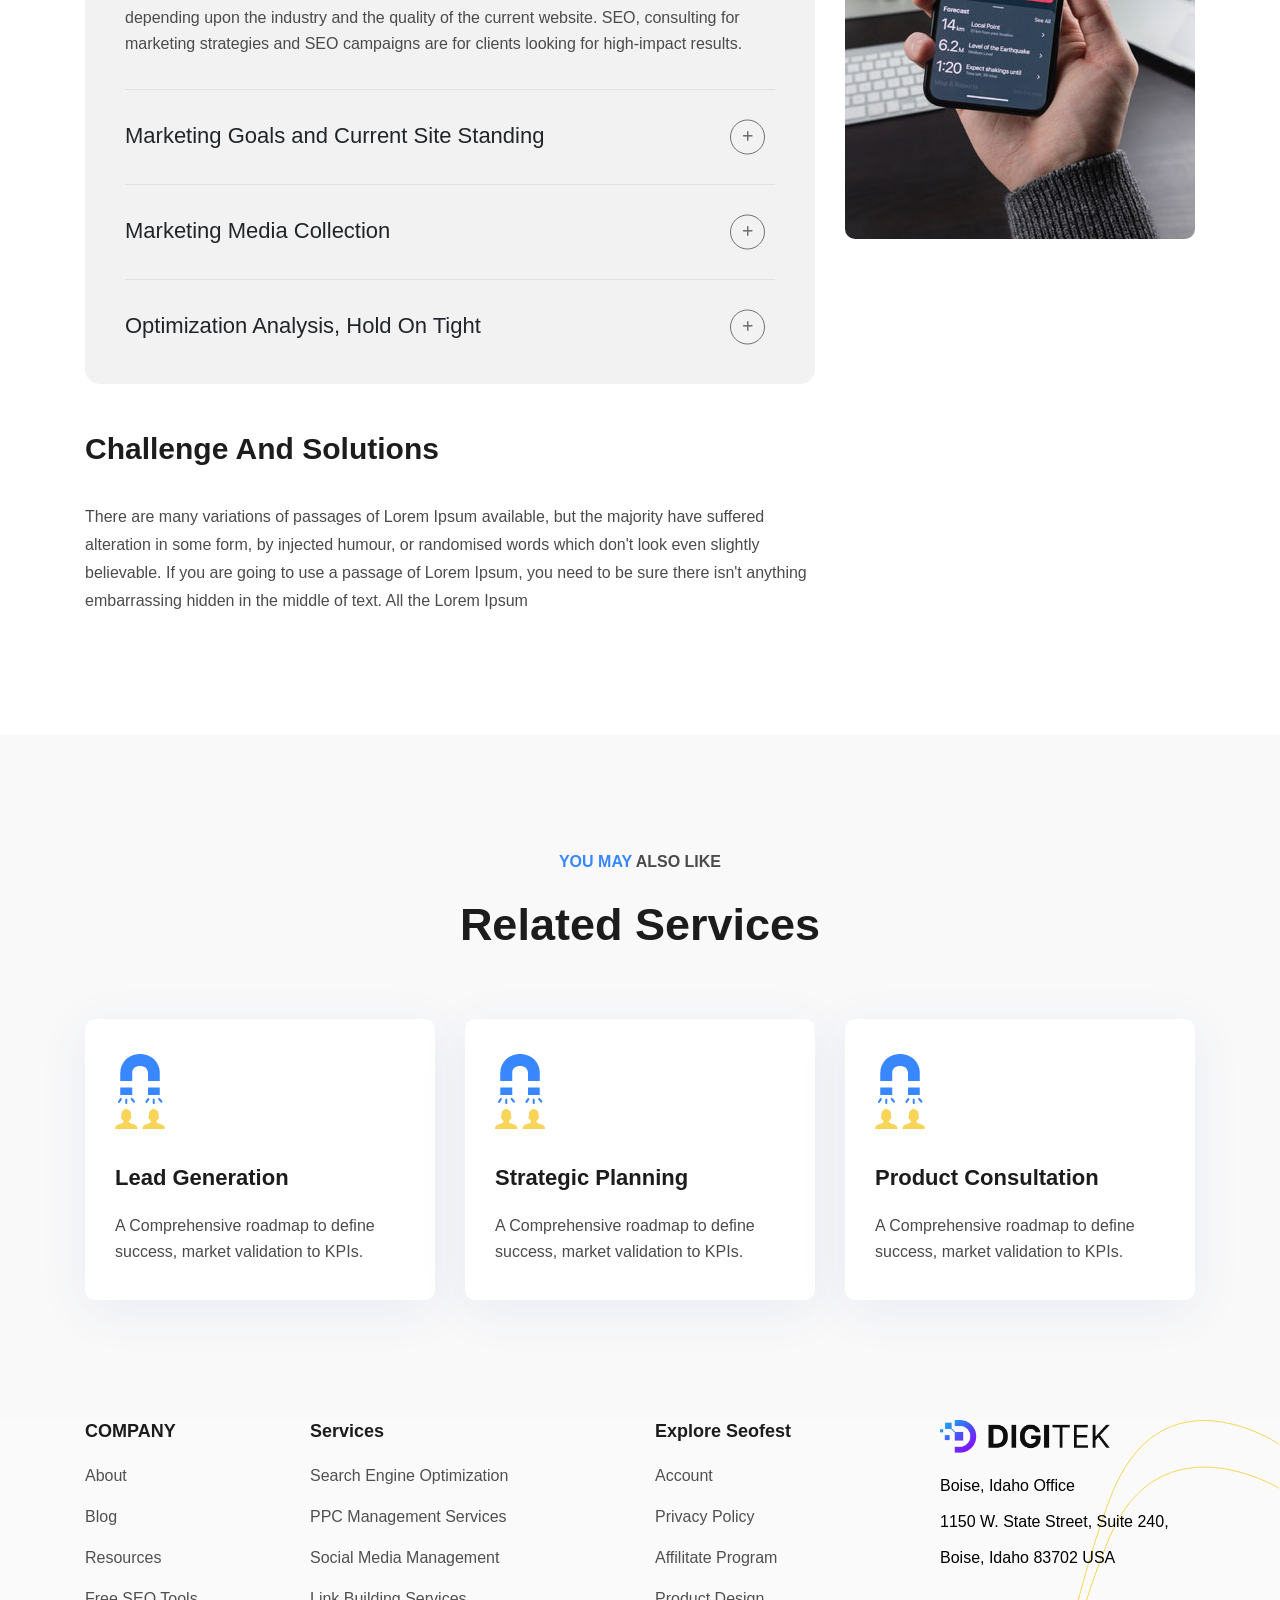
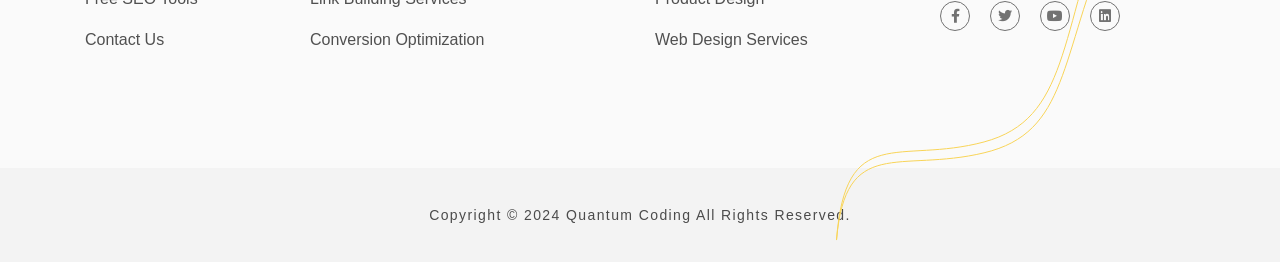
<file: technical.html>
<!doctype html>
<html class="no-js" lang="zxx">
   <head>
      <meta charset="utf-8">
      <meta http-equiv="x-ua-compatible" content="ie=edge">
      <title>Digital Teck - SEO service HTML Template</title>
      <meta name="description" content="">
      <meta name="viewport" content="width=device-width, initial-scale=1">

      <!-- Place favicon.ico in the root directory -->
      <link rel="shortcut icon" type="image/x-icon" href="assets/img/favicon.png">

      <!-- CSS here -->
      <link rel="stylesheet" href="assets/app/css/bootstrap.min.css">
      <link rel="stylesheet" href="assets/app/css/meanmenu.min.css">
      <link rel="stylesheet" href="assets/app/css/animate.css">
      <link rel="stylesheet" href="assets/app/css/swiper-bundle.min.css">
      <link rel="stylesheet" href="assets/app/css/slick.css">
      <link rel="stylesheet" href="assets/app/css/backtotop.css">
      <link rel="stylesheet" href="assets/app/css/magnific-popup.css">
      <link rel="stylesheet" href="assets/app/css/fontawesome-pro.css">
      <link rel="stylesheet" href="assets/app/css/spacing.css">
      <link rel="stylesheet" href="assets/app/css/main.css">
   </head>
   <body>

      <!--[if lte IE 9]>
      <p class="browserupgrade">You are using an <strong>outdated</strong> browser. Please <a href="https://browsehappy.com/">upgrade your browser</a> to improve your experience and security.</p>
      <![endif]-->

      <!-- Offcanvas area start -->
      <div class="fix">
         <div class="offcanvas__info">
            <div class="offcanvas__wrapper">
               <div class="offcanvas__content">
                  <div class="offcanvas__top mb-40 d-flex justify-content-between align-items-center">
                     <div class="offcanvas__logo">
                        <a href="index.html">
                        <img src="assets/img/logo/logo.png" alt="logo not found">
                        </a>
                     </div>
                     <div class="offcanvas__close">
                        <button>
                           <i class="fal fa-times"></i>
                        </button>
                     </div>
                  </div>
                  <div class="offcanvas__search mb-25">
                     <form action="#">
                        <input type="text" placeholder="What are you searching for?">
                        <button type="submit" ><i class="far fa-search"></i></button>
                     </form>
                  </div>
                  <div class="mobile-menu fix mb-40"></div>
                  <div class="offcanvas__contact mt-30 mb-20">
                     <h4>Contact Info</h4>
                     <ul>
                        <li class="d-flex align-items-center">
                           <div class="offcanvas__contact-icon mr-15">
                              <i class="fal fa-map-marker-alt"></i>
                           </div>
                           <div class="offcanvas__contact-text">
                              <a target="_blank" href="https://www.google.com/maps/place/Dhaka/@23.7806207,90.3492859,12z/data=!3m1!4b1!4m5!3m4!1s0x3755b8b087026b81:0x8fa563bbdd5904c2!8m2!3d23.8104753!4d90.4119873">12/A, Mirnada City Tower, NYC</a>
                           </div>
                        </li>
                        <li class="d-flex align-items-center">
                           <div class="offcanvas__contact-icon mr-15">
                              <i class="far fa-phone"></i>
                           </div>
                           <div class="offcanvas__contact-text">
                              <a href="tel:+088889797697">+088889797697</a>
                           </div>
                        </li>
                        <li class="d-flex align-items-center">
                           <div class="offcanvas__contact-icon mr-15">
                              <i class="fal fa-envelope"></i>
                           </div>
                           <div class="offcanvas__contact-text">
                              <a href="tel:+012-345-6789"><span class="mailto:support@mail.com">support@mail.com</span></a>
                           </div>
                        </li>
                     </ul>
                  </div>
                  <div class="offcanvas__social">
                     <ul>
                        <li><a href="#"><i class="fab fa-facebook-f"></i></a></li>
                        <li><a href="#"><i class="fab fa-twitter"></i></a></li>
                        <li><a href="#"><i class="fab fa-youtube"></i></a></li>
                        <li><a href="#"><i class="fab fa-linkedin"></i></a></li>
                     </ul>
                  </div>
               </div>
            </div>
         </div>
      </div>
      <div class="offcanvas__overlay"></div>
      <div class="offcanvas__overlay-white"></div>
      <!-- Offcanvas area start -->
      
      <!-- Header area start -->
      <header>
         <div id="header-sticky" class="header__area">
            <div class="container">
               <div class="row align-items-center">
                  <div class="col-xl-2 col-lg-2 col-6">
                     <div class="header__logo">
                        <a href="index.html">
                           <img src="assets/img/logo/logo.png" alt="logo not found">
                        </a>
                     </div>
                  </div>
                  <div class="col-xl-7 col-lg-9 d-none d-lg-block">
                     <div class="menu__main-wrapper d-flex justify-content-center">
                        <div class="main-menu d-none d-none d-lg-block">
                           <nav id="mobile-menu">
                              <ul>
                                 <li class="has-dropdown">
                                    <a href="index.html">Home</a>
                                    <ul class="submenu">
                                       <li><a href="index.html">Home Style 1</a></li>
                                       <li><a href="index-2.html">Home Style 2</a></li>
                                       <li><a href="index-3.html">Home Style 3</a></li>
                                    </ul>
                                 </li>
                                 <li>
                                    <a href="about.html">About</a>
                                 </li>
                                 <li>
                                    <a href="service.html">Services</a>
                                 </li>

                                 <li>
                                    <a href="project.html">Portfolio</a>
                                 </li>
                                 <li class="has-dropdown">
                                    <a href="#">Pages</a>
                                    <ul class="submenu">
                                       <li class="has-dropdown"><a href="about.html">about us</a></li>
                                       <li><a href="service.html">service</a></li>
                                       <li><a href="technical.html">Technical</a></li>
                                       <li><a href="project.html">Portfolio</a></li> 
                                       <li><a href="analys.html">Analys</a></li>
                                       <li><a href="team.html">team</a></li>
                                    </ul>
                                 </li>
                                 <li class="has-dropdown">
                                    <a href="blog.html">Blog</a>
                                    <ul class="submenu">
                                       <li><a href="blog.html">blog</a></li>
                                       <li><a href="blog-details.html">blog Details</a></li>
                                    </ul>
                                 </li>
                                 <li>
                                    <a href="contact.html">Contact</a>
                                 </li>
                              </ul>
                           </nav>
                        </div>
                     </div>
                  </div>
                  <div class="col-xl-3 col-lg-1 col-6">
                     <div class="header__right d-flex align-items-center justify-content-end">
                        <div class="header__btn d-none d-xl-block">
                           <a class="border__btn" href="contact.html">Let's Talk</a>
                        </div>
                        <div class="header__toggle d-lg-none">
                           <a class="sidebar__active" href="javascript:void(0)">
                              <div class="bar-icon">
                                 <span></span>
                                 <span></span>
                                 <span></span>
                              </div>
                           </a>
                        </div>
                        <div class="header__hamburger d-none d-lg-block ml-60">
                           <button class="humbager__icon sidebar__active">
                              <svg xmlns="http://www.w3.org/2000/svg" width="28" height="24" viewBox="0 0 28 24">
                                 <g id="Group_27406" data-name="Group 27406" transform="translate(-1629 -60)">
                                   <circle id="Ellipse_1144" data-name="Ellipse 1144" cx="2" cy="2" r="2" transform="translate(1641 60)" fill="#828282"/>
                                   <circle id="Ellipse_1145" data-name="Ellipse 1145" cx="2" cy="2" r="2" transform="translate(1653 60)" fill="#828282"/>
                                   <circle id="Ellipse_1146" data-name="Ellipse 1146" cx="2" cy="2" r="2" transform="translate(1629 60)" fill="#828282"/>
                                   <circle id="Ellipse_1147" data-name="Ellipse 1147" cx="2" cy="2" r="2" transform="translate(1641 70)" fill="#828282"/>
                                   <circle id="Ellipse_1148" data-name="Ellipse 1148" cx="2" cy="2" r="2" transform="translate(1653 70)" fill="#828282"/>
                                   <circle id="Ellipse_1149" data-name="Ellipse 1149" cx="2" cy="2" r="2" transform="translate(1629 70)" fill="#828282"/>
                                   <circle id="Ellipse_1150" data-name="Ellipse 1150" cx="2" cy="2" r="2" transform="translate(1641 80)" fill="#828282"/>
                                   <circle id="Ellipse_1151" data-name="Ellipse 1151" cx="2" cy="2" r="2" transform="translate(1653 80)" fill="#828282"/>
                                   <circle id="Ellipse_1152" data-name="Ellipse 1152" cx="2" cy="2" r="2" transform="translate(1629 80)" fill="#828282"/>
                                 </g>
                               </svg>
                           </button>
                        </div>
                     </div>
                  </div>
               </div>
            </div>
         </div>
      </header>
      <!-- Header area end -->
      
      <!-- Body main wrapper start -->
      <main>

      <!-- Breadcrumb area stat -->
      <div class="breadcrumb__area">
         <img class="breadcrumb__shape-1" src="assets/img/shape/breadcrum-1.png.png" alt="image not found">
         <img class="breadcrumb__shape-2" src="assets/img/shape/breadcrum-1.png.png" alt="image not found">
         <div class="container">
            <div class="row">
               <div class="col-xl-12">
                  <div class="breadcrumb__wrapper text-center">
                     <div class="breadcrumb__title">
                        <h2>Technical SEO</h2>
                     </div>
                     <div class="breadcrumb__menu">
                        <nav aria-label="Breadcrumbs" class="breadcrumb-trail breadcrumbs">
                           <ul class="trail-items">
                              <li class="trail-item trail-begin"><span><a href="index.html">Home</a></span></li>
                              <li class="trail-item trail-end"><span>Our Services</span></li>
                              <li class="trail-item trail-end"><span>Technical SEO</span></li>
                           </ul>
                        </nav>
                     </div>
                  </div>
               </div>
            </div>
         </div>
      </div>
      <!-- Breadcrumb area end -->

      <!-- Technical area start -->
      <section class="technical__area pt-120 pb-60">
         <div class="container">
            <div class="row wow fadeInUp" data-wow-delay=".3s">
               <div class="col-xl-8 col-lg-12">
                  <div class="technical__main-wrapper mb-60">
                     <div class="technical__thumb mb-45">
                        <img src="assets/img/others/technical.jpg" alt="">
                     </div>
                     <div class="technical__content mb-35">
                        <div class="technical__title">
                           <h3>Creative Solutions With Technical SEO</h3>
                        </div>
                        <p>There are many variations of passages of Lorem Ipsum available, but the majority have suffered alteration in some form, by injected humour, or randomised words which don't look even slightly believable. If you are going to use a passage of Lorem Ipsum, you need to be sure there isn't anything embarrassing hidden in the middle of text. All the Lorem Ipsum </p>
                     </div>
                     <div class="technical__content">
                        <div class="technical__title">
                           <h3>Solving Problems, Building Brands</h3>
                        </div>
                        <p>There are many variations of passages of Lorem Ipsum available, but the majority have suffered alteration in some form, by injected humour, or randomised words which don't look even slightly believable. If you are going to use a passage of Lorem Ipsum, you need to be sure there isn't anything embarrassing hidden in the middle of text. All the Lorem Ipsum </p>
                     </div>
                     <div class="bd-faq__wrapper-2 mb-45 mt-40">
                        <div class="bd-faq__accordion style-2">
                           <div class="accordion" id="accordionExample">
                              <div class="accordion-item">
                                 <h2 class="accordion-header" id="headingOne">
                                    <button class="accordion-button" type="button" data-bs-toggle="collapse"
                                       data-bs-target="#collapseOne" aria-expanded="true" aria-controls="collapseOne">
                                       Determine Your SEO Marketing Budget
                                    </button>
                                 </h2> 
                                 <div id="collapseOne" class="accordion-collapse collapse show"
                                    aria-labelledby="headingOne" data-bs-parent="#accordionExample">
                                    <div class="accordion-body">
                                       <p>Our search engine optimization packages range between $3000 $10,000 a month depending upon the industry and the quality of the current website. SEO, consulting for marketing strategies and SEO campaigns are for clients looking for high-impact results.</p>
                                    </div>
                                 </div>
                              </div>
                              <div class="accordion-item">
                                 <h2 class="accordion-header" id="headingTwo">
                                    <button class="accordion-button collapsed" type="button" data-bs-toggle="collapse"
                                       data-bs-target="#collapseTwo" aria-expanded="false" aria-controls="collapseTwo">
                                       Marketing Goals and Current Site Standing
                                    </button>
                                 </h2>
                                 <div id="collapseTwo" class="accordion-collapse collapse" aria-labelledby="headingTwo"
                                    data-bs-parent="#accordionExample">
                                    <div class="accordion-body">
                                       <p>Our search engine optimization packages range between $3000 $10,000 a month depending upon the industry and the quality of the current website. SEO, consulting for marketing strategies and SEO campaigns are for clients looking for high-impact results.</p>
                                    </div>
                                 </div>
                              </div>
                              <div class="accordion-item">
                                 <h2 class="accordion-header" id="headingThree">
                                    <button class="accordion-button collapsed" type="button" data-bs-toggle="collapse"
                                       data-bs-target="#collapseThree" aria-expanded="false" aria-controls="collapseThree">
                                       Marketing Media Collection
                                    </button>
                                 </h2>
                                 <div id="collapseThree" class="accordion-collapse collapse" aria-labelledby="headingThree"
                                    data-bs-parent="#accordionExample">
                                    <div class="accordion-body">
                                       <p>Our search engine optimization packages range between $3000 $10,000 a month depending upon the industry and the quality of the current website. SEO, consulting for marketing strategies and SEO campaigns are for clients looking for high-impact results.</p>
                                    </div>
                                 </div>
                              </div>
                              <div class="accordion-item">
                                 <h2 class="accordion-header" id="headingFour">
                                    <button class="accordion-button collapsed" type="button" data-bs-toggle="collapse"
                                       data-bs-target="#collapseFour" aria-expanded="false" aria-controls="collapseFour">
                                       Optimization Analysis, Hold On Tight
                                    </button>
                                 </h2>
                                 <div id="collapseFour" class="accordion-collapse collapse" aria-labelledby="headingFour"
                                    data-bs-parent="#accordionExample">
                                    <div class="accordion-body">
                                       <p>Our search engine optimization packages range between $3000 $10,000 a month depending upon the industry and the quality of the current website. SEO, consulting for marketing strategies and SEO campaigns are for clients looking for high-impact results.</p>
                                    </div>
                                 </div>
                              </div>
                           </div>
                        </div>
                     </div>
                     <div class="technical__content">
                        <div class="technical__title">
                           <h3>Challenge And Solutions</h3>
                        </div>
                        <p>There are many variations of passages of Lorem Ipsum available, but the majority have suffered alteration in some form, by injected humour, or randomised words which don't look even slightly believable. If you are going to use a passage of Lorem Ipsum, you need to be sure there isn't anything embarrassing hidden in the middle of text. All the Lorem Ipsum </p>
                     </div>
                  </div>
               </div>
               <div class="col-xl-4 col-lg-6">
                  <div class="sideber__widget">
                     <div class="sideber__widget-item mb-40">
                        <div class="sidebar__category">
                           <ul>
                              <li>
                                 <a href="#">Technical SEO</a>
                              </li>
                              <li>
                                 <a href="#">PPC Management</a>
                              </li>
                              <li>
                                 <a href="#">Performance Content</a>
                              </li>
                              <li>
                                 <a href="#">Lead Generation</a>
                              </li>
                              <li>
                                 <a href="#">Strategic Planning </a>
                              </li>
                              <li>
                                 <a href="#">Product Consultation </a>
                              </li>
                           </ul>
                        </div>
                     </div>
                     <div class="sideber__widget-item mb-40">
                        <div class="sidebar__contact">
                           <div class="sidebar__contact-title mb-35">
                              <h3>Contact Info</h3>
                           </div>
                           <div class="sidebar__contact-inner">
                              <div class="sidebar__contact-item">
                                 <div class="sideber__contact-icon">
                                    <img src="assets/img/svg/call.svg" alt="">                              
                                 </div>
                                 <div class="sideber__contact-text">
                                    <span><a href="tel:+(123)123-456-7890">+(123)123-456-7890</a></span>
                                 </div>
                              </div>
                              <div class="sidebar__contact-item">
                                 <div class="sideber__contact-icon">
                                    <img src="assets/img/svg/mail.svg" alt="">                              
                                 </div>
                                 <div class="sideber__contact-text">
                                    <span><a href="mailto:seofest@example.com">seofest@example.com</a></span>
                                 </div>
                              </div>
                              <div class="sidebar__contact-item">
                                 <div class="sideber__contact-icon">
                                    <img src="assets/img/svg/location.svg" alt="">                              
                                 </div>
                                 <div class="sideber__contact-text">
                                    <span>Boise, Idaho 83702 USA</span>
                                 </div>
                              </div>
                           </div>
                        </div>
                     </div>
                     <div class="sideber__widget-item">
                        <div class="slideber__thumb w-img">
                           <img src="assets/img/others/sidebar.jpg" alt="">
                        </div>
                     </div>
                  </div>
               </div>
            </div>
         </div>
      </section>
      <!-- Technical area end -->

      <!-- Recent area start -->
      <section class="recent__area grey-bg pt-120 pb-90">
         <div class="container">
            <div class="row">
               <div class="col-12">
                  <div class="section__title-wrapper text-center mb-65">
                     <span class="section__subtitle">
                        <span>You May </span>also like
                     </span>
                     <h2 class="section__title">
                        Related Services
                     </h2>
                  </div>
               </div>
            </div>
            <div class="row  wow fadeInUp" data-wow-delay=".3s">
               <div class="col-xl-4">
                  <div class="recent__item mb-30">
                     <div class="recent__icon">
                        <img src="assets/img/recent/icon/01.png" alt="image not found">
                     </div>
                     <div class="recent__content">
                        <h3>Lead Generation</h3>
                        <p>A Comprehensive roadmap to define success, market validation to KPIs.</p>
                     </div>
                  </div>
               </div>
               <div class="col-xl-4">
                  <div class="recent__item mb-30">
                     <div class="recent__icon">
                        <img src="assets/img/recent/icon/01.png" alt="image not found">
                     </div>
                     <div class="recent__content">
                        <h3>Strategic Planning </h3>
                        <p>A Comprehensive roadmap to define success, market validation to KPIs.</p>
                     </div>
                  </div>
               </div>
               <div class="col-xl-4">
                  <div class="recent__item mb-30">
                     <div class="recent__icon">
                        <img src="assets/img/recent/icon/01.png" alt="image not found">
                     </div>
                     <div class="recent__content">
                        <h3>Product Consultation</h3>
                        <p>A Comprehensive roadmap to define success, market validation to KPIs.</p>
                     </div>
                  </div>
               </div>
            </div>
         </div>
      </section>
      <!-- Recent area end -->


      <!-- Footer area start -->
      <footer>
         <section class="footer__border footer-bg grey__bg p-relative z-index-11 pb-60">
            <div class="footer__shape">
               <img src="assets/img/shape/footer-shape.png" alt="">
            </div>
            <div class="container">
               <div class="row">
                  <div class="col-xl-2 col-lg-3 col-md-6 col-sm-6">
                     <div class="footer__widget footer__col-1 mb-55">
                        <div class="footer__title">
                           <h3>COMPANY</h3>
                        </div>
                        <div class="footer__link">
                           <ul>
                              <li><a href="#">About</a></li>
                              <li><a href="#">Blog</a></li>
                              <li><a href="#">Resources</a></li>
                              <li><a href="#">Free SEO Tools</a></li>
                              <li><a href="#">Contact Us</a></li>
                           </ul>
                        </div>
                     </div>
                  </div>
                  <div class="col-xl-4 col-lg-3 col-md-6 col-sm-6">
                     <div class="footer__widget footer__col-2 mb-55">
                        <div class="footer__title">
                           <h3>Services</h3>
                        </div>
                        <div class="footer__link">
                           <ul>
                              <li><a href="#">Search Engine Optimization</a></li>
                              <li><a href="#">PPC Management Services</a></li>
                              <li><a href="#">Social Media Management</a></li>
                              <li><a href="#">Link Building Services</a></li>
                              <li><a href="#">Conversion Optimization</a></li>
                           </ul>
                        </div>
                     </div>
                  </div>
                  <div class="col-xl-3 col-lg-3 col-md-6 col-sm-6">
                     <div class="footer__widget footer__col-3 mb-55">
                        <div class="footer__title">
                           <h3>Explore Seofest</h3>
                        </div>
                        <div class="footer__link">
                           <ul>
                              <li><a href="#">Account</a></li> 
                              <li><a href="#">Privacy Policy</a></li> 
                              <li><a href="#">Affilitate Program</a></li>
                              <li><a href="#">Product Design</a></li>
                              <li><a href="#"> Web Design Services</a></li>
                           </ul>
                        </div>
                     </div>
                  </div>
                  <div class="col-xl-3 col-lg-3 col-md-6 col-sm-6">
                     <div class="footer__widget mb-55">
                        <div class="footer__logo mb-20">
                           <a href="index.html">
                              <img src="assets/img/logo/logo.png" alt="logo not found">
                           </a>
                        </div>
                        <div class="footer__contact mb-30">
                           <span>Boise, Idaho Office</span>
                           <span>1150 W. State Street, Suite 240,</span>
                           <span>Boise, Idaho 83702 USA</span>
                        </div>
                        <div class="touch__social">
                           <a href="#"><i class="fa-brands fa-facebook-f"></i></a>
                           <a href="#"><i class="fa-brands fa-twitter"></i></a>
                           <a href="#"><i class="fa-brands fa-youtube"></i></a>
                           <a href="#"><i class="fa-brands fa-linkedin"></i></a>
                        </div>
                     </div>
                  </div>
               </div>
            </div>
         </section>
         <div class="footer__copyright grey-bg-2">
            <div class="container">
               <div class="copyright__inner-2">
                  <div class="copyright__text text-center">
                     <p>Copyright © 2024 Quantum Coding All Rights Reserved.</p>
                  </div>
               </div>
            </div>
         </div>
      </footer>
      <!-- Footer area end -->

      
      </main>
      <!-- Body main wrapper end -->

      <!-- Back to top start -->
      <div class="progress-wrap">
         <svg class="progress-circle svg-content" width="100%" height="100%" viewBox="-1 -1 102 102">
            <path d="M50,1 a49,49 0 0,1 0,98 a49,49 0 0,1 0,-98" />
         </svg>
      </div>
      <!-- Back to top end -->

      <!-- JS here -->
      <script src="assets/app/js/vendor/jquery-3.6.0.min.js"></script>
      <script src="assets/app/js/vendor/waypoints.min.js"></script>
      <script src="assets/app/js/bootstrap.min.js"></script>
      <script src="assets/app/js/meanmenu.min.js"></script>
      <script src="assets/app/js/swiper-bundle.min.js"></script>
      <script src="assets/app/js/slick.min.js"></script>
      <script src="assets/app/js/magnific-popup.min.js"></script>
      <script src="assets/app/js/backtotop.js"></script>
      <script src="assets/app/js/counterup.js"></script>
      <script src="assets/app/js/wow.min.js"></script>
      <script src="assets/app/js/imagesloaded.pkgd.min.js"></script>
      <script src="assets/app/js/isotope.pkgd.min.js"></script>
      <script src="assets/app/js/ajax-form.js"></script>
      <script src="assets/app/js/main.js"></script>
   </body>
</html>
</file>
<file: assets/app/css/backtotop.css>
.progress-wrap {
    position: fixed;
    right: 50px;
    bottom: 50px;
    height: 46px;
    width: 46px;
    cursor: pointer;
    display: block;
    border-radius: 50px;
    box-shadow: inset  0 0 0 2px rgba(95, 58, 252,0.2);
    z-index: 99;
    opacity: 0;
    visibility: hidden;
    transform: translateY(15px);
    -webkit-transition: all 200ms linear;
    transition: all 200ms linear;
  }
  
  .progress-wrap.active-progress {
    opacity: 1;
    visibility: visible;
    transform: translateY(0);
  }
  
  .progress-wrap::after {
    position: absolute;
    content: '\f176';
    font-family: "Font Awesome 5 Pro";
    text-align: center;
    line-height: 46px;
    font-size: 20px;
    color: #3887FE;
    left: 0;
    top: 0;
    height: 46px;
    width: 46px;
    cursor: pointer;
    display: block;
    z-index: 1;
    -webkit-transition: all 200ms linear;
    transition: all 200ms linear;
  }
  
  .progress-wrap svg path { 
    fill: none; 
  }
  
  .progress-wrap svg.progress-circle path {
    stroke: #3887FE;
    stroke-width: 4;
    box-sizing:border-box;
    -webkit-transition: all 200ms linear;
    transition: all 200ms linear;
  }
</file>
<file: assets/app/css/spacing.css>
.mt-5{margin-top:5px !important}.mt-10{margin-top:10px}.mt-15{margin-top:15px}.mt-20{margin-top:20px}.mt-25{margin-top:25px}.mt-30{margin-top:30px}.mt-35{margin-top:35px}.mt-40{margin-top:40px}.mt-45{margin-top:45px}.mt-50{margin-top:50px}.mt-55{margin-top:55px}.mt-60{margin-top:60px}.mt-65{margin-top:65px}.mt-70{margin-top:70px}.mt-75{margin-top:75px}.mt-80{margin-top:80px}.mt-85{margin-top:85px}.mt-90{margin-top:90px}.mt-95{margin-top:95px}.mt-100{margin-top:100px}.mt-105{margin-top:105px}.mt-110{margin-top:110px}.mt-115{margin-top:115px}.mt-120{margin-top:120px}.mt-125{margin-top:125px}.mt-130{margin-top:130px}.mt-135{margin-top:135px}.mt-140{margin-top:140px}.mt-145{margin-top:145px}.mt-150{margin-top:150px}.mt-155{margin-top:155px}.mt-160{margin-top:160px}.mt-165{margin-top:165px}.mt-170{margin-top:170px}.mt-175{margin-top:175px}.mt-180{margin-top:180px}.mt-185{margin-top:185px}.mt-190{margin-top:190px}.mt-195{margin-top:195px}.mt-200{margin-top:200px}.mb-5{margin-bottom:5px !important}.mb-10{margin-bottom:10px}.mb-15{margin-bottom:15px}.mb-20{margin-bottom:20px}.mb-25{margin-bottom:25px}.mb-30{margin-bottom:30px}.mb-35{margin-bottom:35px}.mb-40{margin-bottom:40px}.mb-45{margin-bottom:45px}.mb-50{margin-bottom:50px}.mb-55{margin-bottom:55px}.mb-60{margin-bottom:60px}.mb-65{margin-bottom:65px}.mb-70{margin-bottom:70px}.mb-75{margin-bottom:75px}.mb-80{margin-bottom:80px}.mb-85{margin-bottom:85px}.mb-90{margin-bottom:90px}.mb-95{margin-bottom:95px}.mb-100{margin-bottom:100px}.mb-105{margin-bottom:105px}.mb-110{margin-bottom:110px}.mb-115{margin-bottom:115px}.mb-120{margin-bottom:120px}.mb-125{margin-bottom:125px}.mb-130{margin-bottom:130px}.mb-135{margin-bottom:135px}.mb-140{margin-bottom:140px}.mb-145{margin-bottom:145px}.mb-150{margin-bottom:150px}.mb-155{margin-bottom:155px}.mb-160{margin-bottom:160px}.mb-165{margin-bottom:165px}.mb-170{margin-bottom:170px}.mb-175{margin-bottom:175px}.mb-180{margin-bottom:180px}.mb-185{margin-bottom:185px}.mb-190{margin-bottom:190px}.mb-195{margin-bottom:195px}.mb-200{margin-bottom:200px}.ml-5{margin-left:5px}.ml-10{margin-left:10px}.ml-15{margin-left:15px}.ml-20{margin-left:20px}.ml-25{margin-left:25px}.ml-30{margin-left:30px}.ml-35{margin-left:35px}.ml-40{margin-left:40px}.ml-45{margin-left:45px}.ml-50{margin-left:50px}.ml-55{margin-left:55px}.ml-60{margin-left:60px}.ml-65{margin-left:65px}.ml-70{margin-left:70px}.ml-75{margin-left:75px}.ml-80{margin-left:80px}.ml-85{margin-left:85px}.ml-90{margin-left:90px}.ml-95{margin-left:95px}.ml-100{margin-left:100px}.ml-105{margin-left:105px}.ml-110{margin-left:110px}.ml-115{margin-left:115px}.ml-120{margin-left:120px}.ml-125{margin-left:125px}.ml-130{margin-left:130px}.ml-135{margin-left:135px}.ml-140{margin-left:140px}.ml-145{margin-left:145px}.ml-150{margin-left:150px}.ml-155{margin-left:155px}.ml-160{margin-left:160px}.ml-165{margin-left:165px}.ml-170{margin-left:170px}.ml-175{margin-left:175px}.ml-180{margin-left:180px}.ml-185{margin-left:185px}.ml-190{margin-left:190px}.ml-195{margin-left:195px}.ml-200{margin-left:200px}.mr-5{margin-right:5px}.mr-10{margin-right:10px}.mr-15{margin-right:15px}.mr-20{margin-right:20px}.mr-25{margin-right:25px}.mr-30{margin-right:30px}.mr-35{margin-right:35px}.mr-40{margin-right:40px}.mr-45{margin-right:45px}.mr-50{margin-right:50px}.mr-55{margin-right:55px}.mr-60{margin-right:60px}.mr-65{margin-right:65px}.mr-70{margin-right:70px}.mr-75{margin-right:75px}.mr-80{margin-right:80px}.mr-85{margin-right:85px}.mr-90{margin-right:90px}.mr-95{margin-right:95px}.mr-100{margin-right:100px}.mr-105{margin-right:105px}.mr-110{margin-right:110px}.mr-115{margin-right:115px}.mr-120{margin-right:120px}.mr-125{margin-right:125px}.mr-130{margin-right:130px}.mr-135{margin-right:135px}.mr-140{margin-right:140px}.mr-145{margin-right:145px}.mr-150{margin-right:150px}.mr-155{margin-right:155px}.mr-160{margin-right:160px}.mr-165{margin-right:165px}.mr-170{margin-right:170px}.mr-175{margin-right:175px}.mr-180{margin-right:180px}.mr-185{margin-right:185px}.mr-190{margin-right:190px}.mr-195{margin-right:195px}.mr-200{margin-right:200px}.pt-5{padding-top:5px !important}.pt-10{padding-top:10px}.pt-15{padding-top:15px}.pt-20{padding-top:20px}.pt-25{padding-top:25px}.pt-30{padding-top:30px}.pt-35{padding-top:35px}.pt-40{padding-top:40px}.pt-45{padding-top:45px}.pt-50{padding-top:50px}.pt-55{padding-top:55px}.pt-60{padding-top:60px}.pt-65{padding-top:65px}.pt-70{padding-top:70px}.pt-75{padding-top:75px}.pt-80{padding-top:80px}.pt-85{padding-top:85px}.pt-90{padding-top:90px}.pt-95{padding-top:95px}.pt-100{padding-top:100px}.pt-105{padding-top:105px}.pt-110{padding-top:110px}.pt-115{padding-top:115px}.pt-120{padding-top:120px}.pt-125{padding-top:125px}.pt-130{padding-top:130px}.pt-135{padding-top:135px}.pt-140{padding-top:140px}.pt-145{padding-top:145px}.pt-150{padding-top:150px}.pt-155{padding-top:155px}.pt-160{padding-top:160px}.pt-165{padding-top:165px}.pt-170{padding-top:170px}.pt-175{padding-top:175px}.pt-180{padding-top:180px}.pt-185{padding-top:185px}.pt-190{padding-top:190px}.pt-195{padding-top:195px}.pt-200{padding-top:200px}.pb-5{padding-bottom:5px !important}.pb-10{padding-bottom:10px}.pb-15{padding-bottom:15px}.pb-20{padding-bottom:20px}.pb-25{padding-bottom:25px}.pb-30{padding-bottom:30px}.pb-35{padding-bottom:35px}.pb-40{padding-bottom:40px}.pb-45{padding-bottom:45px}.pb-50{padding-bottom:50px}.pb-55{padding-bottom:55px}.pb-60{padding-bottom:60px}.pb-65{padding-bottom:65px}.pb-70{padding-bottom:70px}.pb-75{padding-bottom:75px}.pb-80{padding-bottom:80px}.pb-85{padding-bottom:85px}.pb-90{padding-bottom:90px}.pb-95{padding-bottom:95px}.pb-100{padding-bottom:100px}.pb-105{padding-bottom:105px}.pb-110{padding-bottom:110px}.pb-115{padding-bottom:115px}.pb-120{padding-bottom:120px}.pb-125{padding-bottom:125px}.pb-130{padding-bottom:130px}.pb-135{padding-bottom:135px}.pb-140{padding-bottom:140px}.pb-145{padding-bottom:145px}.pb-150{padding-bottom:150px}.pb-155{padding-bottom:155px}.pb-160{padding-bottom:160px}.pb-165{padding-bottom:165px}.pb-170{padding-bottom:170px}.pb-175{padding-bottom:175px}.pb-180{padding-bottom:180px}.pb-185{padding-bottom:185px}.pb-190{padding-bottom:190px}.pb-195{padding-bottom:195px}.pb-200{padding-bottom:200px}.pl-5{padding-left:5px}.pl-10{padding-left:10px}.pl-15{padding-left:15px}.pl-20{padding-left:20px}.pl-25{padding-left:25px}.pl-30{padding-left:30px}.pl-35{padding-left:35px}.pl-40{padding-left:40px}.pl-45{padding-left:45px}.pl-50{padding-left:50px}.pl-55{padding-left:55px}.pl-60{padding-left:60px}.pl-65{padding-left:65px}.pl-70{padding-left:70px}.pl-75{padding-left:75px}.pl-80{padding-left:80px}.pl-85{padding-left:85px}.pl-90{padding-left:90px}.pl-95{padding-left:95px}.pl-100{padding-left:100px}.pl-105{padding-left:105px}.pl-110{padding-left:110px}.pl-115{padding-left:115px}.pl-120{padding-left:120px}.pl-125{padding-left:125px}.pl-130{padding-left:130px}.pl-135{padding-left:135px}.pl-140{padding-left:140px}.pl-145{padding-left:145px}.pl-150{padding-left:150px}.pl-155{padding-left:155px}.pl-160{padding-left:160px}.pl-165{padding-left:165px}.pl-170{padding-left:170px}.pl-175{padding-left:175px}.pl-180{padding-left:180px}.pl-185{padding-left:185px}.pl-190{padding-left:190px}.pl-195{padding-left:195px}.pl-200{padding-left:200px}.pr-5{padding-right:5px}.pr-10{padding-right:10px}.pr-15{padding-right:15px}.pr-20{padding-right:20px}.pr-25{padding-right:25px}.pr-30{padding-right:30px}.pr-35{padding-right:35px}.pr-40{padding-right:40px}.pr-45{padding-right:45px}.pr-50{padding-right:50px}.pr-55{padding-right:55px}.pr-60{padding-right:60px}.pr-65{padding-right:65px}.pr-70{padding-right:70px}.pr-75{padding-right:75px}.pr-80{padding-right:80px}.pr-85{padding-right:85px}.pr-90{padding-right:90px}.pr-95{padding-right:95px}.pr-100{padding-right:100px}.pr-105{padding-right:105px}.pr-110{padding-right:110px}.pr-115{padding-right:115px}.pr-120{padding-right:120px}.pr-125{padding-right:125px}.pr-130{padding-right:130px}.pr-135{padding-right:135px}.pr-140{padding-right:140px}.pr-145{padding-right:145px}.pr-150{padding-right:150px}.pr-155{padding-right:155px}.pr-160{padding-right:160px}.pr-165{padding-right:165px}.pr-170{padding-right:170px}.pr-175{padding-right:175px}.pr-180{padding-right:180px}.pr-185{padding-right:185px}.pr-190{padding-right:190px}.pr-195{padding-right:195px}.pr-200{padding-right:200px}
</file>
<file: assets/app/css/main.css>
:root {
  /**
  @font family declaration
  */
  --bd-ff-body: 'Poppins', sans-serif;;
  --bd-ff-heading: 'Prompt', sans-serif;;
  --bd-ff-fontawesome: "Font Awesome 6 Pro";
  /**
  @color declaration
  */
  --clr-common-white: #ffffff;
  --clr-common-black: #000;
  --clr-common-placeholder: #c3c3c3;
  --clr-common-heading: #1c1c1c;
  --clr-common-body-text: #4b4b4b;;
  --clr-theme-1: #3887FE;
  --clr-theme-2: #303591;
  --clr-theme-3: #F8D458;
  --clr-theme-4: #161E43;
  --clr-theme-5: #3249B3;
  --clr-text-1: #4b4b4b;;
  --clr-bg-gray-1: #F9F9F9;
  --clr-bg-gray-2: #f3f3f3;
  --clr-bg-gray-3: #fafafa;
  --clr-bg-sky: #F7FAFF;
  --clr-bg-footer: #fafafa;;
  --clr-border-1: #727272;
  --clr-footer-1: #505050;
  /**
  @font weight declaration
  */
  --bd-fw-normal: normal;
  --bd-fw-thin: 100;
  --bd-fw-elight: 200;
  --bd-fw-light: 300;
  --bd-fw-regular: 400;
  --bd-fw-medium: 500;
  --bd-fw-sbold: 600;
  --bd-fw-bold: 700;
  --bd-fw-ebold: 800;
  --bd-fw-black: 900;
  /**
  @font size declaration
  */
  --bd-fs-body: 16px;
  --bd-fs-p: 16px;
  --bd-fs-h1: 80px;
  --bd-fs-h2: 50px;
  --bd-fs-h3: 22px;
  --bd-fs-h4: 20px;
  --bd-fs-h5: 16px;
  --bd-fs-h6: 14px;
}

/*-----------------------------------------------------------------------------------

    Theme Name: HTML5 Template
    Author: 
    Support: 
    Description: HTML5 Template
    Version: 1.0
	Developer: Sagor Khan Omi

-----------------------------------------------------------------------------------

/*----------------------------------------*/
/*  01. THEME DEFAULT CSS START
/*----------------------------------------*/
* {
  margin: 0;
  padding: 0;
  -webkit-box-sizing: border-box;
  box-sizing: border-box;
}

/*---------------------------------
    Typography css start 
---------------------------------*/
body {
  font-family: var(--bd-ff-body);
  font-size: var(--bd-fs-body);
  font-weight: normal;
  color: var(--clr-common-black);
  line-height: 26px;
}

h1,
h2,
h3,
h4,
h5,
h6 {
  font-family: var(--bd-ff-heading);
  color: var(--clr-common-heading);
  font-weight: var(--bd-fw-sbold);
  margin-top: 0px;
  line-height: 1.3;
  margin-bottom: 0;
}

h1 {
  font-size: var(--bd-fs-h1);
}

h2 {
  font-size: var(--bd-fs-h2);
}

h3 {
  font-size: var(--bd-fs-h3);
}

h4 {
  font-size: var(--bd-fs-h4);
}

h5 {
  font-size: var(--bd-fs-h5);
}

h6 {
  font-size: var(--bd-fs-h6);
}

ul {
  margin: 0px;
  padding: 0px;
}

p {
  font-size: var(--bd-fs-p);
  font-weight: var(--bd-fw-normal);
  color: var(--clr-text-1);
  margin-bottom: 15px;
  line-height: 26px;
}

a {
  text-decoration: none;
}

a,
.btn,
button,
span,
svg,
p,
input,
select,
textarea,
li,
img,
svg path,
.transition-3,
h1,
h2,
h3,
h4,
h5,
h6 {
  -webkit-transition: all 0.3s ease-out 0s;
  transition: all 0.3s ease-out 0s;
}

a:focus,
.button:focus {
  text-decoration: none;
  outline: none;
}

a:focus,
a:hover {
  color: inherit;
  text-decoration: none;
}

a,
button {
  color: inherit;
  outline: none;
  border: none;
  background: transparent;
}

button:hover {
  cursor: pointer;
}

button:focus {
  outline: 0;
}

.uppercase {
  text-transform: uppercase;
}

.capitalize {
  text-transform: capitalize;
}

input {
  outline: none;
}

input[type=color] {
  appearance: none;
  -moz-appearance: none;
  -webkit-appearance: none;
  background: none;
  border: 0;
  cursor: pointer;
  height: 100%;
  width: 100%;
  padding: 0;
  border-radius: 50%;
}

*::-moz-selection {
  background: var(--clr-theme-1);
  color: var(--clr-common-white);
  text-shadow: none;
}

::-moz-selection {
  background: var(--clr-theme-1);
  color: var(--clr-common-white);
  text-shadow: none;
}

::selection {
  background: var(--clr-theme-1);
  color: var(--clr-common-white);
  text-shadow: none;
}

*::-moz-placeholder {
  color: var(--clr-common-placeholder);
  opacity: 1;
  font-size: 16px;
}

*::-webkit-input-placeholder {
  color: var(--clr-common-placeholder);
  opacity: 1;
  font-size: 16px;
}

*:-ms-input-placeholder {
  color: var(--clr-common-placeholder);
  opacity: 1;
  font-size: 16px;
}

*::-ms-input-placeholder {
  color: var(--clr-common-placeholder);
  opacity: 1;
  font-size: 16px;
}

*::placeholder {
  color: var(--clr-common-placeholder);
  opacity: 1;
  font-size: 16px;
}

/*---------------------------------
    common classes css start 
---------------------------------*/
.w-img img {
  width: 100%;
}

.m-img img {
  max-width: 100%;
}

.fix {
  overflow: hidden;
}

.clear {
  clear: both;
}

.f-left {
  float: left;
}

.f-right {
  float: right;
}

.z-index-1 {
  z-index: 1;
}

.z-index-11 {
  z-index: 11;
}

.overflow-y-visible {
  overflow-x: hidden;
  overflow-y: visible;
}

.p-relative {
  position: relative;
}

.p-absolute {
  position: absolute;
}

.include__bg {
  background-position: center;
  background-size: cover;
  background-repeat: no-repeat;
}

.hr-1 {
  border-top: 1px solid rgb(232, 232, 232);
}

/*----------------------------------------
    Progress Wrap
-----------------------------------------*/
@media (max-width: 575px) {
  .progress-wrap {
    right: 15px;
    bottom: 15px;
  }
}

/*----------------------------------------
   Basic-pagaination
-----------------------------------------*/
.bd-basic__pagination ul {
  display: -webkit-box;
  display: -ms-flexbox;
  display: flex;
  -webkit-box-align: center;
      -ms-flex-align: center;
          align-items: center;
  gap: 20px;
  -webkit-box-pack: center;
      -ms-flex-pack: center;
          justify-content: center;
  -ms-flex-wrap: wrap;
      flex-wrap: wrap;
}
@media (max-width: 575px), only screen and (min-width: 576px) and (max-width: 767px), only screen and (min-width: 768px) and (max-width: 991px) {
  .bd-basic__pagination ul {
    -webkit-box-pack: start;
        -ms-flex-pack: start;
            justify-content: start;
  }
}
.bd-basic__pagination ul li {
  list-style: none;
}
.bd-basic__pagination ul li a {
  width: 50px;
  height: 50px;
  display: -webkit-inline-box;
  display: -ms-inline-flexbox;
  display: inline-flex;
  -webkit-box-align: center;
      -ms-flex-align: center;
          align-items: center;
  -webkit-box-pack: center;
      -ms-flex-pack: center;
          justify-content: center;
  border-radius: 10px;
  position: relative;
  right: 0;
  top: 50%;
  font-weight: var(--bd-fw-sbold);
  font-size: 16px;
  border: 1px solid var(--clr-border-11);
  overflow: hidden;
  z-index: 5;
  background-color: transparent;
}
.bd-basic__pagination ul li a:hover {
  background-color: var(--clr-theme-1);
  border-color: var(--clr-theme-1);
  color: var(--clr-common-white);
}
.bd-basic__pagination ul li span {
  width: 50px;
  height: 50px;
  display: -webkit-inline-box;
  display: -ms-inline-flexbox;
  display: inline-flex;
  -webkit-box-align: center;
      -ms-flex-align: center;
          align-items: center;
  -webkit-box-pack: center;
      -ms-flex-pack: center;
          justify-content: center;
  border-radius: 6px;
  position: relative;
  right: 0;
  top: 50%;
  font-weight: var(--bd-fw-sbold);
  font-size: 16px;
  background-color: var(--clr-theme-1);
  overflow: hidden;
  color: var(--clr-common-white);
  z-index: 5;
}

/*----------------------------------------*/
/*  BACKGROUND COLOR CSS START
/*----------------------------------------*/
/*--- Background color
-----------------------------------------*/
.white-bg {
  background-color: var(--clr-common-white);
}

.black-bg {
  background-color: var(--clr-common-black);
}

.dark-bg {
  background-color: var(--clr-common-heading);
}

.grey-bg {
  background-color: var(--clr-bg-gray-1);
}

.grey-bg-2 {
  background-color: var(--clr-bg-gray-2);
}

.grey-bg-3 {
  background-color: var(--clr-bg-gray-3);
}

.navy-bg {
  background-color: var(--clr-theme-4);
}

.sky-bg {
  background-color: var(--clr-bg-sky);
}

.footer-bg {
  background-color: var(--clr-bg-footer);
}

/*----------------------------------------*/
/*  BUTTTON CSS START
/*----------------------------------------*/
.border__btn {
  height: 60px;
  display: -webkit-inline-box;
  display: -ms-inline-flexbox;
  display: inline-flex;
  -webkit-box-align: center;
      -ms-flex-align: center;
          align-items: center;
  -webkit-box-pack: center;
      -ms-flex-pack: center;
          justify-content: center;
  border: 2px solid var(--clr-theme-1);
  padding: 0 37px;
  font-size: 16px;
  font-weight: var(--bd-fw-sbold);
  color: var(--clr-theme-1);
  background-color: transparent;
  border-radius: 6px;
}
.border__btn:hover {
  border-color: var(--clr-theme-1);
  background-color: var(--clr-theme-1);
  color: var(--clr-common-white);
}
.border__btn.s-2 {
  color: #636363;
  border-color: #636363;
}
.border__btn.s-2:hover {
  color: var(--clr-common-white);
  border-color: var(--clr-theme-1);
}
.border__btn.s-3 {
  color: var(--clr-theme-5);
  border-color: var(--clr-theme-5);
}
.border__btn.s-3:hover {
  background-color: var(--clr-theme-5);
  border-color: transparent;
  color: var(--clr-common-white);
}
.border__btn.white {
  border-color: var(--clr-common-white);
  color: var(--clr-common-white);
}
.border__btn.white:hover {
  border-color: transparent;
}

.solid__btn {
  height: 60px;
  display: -webkit-inline-box;
  display: -ms-inline-flexbox;
  display: inline-flex;
  -webkit-box-align: center;
      -ms-flex-align: center;
          align-items: center;
  -webkit-box-pack: center;
      -ms-flex-pack: center;
          justify-content: center;
  border: 2px solid var(--clr-theme-1);
  padding: 0 35px;
  font-size: 16px;
  font-weight: var(--bd-fw-sbold);
  color: var(--clr-common-white);
  background-color: var(--clr-theme-1);
  border-radius: 6px;
}
.solid__btn:hover {
  color: var(--clr-theme-1);
  border: 2px solid var(--clr-theme-1);
  background-color: transparent;
}

.cta__btn {
  height: 60px;
  display: -webkit-inline-box;
  display: -ms-inline-flexbox;
  display: inline-flex;
  -webkit-box-align: center;
      -ms-flex-align: center;
          align-items: center;
  -webkit-box-pack: center;
      -ms-flex-pack: center;
          justify-content: center;
  border-radius: 5px;
  background: #3887fe;
  padding: 0 30px;
  font-size: 16px;
  font-weight: 600;
  color: var(--clr-common-white);
}

.features__btn {
  height: 60px;
  border-radius: 6px;
  background: var(--clr-common-white);
  display: -webkit-inline-box;
  display: -ms-inline-flexbox;
  display: inline-flex;
  -webkit-box-align: center;
      -ms-flex-align: center;
          align-items: center;
  -webkit-box-pack: center;
      -ms-flex-pack: center;
          justify-content: center;
  padding: 0 30px;
  font-weight: 600;
  font-size: 16px;
  color: var(--clr-theme-5);
}
.features__btn:hover {
  color: var(--clr-common-white);
  background-color: var(--clr-theme-5);
}

.recent__btn {
  font-size: 16px;
  font-weight: 600;
}
.recent__btn:hover {
  color: var(--clr-theme-5);
}
.recent__btn i {
  margin-left: 10px;
}
.recent__btn svg {
  margin-left: 10px;
}
.recent__btn span {
  color: var(--clr-theme-5);
}
.recent__btn span:hover {
  color: var(--clr-theme-3);
}

.play__btn {
  width: 116px;
  height: 116px;
  background: rgba(56, 135, 254, 0.1);
  display: inline-block;
  text-align: center;
  line-height: 110px;
  border-radius: 50%;
}

/*----------------------------------------*/
/* OFFCANVAS CSS START
/*----------------------------------------*/
.offcanvas__close button {
  height: 45px;
  width: 45px;
  display: -webkit-inline-box;
  display: -ms-inline-flexbox;
  display: inline-flex;
  -webkit-box-align: center;
      -ms-flex-align: center;
          align-items: center;
  -webkit-box-pack: center;
      -ms-flex-pack: center;
          justify-content: center;
  color: var(--clr-common-heading);
  font-size: 18px;
  background-color: var(--clr-theme-1);
  border-radius: 50%;
  overflow: hidden;
  position: relative;
}
.offcanvas__close button i {
  color: var(--clr-common-white);
}
.offcanvas__info {
  background: var(--clr-common-white) none repeat scroll 0 0;
  border-left: 3px solid var(--clr-theme-1);
  position: fixed;
  right: 0;
  top: 0;
  width: 370px;
  height: 100%;
  -webkit-transform: translateX(calc(100% + 80px));
  transform: translateX(calc(100% + 80px));
  -webkit-transition: transform 0.45s ease-in-out, opacity 0.45s ease-in-out;
  -webkit-transition: opacity 0.45s ease-in-out, -webkit-transform 0.45s ease-in-out;
  transition: opacity 0.45s ease-in-out, -webkit-transform 0.45s ease-in-out;
  transition: transform 0.45s ease-in-out, opacity 0.45s ease-in-out;
  transition: transform 0.45s ease-in-out, opacity 0.45s ease-in-out, -webkit-transform 0.45s ease-in-out;
  z-index: 999;
  overflow-y: scroll;
  overscroll-behavior-y: contain;
  scrollbar-width: none;
  background-color: var(--clr-common-white);
}
@media (max-width: 575px) {
  .offcanvas__info {
    width: 300px;
  }
}
.offcanvas__info.info-open {
  opacity: 1;
  -webkit-transform: translateX(0);
  transform: translateX(0);
}
.offcanvas__logo a img {
  max-width: 180px;
}
.offcanvas__wrapper {
  position: relative;
  height: 100%;
  padding: 30px 30px;
}
@media (max-width: 575px) {
  .offcanvas__wrapper {
    padding: 20px;
  }
}
.offcanvas__top {
  padding-bottom: 20px;
  border-bottom: 1px solid var(--clr-border-3);
}
.offcanvas__color {
  margin-bottom: 40px;
}
.offcanvas__color h5 {
  font-size: 22px;
  margin-bottom: 15px;
}
.offcanvas__color input {
  display: none;
}
.offcanvas__color label {
  width: 100%;
  height: 60px;
  background-color: var(--clr-theme-1);
}
.offcanvas__color label:hover {
  cursor: pointer;
}
.offcanvas__color-2 label {
  background-color: var(--bd-theme-2);
}
.offcanvas__search {
  position: relative;
}
.offcanvas__search input {
  width: 100%;
  height: 40px;
  line-height: 40px;
  padding-right: 20px;
  background: transparent;
  border: none;
  outline: none;
  border-bottom: 1px solid var(--clr-border-1);
  font-size: 16px;
  color: var(--clr-common-heading);
}
.offcanvas__search input::-webkit-input-placeholder {
  color: var(--clr-common-heading);
}
.offcanvas__search input::-moz-placeholder {
  color: var(--clr-common-heading);
}
.offcanvas__search input:-ms-input-placeholder {
  color: var(--clr-common-heading);
}
.offcanvas__search input::-ms-input-placeholder {
  color: var(--clr-common-heading);
}
.offcanvas__search input::placeholder {
  color: var(--clr-common-heading);
}
.offcanvas__search input:focus {
  border-color: var(--clr-common-heading);
}
.offcanvas__search button {
  position: absolute;
  top: 50%;
  right: 0;
  -webkit-transform: translateY(-50%);
  transform: translateY(-50%);
  font-size: 16px;
  color: var(--clr-common-heading);
}
.offcanvas__search button:hover {
  color: var(--clr-theme-1);
}
.offcanvas__text p {
  margin-bottom: 25px;
}
.offcanvas__contact h4 {
  font-size: 22px;
  margin-bottom: 20px;
  text-transform: uppercase;
  font-weight: var(--bd-fw-bold);
  color: var(--clr-common-heading);
}
.offcanvas__contact ul li:not(:last-child) {
  margin-bottom: 20px;
}
.offcanvas__contact ul li:hover i {
  color: var(--clr-common-white);
  border-color: var(--clr-theme-1);
  background-color: var(--clr-theme-1);
}
.offcanvas__contact-icon i {
  width: 40px;
  height: 40px;
  display: -webkit-box;
  display: -ms-flexbox;
  display: flex;
  -webkit-box-align: center;
      -ms-flex-align: center;
          align-items: center;
  -webkit-box-pack: space-evenly;
      -ms-flex-pack: space-evenly;
          justify-content: space-evenly;
  text-align: center;
  border: 1px solid var(--clr-border-1);
  border-radius: 50%;
  border-radius: 50%;
  -webkit-transition: all 0.3s ease-out 0s;
  transition: all 0.3s ease-out 0s;
  overflow: hidden;
  color: var(--clr-common-heading);
  position: relative;
  z-index: 5;
}
.offcanvas__contact-text a {
  font-size: 16px;
  font-weight: 500;
  color: var(--clr-common-heading);
}
.offcanvas__contact-text a:hover {
  color: var(--clr-theme-1);
}
.offcanvas__social {
  margin-bottom: 30px;
}
.offcanvas__social ul li {
  display: inline-block;
}
.offcanvas__social ul li:not(:last-child) {
  margin-right: 5px;
}
.offcanvas__social ul li a {
  display: inline-block;
  width: 40px;
  height: 40px;
  display: -webkit-box;
  display: -ms-flexbox;
  display: flex;
  -webkit-box-align: center;
      -ms-flex-align: center;
          align-items: center;
  -webkit-box-pack: center;
      -ms-flex-pack: center;
          justify-content: center;
  border: 1px solid var(--clr-border-1);
  color: var(--clr-theme-1);
  border-radius: 50%;
  overflow: hidden;
  position: relative;
  z-index: 5;
  background-color: transparent;
}
.offcanvas__social ul li a:hover {
  color: var(--clr-common-white);
  border: 1px solid var(--clr-theme-1);
  background-color: var(--clr-theme-1);
}
.offcanvas__notification-icon a {
  font-size: 14px;
  color: var(--clr-common-heading);
  position: relative;
}
.offcanvas__notification-icon a .notification-count {
  position: absolute;
  top: -4px;
  right: -13px;
  display: inline-block;
  width: 20px;
  height: 20px;
  line-height: 22px;
  font-size: 12px;
  font-weight: 600;
  background-color: var(--clr-theme-1);
  border-radius: 50%;
  color: var(--clr-common-heading);
  text-align: center;
}
.offcanvas__notification-text p {
  margin-bottom: 0;
  font-weight: 500;
  color: var(--clr-common-heading);
  font-size: 14px;
}
.offcanvas__notification-text p .notification-number {
  color: var(--clr-theme-1);
}
.offcanvas__notification-text p a {
  color: var(--clr-theme-1);
}
.offcanvas__overlay {
  position: fixed;
  height: 100%;
  width: 100%;
  background: var(--clr-common-black);
  z-index: 900;
  top: 0;
  opacity: 0;
  visibility: hidden;
  right: 0;
  -webkit-transition: all 0.3s ease-out 0s;
  transition: all 0.3s ease-out 0s;
}
.offcanvas__overlay.overlay-open {
  opacity: 0.5;
  visibility: visible;
}
.offcanvas .signin-area.open {
  opacity: 0.6;
  visibility: visible;
  -webkit-transition: all 0.3s ease-out 0s;
  transition: all 0.3s ease-out 0s;
}

/*----------------------------------------*/
/*  SECTION TITLE CSS START
/*----------------------------------------*/
.section__subtitle {
  font-size: 16px;
  font-weight: var(--bd-fw-sbold);
  line-height: 1;
  display: inline-block;
  position: relative;
  top: -6px;
  text-transform: uppercase;
  margin-bottom: 20px;
  color: #4b4b4b;
}
.section__subtitle span {
  color: var(--clr-theme-1);
}
.section__subtitle.s-2 {
  color: var(--clr-common-white);
}
.section__subtitle-2 {
  font-size: 16px;
  font-weight: var(--bd-fw-sbold);
  line-height: 1;
  display: inline-block;
  top: -6px;
  text-transform: uppercase;
  margin-bottom: 20px;
  color: #4b4b4b;
  position: relative;
}
.section__subtitle-2:after {
  position: absolute;
  content: "";
  top: 50%;
  -webkit-transform: translateY(-50%);
          transform: translateY(-50%);
  right: -14px;
  width: 8px;
  height: 8px;
  background: #f8d458;
  border-radius: 50%;
}
.section__subtitle-2 span {
  color: var(--clr-theme-1);
}

.section__title {
  position: relative;
  font-size: 50px;
  font-weight: 600;
  line-height: 1.3;
  color: var(--clr-common-heading);
}
@media only screen and (min-width: 1200px) and (max-width: 1399px), only screen and (min-width: 768px) and (max-width: 991px) {
  .section__title {
    font-size: 45px;
  }
}
@media (max-width: 575px), only screen and (min-width: 576px) and (max-width: 767px), only screen and (min-width: 992px) and (max-width: 1199px) {
  .section__title {
    font-size: 40px;
  }
}
@media (max-width:450px) {
  .section__title {
    font-size: 35px;
  }
}
.section__title.s-2 {
  color: var(--clr-common-white);
}
.section__title-2 {
  font-weight: 600;
  font-size: 50px;
  line-height: 1.3;
  font-family: var(--bd-ff-heading);
  color: var(--clr-common-heading);
}
.section__title-2.s-2 {
  color: var(--clr-common-white);
}
@media only screen and (min-width: 1200px) and (max-width: 1399px), only screen and (min-width: 768px) and (max-width: 991px), (max-width: 575px) {
  .section__title-2 {
    font-size: 40px;
  }
}
@media only screen and (min-width: 992px) and (max-width: 1199px), only screen and (min-width: 576px) and (max-width: 767px), (max-width:450px) {
  .section__title-2 {
    font-size: 36px;
  }
}

.down__mark-middle {
  height: 6px;
  width: 90px;
  background-color: var(--clr-theme-3);
  display: inline-block;
  position: absolute;
  left: 50%;
  -webkit-transform: translateX(-50%);
          transform: translateX(-50%);
  bottom: 10px;
  z-index: -1;
}

.down__mark-line {
  position: relative;
  z-index: 5;
}
.down__mark-line:before {
  position: absolute;
  content: "";
  height: 6px;
  width: 90px;
  background: var(--clr-theme-3);
  bottom: 15px;
  left: 3px;
  z-index: -1;
}

.section__title-wrapper.s-2 > p {
  color: var(--clr-common-white);
}

.section__subtitle-3 span {
  font-weight: 600;
  font-size: 14px;
  color: var(--clr-theme-5);
  margin-bottom: 25px;
  display: block;
  text-transform: uppercase;
}

.section__title-3 {
  font-size: 45px;
  line-height: 1.5;
  font-weight: 600;
}
@media only screen and (min-width: 1200px) and (max-width: 1399px), only screen and (min-width: 992px) and (max-width: 1199px), only screen and (min-width: 768px) and (max-width: 991px) {
  .section__title-3 {
    font-size: 40px;
  }
}
@media only screen and (min-width: 576px) and (max-width: 767px), (max-width: 575px) {
  .section__title-3 {
    font-size: 35px;
  }
}
@media (max-width:450px) {
  .section__title-3 {
    font-size: 30px;
  }
}

.recent__intro {
  padding-right: 85px;
}

/*----------------------------------------*/
/*  BREAADCRUMB CSS START
/*----------------------------------------*/
.breadcrumb__area {
  padding-top: 120px;
  padding-bottom: 120px;
  position: relative;
  z-index: 1;
}
.breadcrumb__area::before {
  position: absolute;
  content: "";
  width: 100%;
  height: 100%;
  top: 0;
  left: 0;
  z-index: -1;
  background: -webkit-gradient(linear, left top, left bottom, from(#dceaff), to(#f5f9ff));
  background: linear-gradient(#dceaff 0%, #f5f9ff 100%);
}
.breadcrumb__menu ul {
  display: -webkit-inline-box;
  display: -ms-inline-flexbox;
  display: inline-flex;
  gap: 25px;
  -webkit-box-pack: center;
      -ms-flex-pack: center;
          justify-content: center;
  padding: 7px 20px;
  -ms-flex-wrap: wrap;
      flex-wrap: wrap;
}
.breadcrumb__menu ul li {
  list-style: none;
  position: relative;
  line-height: 1;
}
.breadcrumb__menu ul li:not(:last-child):after {
  display: inline-block;
  content: "\f054";
  position: absolute;
  right: -17px;
  top: 50%;
  font-family: var(--bd-ff-fontawesome);
  color: var(--clr-common-heading);
  font-size: 13px;
  -webkit-transform: translateY(-50%);
          transform: translateY(-50%);
}
.breadcrumb__menu ul li span {
  font-size: 14px;
  color: var(--clr-theme-1);
  text-transform: capitalize;
  font-weight: var(--bd-fw-medium);
}
.breadcrumb__menu ul li span a {
  display: inline;
  color: var(--clr-common-heading);
}
.breadcrumb__menu ul li span a:hover {
  color: var(--clr-theme-1);
  background-size: 0 1px, 100% 1px;
}
.breadcrumb__title h2 {
  font-size: 50px;
  color: var(--clr-common-heading);
  margin-bottom: 30px;
  font-weight: 600;
}
@media only screen and (min-width: 992px) and (max-width: 1199px) {
  .breadcrumb__title h2 {
    font-size: 45px;
  }
}
@media only screen and (min-width: 768px) and (max-width: 991px) {
  .breadcrumb__title h2 {
    font-size: 45px;
  }
}
@media only screen and (min-width: 576px) and (max-width: 767px), (max-width: 575px) {
  .breadcrumb__title h2 {
    font-size: 40px;
  }
}
@media (max-width:450px) {
  .breadcrumb__title h2 {
    font-size: 36px;
  }
}

.breadcrumb__shape-1 {
  position: absolute;
  top: 48%;
  left: 8%;
  -webkit-transform: translateY(-50%);
          transform: translateY(-50%);
}
@media only screen and (min-width: 1200px) and (max-width: 1399px), only screen and (min-width: 992px) and (max-width: 1199px) {
  .breadcrumb__shape-1 {
    left: 2%;
  }
}
@media (max-width: 575px), only screen and (min-width: 576px) and (max-width: 767px), only screen and (min-width: 768px) and (max-width: 991px), only screen and (min-width: 992px) and (max-width: 1199px) {
  .breadcrumb__shape-1 {
    display: none;
  }
}

.breadcrumb__shape-2 {
  position: absolute;
  bottom: 90px;
  right: 120px;
  -webkit-transform: translateY(-50%);
          transform: translateY(-50%);
  z-index: -1;
}
@media only screen and (min-width: 1200px) and (max-width: 1399px), only screen and (min-width: 992px) and (max-width: 1199px) {
  .breadcrumb__shape-2 {
    right: 2%;
  }
}
@media (max-width: 575px), only screen and (min-width: 576px) and (max-width: 767px), only screen and (min-width: 768px) and (max-width: 991px) {
  .breadcrumb__shape-2 {
    display: none;
  }
}

/*----------------------------------------*/
/*  CAROUSEL CSS START
/*----------------------------------------*/
.swiper.project__active {
  border-radius: 20px;
}

.project__navigation {
  display: -webkit-box;
  display: -ms-flexbox;
  display: flex;
  gap: 15px;
}
.project__navigation button {
  width: 50px;
  height: 50px;
  border: 1px solid #E2E2E2;
  border-radius: 50%;
  color: #727272;
  display: -webkit-inline-box;
  display: -ms-inline-flexbox;
  display: inline-flex;
  -webkit-box-align: center;
      -ms-flex-align: center;
          align-items: center;
  -webkit-box-pack: center;
      -ms-flex-pack: center;
          justify-content: center;
}
.project__navigation button:hover {
  background-color: var(--clr-theme-1);
  color: var(--clr-common-white);
  border-color: transparent;
}

.feedback__navigation {
  display: -webkit-box;
  display: -ms-flexbox;
  display: flex;
  gap: 15px;
}
.feedback__navigation.s-2 button:hover {
  background-color: var(--clr-theme-5);
}
.feedback__navigation button {
  width: 50px;
  height: 50px;
  border: 1px solid #E2E2E2;
  border-radius: 50%;
  color: #727272;
  display: -webkit-inline-box;
  display: -ms-inline-flexbox;
  display: inline-flex;
  -webkit-box-align: center;
      -ms-flex-align: center;
          align-items: center;
  -webkit-box-pack: center;
      -ms-flex-pack: center;
          justify-content: center;
}
.feedback__navigation button:hover {
  background-color: var(--clr-theme-1);
  color: var(--clr-common-white);
  border-color: transparent;
}

.team__navigation {
  display: -webkit-box;
  display: -ms-flexbox;
  display: flex;
  -webkit-box-pack: end;
      -ms-flex-pack: end;
          justify-content: end;
  gap: 10px;
}
@media (max-width: 575px), only screen and (min-width: 576px) and (max-width: 767px) {
  .team__navigation {
    -webkit-box-pack: start;
        -ms-flex-pack: start;
            justify-content: start;
    margin-bottom: 60px;
  }
}
.team__navigation button {
  width: 50px;
  height: 50px;
  background-color: transparent;
  color: #727272;
  border: 1px solid #E2E2E2;
  border-radius: 50%;
  display: -webkit-inline-box;
  display: -ms-inline-flexbox;
  display: inline-flex;
  -webkit-box-align: center;
      -ms-flex-align: center;
          align-items: center;
  -webkit-box-pack: center;
      -ms-flex-pack: center;
          justify-content: center;
}
.team__navigation button:hover {
  color: var(--clr-common-white);
  border-color: transparent;
  background-color: var(--clr-theme-1);
}

.choose__pagination span {
  background: #9DBAFE;
  width: 8px;
  height: 8px;
  border-radius: 50%;
  opacity: 1;
}
.choose__pagination .swiper-pagination-bullet-active {
  background-color: var(--clr-theme-5);
  width: 18px;
  height: 8px;
  border-radius: 4px;
}

.choouse__pagination-wrapper {
  position: relative;
  margin-top: 60px;
}
@media (max-width: 575px), only screen and (min-width: 576px) and (max-width: 767px), only screen and (min-width: 768px) and (max-width: 991px) {
  .choouse__pagination-wrapper {
    margin-bottom: 60px;
    margin-top: 0;
  }
}

.recent-navigation {
  display: -webkit-box;
  display: -ms-flexbox;
  display: flex;
  gap: 20px;
}
.recent-navigation button {
  width: 45px;
  height: 45px;
  border: 2px solid var(--clr-theme-5);
  display: -webkit-inline-box;
  display: -ms-inline-flexbox;
  display: inline-flex;
  -webkit-box-align: center;
      -ms-flex-align: center;
          align-items: center;
  -webkit-box-pack: center;
      -ms-flex-pack: center;
          justify-content: center;
  border-radius: 6px;
  font-size: 20px;
  color: var(--clr-theme-5);
}
.recent-navigation button:hover {
  background-color: var(--clr-theme-5);
  color: var(--clr-common-white);
}

.recent__right {
  display: -webkit-box;
  display: -ms-flexbox;
  display: flex;
  -webkit-box-pack: justify;
      -ms-flex-pack: justify;
          justify-content: space-between;
  -webkit-box-align: center;
      -ms-flex-align: center;
          align-items: center;
  -ms-flex-item-align: baseline;
      align-self: baseline;
}
@media (max-width: 575px), only screen and (min-width: 576px) and (max-width: 767px), only screen and (min-width: 768px) and (max-width: 991px) {
  .recent__right {
    margin-top: 30px;
    -ms-flex-wrap: wrap;
        flex-wrap: wrap;
    gap: 20px;
  }
}

/*----------------------------------------*/
/*  ANIMATION CSS START
/*----------------------------------------*/
@-webkit-keyframes pulse {
  0% {
    -webkit-box-shadow: 0 0 0 0 rgba(255, 255, 255, 0.4);
  }
  70% {
    -webkit-box-shadow: 0 0 0 45px rgba(255, 255, 255, 0);
  }
  100% {
    -webkit-box-shadow: 0 0 0 0 rgba(255, 255, 255, 0);
  }
}
@keyframes pulse {
  0% {
    -webkit-box-shadow: 0 0 0 0 rgba(255, 255, 255, 0.4);
            box-shadow: 0 0 0 0 rgba(255, 255, 255, 0.4);
  }
  70% {
    -webkit-box-shadow: 0 0 0 45px rgba(255, 255, 255, 0);
            box-shadow: 0 0 0 45px rgba(255, 255, 255, 0);
  }
  100% {
    -webkit-box-shadow: 0 0 0 0 rgba(255, 255, 255, 0);
            box-shadow: 0 0 0 0 rgba(255, 255, 255, 0);
  }
}
@-webkit-keyframes scaleUpUser {
  0% {
    -webkit-transform: scale(1);
            transform: scale(1);
  }
  50% {
    -webkit-transform: scale(0.5);
            transform: scale(0.5);
  }
  100% {
    -webkit-transform: scale(1);
            transform: scale(1);
  }
}
@keyframes scaleUpUser {
  0% {
    -webkit-transform: scale(1);
            transform: scale(1);
  }
  50% {
    -webkit-transform: scale(0.5);
            transform: scale(0.5);
  }
  100% {
    -webkit-transform: scale(1);
            transform: scale(1);
  }
}
.scaleup__animation {
  -webkit-animation-name: scaleUpUser;
          animation-name: scaleUpUser;
  -webkit-animation-duration: 3.5s;
          animation-duration: 3.5s;
  -webkit-animation-iteration-count: infinite;
          animation-iteration-count: infinite;
  -webkit-animation-timing-function: linear;
          animation-timing-function: linear;
}

.play__effect {
  position: relative;
}
.play__effect::before, .play__effect::after {
  position: absolute;
  left: 0;
  top: 0;
  content: "";
  border-radius: 50%;
  width: 100%;
  height: 100%;
  border: 1px solid #9DBAFE;
  -webkit-animation: popupBtn 1.8s linear infinite;
          animation: popupBtn 1.8s linear infinite;
}
.play__effect.s-2::before, .play__effect.s-2::after {
  border: 1px solid var(--clr-common-white);
  opacity: 0.6;
}

@-webkit-keyframes popupBtn {
  0% {
    -webkit-transform: scale(1);
            transform: scale(1);
    opacity: 0;
  }
  50% {
    -webkit-transform: scale(1.4);
            transform: scale(1.4);
    opacity: 0.3;
  }
  100% {
    -webkit-transform: scale(1.8);
            transform: scale(1.8);
    opacity: 0;
  }
}

@keyframes popupBtn {
  0% {
    -webkit-transform: scale(1);
            transform: scale(1);
    opacity: 0;
  }
  50% {
    -webkit-transform: scale(1.4);
            transform: scale(1.4);
    opacity: 0.3;
  }
  100% {
    -webkit-transform: scale(1.8);
            transform: scale(1.8);
    opacity: 0;
  }
}
@-webkit-keyframes hero-thumb-animation {
  0% {
    -webkit-transform: translateY(-20px);
            transform: translateY(-20px);
  }
  100% {
    -webkit-transform: translateY(0px);
            transform: translateY(0px);
  }
}
@keyframes hero-thumb-animation {
  0% {
    -webkit-transform: translateY(-20px);
            transform: translateY(-20px);
  }
  100% {
    -webkit-transform: translateY(0px);
            transform: translateY(0px);
  }
}
@-webkit-keyframes tp-hotspot {
  0% {
    -webkit-transform: scale(0.8);
    transform: scale(0.8);
    opacity: 0;
  }
  70% {
    opacity: 1;
  }
  100% {
    -webkit-transform: scale(1.3);
    transform: scale(1.3);
    opacity: 0;
  }
}
@keyframes tp-hotspot {
  0% {
    -webkit-transform: scale(0.8);
    transform: scale(0.8);
    opacity: 0;
  }
  70% {
    opacity: 1;
  }
  100% {
    -webkit-transform: scale(1.3);
    transform: scale(1.3);
    opacity: 0;
  }
}
@-webkit-keyframes tp-hotspot-2 {
  0% {
    -webkit-transform: scale(0.1);
    transform: scale(0.1);
    opacity: 0;
  }
  70% {
    opacity: 1;
  }
  100% {
    -webkit-transform: scale(1.3);
    transform: scale(1.3);
    opacity: 0;
  }
}
@keyframes tp-hotspot-2 {
  0% {
    -webkit-transform: scale(0.1);
    transform: scale(0.1);
    opacity: 0;
  }
  70% {
    opacity: 1;
  }
  100% {
    -webkit-transform: scale(1.3);
    transform: scale(1.3);
    opacity: 0;
  }
}
@-webkit-keyframes tptranslateX2 {
  0% {
    -webkit-transform: translateX(-40px);
    transform: translateX(-40px);
  }
  100% {
    -webkit-transform: translateX(0px);
    transform: translateX(0px);
  }
}
@keyframes tptranslateX2 {
  0% {
    -webkit-transform: translateX(-40px);
    transform: translateX(-40px);
  }
  100% {
    -webkit-transform: translateX(0px);
    transform: translateX(0px);
  }
}
@-webkit-keyframes tptranslateY {
  0% {
    -webkit-transform: translateY(-50px);
    transform: translateY(-50px);
  }
  100% {
    -webkit-transform: translateY(100px);
    transform: translateY(100px);
  }
}
@keyframes tptranslateY {
  0% {
    -webkit-transform: translateY(-50px);
    transform: translateY(-50px);
  }
  100% {
    -webkit-transform: translateY(100px);
    transform: translateY(100px);
  }
}
@keyframes hero-thumb-animation {
  0% {
    -webkit-transform: translateY(-20px);
            transform: translateY(-20px);
  }
  100% {
    -webkit-transform: translateY(0px);
            transform: translateY(0px);
  }
}
@-webkit-keyframes rotate-infinite {
  0% {
    -webkit-transform: rotate(0deg);
            transform: rotate(0deg);
  }
  100% {
    -webkit-transform: rotate(360deg);
            transform: rotate(360deg);
  }
}
@keyframes rotate-infinite {
  0% {
    -webkit-transform: rotate(0deg);
            transform: rotate(0deg);
  }
  100% {
    -webkit-transform: rotate(360deg);
            transform: rotate(360deg);
  }
}
#loading {
  background-color: #fff;
  height: 100%;
  width: 100%;
  position: fixed;
  z-index: 999999;
  margin-top: 0px;
  top: 0px;
  display: none;
}

#loading-center {
  width: 100%;
  height: 100%;
  position: relative;
}

#loading-center-absolute {
  position: absolute;
  left: 50%;
  top: 50%;
  width: 25%;
  -webkit-transform: translate(-50%, -50%);
          transform: translate(-50%, -50%);
}

@media only screen and (min-width: 1200px) and (max-width: 1399px) {
  #loading-center-absolute {
    width: 40%;
  }
}
@media only screen and (min-width: 992px) and (max-width: 1199px) {
  #loading-center-absolute {
    width: 40%;
  }
}
@media only screen and (min-width: 768px) and (max-width: 991px) {
  #loading-center-absolute {
    width: 45%;
  }
}
@media only screen and (min-width: 576px) and (max-width: 767px) {
  #loading-center-absolute {
    width: 50%;
  }
}
@media (max-width: 575px) {
  #loading-center-absolute {
    width: 60%;
  }
}
#loading {
  background-color: #fff;
  height: 100%;
  width: 100%;
  position: fixed;
  z-index: 999999;
  margin-top: 0px;
  top: 0px;
}

#loading-center {
  width: 100%;
  height: 100%;
  position: relative;
}

#loading-center-absolute {
  position: absolute;
  left: 50%;
  top: 50%;
  -webkit-transform: translate(-50%, -50%);
  transform: translate(-50%, -50%);
}

.object {
  width: 20px;
  height: 20px;
  background-color: #5f3afc;
  border-radius: 50% 50% 50% 50%;
  margin-right: 20px;
  margin-bottom: 20px;
  position: absolute;
}

#object_one {
  -webkit-animation: object 2s linear infinite;
  animation: object 2s linear infinite;
}

#object_two {
  -webkit-animation: object 2s linear infinite -0.4s;
  animation: object 2s linear infinite -0.4s;
}

#object_three {
  -webkit-animation: object 2s linear infinite -0.8s;
  animation: object 2s linear infinite -0.8s;
}

#object_four {
  -webkit-animation: object 2s linear infinite -1.2s;
  animation: object 2s linear infinite -1.2s;
}

#object_five {
  -webkit-animation: object 2s linear infinite -1.6s;
  animation: object 2s linear infinite -1.6s;
}

@-webkit-keyframes object {
  0% {
    left: 100px;
    top: 0;
  }
  80% {
    left: 0;
    top: 0;
  }
  85% {
    left: 0;
    top: -20px;
    width: 20px;
    height: 20px;
  }
  90% {
    width: 40px;
    height: 15px;
  }
  95% {
    left: 100px;
    top: -20px;
    width: 20px;
    height: 20px;
  }
  100% {
    left: 100px;
    top: 0;
  }
}
@keyframes object {
  0% {
    left: 100px;
    top: 0;
  }
  80% {
    left: 0;
    top: 0;
  }
  85% {
    left: 0;
    top: -20px;
    width: 20px;
    height: 20px;
  }
  90% {
    width: 40px;
    height: 15px;
  }
  95% {
    left: 100px;
    top: -20px;
    width: 20px;
    height: 20px;
  }
  100% {
    left: 100px;
    top: 0;
  }
}
.loading-icon .loading-logo {
  width: 64px;
  height: 64px;
  -webkit-animation: ghurche 4s linear infinite -1.2s;
  animation: ghurche 4s linear infinite -1.2s;
}

@media (max-width: 575px) {
  .loading-icon .loading-logo {
    margin-bottom: 10px;
  }
}
@-webkit-keyframes ghurche {
  0% {
    left: 100px;
    top: 0;
  }
  100% {
    left: 100px;
    top: 0;
  }
}
@keyframes ghurche {
  0% {
    -webkit-transform: rotate(0deg);
            transform: rotate(0deg);
  }
  100% {
    -webkit-transform: rotate(360deg);
            transform: rotate(360deg);
  }
}
/*----------------------------------------*/
/*  MEAN MENU CSS START
/*----------------------------------------*/
/* Mean menu customize */
.mean-container a.meanmenu-reveal {
  display: none;
}

.mean-container .mean-nav {
  background: none;
  margin-top: 0;
}

.mean-container .mean-bar {
  padding: 0;
  min-height: auto;
  background: none;
}

.mean-container .mean-nav > ul {
  padding: 0;
  margin: 0;
  width: 100%;
  list-style-type: none;
  display: block !important;
}

.mean-container a.meanmenu-reveal {
  display: none !important;
}

.mean-container .mean-nav ul li a {
  width: 100%;
  padding: 10px 0;
  color: var(--clr-common-heading);
  font-size: 16px;
  line-height: 1.5;
  font-weight: 500;
  text-transform: capitalize;
}
.mean-container .mean-nav ul li a:last-child {
  border-bottom: 0;
}
.mean-container .mean-nav ul li a:hover {
  color: var(--clr-theme-1);
}

.mean-container .mean-nav ul li a.mean-expand {
  margin-top: 5px;
  padding: 0 !important;
  border: 1px solid var(--clr-border-1) !important;
  height: 30px;
  width: 30px;
  display: -webkit-box;
  display: -ms-flexbox;
  display: flex;
  -webkit-box-align: center;
      -ms-flex-align: center;
          align-items: center;
  -webkit-box-pack: center;
      -ms-flex-pack: center;
          justify-content: center;
  color: var(--clr-common-heading);
  line-height: 30px;
  top: 0;
  font-weight: 400;
  border-radius: 50%;
}
.mean-container .mean-nav ul li a.mean-expand:hover {
  background: var(--clr-theme-1);
  color: var(--clr-common-white);
}

.mean-container .mean-nav ul li > a > i {
  display: none;
  -webkit-transition: all 0.3s ease-out 0s;
  transition: all 0.3s ease-out 0s;
}

.mean-container .mean-nav ul li > a.mean-expand i {
  display: inline-block;
}

.mean-container .mean-nav > ul > li:first-child > a {
  border-top: 0;
}

.mean-container .mean-nav ul li a.mean-expand.mean-clicked {
  color: var(--clr-common-white);
  background-color: var(--clr-theme-1);
  border-color: var(--clr-theme-1) !important;
}

.mean-container .mean-nav ul li a.mean-expand.mean-clicked i {
  transform: rotate(45deg);
  -webkit-transform: rotate(45deg);
  -moz-transform: rotate(45deg);
  -ms-transform: rotate(45deg);
  -o-transform: rotate(45deg);
  -webkit-transition: all 0.3s ease-out 0s;
  transition: all 0.3s ease-out 0s;
}

/*----------------------------------------*/
/*  HEADER CSS START
/*----------------------------------------*/
.header__transparent {
  position: absolute;
  left: 0;
  margin: auto;
  width: 100%;
  z-index: 99;
}

.sticky {
  position: fixed !important;
  top: 0;
  background: var(--clr-common-white);
  z-index: 800;
  right: 0;
  left: 0;
  width: 100%;
  -webkit-transition: all 0.3s ease-out 0s;
  transition: all 0.3s ease-out 0s;
  -webkit-box-shadow: 0 0 60px 0 rgba(53, 57, 69, 0.15);
  -ms-box-shadow: 0 0 60px 0 rgba(53, 57, 69, 0.15);
  -o-box-shadow: 0 0 60px 0 rgba(53, 57, 69, 0.15);
  box-shadow: 0 0 60px 0 rgba(53, 57, 69, 0.15);
  -webkit-animation: 300ms ease-in-out 0s normal none 1 running fadeInDown;
          animation: 300ms ease-in-out 0s normal none 1 running fadeInDown;
}
@media (max-width: 575px), only screen and (min-width: 576px) and (max-width: 767px), only screen and (min-width: 768px) and (max-width: 991px) {
  .sticky {
    padding: 22px 0;
  }
}

.copyright__logo img,
.footer__logo img,
.header__logo img {
  max-width: 170px;
}

.header__area-2 {
  padding-top: 40px;
}
.header__area-2.sticky {
  padding: 15px 0;
}
@media (max-width: 575px), only screen and (min-width: 576px) and (max-width: 767px), only screen and (min-width: 768px) and (max-width: 991px) {
  .header__area-2.sticky {
    padding: 27px 0;
  }
}
.header__area-2.sticky .border__btn.white {
  border: 2px solid var(--clr-theme-1);
  color: var(--clr-theme-1);
}
.header__area-2.sticky .border__btn.white:hover {
  color: var(--clr-common-white);
}

@media (max-width: 575px), only screen and (min-width: 576px) and (max-width: 767px), only screen and (min-width: 768px) and (max-width: 991px) {
  .header__area-3 {
    padding: 22px 0;
  }
}

.header__area-2 .container {
  max-width: 1500px;
}
@media (max-width: 575px), only screen and (min-width: 576px) and (max-width: 767px), only screen and (min-width: 768px) and (max-width: 991px) {
  .header__area {
    padding: 27px 0;
  }
}
.header__area .container {
  max-width: 1460px;
}
.header__area-3 .container {
  max-width: 1580px;
}

.menu__main-wrapper-3 {
  margin-right: 50px;
}
@media only screen and (min-width: 992px) and (max-width: 1199px) {
  .menu__main-wrapper-3 {
    margin-right: 0;
  }
}

@media (max-width: 575px), only screen and (min-width: 576px) and (max-width: 767px) {
  .header__toggle-wrapper {
    display: none !important;
  }
}

.header__logo-inner {
  display: -webkit-box;
  display: -ms-flexbox;
  display: flex;
  gap: 125px;
}

.header__contact {
  display: -webkit-box;
  display: -ms-flexbox;
  display: flex;
  gap: 70px;
  -webkit-box-pack: end;
      -ms-flex-pack: end;
          justify-content: end;
}

.contact__item {
  display: -webkit-box;
  display: -ms-flexbox;
  display: flex;
  gap: 15px;
  -webkit-box-align: center;
      -ms-flex-align: center;
          align-items: center;
}

.contact__icon {
  width: 48px;
  height: 48px;
  background: transparent;
  display: -webkit-inline-box;
  display: -ms-inline-flexbox;
  display: inline-flex;
  -webkit-box-align: center;
      -ms-flex-align: center;
          align-items: center;
  -webkit-box-pack: center;
      -ms-flex-pack: center;
          justify-content: center;
  border: 1px solid #c7c7c7;
  border-radius: 50px;
}

.contact__tet a {
  color: var(--clr-common-heading);
  font-size: 18px;
  font-weight: 500;
}
.contact__tet a:hover {
  color: var(--clr-theme-1);
}

.main-menu ul li {
  position: relative;
  list-style: none;
  display: inline-block;
  margin-right: 45px;
}
.main-menu ul li:last-child {
  margin-right: 0;
}
@media only screen and (min-width: 1200px) and (max-width: 1399px) {
  .main-menu ul li {
    margin-right: 35px;
  }
}
@media only screen and (min-width: 992px) and (max-width: 1199px) {
  .main-menu ul li {
    margin-right: 35px;
  }
}
.main-menu ul li a {
  display: inline-block;
  font-size: 16px;
  color: var(--clr-common-heading);
  padding: 42px 0;
  font-weight: var(--bd-fw-medium);
  -webkit-transition: all 0.3s ease-out 0s;
  transition: all 0.3s ease-out 0s;
  text-transform: capitalize;
  line-height: 1;
}
.main-menu ul li .submenu {
  position: absolute;
  border-radius: 6px;
  top: 120%;
  left: 0;
  width: 220px;
  padding: 15px 0;
  padding-bottom: 15px;
  background: var(--clr-common-white);
  border-top: 3px solid var(--clr-theme-1);
  -webkit-transition: all 0.3s ease-out 0s;
  transition: all 0.3s ease-out 0s;
  -webkit-box-shadow: 0px 30px 70px 0px rgba(11, 6, 70, 0.08);
  -ms-box-shadow: 0px 30px 70px 0px rgba(11, 6, 70, 0.08);
  -o-box-shadow: 0px 30px 70px 0px rgba(11, 6, 70, 0.08);
  box-shadow: 0px 30px 70px 0px rgba(11, 6, 70, 0.08);
  visibility: hidden;
  opacity: 0;
  z-index: 50;
}
.main-menu ul li .submenu li {
  display: block;
  width: 100%;
  margin: 0;
}
.main-menu ul li .submenu li.has-dropdown > a::after {
  position: absolute;
  top: 50%;
  right: 25px;
  -webkit-transform: translateY(-50%) rotate(-90deg);
  transform: translateY(-50%) rotate(-90deg);
}
.main-menu ul li .submenu li > a {
  width: 100%;
  display: block;
  padding: 10px 25px;
  text-transform: capitalize;
  color: var(--clr-common-heading);
  font-weight: var(--bd-fw-medium);
  position: relative;
}
.main-menu ul li .submenu li > a::after {
  right: 30px;
  -webkit-transform: translateY(-50%) rotate(-90deg);
  transform: translateY(-50%) rotate(-90deg);
}
.main-menu ul li .submenu li > a::before {
  display: none;
}
.main-menu ul li .submenu li .submenu {
  left: 120%;
  top: 0;
  visibility: hidden;
  opacity: 0;
}
.main-menu ul li .submenu li:hover > a {
  color: var(--clr-theme-1);
}
.main-menu ul li .submenu li:hover > a::after {
  color: var(--clr-theme-1);
  -webkit-transform: translateY(-6px) rotate(45deg);
  transform: translateY(-6px) rotate(45deg);
}
.main-menu ul li .submenu li:hover > a::before {
  left: 0;
  right: auto;
  width: 100%;
}
.main-menu ul li .submenu li:hover > .submenu {
  left: 100%;
  visibility: visible;
  opacity: 1;
}
.main-menu ul li:hover > a {
  color: var(--clr-theme-1);
}
.main-menu ul li:hover > .submenu {
  top: 100%;
  visibility: visible;
  opacity: 1;
}
.main-menu-3 ul.submenu li:hover:hover > a {
  color: var(--clr-theme-5);
}
.main-menu-3 ul li .submenu {
  border-top: 3px solid var(--clr-theme-5);
}
.main-menu-3 ul li:hover.has-dropdown > a::after {
  color: var(--clr-theme-5);
}
.main-menu-3 ul li a {
  color: var(--clr-common-black);
}
.main-menu-3 ul li a:hover {
  color: var(--clr-theme-5);
}
.main-menu-3 ul li.has-dropdown > a::after {
  color: var(--clr-common-black);
}

.bar-icon {
  width: 20px;
  height: 14px;
  display: -webkit-box;
  display: -ms-flexbox;
  display: flex;
  -webkit-box-orient: vertical;
  -webkit-box-direction: normal;
      -ms-flex-direction: column;
          flex-direction: column;
  -webkit-box-pack: justify;
      -ms-flex-pack: justify;
          justify-content: space-between;
  overflow: hidden;
}
.bar-icon span {
  width: 100%;
  height: 2px;
  background: #000;
  display: inline-block;
}
.bar-icon span:nth-child(2) {
  margin-left: 9px;
  -webkit-transition: 0.3s;
  transition: 0.3s;
}
.bar-icon.s-2 span {
  background: var(--clr-common-white);
}
.bar-icon:hover span:nth-child(2) {
  margin-left: 0;
}

.humbager__icon {
  width: 60px;
  height: 60px;
  border-radius: 10px;
  background: var(--clr-common-white);
  -webkit-box-shadow: 0px 25px 40px rgba(50, 73, 179, 0.08);
          box-shadow: 0px 25px 40px rgba(50, 73, 179, 0.08);
  display: -webkit-inline-box;
  display: -ms-inline-flexbox;
  display: inline-flex;
  -webkit-box-align: center;
      -ms-flex-align: center;
          align-items: center;
  -webkit-box-pack: center;
      -ms-flex-pack: center;
          justify-content: center;
}

.header__toggle-text {
  font-weight: 500;
  font-size: 14px;
  letter-spacing: 0.1em;
  color: var(--clr-common-heading);
}

/*----------------------------------------*/
/*  HERO CSS START
/*----------------------------------------*/
.hero__area:before {
  position: absolute;
  content: "";
  height: 100%;
  width: 100%;
  background-image: -webkit-gradient(linear, left top, left bottom, color-stop(100%, rgba(157, 186, 254, 0.07)), to(rgba(255, 255, 255, 0)));
  background-image: linear-gradient(to bottom, rgba(157, 186, 254, 0.07) 100%, rgba(255, 255, 255, 0) 100%);
  z-index: -1;
}

.hero__area-3 .container {
  max-width: 1580px;
}
.hero__area .container {
  max-width: 1500px;
}
.hero__area .container-fluid {
  max-width: 1500px;
}

@media (max-width: 575px), only screen and (min-width: 576px) and (max-width: 767px), only screen and (min-width: 768px) and (max-width: 991px) {
  .hero__content-wrapper {
    margin-bottom: 50px;
  }
}

.hero__content-wrapper-3 {
  position: relative;
  z-index: 55;
}

.hero__thumb-3 {
  margin-left: -210px;
}
@media (max-width: 575px), only screen and (min-width: 576px) and (max-width: 767px), only screen and (min-width: 768px) and (max-width: 991px), only screen and (min-width: 992px) and (max-width: 1199px) {
  .hero__thumb-3 {
    margin-left: 0px;
  }
}
@media (max-width: 575px), only screen and (min-width: 576px) and (max-width: 767px), only screen and (min-width: 768px) and (max-width: 991px) {
  .hero__thumb-3 {
    display: none;
  }
}

.hero__hight {
  min-height: 1080px;
}
@media only screen and (min-width: 992px) and (max-width: 1199px) {
  .hero__hight {
    min-height: 850px;
  }
}
@media only screen and (min-width: 768px) and (max-width: 991px) {
  .hero__hight {
    min-height: 850px;
  }
}
.hero__hight-3 {
  min-height: 1100px;
}

.hero__content span {
  font-weight: var(--bd-fw-sbold);
  font-style: italic;
  font-size: 18px;
  letter-spacing: 0.03em;
  color: var(--clr-theme-2);
  margin-bottom: 15px;
  display: inline-block;
}
.hero__content span span {
  color: var(--clr-theme-3);
}
.hero__content h2 {
  font-size: 70px;
  margin-bottom: 40px;
}
@media only screen and (min-width: 1200px) and (max-width: 1399px) {
  .hero__content h2 {
    font-size: 55px;
  }
}
@media only screen and (min-width: 992px) and (max-width: 1199px), only screen and (min-width: 576px) and (max-width: 767px) {
  .hero__content h2 {
    font-size: 48px;
  }
}
@media only screen and (min-width: 768px) and (max-width: 991px), (max-width: 575px) {
  .hero__content h2 {
    font-size: 40px;
  }
}
@media (max-width:450px) {
  .hero__content h2 {
    font-size: 36px;
  }
}
.hero__content p {
  font-size: 20px;
  line-height: 2;
  font-weight: 500;
  color: #4b4b4b;
}

.hero__content-3 h2 {
  font-size: 55px;
  line-height: 1.5;
  margin-bottom: 35px;
}
@media only screen and (min-width: 1200px) and (max-width: 1399px), only screen and (min-width: 992px) and (max-width: 1199px), only screen and (min-width: 768px) and (max-width: 991px), only screen and (min-width: 576px) and (max-width: 767px) {
  .hero__content-3 h2 {
    font-size: 45px;
  }
}
@media (max-width: 575px) {
  .hero__content-3 h2 {
    font-size: 40px;
  }
}
@media (max-width:450px) {
  .hero__content-3 h2 {
    font-size: 36px;
  }
}
.hero__content-3 p {
  font-size: 16px;
  font-family: Poppins;
  font-weight: 600;
  font-size: 20px;
  letter-spacing: 0.03em;
  text-align: left;
  color: #1c1c1c;
}

.hero__main-wrapper {
  padding-top: 120px;
}

.hero__search-input {
  position: relative;
}
.hero__search-input input {
  width: 100%;
  height: 80px;
  color: #989898;
  font-size: 17px;
  padding-left: 30px;
  border: 0;
  border-radius: 10px;
  -webkit-box-shadow: 0px 25px 40px rgba(50, 73, 179, 0.08);
          box-shadow: 0px 25px 40px rgba(50, 73, 179, 0.08);
  background: transparent;
  padding-right: 233px;
}
.hero__search-input input::-webkit-input-placeholder {
  color: #989898;
}
.hero__search-input input::-moz-placeholder {
  color: #989898;
}
.hero__search-input input:-ms-input-placeholder {
  color: #989898;
}
.hero__search-input input::-ms-input-placeholder {
  color: #989898;
}
.hero__search-input input::placeholder {
  color: #989898;
}
.hero__search-input button {
  height: 60px;
  background-color: var(--clr-theme-1);
  padding: 0 45px;
  font-weight: 600;
  font-size: 16px;
  color: var(--clr-common-white);
  position: absolute;
  right: 10px;
  border-radius: 5px;
  top: 50%;
  -webkit-transform: translateY(-50%);
          transform: translateY(-50%);
  display: -webkit-inline-box;
  display: -ms-inline-flexbox;
  display: inline-flex;
  -webkit-box-align: center;
      -ms-flex-align: center;
          align-items: center;
  gap: 15px;
}
@media (max-width: 575px), only screen and (min-width: 576px) and (max-width: 767px), only screen and (min-width: 768px) and (max-width: 991px) {
  .hero__search-input button {
    position: static;
    margin-top: 50px;
  }
}

.hero__thumb {
  padding-left: 50px;
  padding-right: 20px;
}
@media (max-width: 575px), only screen and (min-width: 576px) and (max-width: 767px), only screen and (min-width: 768px) and (max-width: 991px), only screen and (min-width: 992px) and (max-width: 1199px) {
  .hero__thumb {
    padding: 0;
  }
}
.hero__thumb img {
  -webkit-animation: hero-thumb-animation 2s linear infinite alternate;
  animation: hero-thumb-animation 2s linear infinite alternate;
}

.hero__thumb-wrapper {
  position: relative;
}

.hero__shape-1 {
  position: absolute;
  top: 50px;
  right: -30px;
  z-index: -1;
}
@media only screen and (min-width: 1200px) and (max-width: 1399px), only screen and (min-width: 992px) and (max-width: 1199px), only screen and (min-width: 768px) and (max-width: 991px), only screen and (min-width: 576px) and (max-width: 767px), (max-width: 575px) {
  .hero__shape-1 {
    right: 0;
  }
}

.hero__shape-2 {
  position: absolute;
  bottom: -40px;
  left: 30px;
  z-index: -1;
}

.hero__shape-3 {
  position: absolute;
  left: -11%;
  top: 0;
  z-index: -1;
}
@media (max-width: 575px), only screen and (min-width: 576px) and (max-width: 767px) {
  .hero__shape-3 {
    display: none;
  }
}

.hero__shape-4 {
  position: absolute;
  bottom: 75px;
  right: 0;
  z-index: -1;
}

.hero__thumb-wrapper-2 {
  position: relative;
}

.hero__shape-5 {
  position: absolute;
  top: 0;
  z-index: -1;
  left: -144px;
  z-index: -1;
}

.hero__shape-6 {
  position: absolute;
  top: -20px;
  right: 0;
}

.hero__link {
  height: 60px;
  width: 60px;
  text-align: center;
  line-height: 60px;
  font-size: 16px;
  border-radius: 50%;
  background: rgba(56, 135, 254, 0.07);
  color: #9DBAFE;
}
.hero__link:hover {
  color: var(--clr-theme-1);
}

.hero__btn-link {
  display: -webkit-box;
  display: -ms-flexbox;
  display: flex;
  -webkit-box-align: center;
      -ms-flex-align: center;
          align-items: center;
  gap: 30px;
  -ms-flex-wrap: wrap;
      flex-wrap: wrap;
}

.hero__shape-7 {
  position: absolute;
  bottom: 0;
  right: 0;
  z-index: -1;
}

.hero__shape-8 {
  position: absolute;
  top: 0;
  right: 0;
  z-index: -1;
}

.hero__shape-9 {
  position: absolute;
  bottom: 70px;
  left: 65px;
  z-index: -1;
}

.hero__shape-10 {
  position: absolute;
  top: 170px;
  left: 22%;
}

.hero__shape-11 {
  position: absolute;
  top: 190px;
  left: 28%;
  z-index: 45;
}

.hero__cercle {
  position: absolute;
  top: 19%;
  left: 60px;
  z-index: -1;
}
.hero__cercle img {
  -webkit-animation: rotate-infinite 15s linear infinite;
  animation: rotate-infinite 15s linear infinite;
}

.hero__regtangle {
  position: absolute;
  top: 0;
  left: 0;
  z-index: -1;
}

.hero__filter {
  margin-bottom: 65px;
  max-width: 815px;
}

.hero__filter-input {
  position: relative;
}
.hero__filter-input input {
  width: 100%;
  height: 80px;
  color: #989898;
  font-size: 17px;
  padding-left: 30px;
  border: 0;
  border-radius: 10px;
  -webkit-box-shadow: 0px 25px 40px rgba(50, 73, 179, 0.08);
          box-shadow: 0px 25px 40px rgba(50, 73, 179, 0.08);
  background: var(--clr-common-white);
  padding-right: 210px;
}
.hero__filter-input input::-webkit-input-placeholder {
  color: #989898;
}
.hero__filter-input input::-moz-placeholder {
  color: #989898;
}
.hero__filter-input input:-ms-input-placeholder {
  color: #989898;
}
.hero__filter-input input::-ms-input-placeholder {
  color: #989898;
}
.hero__filter-input input::placeholder {
  color: #989898;
}
@media (max-width: 575px), only screen and (min-width: 576px) and (max-width: 767px), only screen and (min-width: 768px) and (max-width: 991px) {
  .hero__filter-input input {
    padding-right: 30px;
  }
}
.hero__filter-input button {
  height: 60px;
  background-color: var(--clr-theme-5);
  padding: 0 45px;
  font-weight: 600;
  font-size: 16px;
  color: var(--clr-common-white);
  position: absolute;
  right: 10px;
  border-radius: 5px;
  top: 50%;
  -webkit-transform: translateY(-50%);
          transform: translateY(-50%);
  display: -webkit-inline-box;
  display: -ms-inline-flexbox;
  display: inline-flex;
  -webkit-box-align: center;
      -ms-flex-align: center;
          align-items: center;
  gap: 15px;
}
@media (max-width:450px), (max-width: 575px) {
  .hero__filter-input button {
    position: static;
    margin-top: 50px;
  }
}

.hero__reating {
  border-radius: 15px;
  background: var(--clr-common-white);
  -webkit-box-shadow: 0px 20px 80px rgba(50, 73, 179, 0.15);
          box-shadow: 0px 20px 80px rgba(50, 73, 179, 0.15);
  max-width: 270px;
  text-align: center;
  padding: 30px 20px;
  position: relative;
}
.hero__reating span {
  width: 65px;
  height: 65px;
  background: #EBF1FF;
  display: -webkit-inline-box;
  display: -ms-inline-flexbox;
  display: inline-flex;
  -webkit-box-align: center;
      -ms-flex-align: center;
          align-items: center;
  -webkit-box-pack: center;
      -ms-flex-pack: center;
          justify-content: center;
  border-radius: 50%;
  font-size: 20px;
  color: #3249b3;
  font-weight: 600;
  margin-bottom: 25px;
}
.hero__reating .icon {
  font-size: 13px;
  color: var(--clr-theme-3);
}
.hero__reating h6 {
  font-size: 16px;
  font-weight: 500;
  margin-bottom: 20px;
}

.hero__reating-btn {
  display: -webkit-inline-box;
  display: -ms-inline-flexbox;
  display: inline-flex;
  -webkit-box-align: center;
      -ms-flex-align: center;
          align-items: center;
  -webkit-box-pack: center;
      -ms-flex-pack: center;
          justify-content: center;
  height: 32px;
  background-color: var(--clr-theme-5);
  padding: 0 20px;
  color: var(--clr-common-white);
  font-size: 14px;
  font-weight: 500;
  border-radius: 6px;
}
.hero__reating-btn:hover {
  color: var(--clr-common-white);
}

.hero__reating-shape {
  position: absolute;
  top: 38px;
  right: -7px;
}

.hero__thumb-2 img {
  -webkit-animation: hero-thumb-animation 2s linear infinite alternate;
  animation: hero-thumb-animation 2s linear infinite alternate;
}

/*----------------------------------------*/
/*  ABOUT CSS START
/*----------------------------------------*/
.about__shape-1 {
  position: absolute;
  bottom: 160px;
  left: 95px;
  z-index: -1;
}

.about__shape-2 {
  position: absolute;
  top: 0;
  z-index: -1;
  left: 0;
}
@media (max-width: 575px), only screen and (min-width: 576px) and (max-width: 767px), only screen and (min-width: 768px) and (max-width: 991px), only screen and (min-width: 992px) and (max-width: 1199px) {
  .about__shape-2 {
    display: none;
  }
}

.about__shape-3 {
  position: absolute;
  top: 110px;
  left: 56px;
  z-index: -1;
}

.about__shape-4 {
  position: absolute;
  right: 65px;
  bottom: 130px;
  z-index: -1;
}

.about__features-box {
  background-color: var(--clr-common-white);
  border-radius: 10px;
  padding: 40px 30px;
}

.about__features-icon {
  width: 34px;
  height: 34px;
  background: -webkit-gradient(linear, left top, left bottom, from(#3887fe), to(#303591));
  background: linear-gradient(#3887fe 0%, #303591 100%);
  line-height: 35px;
  text-align: center;
  border-radius: 50%;
  font-size: 18px;
  color: var(--clr-common-white);
  position: relative;
  display: block;
  min-width: 34px;
}
.about__features-icon:after {
  position: absolute;
  content: "";
  width: 50px;
  height: 50px;
  border: 1px solid #377ef2;
  left: 50%;
  top: 50%;
  -webkit-transform: translate(-50%, -50%);
          transform: translate(-50%, -50%);
  border-radius: 50%;
}
.about__features-icon.s-2 {
  background: -webkit-gradient(linear, left top, left bottom, from(#fc9249), to(#ff5763));
  background: linear-gradient(#fc9249 0%, #ff5763 100%);
}
.about__features-icon.s-2:after {
  border: 1px solid #f00;
}
.about__features-icon.s-3 {
  background: -webkit-gradient(linear, left top, left bottom, from(#f8d458), to(#fc9249));
  background: linear-gradient(#f8d458 0%, #fc9249 100%);
}
.about__features-icon.s-3:after {
  border: 1px solid #f8ce56;
}

.about__features-item {
  display: -webkit-box;
  display: -ms-flexbox;
  display: flex;
  -webkit-box-align: center;
      -ms-flex-align: center;
          align-items: center;
  gap: 25px;
  margin-bottom: 40px;
}
.about__features-item:last-child {
  margin-bottom: 0;
}
@media (max-width:450px) {
  .about__features-item {
    -ms-flex-wrap: wrap;
        flex-wrap: wrap;
  }
}

.about__features-content p {
  margin-bottom: 0px;
}

.about__content-wapper > p {
  margin-bottom: 35px;
}

.about__thumb-wrapper-3 {
  position: relative;
}
.about__thumb-wrapper-3:before {
  position: absolute;
  content: "";
  width: 77.4%;
  height: 72.4%;
  background: #f5f8ff;
  z-index: -1;
  border-radius: 50%;
  top: 50%;
  -webkit-transform: translate(-50%, -50%);
          transform: translate(-50%, -50%);
  left: 50%;
}

.about__thumb-shape {
  position: absolute;
  bottom: 120px;
  left: 20px;
}

.about__progress {
  display: -webkit-box;
  display: -ms-flexbox;
  display: flex;
  gap: 45px;
}
@media (max-width:450px) {
  .about__progress {
    -ms-flex-wrap: wrap;
        flex-wrap: wrap;
  }
}

.about__progress-content p {
  font-weight: 600;
  font-size: 16px;
  line-height: 28px;
  text-align: left;
  color: #4b4b4b;
  margin-bottom: 0;
}
.about__progress-content p br {
  display: none;
}
.about__progress-content span {
  font-weight: 500;
  font-size: 45px;
  text-align: center;
  color: #9dbafe;
  display: inline-block;
  margin-bottom: 18px;
  line-height: 1;
}
.about__progress-content span.s-2 {
  color: #f8d458;
}

.about__thumb-3 img {
  -webkit-animation: hero-thumb-animation 2s linear infinite alternate;
  animation: hero-thumb-animation 2s linear infinite alternate;
}
@media (max-width: 575px), only screen and (min-width: 576px) and (max-width: 767px), only screen and (min-width: 768px) and (max-width: 991px), only screen and (min-width: 992px) and (max-width: 1199px), only screen and (min-width: 1200px) and (max-width: 1399px) {
  .about__thumb-3 img {
    width: 100%;
  }
}

.about__thumb img {
  -webkit-animation: hero-thumb-animation 2s linear infinite alternate;
          animation: hero-thumb-animation 2s linear infinite alternate;
}

/*----------------------------------------*/
/*  SERVICE CSS START
/*----------------------------------------*/
.service__bg {
  background-position: center;
  background-repeat: no-repeat;
}

.service__item {
  position: relative;
  border: 1px solid rgba(114, 114, 114, 0.2);
  padding: 35px 30px 35px 30px;
  border-radius: 10px;
  overflow: hidden;
  z-index: 4;
  background-color: var(--clr-common-white);
  -webkit-transition: all 0.3s ease-out 0s;
  transition: all 0.3s ease-out 0s;
}
@media (max-width:450px) {
  .service__item {
    padding: 35px 20px 35px 20px;
  }
}
.service__item:hover {
  border-color: transparent;
}
.service__item:hover .service__thumb {
  opacity: 15%;
}
.service__item:hover .service__content h3 a {
  color: var(--clr-common-white);
}
.service__item:hover .service__content h3 a:hover {
  color: var(--clr-theme-1);
}
.service__item:hover .service__content p {
  color: var(--clr-common-white);
}
.service__item:hover .service__link {
  opacity: 1;
  visibility: visible;
}
.service__item:hover .service__icon svg * {
  fill: var(--clr-common-white);
}
.service__item:hover:before {
  opacity: 1;
}
.service__item::before {
  position: absolute;
  content: "";
  height: 100%;
  width: 100%;
  background-color: var(--clr-theme-2);
  top: 0%;
  left: 0;
  z-index: -1;
  opacity: 0;
  -webkit-transition: all 0.3s ease-out 0s;
  transition: all 0.3s ease-out 0s;
}
.service__icon {
  margin-bottom: 35px;
}
.service__content h3 a {
  margin-bottom: 20px;
  display: inline-block;
  font-size: 22px;
}
@media (max-width:450px), only screen and (min-width: 768px) and (max-width: 991px) {
  .service__content h3 a {
    font-size: 20px;
  }
}
.service__content p {
  color: #4b4b4b;
  margin-bottom: 0;
}
.service__thumb {
  position: absolute;
  top: 0;
  left: 0;
  width: 100%;
  height: 100%;
  z-index: -1;
  opacity: 0;
  -webkit-transition: all 0.3s ease-out 0s;
  transition: all 0.3s ease-out 0s;
}
.service__link {
  position: absolute;
  top: 35px;
  right: 30px;
  opacity: 0;
  visibility: hidden;
  -webkit-transition: all 0.3s ease-out 0s;
  transition: all 0.3s ease-out 0s;
}
.service__link a {
  width: 50px;
  height: 50px;
  background: #444990;
  display: -webkit-inline-box;
  display: -ms-inline-flexbox;
  display: inline-flex;
  -webkit-box-align: center;
      -ms-flex-align: center;
          align-items: center;
  -webkit-box-pack: center;
      -ms-flex-pack: center;
          justify-content: center;
  border-radius: 50%;
  font-size: 20px;
  color: var(--clr-common-white);
}
.service__link a:hover {
  color: var(--clr-common-heading);
  background-color: var(--clr-common-white);
}

/*----------------------------------------*/
/*  APPROCH CSS START
/*----------------------------------------*/
.approach__features {
  display: -ms-grid;
  display: grid;
  -ms-grid-columns: 1fr 20px 1fr;
  grid-template-columns: repeat(2, 1fr);
  gap: 20px;
  padding: 35px 0;
}
@media (max-width:450px) {
  .approach__features {
    -ms-grid-columns: (1fr)[1];
    grid-template-columns: repeat(1, 1fr);
  }
}
.approach__features.s-2 {
  padding: 45px 0 0;
}

.approach__features-item {
  display: -webkit-box;
  display: -ms-flexbox;
  display: flex;
  gap: 15px;
}

.section__title-wrapper > p {
  margin-bottom: 0;
}

.approac__btn-wrapper {
  display: -webkit-box;
  display: -ms-flexbox;
  display: flex;
  gap: 25px;
  -ms-flex-wrap: wrap;
      flex-wrap: wrap;
  margin-top: 60px;
}

.approach__shape {
  position: absolute;
  top: 0;
  left: 0;
  z-index: -1;
}
@media (max-width: 575px), only screen and (min-width: 576px) and (max-width: 767px) {
  .approach__shape {
    display: none;
  }
}

.approach__text span {
  font-weight: 600;
  font-size: 16px;
  color: var(--clr-common-body-text);
}

.approach__cercle {
  height: 134px;
  width: 134px;
  background: var(--clr-theme-3);
  display: inline-block;
  border-radius: 50%;
  position: absolute;
  left: 38px;
  bottom: 17px;
  -webkit-animation: tptranslateX2 3s ease-in-out 1s forwards infinite alternate;
  animation: tptranslateX2 3s ease-in-out 1s forwards infinite alternate;
}

.recent__thumb img {
  width: 100%;
  border-radius: 20px;
}

.recent__item {
  border-radius: 10px;
  background: var(--clr-common-white);
  -webkit-box-shadow: 0px 10px 50px rgba(50, 73, 179, 0.08);
          box-shadow: 0px 10px 50px rgba(50, 73, 179, 0.08);
  padding: 35px 30px 35px;
}

.recent__icon {
  margin-bottom: 35px;
}

.recent__content h3 {
  font-size: 22px;
  margin-bottom: 20px;
}
.recent__content p {
  margin-bottom: 0;
}

/*----------------------------------------*/
/*  PROJECT CSS START
/*----------------------------------------*/
.project__shape-1 {
  position: absolute;
  bottom: -55px;
  z-index: -1;
  left: -35px;
}

.project__shape-2 {
  position: absolute;
  right: -40px;
  top: -40px;
  z-index: -1;
}
@media (max-width: 575px), only screen and (min-width: 576px) and (max-width: 767px) {
  .project__shape-2 {
    right: 0;
  }
}

.projet__thumb img {
  width: 100%;
}

.projet__thumb-inner {
  position: relative;
  margin-left: 50px;
  border-radius: 20px;
  overflow: hidden;
}
@media (max-width: 575px), only screen and (min-width: 576px) and (max-width: 767px), only screen and (min-width: 768px) and (max-width: 991px) {
  .projet__thumb-inner {
    margin-left: 0;
  }
}

.project__paragraph {
  padding-left: 60px;
  margin-bottom: 0;
}
@media (max-width: 575px), only screen and (min-width: 576px) and (max-width: 767px), only screen and (min-width: 768px) and (max-width: 991px), only screen and (min-width: 992px) and (max-width: 1199px) {
  .project__paragraph {
    padding-left: 0px;
  }
}

.project__title h3 {
  font-size: 30px;
  line-height: 1.7;
  margin-top: -10px;
  margin-bottom: 20px;
}

.projet__thumb-wrapper {
  position: relative;
}
.projet__thumb-wrapper:before {
  position: absolute;
  content: "";
  width: 509px;
  height: 452px;
  border-radius: 20px;
  background: #fafafa;
  bottom: -50px;
  z-index: -1;
  right: 0;
}

.project__item {
  background: #f2f2f2;
  border-radius: 20px;
}

.project__thumb img {
  width: 100%;
  border-radius: 20px;
}

.project__content {
  padding: 40px 40px 35px;
}
@media (max-width:450px), only screen and (min-width: 768px) and (max-width: 991px) {
  .project__content {
    padding: 40px 20px 35px;
  }
}
.project__content h3 {
  font-size: 22px;
  margin-bottom: 30px;
}
@media (max-width: 575px), only screen and (min-width: 576px) and (max-width: 767px) {
  .project__content h3 {
    font-size: 20px;
  }
}
.project__content p {
  margin-bottom: 30px;
}

.project__tag {
  display: -webkit-inline-box;
  display: -ms-inline-flexbox;
  display: inline-flex;
  gap: 10px;
}
.project__tag a {
  font-size: 14px;
  color: #636363;
  padding: 2px 9px;
  border-radius: 4px;
  background: #dfdfdf;
}

.project__filter-button {
  display: -webkit-box;
  display: -ms-flexbox;
  display: flex;
  -webkit-box-pack: center;
      -ms-flex-pack: center;
          justify-content: center;
  -ms-flex-wrap: wrap;
      flex-wrap: wrap;
  gap: 30px;
}
@media (max-width: 575px), only screen and (min-width: 576px) and (max-width: 767px), only screen and (min-width: 768px) and (max-width: 991px) {
  .project__filter-button {
    gap: 20px;
  }
}
.project__filter-button button {
  font-size: 16px;
  font-weight: 500;
  text-transform: capitalize;
}
.project__filter-button .active {
  color: var(--clr-theme-1);
}

/*----------------------------------------*/
/*  SEO CSS START
/*----------------------------------------*/
.seo_content-wrapper {
  display: -ms-grid;
  display: grid;
  -ms-grid-columns: 265px 265px 265px;
  grid-template-columns: 265px 265px 265px;
  -webkit-box-pack: justify;
      -ms-flex-pack: justify;
          justify-content: space-between;
}
@media only screen and (min-width: 768px) and (max-width: 991px) {
  .seo_content-wrapper {
    -ms-grid-columns: (1fr)[3];
    grid-template-columns: repeat(3, 1fr);
  }
}
@media (max-width: 575px), only screen and (min-width: 576px) and (max-width: 767px) {
  .seo_content-wrapper {
    -ms-grid-columns: 1fr;
    grid-template-columns: repeat(1, 1fr);
    gap: 30px;
  }
}

.seo__shape {
  position: absolute;
  right: 0;
  bottom: 0;
  z-index: -1;
}

.seo__content h3 {
  color: var(--clr-common-white);
  font-size: 45px;
  margin-bottom: 10px;
}
.seo__content p {
  color: var(--clr-common-white);
  margin-bottom: 0;
}

.pricing__switch .nav-tabs {
  border: none;
  margin-bottom: 40px;
}
.pricing__switch .nav-tabs .nav-link {
  margin-bottom: 0;
  border: 0;
}
.pricing__switch .nav .nav-item {
  padding-left: 0px;
}
.pricing__switch .nav .nav-item .nav-link {
  padding: 5px 48px;
  background: transparent;
  border-radius: 0;
  font-weight: 700;
  text-transform: capitalize;
  position: relative;
  outline: none;
  font-size: 14px;
  border: none;
  color: var(--clr-common-heading);
}
@media (max-width:450px) {
  .pricing__switch .nav .nav-item .nav-link {
    padding: 5px 40px;
  }
}
.pricing__switch .nav .nav-item .nav-link.active {
  color: var(--clr-theme-3);
}
.pricing__switch .nav .nav-item .nav-link.active::after {
  right: 4px;
  -webkit-transition: all 0.3s ease-out 0s;
  transition: all 0.3s ease-out 0s;
}
.pricing__switch .nav .nav-item .nav-link::after {
  position: absolute;
  content: "";
  right: -18px;
  top: 50%;
  -webkit-transform: translateY(-50%);
  transform: translateY(-50%);
  border-radius: 50%;
  width: 14px;
  height: 14px;
  background-color: var(--clr-theme-3);
  z-index: 1;
  -webkit-transition: all 0.3s ease-out 0s;
  transition: all 0.3s ease-out 0s;
}
.pricing__switch .nav .nav-item .nav-link::before {
  position: absolute;
  content: "";
  right: 0px;
  top: 50%;
  -webkit-transform: translateY(-50%) translateX(50%);
  transform: translateY(-50%) translateX(50%);
  border-radius: 20px;
  background: var(--clr-border-2);
  width: 50px;
  height: 30px;
  background-color: var(--clr-common-white);
  -webkit-transition: all 0.3s ease-out 0s;
  transition: all 0.3s ease-out 0s;
}
.pricing__switch .nav .nav-item:last-child .nav-link {
  padding-right: 0;
}
.pricing__switch .nav .nav-item:last-child .nav-link::after {
  display: none;
}
.pricing__switch .nav .nav-item:last-child .nav-link::before {
  display: none;
}
.pricing__switch .nav .nav-item:first-child .nav-link {
  padding-left: 0;
}

/*----------------------------------------*/
/*  EXPART CSS START
/*----------------------------------------*/
.expart__cercle-1 {
  width: 954px;
  height: 954px;
  background: -webkit-gradient(linear, left top, left bottom, from(#fafafa), to(rgba(255, 255, 255, 0)));
  background: linear-gradient(#fafafa 0%, rgba(255, 255, 255, 0) 100%);
  border-radius: 50%;
  position: absolute;
  top: 120px;
  left: 50%;
  -webkit-transform: translateX(-50%);
          transform: translateX(-50%);
  z-index: -1;
}
@media only screen and (min-width: 768px) and (max-width: 991px) {
  .expart__cercle-1 {
    width: 650px;
    height: 650px;
  }
}
@media only screen and (min-width: 576px) and (max-width: 767px) {
  .expart__cercle-1 {
    width: 500px;
    height: 500px;
  }
}
@media (max-width: 575px) {
  .expart__cercle-1 {
    display: none;
  }
}

.expart__cercle-2 {
  width: 768px;
  height: 768px;
  background: -webkit-gradient(linear, left top, left bottom, from(#f8d458), to(#fff));
  background: linear-gradient(#f8d458 0%, #fff 100%);
  opacity: 0.1;
  border-radius: 50%;
  position: absolute;
  top: 190px;
  left: 50%;
  -webkit-transform: translateX(-50%);
          transform: translateX(-50%);
  z-index: -1;
}
@media only screen and (min-width: 768px) and (max-width: 991px) {
  .expart__cercle-2 {
    width: 500px;
    height: 500px;
  }
}
@media only screen and (min-width: 576px) and (max-width: 767px) {
  .expart__cercle-2 {
    width: 400px;
    height: 400px;
  }
}
@media only screen and (min-width: 576px) and (max-width: 767px) {
  .expart__cercle-2 {
    width: 400px;
    height: 400px;
  }
}
@media (max-width: 575px) {
  .expart__cercle-2 {
    display: none;
  }
}

.expart__content-wrapper {
  background-color: var(--clr-common-white);
  -webkit-box-shadow: 0px 25px 40px rgba(50, 73, 179, 0.08);
          box-shadow: 0px 25px 40px rgba(50, 73, 179, 0.08);
  border-radius: 10px;
  padding: 20px 45px;
}
@media (max-width:450px) {
  .expart__content-wrapper {
    padding: 20px 25px;
  }
}

.expart__service-item {
  padding: 25px 0;
  border-bottom: 1px solid #c7c7c7;
  display: -webkit-box;
  display: -ms-flexbox;
  display: flex;
  -webkit-box-pack: justify;
      -ms-flex-pack: justify;
          justify-content: space-between;
  -webkit-box-align: center;
      -ms-flex-align: center;
          align-items: center;
}
.expart__service-item:hover .expart__reating {
  background-color: var(--clr-theme-3);
}
.expart__service-item:last-child {
  border-bottom: 0;
}

@media (max-width: 575px), only screen and (min-width: 576px) and (max-width: 767px), only screen and (min-width: 768px) and (max-width: 991px) {
  .expart__view {
    margin-top: 30px;
  }
}

.expart__thumb img {
  border-radius: 20px;
  width: 100%;
}

.expart__content h3 a {
  font-size: 22px;
  margin-bottom: 5px;
  display: block;
}
.expart__content h3 a:hover {
  color: var(--clr-theme-1);
}
.expart__content p {
  margin-bottom: 10px;
  color: #7b7b7b;
}

.expart__reating {
  -webkit-transition: all 0.3s ease-out 0s;
  transition: all 0.3s ease-out 0s;
  padding: 2px 12px;
  background: rgba(28, 28, 28, 0.08);
  display: -webkit-inline-box;
  display: -ms-inline-flexbox;
  display: inline-flex;
  gap: 5px;
  -webkit-box-align: center;
      -ms-flex-align: center;
          align-items: center;
  border-radius: 15px;
}
.expart__reating span {
  font-size: 16px;
  font-weight: 500;
}
.expart__reating span i {
  font-size: 13px;
  position: relative;
  top: -2px;
}

.expart__link a {
  width: 50px;
  height: 50px;
  display: -webkit-inline-box;
  display: -ms-inline-flexbox;
  display: inline-flex;
  -webkit-box-align: center;
      -ms-flex-align: center;
          align-items: center;
  -webkit-box-pack: center;
      -ms-flex-pack: center;
          justify-content: center;
  border: 1px solid #E1DFDB;
  border-radius: 50%;
}
.expart__link a:hover {
  color: var(--clr-common-white);
  background-color: var(--clr-theme-1);
  border-color: transparent;
}

.team__item {
  position: relative;
  border-radius: 10px;
  overflow: hidden;
}
.team__item:hover .team__thumb::before {
  opacity: 1;
}
.team__item:hover .team__content {
  opacity: 1;
  visibility: visible;
}

.team__thumb {
  position: relative;
}
.team__thumb img {
  width: 100%;
}
.team__thumb::before {
  position: absolute;
  content: "";
  width: 100%;
  height: 100%;
  background: -webkit-gradient(linear, left top, left bottom, from(rgba(28, 28, 28, 0)), to(#3887fe));
  background: linear-gradient(rgba(28, 28, 28, 0) 0%, #3887fe 100%);
  opacity: 0;
  -webkit-transition: all 0.3s ease-out 0s;
  transition: all 0.3s ease-out 0s;
}

.team__content {
  position: absolute;
  bottom: 0;
  padding: 40px;
  opacity: 0;
  visibility: hidden;
  -webkit-transition: all 0.3s ease-out 0s;
  transition: all 0.3s ease-out 0s;
}
.team__content h3 a {
  font-size: 22px;
  margin-bottom: 5px;
  display: block;
  color: var(--clr-common-white);
}
.team__content p {
  margin-bottom: 10px;
  color: var(--clr-common-white);
}

.team__reating {
  padding: 2px 12px;
  background: var(--clr-theme-3);
  display: -webkit-inline-box;
  display: -ms-inline-flexbox;
  display: inline-flex;
  gap: 5px;
  -webkit-box-align: center;
      -ms-flex-align: center;
          align-items: center;
  border-radius: 15px;
}
.team__reating span {
  font-size: 16px;
  font-weight: 500;
}
.team__reating span i {
  font-size: 13px;
  position: relative;
  top: -2px;
}

/*----------------------------------------*/
/*  FATURES CSS START
/*----------------------------------------*/
.features__pattern {
  position: absolute;
  top: 0;
  left: 0;
}
@media (max-width: 575px), only screen and (min-width: 576px) and (max-width: 767px) {
  .features__pattern {
    display: none;
  }
}

.features-bg {
  background: rgba(248, 212, 88, 0.05);
}

.features__thumb-wrapper {
  position: relative;
}

.features__thumb {
  margin-left: -78px;
}
@media (max-width: 575px), only screen and (min-width: 576px) and (max-width: 767px), only screen and (min-width: 768px) and (max-width: 991px) {
  .features__thumb {
    margin-left: 0;
  }
}
.features__thumb img {
  width: 100%;
  -webkit-animation: hero-thumb-animation 2s linear infinite alternate;
  animation: hero-thumb-animation 2s linear infinite alternate;
}

.features__cercle-1 {
  width: 48px;
  height: 48px;
  background: #f8d458;
  border-radius: 50%;
  position: absolute;
  top: 48px;
  right: 98px;
}

.features__cercle-2 {
  width: 74px;
  height: 74px;
  background: #3887fe;
  border-radius: 50%;
  position: absolute;
  border: 0;
  bottom: 25%;
  left: -18%;
}
@media (max-width: 575px), only screen and (min-width: 576px) and (max-width: 767px), only screen and (min-width: 768px) and (max-width: 991px) {
  .features__cercle-2 {
    left: 0;
  }
}
.features__cercle-2.s-2 {
  background: var(--clr-common-white);
}

.features__shape-1 {
  padding: 20px 15px;
  border-radius: 10px;
  background: #fff;
  -webkit-box-shadow: 0px 0px 70px rgba(50, 73, 179, 0.1);
          box-shadow: 0px 0px 70px rgba(50, 73, 179, 0.1);
  position: absolute;
  right: 50px;
  bottom: -10px;
  min-width: 195px;
}

.features__shape-content .persentence {
  display: -webkit-box;
  display: -ms-flexbox;
  display: flex;
  -webkit-box-align: center;
      -ms-flex-align: center;
          align-items: center;
  gap: 15px;
}
.features__shape-content .persentence h6 {
  font-size: 11px;
  font-weight: 600;
  color: #3249B3;
}
.features__shape-content .persentence span {
  font-size: 11px;
}

.features__traffic {
  display: -webkit-box;
  display: -ms-flexbox;
  display: flex;
  -webkit-box-align: center;
      -ms-flex-align: center;
          align-items: center;
  -webkit-box-pack: justify;
      -ms-flex-pack: justify;
          justify-content: space-between;
  margin-bottom: 10px;
}
.features__traffic .content span {
  font-size: 9px;
  color: #727272;
}
.features__traffic .content h5 {
  font-size: 12px;
  font-weight: 500;
}
.features__traffic .icon {
  width: 37px;
  height: 37px;
  background-color: #3249b3;
  -webkit-box-align: center;
      -ms-flex-align: center;
          align-items: center;
  -webkit-box-pack: center;
      -ms-flex-pack: center;
          justify-content: center;
  display: -webkit-inline-box;
  display: -ms-inline-flexbox;
  display: inline-flex;
  border-radius: 50%;
}
.features__traffic.s-2 .icon {
  background-color: var(--clr-theme-3);
  width: 42px;
  height: 42px;
  margin-top: 5px;
}

.features__shape-2 {
  position: absolute;
  top: 0;
  width: 236px;
  background: #fff;
  -webkit-filter: drop-shadow(0px 70px 70px rgba(50, 73, 179, 0.2));
          filter: drop-shadow(0px 70px 70px rgba(50, 73, 179, 0.2));
  padding: 5px 17px;
  border-radius: 10px;
}

.features__shape-content .persentence .s-2 {
  color: var(--clr-theme-3);
}

.features__items {
  padding: 0 15px;
}
.features__items icon {
  width: 100px;
  height: 100px;
  line-height: 95px;
  display: inline-block;
  background: var(--clr-common-white);
  text-align: center;
  margin-bottom: 20px;
}

.features__items-icon {
  width: 100px;
  height: 100px;
  display: inline-block;
  background-color: var(--clr-common-white);
  text-align: center;
  line-height: 95px;
  border-radius: 50%;
  margin-bottom: 30px;
}

.features__items-content {
  margin-bottom: 25px;
}
.features__items-content h3 a {
  font-weight: bold;
  font-size: 24px;
  display: inline-block;
  margin-bottom: 25px;
}
@media only screen and (min-width: 1200px) and (max-width: 1399px), only screen and (min-width: 992px) and (max-width: 1199px), only screen and (min-width: 768px) and (max-width: 991px), only screen and (min-width: 576px) and (max-width: 767px), (max-width:450px) {
  .features__items-content h3 a {
    font-size: 20px;
  }
}
.features__items-content h3 a:hover {
  color: var(--clr-theme-5);
}
.features__items-content p {
  margin-bottom: 0;
}

/*----------------------------------------*/
/*  ACCORDION CSS START
/*----------------------------------------*/
.bd-faq__accordion .accordion-button {
  font-size: 18px;
  font-weight: 500;
  height: 60px;
  padding: 0;
  background: transparent;
  border-radius: 30px;
}
@media (max-width: 575px), only screen and (min-width: 992px) and (max-width: 1199px) {
  .bd-faq__accordion .accordion-button {
    font-size: 16px;
  }
}
.bd-faq__accordion .accordion-button:focus {
  z-index: 3;
  border: none;
  outline: 0;
  -webkit-box-shadow: none;
          box-shadow: none;
}
.bd-faq__accordion .accordion-button:not(.collapsed) {
  content: "\f067";
  -webkit-box-shadow: none;
          box-shadow: none;
  border: 0;
  color: var(--clr-common-heading);
}
.bd-faq__accordion .accordion-button:not(.collapsed)::after {
  background: none;
  -webkit-transform: rotate(180deg);
          transform: rotate(180deg);
  content: "\f068";
  position: absolute;
  right: 10px;
  top: 50%;
  height: 35px;
  width: 35px;
  background-color: var(--clr-theme-1);
  border-color: transparent;
  color: var(--clr-common-white);
  display: -webkit-box;
  display: -ms-flexbox;
  display: flex;
  -webkit-box-align: center;
      -ms-flex-align: center;
          align-items: center;
  -webkit-box-pack: center;
      -ms-flex-pack: center;
          justify-content: center;
  -webkit-transform: translateY(-50%);
  transform: translateY(-50%);
  font-family: var(--bd-ff-fontawesome);
}
.bd-faq__accordion .accordion-button::after {
  background: none;
  color: #707070;
  content: "+";
  position: absolute;
  right: 10px;
  top: 50%;
  height: 35px;
  width: 35px;
  background-color: transparent;
  border: 1px solid #707070;
  display: -webkit-box;
  display: -ms-flexbox;
  display: flex;
  -webkit-box-align: center;
      -ms-flex-align: center;
          align-items: center;
  -webkit-box-pack: center;
      -ms-flex-pack: center;
          justify-content: center;
  -webkit-transform: translateY(-50%);
  transform: translateY(-50%);
  font-family: var(--bd-ff-fontawesome);
  font-weight: 700;
  font-size: 12px;
  -webkit-transition: all 0.3s ease-out 0s;
  transition: all 0.3s ease-out 0s;
  border-radius: 50%;
}
.bd-faq__accordion .accordion-item {
  border: 0;
  background-color: transparent;
  border-bottom: 1px solid #E2E1DB;
  padding: 17px 0;
  border-radius: 0;
}
.bd-faq__accordion .accordion-item:last-child {
  border-bottom: 0;
}
.bd-faq__accordion .accordion-collapse {
  border: 0;
}
.bd-faq__accordion .accordion-body {
  margin-bottom: 0;
  padding: 5px 0 15px;
}
.bd-faq__accordion .accordion-body p {
  margin-bottom: 10px;
}

.bd-faq__wrapper-2 {
  padding: 10px 40px 10px;
  background: #f2f2f2;
  border-radius: 15px;
}
@media (max-width: 575px), only screen and (min-width: 576px) and (max-width: 767px) {
  .bd-faq__wrapper-2 {
    padding: 10px 25px 10px;
  }
}

.style-2 .accordion-button {
  font-size: 22px;
}
@media (max-width: 575px), only screen and (min-width: 576px) and (max-width: 767px) {
  .style-2 .accordion-button {
    font-size: 18px;
  }
}
.style-2 .accordion-body p {
  margin-bottom: 0;
}

/*----------------------------------------*/
/*  FEEDBACK CSS START
/*----------------------------------------*/
.feedback__overlay {
  position: relative;
  z-index: 11;
}
.feedback__overlay:after {
  position: absolute;
  content: "";
  height: 100%;
  width: 100%;
  top: 0;
  left: 0;
  background: rgba(28, 28, 28, 0.91);
  z-index: -1;
}

.feedbacK__content-wrapper.space {
  margin-top: -180px;
}

.feedback__content-inner {
  margin-left: 100px;
}

.feedback__content-wrapper {
  padding-right: 80px;
}
@media (max-width: 575px), only screen and (min-width: 576px) and (max-width: 767px), only screen and (min-width: 768px) and (max-width: 991px), only screen and (min-width: 992px) and (max-width: 1199px), (max-width: 575px), only screen and (min-width: 576px) and (max-width: 767px) {
  .feedback__content-wrapper {
    padding-right: 0;
  }
}
.feedback__content-wrapper > p {
  margin-bottom: 45px;
}

.feedback__review-wrapper > h6 {
  margin-bottom: 35px;
  font-size: 20px;
  border-top: 1px solid var(--clr-border-1);
  padding-top: 48px;
}

.feedbacK__thumb > img {
  padding-right: 116px;
  width: 100%;
}
@media (max-width: 575px), only screen and (min-width: 576px) and (max-width: 767px) {
  .feedbacK__thumb > img {
    padding-right: 0;
  }
}

.feedback__review-inner {
  display: -webkit-box;
  display: -ms-flexbox;
  display: flex;
  -webkit-box-pack: justify;
      -ms-flex-pack: justify;
          justify-content: space-between;
  -ms-flex-wrap: wrap;
      flex-wrap: wrap;
}

.eedback__review-thumb {
  margin-bottom: 25px;
}

.feedback__review-icon {
  margin-bottom: 5px;
}
.feedback__review-icon i {
  color: var(--clr-theme-3);
}

.feedback__review-text {
  display: -webkit-box;
  display: -ms-flexbox;
  display: flex;
  -webkit-box-align: center;
      -ms-flex-align: center;
          align-items: center;
  gap: 9px;
}
.feedback__review-text h6 {
  font-size: 20px;
}

.feedbacK__content > p {
  font-size: 20px;
  font-weight: 500;
  margin-bottom: 32px;
  line-height: 2;
  color: var(--clr-common-heading);
}
@media (max-width:450px) {
  .feedbacK__content > p {
    font-size: 18px;
  }
}
.feedbacK__content .feedback__review-icon {
  margin-bottom: 20px;
}

.feedbacK__content-wrapper {
  padding: 40px 40px;
  border-radius: 10px;
  background: var(--clr-common-white);
  -webkit-box-shadow: 0px 10px 50px rgba(50, 73, 179, 0.08);
          box-shadow: 0px 10px 50px rgba(50, 73, 179, 0.08);
  position: relative;
  z-index: 5;
  margin-left: 0;
}
@media (max-width: 575px) {
  .feedbacK__content-wrapper {
    margin-left: 0;
  }
}
@media (max-width:450px) {
  .feedbacK__content-wrapper {
    padding: 40px 20px;
    margin-left: 0;
  }
}

.feedback__meta {
  display: -webkit-box;
  display: -ms-flexbox;
  display: flex;
  -webkit-box-pack: justify;
      -ms-flex-pack: justify;
          justify-content: space-between;
  -webkit-box-align: center;
      -ms-flex-align: center;
          align-items: center;
  -ms-flex-wrap: wrap;
      flex-wrap: wrap;
  gap: 30px;
}

.feedback__meta-author h5 {
  font-size: 18px;
  font-weight: 600;
  margin-bottom: 10px;
}

.feedbacK__content-wrapper.s-2 {
  margin-left: 0;
  margin-top: 0;
}

.feedback__bg {
  position: relative;
}
.feedback__bg:before {
  position: absolute;
  content: "";
  height: 100%;
  width: 570px;
  background: var(--clr-common-heading);
  top: 0;
  left: 0;
}
@media (max-width: 575px), only screen and (min-width: 576px) and (max-width: 767px) {
  .feedback__bg:before {
    width: 100%;
  }
}

.feedback__title h2 {
  -webkit-writing-mode: sideways-lr;
      -ms-writing-mode: sideways-lr;
          writing-mode: sideways-lr;
  text-orientation: mixed;
  font-size: 50px;
  color: var(--clr-common-white);
  margin-left: 100px;
}
@media (max-width: 575px), only screen and (min-width: 576px) and (max-width: 767px), only screen and (min-width: 768px) and (max-width: 991px), only screen and (min-width: 992px) and (max-width: 1199px) {
  .feedback__title h2 {
    margin-left: 0;
  }
}
@media (max-width: 575px), only screen and (min-width: 576px) and (max-width: 767px), only screen and (min-width: 768px) and (max-width: 991px) {
  .feedback__title h2 {
    -webkit-writing-mode: rl-tb;
        -ms-writing-mode: rl-tb;
            writing-mode: rl-tb;
    font-size: 36px;
  }
}
@media (max-width: 575px), only screen and (min-width: 576px) and (max-width: 767px), only screen and (min-width: 768px) and (max-width: 991px) {
  .feedback__title {
    margin-bottom: 105px;
  }
}

.feedback__pattren {
  position: absolute;
  right: 0;
  z-index: -1;
}
@media (max-width: 575px), only screen and (min-width: 576px) and (max-width: 767px), only screen and (min-width: 768px) and (max-width: 991px) {
  .feedback__pattren {
    display: none;
  }
}

.feedbacK__shape {
  position: absolute;
  z-index: 5;
  right: -70px;
  top: 80px;
}
@media (max-width: 575px), only screen and (min-width: 576px) and (max-width: 767px) {
  .feedbacK__shape {
    display: none;
  }
}

.feedback-shape-2 {
  position: absolute;
  top: 80px;
  left: 40px;
}
@media (max-width: 575px), only screen and (min-width: 576px) and (max-width: 767px) {
  .feedback-shape-2 {
    display: none;
  }
}

.feedback-shape-3 {
  position: absolute;
  right: 120px;
  bottom: 108px;
}
@media (max-width: 575px), only screen and (min-width: 576px) and (max-width: 767px) {
  .feedback-shape-3 {
    display: none;
  }
}

.feedback__inner {
  position: relative;
  padding-top: 120px;
  padding-bottom: 120px;
}
@media (max-width: 575px), only screen and (min-width: 576px) and (max-width: 767px), only screen and (min-width: 768px) and (max-width: 991px) {
  .feedback__inner {
    padding-bottom: 60px;
  }
}

.testimonial__slider-2 {
  margin-left: 100px;
  position: relative;
}
@media (max-width: 575px), only screen and (min-width: 576px) and (max-width: 767px), only screen and (min-width: 768px) and (max-width: 991px) {
  .testimonial__slider-2 {
    margin-left: 0;
  }
}
@media only screen and (min-width: 992px) and (max-width: 1199px) {
  .testimonial__slider-2 {
    margin-left: 50px;
  }
}

.testimonial__slider-active-2 {
  margin-bottom: 50px;
}

.feedback__slider-arrow-2 {
  display: -webkit-box;
  display: -ms-flexbox;
  display: flex;
  gap: 10px;
}

.feedback__slider-arrow-2 button {
  width: 50px;
  height: 50px;
  display: -webkit-inline-box;
  display: -ms-inline-flexbox;
  display: inline-flex;
  -webkit-box-align: center;
      -ms-flex-align: center;
          align-items: center;
  -webkit-box-pack: center;
      -ms-flex-pack: center;
          justify-content: center;
  color: #727272;
  border: 1px solid #c7c7c7;
  border-radius: 50%;
  font-size: 16px;
  z-index: 1;
}
.feedback__slider-arrow-2 button:hover {
  background-color: var(--clr-theme-1);
  color: var(--clr-common-white);
  border-color: transparent;
}

.testimonial__slider-thumb-nav.slick-slide.slick-current.slick-active {
  -webkit-transform: scale(1.2);
          transform: scale(1.2);
}

.testimonial__slider-thumb-nav {
  margin-bottom: 70px;
}

.testimonial__slider-thumb-nav {
  position: relative;
}
.testimonial__slider-thumb-nav img {
  width: 130px !important;
  height: 130px;
  border: 1px solid transparent;
  border-radius: 50%;
  padding: 5px;
  -webkit-transform: scale(0.9);
          transform: scale(0.9);
}

/*----------------------------------------*/
/*  BRAND CSS START
/*----------------------------------------*/
.brand__title {
  text-align: center;
}
.brand__title span {
  font-size: 24px;
  font-weight: 600;
  margin-bottom: 65px;
  display: inline-block;
  text-align: center;
}

.singel__brand {
  text-align: center;
}

/*----------------------------------------*/
/*  BLOG CSS START
/*----------------------------------------*/
.blog__content-wrapper {
  padding: 40px 35px 40px;
  border-radius: 20px;
  background: var(--clr-common-white);
  border: 2px solid #c7c7c7;
}
@media (max-width: 575px) {
  .blog__content-wrapper {
    padding: 40px 20px 40px;
  }
}

.blog__content-item {
  padding-bottom: 45px;
  border-bottom: 1px solid #c7c7c7;
  margin-bottom: 45px;
}
.blog__content-item:last-child {
  margin-bottom: 0;
  padding-bottom: 0;
  border-bottom: 0;
}

.blog__content span {
  font-size: 14px;
  background: rgba(56, 135, 254, 0.1);
  display: inline-block;
  padding: 2px 13px;
  border-radius: 15px;
  margin-bottom: 23px;
  color: var(--clr-theme-1);
}
.blog__content h3 a {
  font-size: 22px;
  font-weight: 600;
  line-height: 1.9;
  margin-bottom: 25px;
  display: block;
}
.blog__content h3 a:hover {
  color: var(--clr-theme-1);
}
@media (max-width:450px) {
  .blog__content h3 a {
    font-size: 20px;
  }
}

.blog__meta {
  display: -webkit-box;
  display: -ms-flexbox;
  display: flex;
  -webkit-box-align: center;
      -ms-flex-align: center;
          align-items: center;
  gap: 20px;
  -ms-flex-wrap: wrap;
      flex-wrap: wrap;
}

.blog__meta-author {
  display: -webkit-box;
  display: -ms-flexbox;
  display: flex;
  gap: 38px;
}
.blog__meta-author span:not(:last-child) {
  position: relative;
  font-size: 14px;
}
.blog__meta-author span:not(:last-child):before {
  position: absolute;
  content: "";
  height: 14px;
  width: 1px;
  background: #727272;
  top: 50%;
  -webkit-transform: translateY(-50%);
          transform: translateY(-50%);
  right: -20px;
}

.blog__thumb-wrapper {
  display: -webkit-box;
  display: -ms-flexbox;
  display: flex;
  -webkit-box-orient: vertical;
  -webkit-box-direction: normal;
      -ms-flex-direction: column;
          flex-direction: column;
  gap: 30px;
}

.blog__thumb img {
  border-radius: 20px;
}

.blog__content-3 {
  padding: 30px 30px;
  background: var(--clr-common-white);
  border-radius: 10px 10px 10px 10px;
}
@media only screen and (min-width: 768px) and (max-width: 991px), (max-width:450px) {
  .blog__content-3 {
    padding: 30px 20px;
  }
}
.blog__content-3 h3 a {
  font-size: 22px;
  margin-top: 20px;
  display: block;
  line-height: 1.5;
  font-weight: 500;
}
.blog__content-3 h3 a:hover {
  color: var(--clr-theme-5);
}
@media only screen and (min-width: 1200px) and (max-width: 1399px) {
  .blog__content-3 h3 a {
    font-size: 20px;
  }
}

.blog__item-3 {
  background: var(--clr-common-white);
  -webkit-box-shadow: 0px 10px 50px rgba(50, 73, 179, 0.08);
          box-shadow: 0px 10px 50px rgba(50, 73, 179, 0.08);
  border-radius: 10px;
  overflow: hidden;
}

.blockquote {
  padding: 40px 40px 40px;
  background: #fff;
  border: 1px solid #d2d2d2;
  border-radius: 10px;
  display: -webkit-box;
  display: -ms-flexbox;
  display: flex;
  gap: 25px;
}
@media (max-width: 575px), only screen and (min-width: 576px) and (max-width: 767px), only screen and (min-width: 768px) and (max-width: 991px) {
  .blockquote {
    -ms-flex-wrap: wrap;
        flex-wrap: wrap;
    -webkit-box-pack: center;
        -ms-flex-pack: center;
            justify-content: center;
    padding: 40px 20px 40px;
  }
}

.blockquote__content h3 {
  font-size: 26px;
  font-weight: 600;
  font-style: italic;
  text-transform: uppercase;
  margin-bottom: 27px;
  line-height: 1.5;
}
@media only screen and (min-width: 576px) and (max-width: 767px), (max-width: 575px), only screen and (min-width: 768px) and (max-width: 991px) {
  .blockquote__content h3 {
    font-size: 20px;
  }
}
.blockquote__content span {
  font-size: 18px;
  font-style: italic;
  position: relative;
  padding-left: 65px;
}
.blockquote__content span:after {
  position: absolute;
  content: "";
  height: 1px;
  width: 50px;
  background: var(--clr-theme-1);
  left: 0;
  top: 50%;
  -webkit-transform: translateY(-50%);
          transform: translateY(-50%);
}

.postbox__title {
  font-size: 35px;
  font-weight: 600;
  margin-bottom: 30px;
}
@media only screen and (min-width: 768px) and (max-width: 991px), only screen and (min-width: 992px) and (max-width: 1199px) {
  .postbox__title {
    font-size: 30px;
  }
}
@media only screen and (min-width: 576px) and (max-width: 767px), (max-width: 575px) {
  .postbox__title {
    font-size: 26px;
  }
}
@media (max-width:450px) {
  .postbox__title {
    font-size: 24px;
  }
}

.postbox__text p {
  margin-bottom: 0;
}

.blog__features__list {
  padding: 40px 0;
}
.blog__features__list ul li {
  list-style: none;
  display: -webkit-box;
  display: -ms-flexbox;
  display: flex;
  gap: 15px;
  margin-bottom: 23px;
  font-size: 20px;
  font-weight: 500;
}
.blog__features__list ul li:last-child {
  margin-bottom: 0;
}
@media (max-width: 575px), only screen and (min-width: 576px) and (max-width: 767px) {
  .blog__features__list ul li {
    font-size: 16px;
  }
}

.blog__features-content h3 {
  font-size: 24px;
  margin-bottom: 30px;
}
.blog__features-content p {
  margin-bottom: 0px;
}

.postbox__tag-wrapper {
  display: -webkit-box;
  display: -ms-flexbox;
  display: flex;
  gap: 10px;
  padding-top: 30px;
  border-top: 1px solid #e9e9e9;
}

.postbox__tag {
  display: -webkit-box;
  display: -ms-flexbox;
  display: flex;
  gap: 10px;
  -ms-flex-wrap: wrap;
      flex-wrap: wrap;
}
.postbox__tag a {
  font-size: 15px;
  text-align: center;
  color: #fff;
  background: #161616;
  padding: 3px 10px;
  border-radius: 4px;
}

.postbox__tag-title {
  font-size: 18px;
  color: #585858;
}

.postbox__meta {
  display: -webkit-box;
  display: -ms-flexbox;
  display: flex;
  gap: 30px;
  padding: 30px 30px;
  border-radius: 15px;
  background: #f6f6f6;
}
@media (max-width: 575px), only screen and (min-width: 576px) and (max-width: 767px), only screen and (min-width: 768px) and (max-width: 991px) {
  .postbox__meta {
    -ms-flex-wrap: wrap;
        flex-wrap: wrap;
  }
}

.postbox__author-inner {
  display: -webkit-box;
  display: -ms-flexbox;
  display: flex;
  -webkit-box-pack: justify;
      -ms-flex-pack: justify;
          justify-content: space-between;
  margin-bottom: 10px;
}

.postbox__author h4 {
  font-size: 20px;
  color: var(--clr-theme-1);
}
.postbox__author span {
  font-size: 16px;
  font-style: italic;
  color: #8e8e8e;
}

.postbox__meta-content > p {
  margin-bottom: 0;
  line-height: 35px;
}

.blog__nav-items {
  display: -webkit-box;
  display: -ms-flexbox;
  display: flex;
  gap: 30px;
  -webkit-box-pack: justify;
      -ms-flex-pack: justify;
          justify-content: space-between;
  position: relative;
  -webkit-box-align: center;
      -ms-flex-align: center;
          align-items: center;
  border-radius: 15px;
  border: 1px solid #d2d2d2;
  padding: 30px 30px;
}
@media (max-width: 575px), only screen and (min-width: 576px) and (max-width: 767px) {
  .blog__nav-items {
    -ms-flex-wrap: wrap;
        flex-wrap: wrap;
  }
}

.single__nav {
  display: -webkit-box;
  display: -ms-flexbox;
  display: flex;
  gap: 17px;
  -webkit-box-align: center;
      -ms-flex-align: center;
          align-items: center;
}

.single__nav-btn a {
  width: 70px;
  height: 70px;
  display: -webkit-inline-box;
  display: -ms-inline-flexbox;
  display: inline-flex;
  -webkit-box-align: center;
      -ms-flex-align: center;
          align-items: center;
  -webkit-box-pack: center;
      -ms-flex-pack: center;
          justify-content: center;
  background: rgba(47, 47, 47, 0.05);
  border-radius: 50%;
  font-size: 25px;
}
.single__nav-btn a:hover {
  background-color: var(--clr-theme-1);
  color: var(--clr-common-white);
}

.postbox__comment-form h3 {
  font-size: 24px;
  margin-bottom: 30px;
}

.postbox__comment-input input {
  width: 100%;
  height: 64px;
  border: 1px solid #d2d2d2;
  padding: 0 20px;
  border-radius: 15px;
}
.postbox__comment-input textarea {
  width: 100%;
  min-height: 185px;
  border: 1px solid #d2d2d2;
  border-radius: 15px;
  padding: 20px;
  font-size: 18px;
  outline: navajowhite;
}

/*----------------------------------------*/
/*  CTA CSS START
/*----------------------------------------*/
.cta__shape-1 {
  width: 373.92px;
  height: 373.92px;
  background: -webkit-gradient(linear, left top, left bottom, from(rgba(248, 212, 88, 0)), to(rgba(248, 212, 88, 0.21)));
  background: linear-gradient(rgba(248, 212, 88, 0) 0%, rgba(248, 212, 88, 0.21) 100%);
  border-radius: 50%;
  position: absolute;
  bottom: -120px;
  left: 200px;
  -webkit-animation: hero-thumb-animation 2s linear infinite alternate;
          animation: hero-thumb-animation 2s linear infinite alternate;
}
@media (max-width: 575px) {
  .cta__shape-1 {
    display: none;
  }
}

.cta__shape-2 {
  width: 172.17px;
  height: 172.17px;
  background: -webkit-gradient(linear, left top, left bottom, from(rgba(56, 135, 254, 0)), to(rgba(56, 135, 254, 0.15)));
  background: linear-gradient(rgba(56, 135, 254, 0) 0%, rgba(56, 135, 254, 0.15) 100%);
  border-radius: 50%;
  position: absolute;
  right: 5%;
  top: 140px;
}

.cta__inner {
  padding: 120px 60px 60px;
  -webkit-filter: drop-shadow(0px 12px 30px rgba(99, 99, 99, 0.35));
          filter: drop-shadow(0px 12px 30px rgba(99, 99, 99, 0.35));
  border-radius: 20px;
  -webkit-box-shadow: 0px 12px 30px rgba(99, 99, 99, 0.35);
          box-shadow: 0px 12px 30px rgba(99, 99, 99, 0.35);
}
@media (max-width: 575px), only screen and (min-width: 576px) and (max-width: 767px) {
  .cta__inner {
    padding: 120px 30px 60px;
  }
}

.cta__search-input {
  position: relative;
}
.cta__search-input input {
  width: 100%;
  height: 80px;
  color: #989898;
  font-size: 17px;
  padding-left: 30px;
  border: 0;
  border-radius: 10px;
  background: var(--clr-common-white);
  -webkit-box-shadow: 0px 25px 40px rgba(50, 73, 179, 0.08);
          box-shadow: 0px 25px 40px rgba(50, 73, 179, 0.08);
  padding-right: 240px;
}
@media (max-width: 575px), only screen and (min-width: 576px) and (max-width: 767px) {
  .cta__search-input input {
    padding-right: 30px;
  }
}
.cta__search-input button {
  height: 60px;
  background-color: var(--clr-theme-1);
  padding: 0 45px;
  font-weight: 600;
  font-size: 16px;
  color: var(--clr-common-white);
  position: absolute;
  right: 10px;
  border-radius: 5px;
  top: 50%;
  -webkit-transform: translateY(-50%);
          transform: translateY(-50%);
  display: -webkit-inline-box;
  display: -ms-inline-flexbox;
  display: inline-flex;
  -webkit-box-align: center;
      -ms-flex-align: center;
          align-items: center;
  gap: 15px;
}
@media (max-width: 575px), only screen and (min-width: 576px) and (max-width: 767px) {
  .cta__search-input button {
    position: static;
    margin-top: 50px;
  }
}

.cta__main-wrappper {
  background: var(--clr-bg-sky);
  padding: 120px 50px;
  border-radius: 20px;
}
@media (max-width:450px) {
  .cta__main-wrappper {
    padding: 100px 20px;
  }
}

.cta__title {
  font-size: 50px;
  font-weight: 600;
  line-height: 1.6;
  color: var(--clr-common-headind);
}
@media (max-width:450px) {
  .cta__title {
    font-size: 36px;
  }
}
@media (max-width: 575px), only screen and (min-width: 576px) and (max-width: 767px), only screen and (min-width: 768px) and (max-width: 991px), only screen and (min-width: 992px) and (max-width: 1199px) {
  .cta__title {
    font-size: 40px;
  }
}
@media only screen and (min-width: 1200px) and (max-width: 1399px) {
  .cta__title {
    font-size: 45px;
  }
}

.cta__icon {
  width: 144px;
  height: 144px;
  display: inline-block;
  background: var(--clr-common-white);
  text-align: center;
  line-height: 140px;
  border-radius: 50%;
  margin-bottom: 50px;
}

.cta__filter {
  max-width: 685px;
  margin: 0 auto;
}

/*----------------------------------------*/
/*  TOUCH CSS START
/*----------------------------------------*/
.touch__search {
  position: relative;
  margin-bottom: 30px;
}
.touch__search input {
  width: 100%;
  background: var(--clr-common-white);
  border: 0;
  height: 55px;
  padding-left: 20px;
  font-size: 14px;
  color: #BFBFBF;
  border-radius: 5px;
  padding-right: 60px;
}
.touch__search button {
  position: absolute;
  right: 10px;
  background: var(--clr-theme-1);
  height: 40px;
  width: 40px;
  border-radius: 5px;
  top: 50%;
  -webkit-transform: translateY(-50%);
          transform: translateY(-50%);
}

.touch__social {
  display: -webkit-box;
  display: -ms-flexbox;
  display: flex;
  gap: 20px;
}
.touch__social a {
  font-size: 14px;
  width: 30px;
  height: 30px;
  border: 1px solid #727272;
  display: -webkit-inline-box;
  display: -ms-inline-flexbox;
  display: inline-flex;
  -webkit-box-align: center;
      -ms-flex-align: center;
          align-items: center;
  -webkit-box-pack: center;
      -ms-flex-pack: center;
          justify-content: center;
  color: #727272;
  border-radius: 50%;
}
.touch__social a:hover {
  border-color: var(--clr-theme-1);
  background-color: var(--clr-theme-1);
  color: var(--clr-common-white);
}

.touch-bg {
  position: relative;
}
.touch-bg:before {
  position: absolute;
  content: "";
  background: var(--clr-theme-4);
  height: 550px;
  z-index: -1;
  width: 100%;
  top: 0;
}

.touch__left > p {
  color: var(--clr-common-white);
  margin-bottom: 45px;
}

.touch__input {
  margin-bottom: 15px;
}
.touch__input input {
  width: 100%;
  height: 60px;
  background: #f9f9f9;
  border: 0;
  padding: 0 20px;
  border-radius: 10px;
  color: #bababa;
}

.touch__contact {
  background: var(--clr-common-white);
  padding: 110px 40px 40px;
  border-radius: 10px;
  position: relative;
  -webkit-box-shadow: 0px 10px 50px rgba(50, 73, 179, 0.08);
          box-shadow: 0px 10px 50px rgba(50, 73, 179, 0.08);
}
@media (max-width: 575px) {
  .touch__contact {
    padding: 110px 20px 40px;
  }
}

.touch__submit {
  display: -webkit-box;
  display: -ms-flexbox;
  display: flex;
  -webkit-box-pack: justify;
      -ms-flex-pack: justify;
          justify-content: space-between;
  -ms-flex-wrap: wrap;
      flex-wrap: wrap;
  gap: 25px;
  -webkit-box-align: center;
      -ms-flex-align: center;
          align-items: center;
}

.touch__content-title {
  border-radius: 0px 0px 15px 15px;
  overflow: hidden;
  position: absolute;
  top: 0;
  left: 50%;
  -webkit-transform: translateX(-50%);
          transform: translateX(-50%);
}
.touch__content-title h3 {
  background: var(--clr-theme-1);
  padding: 20px 30px;
  text-align: center;
  display: inline-block;
  -webkit-box-shadow: 0px 10px 50px rgba(50, 73, 179, 0.08);
          box-shadow: 0px 10px 50px rgba(50, 73, 179, 0.08);
  font-size: 22px;
  color: var(--clr-common-white);
  font-weight: 600;
}
@media only screen and (min-width: 992px) and (max-width: 1199px) {
  .touch__content-title h3 {
    font-size: 20px;
  }
}
@media (max-width: 575px), only screen and (min-width: 576px) and (max-width: 767px) {
  .touch__content-title h3 {
    font-size: 16px;
  }
}

.touch__carcle {
  width: 156px;
  height: 156px;
  background: #f8d458;
  border-radius: 50%;
  position: absolute;
  top: -40px;
  right: -65px;
  z-index: -1;
  -webkit-animation: tptranslateX2 3s ease-in-out 1s forwards infinite alternate;
  animation: tptranslateX2 3s ease-in-out 1s forwards infinite alternate;
}
@media only screen and (min-width: 768px) and (max-width: 991px), only screen and (min-width: 992px) and (max-width: 1199px), only screen and (min-width: 1200px) and (max-width: 1399px) {
  .touch__carcle {
    right: -30px;
  }
}
@media (max-width: 575px), only screen and (min-width: 576px) and (max-width: 767px) {
  .touch__carcle {
    right: -30px;
  }
}
@media (max-width: 575px), only screen and (min-width: 576px) and (max-width: 767px) {
  .touch__carcle {
    right: 0;
  }
}

.sign__action {
  display: -webkit-box;
  display: -ms-flexbox;
  display: flex;
  gap: 10px;
  -webkit-box-align: center;
      -ms-flex-align: center;
          align-items: center;
}
.sign__action span {
  font-size: 14px;
}
.sign__action span:hover {
  color: var(--clr-theme-1);
}

input.e-check-input {
  margin: 0;
  -webkit-appearance: none;
          appearance: none;
  -moz-appearance: none;
  display: block;
  width: 18px;
  min-width: 18px;
  height: 18px;
  background: var(--clr-common-white);
  border: 1px solid #b9bac1;
  outline: none;
  border-radius: 4px;
}
input.e-check-input:checked {
  position: relative;
  background-color: var(--clr-theme-1);
  border-color: transparent;
}
input.e-check-input:checked::after {
  -webkit-box-sizing: border-box;
          box-sizing: border-box;
  content: "\f00c";
  position: absolute;
  font-family: var(--bd-ff-fontawesome);
  font-size: 12px;
  color: var(--clr-common-white);
  top: 50%;
  left: 50%;
  -webkit-transform: translate(-50%, -50%);
  transform: translate(-50%, -50%);
}

.sign__check a {
  font-weight: 600;
  text-decoration: underline;
}

.contact__select {
  position: relative;
}
.contact__select select {
  height: 60px;
  width: 100%;
  background: #f9f9f9;
  border: none;
  padding: 15px 15px;
  border-radius: 6px;
  outline: 0;
  color: #bababa;
  position: relative;
  -webkit-appearance: none;
     -moz-appearance: none;
          appearance: none;
}
.contact__select::after {
  position: absolute;
  content: "\f107";
  background-color: transparent;
  top: 18px;
  right: 27px;
  width: 0;
  height: 0;
  font-family: var(--bd-ff-fontawesome);
  color: #bababa;
  font-size: 16px;
}

.google__map-area iframe {
  width: 100%;
  height: 500px;
  margin-bottom: -7px;
}

/*----------------------------------------*/
/*  PARTNER CSS START
/*----------------------------------------*/
.partner__area {
  margin-top: -20px;
}
@media (max-width: 575px), only screen and (min-width: 576px) and (max-width: 767px), only screen and (min-width: 768px) and (max-width: 991px) {
  .partner__area {
    margin-top: 65px;
  }
}

.partner__wrapper {
  display: -webkit-box;
  display: -ms-flexbox;
  display: flex;
  -webkit-box-align: center;
      -ms-flex-align: center;
          align-items: center;
  gap: 20px;
  -ms-flex-wrap: wrap;
      flex-wrap: wrap;
}

/*----------------------------------------*/
/*  BOOST CSS START
/*----------------------------------------*/
.boost__thumb-wrapper {
  position: relative;
}

.boost__shape-1 {
  position: absolute;
  bottom: 33%;
  width: 86px;
  height: 86px;
  background: #f8d458;
  border-radius: 50%;
  right: 50px;
}

.boost__shape-2 {
  position: absolute;
  bottom: 28%;
  left: 30px;
}

.boost__shape-4 {
  position: absolute;
  bottom: 15%;
  left: 40%;
}

.boost__shape-3 {
  width: 13.85px;
  height: 13.85px;
  background: #425fec;
  border-radius: 540%;
  position: absolute;
  bottom: 21%;
  left: 20%;
}

.boost__thumb img {
  -webkit-animation: hero-thumb-animation 2s linear infinite alternate;
          animation: hero-thumb-animation 2s linear infinite alternate;
}

/*----------------------------------------*/
/*  CHOOSE CSS START
/*----------------------------------------*/
.choose__features {
  padding: 60px 30px 55px;
  background: #fafafa;
  border-radius: 10px;
  -webkit-transition: all 0.3s ease-out 0s;
  transition: all 0.3s ease-out 0s;
  overflow: hidden;
}
.choose__features:hover {
  background: var(-clr-common-white);
  -webkit-box-shadow: 0px 15px 30px rgba(50, 73, 179, 0.2);
          box-shadow: 0px 15px 30px rgba(50, 73, 179, 0.2);
}
.choose__features:hover .choose__features-icon {
  margin-bottom: 55px;
  -webkit-transform: translateY(-10px) translate3d(0, -5px, 0);
          transform: translateY(-10px) translate3d(0, -5px, 0);
}

.choose__features-icon {
  margin-bottom: 55px;
  -webkit-transform: translate3d(0, 0, 0);
          transform: translate3d(0, 0, 0);
  -webkit-transition: transform 0.3s cubic-bezier(0.21, 0.6, 0.44, 2.18);
  -webkit-transition: -webkit-transform 0.3s cubic-bezier(0.21, 0.6, 0.44, 2.18);
  transition: -webkit-transform 0.3s cubic-bezier(0.21, 0.6, 0.44, 2.18);
  transition: transform 0.3s cubic-bezier(0.21, 0.6, 0.44, 2.18);
  transition: transform 0.3s cubic-bezier(0.21, 0.6, 0.44, 2.18), -webkit-transform 0.3s cubic-bezier(0.21, 0.6, 0.44, 2.18);
}

.choose__line {
  padding-bottom: 60px;
  border-bottom: 1px solid #f2f2f2;
}

.choose__features-content h3 a {
  display: block;
  font-size: 24px;
  margin-bottom: 20px;
}
@media only screen and (min-width: 1200px) and (max-width: 1399px), only screen and (min-width: 768px) and (max-width: 991px), (max-width:450px) {
  .choose__features-content h3 a {
    font-size: 20px;
  }
}
.choose__features-content h3 a:hover {
  background-color: var(-clr-common-white);
  color: var(--clr-theme-5);
}
.choose__features-content p {
  font-size: 14px;
  margin-bottom: 0;
}

/*----------------------------------------*/
/*  DEVELOPMENT CSS START
/*----------------------------------------*/
.development__content-wrapper {
  margin-right: 100px;
}
@media (max-width: 575px), only screen and (min-width: 576px) and (max-width: 767px), only screen and (min-width: 768px) and (max-width: 991px), only screen and (min-width: 992px) and (max-width: 1199px) {
  .development__content-wrapper {
    margin-right: 0;
  }
}

.development__features-wrap {
  padding: 20px 0;
}

.development__features-item {
  display: -webkit-box;
  display: -ms-flexbox;
  display: flex;
  -webkit-box-align: center;
      -ms-flex-align: center;
          align-items: center;
  gap: 20px;
  margin-bottom: 20px;
}
.development__features-item:last-child {
  margin-bottom: 0;
}

.development__features-icon i {
  color: #9dbafe;
  font-size: 20px;
}

.development__btn {
  padding: 20px 0px 45px;
}
.development__btn a {
  display: -webkit-inline-box;
  display: -ms-inline-flexbox;
  display: inline-flex;
  -webkit-box-align: center;
      -ms-flex-align: center;
          align-items: center;
  -webkit-box-pack: center;
      -ms-flex-pack: center;
          justify-content: center;
  height: 60px;
  padding: 0 25px;
  background-color: transparent;
  border: 1px solid var(--clr-theme-5);
  border-radius: 6px;
  font-weight: 500;
  font-size: 16px;
  color: var(--clr-theme-5);
}
.development__btn a:hover {
  color: var(--clr-common-white);
  border-color: transparent;
  background-color: var(--clr-theme-5);
}

.development__bottom-text p {
  padding-top: 20px;
  border-top: 1px solid #e1e1e1;
  font-weight: 500;
  font-style: italic;
  line-height: 28px;
}

/*----------------------------------------*/
/*  WORK MENU CSS START
/*----------------------------------------*/
.work__item-grid {
  display: -ms-grid;
  display: grid;
  -ms-grid-columns: 1fr 125px 1fr 125px 1fr;
  grid-template-columns: repeat(3, 1fr);
  -webkit-column-gap: 125px;
     -moz-column-gap: 125px;
          column-gap: 125px;
}
@media only screen and (min-width: 576px) and (max-width: 767px), only screen and (min-width: 768px) and (max-width: 991px) {
  .work__item-grid {
    -webkit-column-gap: 30px;
       -moz-column-gap: 30px;
            column-gap: 30px;
    -ms-grid-columns: 1fr 30px 1fr;
    grid-template-columns: repeat(2, 1fr);
  }
}
@media (max-width: 575px) {
  .work__item-grid {
    -webkit-column-gap: 30px;
       -moz-column-gap: 30px;
            column-gap: 30px;
    -ms-grid-columns: 1fr;
    grid-template-columns: repeat(1, 1fr);
  }
}

.work__item {
  position: relative;
  text-align: center;
}
.work__item:hover .work__thumb img {
  margin-top: tr;
  -webkit-transform: translateY(-10px);
          transform: translateY(-10px);
}

.work__thumb {
  margin: 0 auto;
  margin-bottom: 25px;
}

.work__content h3 a {
  display: inline-block;
  margin-bottom: 20px;
  font-size: 24px;
}
.work__content h3 a:hover {
  color: var(--clr-theme-5);
}
@media only screen and (min-width: 1200px) and (max-width: 1399px), only screen and (min-width: 992px) and (max-width: 1199px), only screen and (min-width: 768px) and (max-width: 991px), only screen and (min-width: 576px) and (max-width: 767px), (max-width:450px) {
  .work__content h3 a {
    font-size: 20px;
  }
}
.work__content p {
  margin-bottom: 0;
}

.work__flow-shape::before {
  position: absolute;
  content: "";
  background-image: url("../../img/shape/work-flow.png");
  height: 100%;
  width: 100%;
  background-repeat: no-repeat;
  top: 0;
  left: 125%;
  -webkit-transform: translateX(-50%);
          transform: translateX(-50%);
}
@media (max-width: 575px), only screen and (min-width: 576px) and (max-width: 767px), only screen and (min-width: 768px) and (max-width: 991px) {
  .work__flow-shape::before {
    display: none;
  }
}

/*----------------------------------------*/
/*  TECHNICAL CSS START
/*----------------------------------------*/
.technical__thumb img {
  width: 100%;
  border-radius: 20px;
}

.technical__title h3 {
  font-size: 35px;
  margin-bottom: 35px;
}
@media only screen and (min-width: 768px) and (max-width: 991px), only screen and (min-width: 992px) and (max-width: 1199px), only screen and (min-width: 1200px) and (max-width: 1399px) {
  .technical__title h3 {
    font-size: 30px;
  }
}
@media only screen and (min-width: 576px) and (max-width: 767px), (max-width: 575px) {
  .technical__title h3 {
    font-size: 28px;
  }
}
@media (max-width:450px) {
  .technical__title h3 {
    font-size: 24px;
  }
}

.technical__content p {
  line-height: 28px;
  margin-bottom: 0;
}

.sidebar__category {
  padding: 30px 30px 30px;
  border-radius: 10px;
  background: var(--clr-common-white);
  -webkit-box-shadow: 0px 10px 50px rgba(50, 73, 179, 0.08);
          box-shadow: 0px 10px 50px rgba(50, 73, 179, 0.08);
}
.sidebar__category ul {
  display: -webkit-box;
  display: -ms-flexbox;
  display: flex;
  -webkit-box-orient: vertical;
  -webkit-box-direction: normal;
      -ms-flex-direction: column;
          flex-direction: column;
  gap: 16px;
}
.sidebar__category li {
  list-style: none;
  position: relative;
  padding-bottom: 17px;
  border-bottom: 1px solid #e1e1e1;
}
.sidebar__category li:last-child {
  border-bottom: 0;
  padding-bottom: 0;
}
.sidebar__category li a {
  font-size: 16px;
  font-weight: 600;
}
.sidebar__category li a:hover {
  color: var(--clr-theme-1);
}

.sidebar__contact {
  padding: 30px 30px 30px;
  border-radius: 10px;
  background: var(--clr-common-white);
  -webkit-box-shadow: 0px 10px 50px rgba(50, 73, 179, 0.08);
          box-shadow: 0px 10px 50px rgba(50, 73, 179, 0.08);
}
@media (max-width: 575px), only screen and (min-width: 576px) and (max-width: 767px) {
  .sidebar__contact {
    padding: 30px 20px 30px;
  }
}

.sidebar__contact-title h3 {
  font-size: 22px;
}

.sideber__contact-icon {
  height: 48px;
  width: 48px;
  min-width: 48px;
  border: 1px solid #c7c7c7;
  text-align: center;
  line-height: 43px;
  border-radius: 50%;
}

.sidebar__contact-item {
  display: -webkit-box;
  display: -ms-flexbox;
  display: flex;
  -webkit-box-align: center;
      -ms-flex-align: center;
          align-items: center;
  gap: 15px;
  margin-bottom: 20px;
}
.sidebar__contact-item:last-child {
  margin-bottom: 0;
}

.sideber__contact-text span a {
  font-size: 16px;
  font-weight: 500;
}
.sideber__contact-text span a:hover {
  color: var(--clr-theme-1);
}

.slideber__thumb img {
  border-radius: 10px;
}

/*----------------------------------------*/
/*  FACT CSS START
/*----------------------------------------*/
.fact__item {
  padding: 40px 30px 35px;
  border: 1px solid #E3E3E3;
  border-radius: 10px;
}

.fact__number > span {
  font-size: 50px;
  font-weight: 600;
  font-family: var(--bd-ff-heading);
  line-height: 1;
  display: inline-block;
}

.fact__count {
  display: -webkit-box;
  display: -ms-flexbox;
  display: flex;
  -webkit-box-align: center;
      -ms-flex-align: center;
          align-items: center;
  margin-bottom: 45px;
}

.fact__letter {
  display: -webkit-box;
  display: -ms-flexbox;
  display: flex;
  gap: 15px;
}
.fact__letter span {
  font-size: 50px;
  font-weight: 600;
  font-family: var(--bd-ff-heading);
  line-height: 1;
  display: inline-block;
}
.fact__letter .plus {
  color: var(--clr-theme-1);
}

.fact__content h3 a {
  font-size: 22px;
  display: inline-block;
  margin-bottom: 25px;
}
.fact__content p {
  margin-bottom: 0;
}

/*----------------------------------------*/
/*  FOOTER CSS START
/*----------------------------------------*/
.footer__col-2 {
  padding-left: 55px;
  margin-left: -20px;
}
@media only screen and (min-width: 992px) and (max-width: 1199px) {
  .footer__col-2 {
    padding-left: 0px;
    margin-left: 0;
  }
}
@media (max-width: 575px), only screen and (min-width: 576px) and (max-width: 767px), only screen and (min-width: 768px) and (max-width: 991px) {
  .footer__col-2 {
    padding-left: 0px;
    margin-left: 0;
  }
}

.footer__col-5 {
  margin-left: 65px;
}
@media only screen and (min-width: 768px) and (max-width: 991px), (max-width: 575px), only screen and (min-width: 576px) and (max-width: 767px) {
  .footer__col-5 {
    margin-left: 0;
  }
}

.footer__col-6 {
  margin-left: 35px;
}
@media only screen and (min-width: 768px) and (max-width: 991px), (max-width: 575px), only screen and (min-width: 576px) and (max-width: 767px) {
  .footer__col-6 {
    margin-left: 0;
  }
}

.footer__title h3 {
  font-weight: 600;
  font-size: 18px;
  margin-bottom: 20px;
}

.footer__link ul {
  display: -ms-grid;
  display: grid;
  -ms-grid-columns: 1fr;
  grid-template-columns: 1fr;
  grid-gap: 15px;
}
.footer__link ul li {
  list-style: none;
}
.footer__link ul li a {
  color: var(--clr-footer-1);
  font-size: 16px;
}
.footer__link ul li a:hover {
  color: var(--clr-theme-1);
}

.copyright__inner {
  display: -webkit-box;
  display: -ms-flexbox;
  display: flex;
  -webkit-box-pack: justify;
      -ms-flex-pack: justify;
          justify-content: space-between;
}

.copyright__inner-2 {
  padding: 34px 0;
}

.copyright__text p {
  margin-bottom: 0;
  font-size: 14px;
  letter-spacing: 0.1em;
}
@media (max-width: 575px), only screen and (min-width: 576px) and (max-width: 767px), only screen and (min-width: 768px) and (max-width: 991px) {
  .copyright__text p {
    text-align: center;
  }
}

.copyright__inner {
  display: -webkit-box;
  display: -ms-flexbox;
  display: flex;
  -webkit-box-pack: justify;
      -ms-flex-pack: justify;
          justify-content: space-between;
  padding: 27px 0;
  -webkit-box-align: center;
      -ms-flex-align: center;
          align-items: center;
}
@media (max-width: 575px), only screen and (min-width: 576px) and (max-width: 767px), only screen and (min-width: 768px) and (max-width: 991px) {
  .copyright__inner {
    -ms-flex-wrap: wrap;
        flex-wrap: wrap;
    gap: 20px;
    -webkit-box-pack: center;
        -ms-flex-pack: center;
            justify-content: center;
  }
}

.footer__contact span {
  display: block;
  margin-bottom: 10px;
}
.footer__contact span:last-child {
  margin-bottom: 0;
}

.footer__shape {
  position: absolute;
  top: 0;
  right: 0;
  z-index: -1;
}
@media (max-width: 575px), only screen and (min-width: 576px) and (max-width: 767px), only screen and (min-width: 768px) and (max-width: 991px), only screen and (min-width: 992px) and (max-width: 1199px) {
  .footer__shape {
    display: none;
  }
}

.footer__style-3 .footer__title {
  position: relative;
}
.footer__style-3 .footer__title:after {
  position: absolute;
  content: "";
  width: 62px;
  height: 1px;
  background-color: var(--clr-theme-5);
  bottom: -20px;
}
.footer__style-3 .footer__title h3 {
  margin-bottom: 30px;
}
.footer__style-3 .footer__cercle {
  width: 360px;
  height: 360px;
  background: -webkit-gradient(linear, left top, left bottom, from(rgba(255, 255, 255, 0)), to(#3249b3));
  background: linear-gradient(rgba(255, 255, 255, 0) 0%, #3249b3 100%);
  opacity: 0.08;
  display: inline-block;
  border-radius: 50%;
  position: absolute;
  left: 5%;
  top: 95px;
  z-index: -1;
}
@media (max-width: 575px), only screen and (min-width: 576px) and (max-width: 767px), only screen and (min-width: 768px) and (max-width: 991px) {
  .footer__style-3 .footer__cercle {
    display: none;
  }
}
.footer__style-3 .footer__link ul li a {
  color: var(--clr-footer-1);
}
.footer__style-3 .footer__link ul li a:hover {
  color: var(--clr-theme-5);
}
</file>
